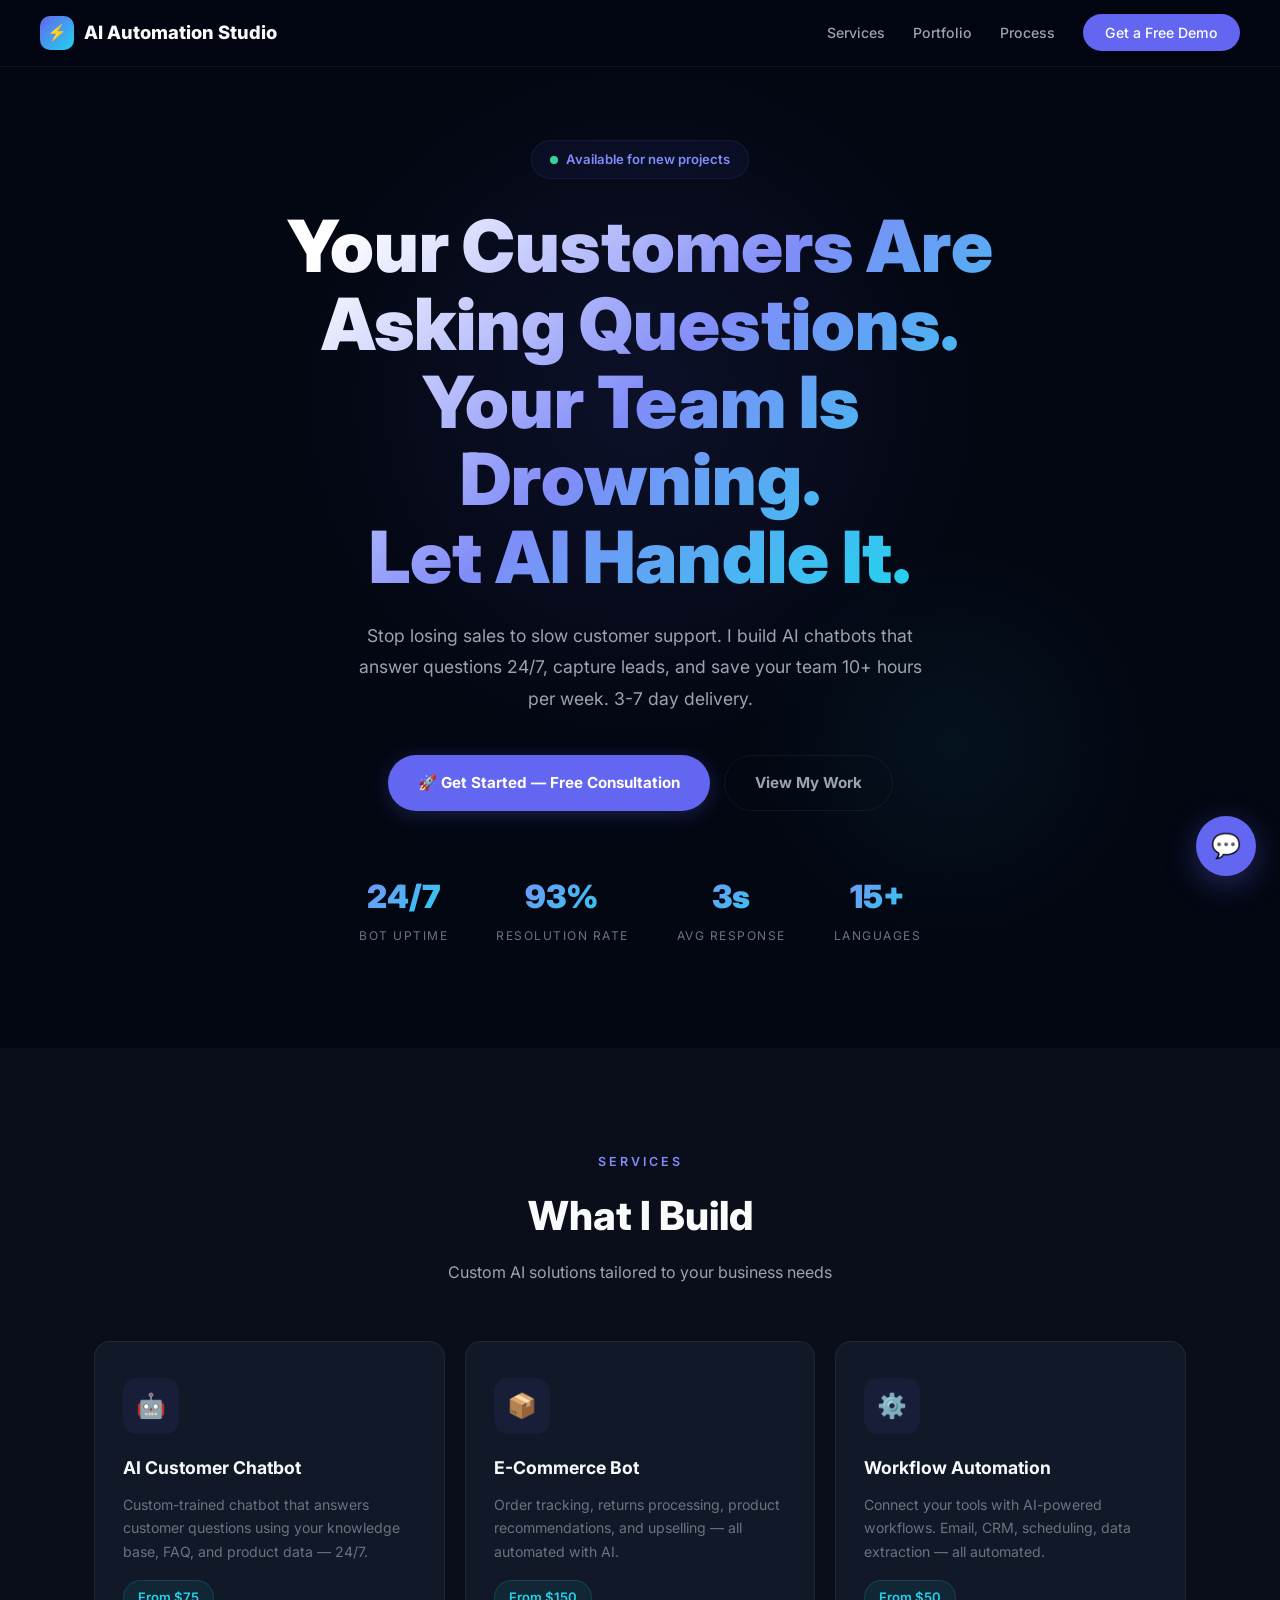
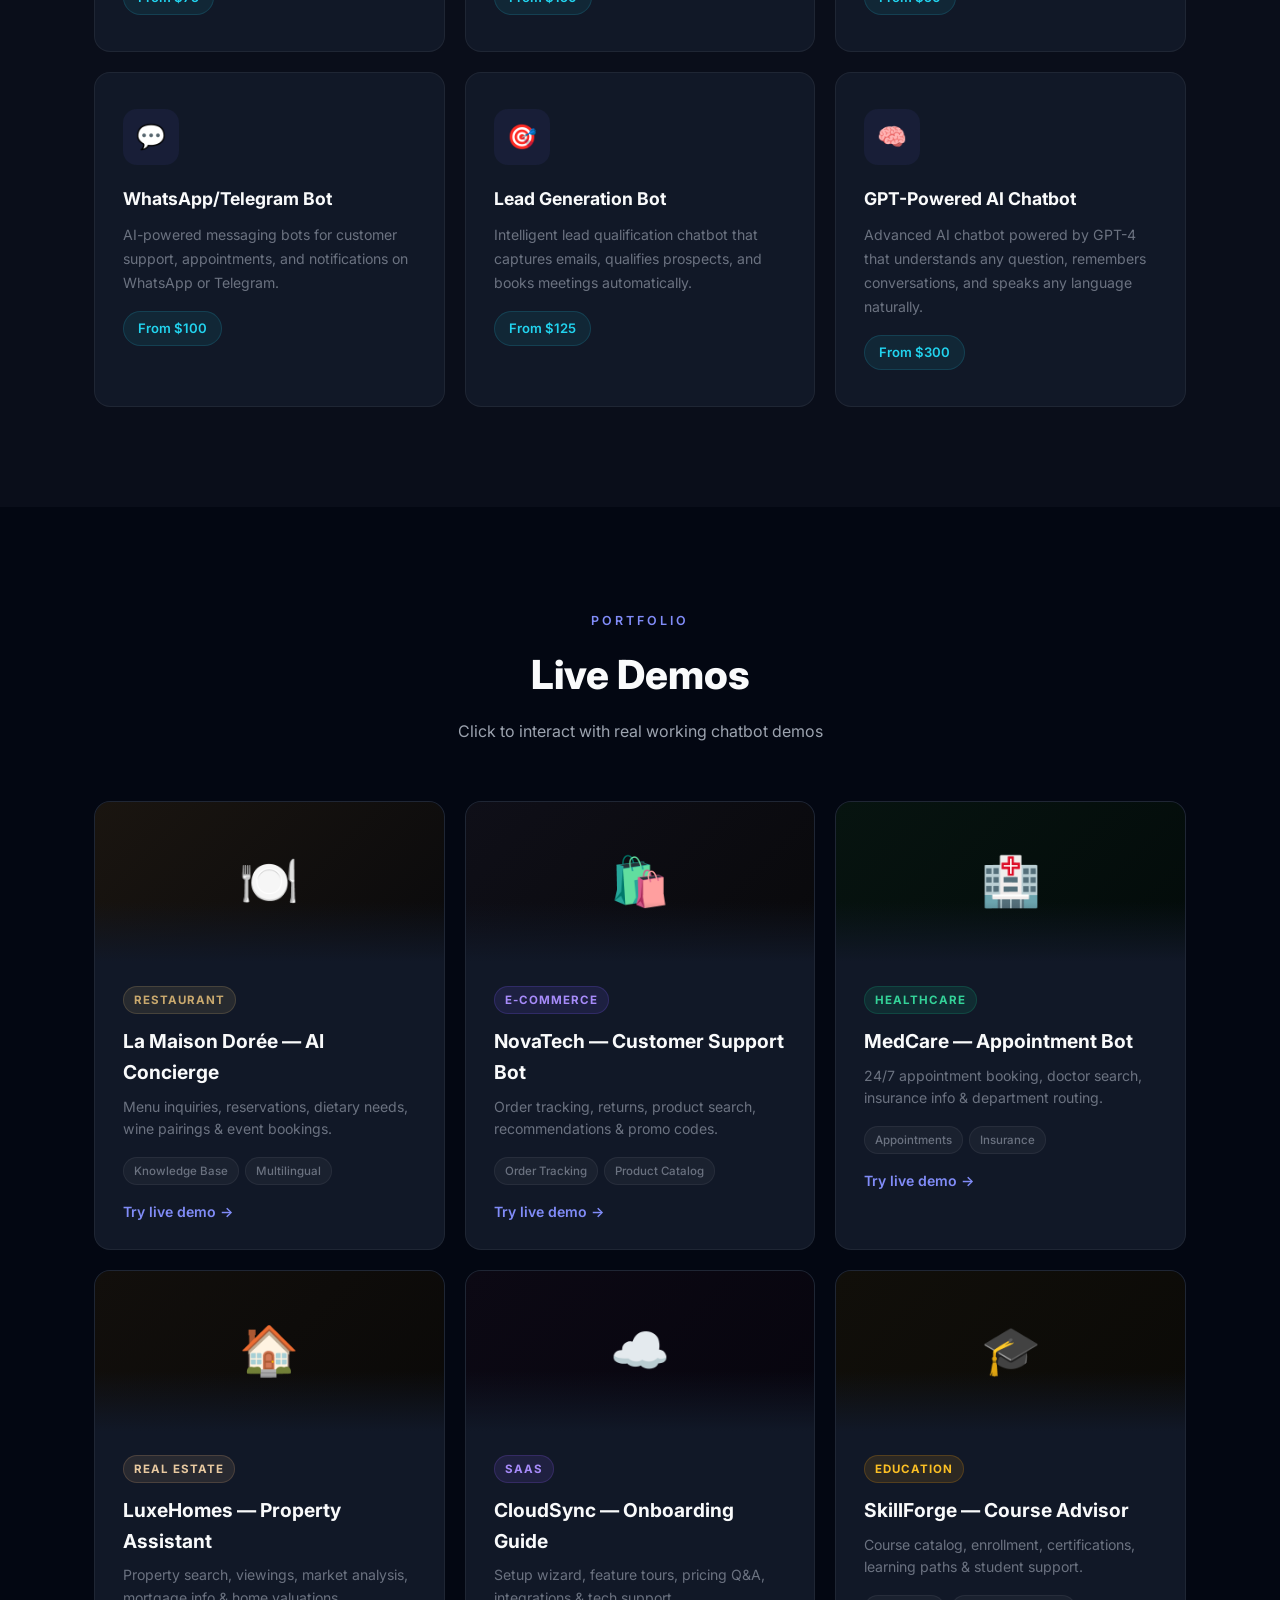
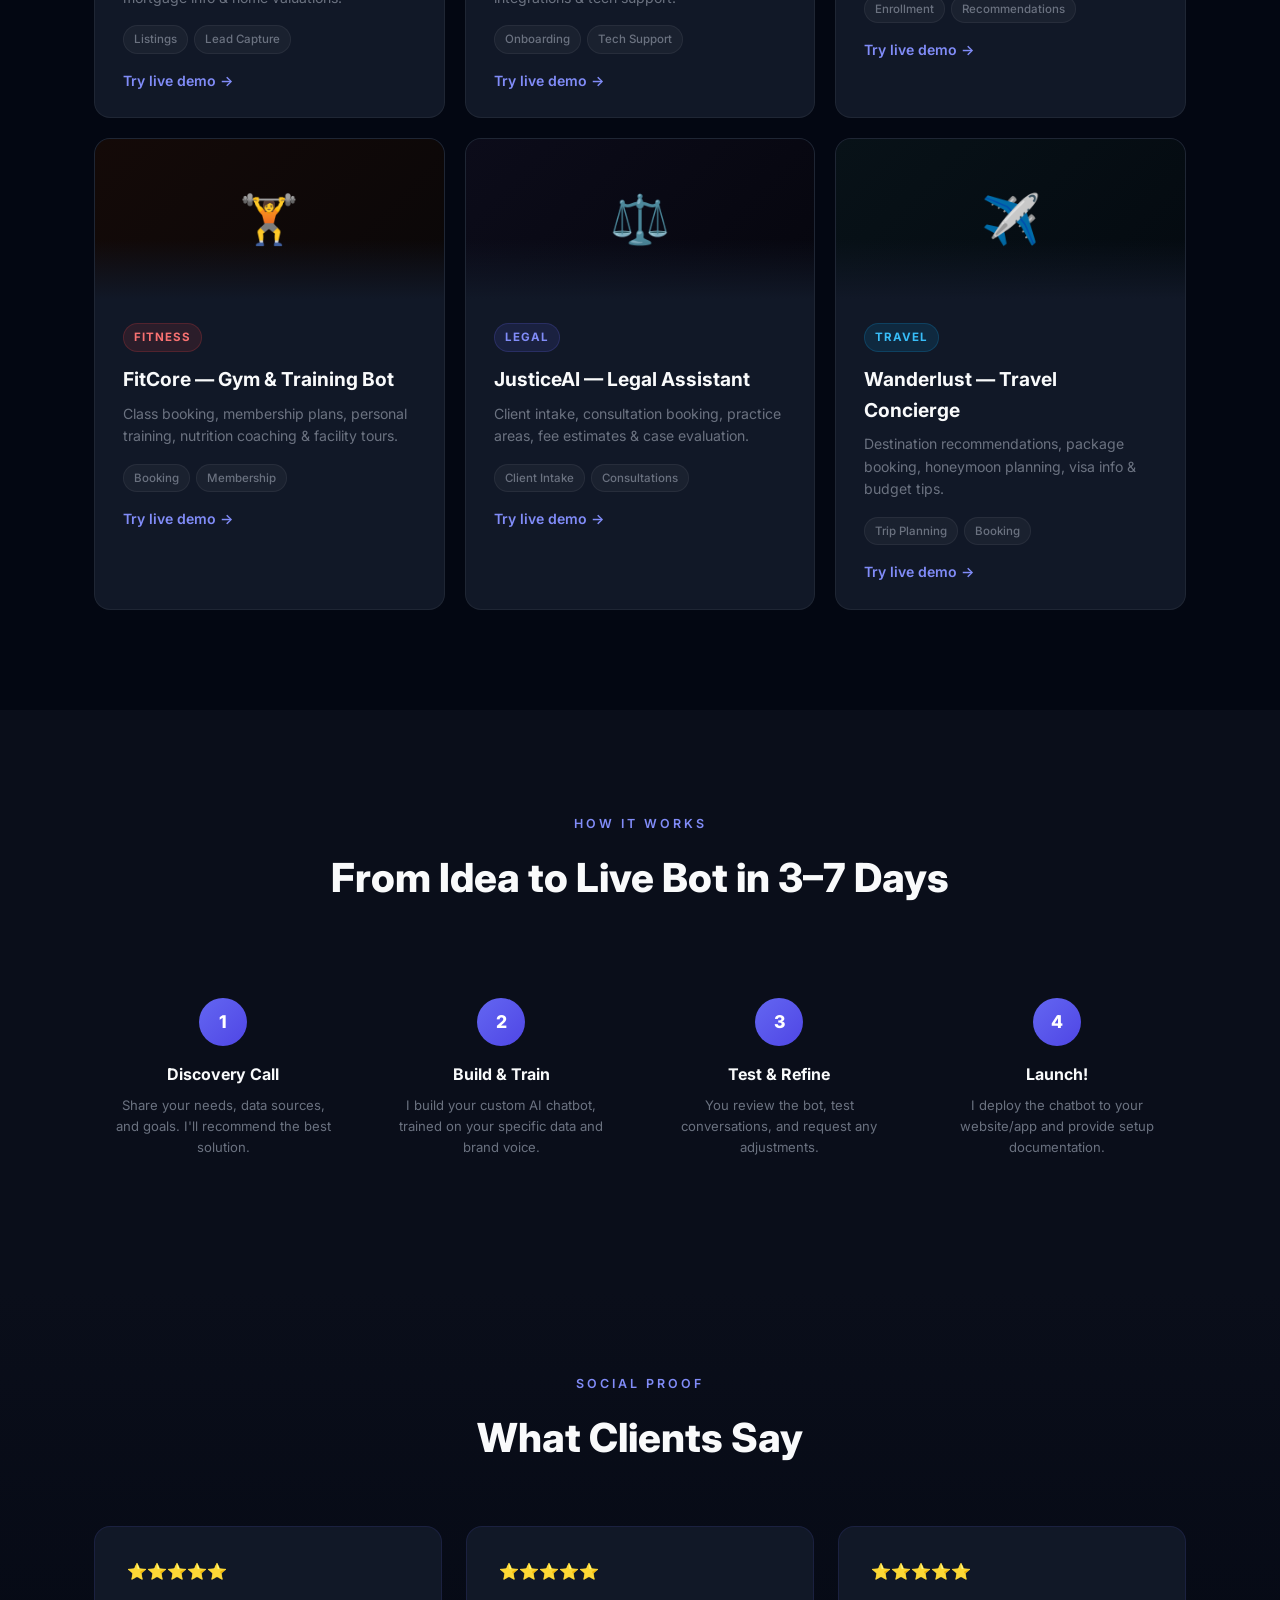
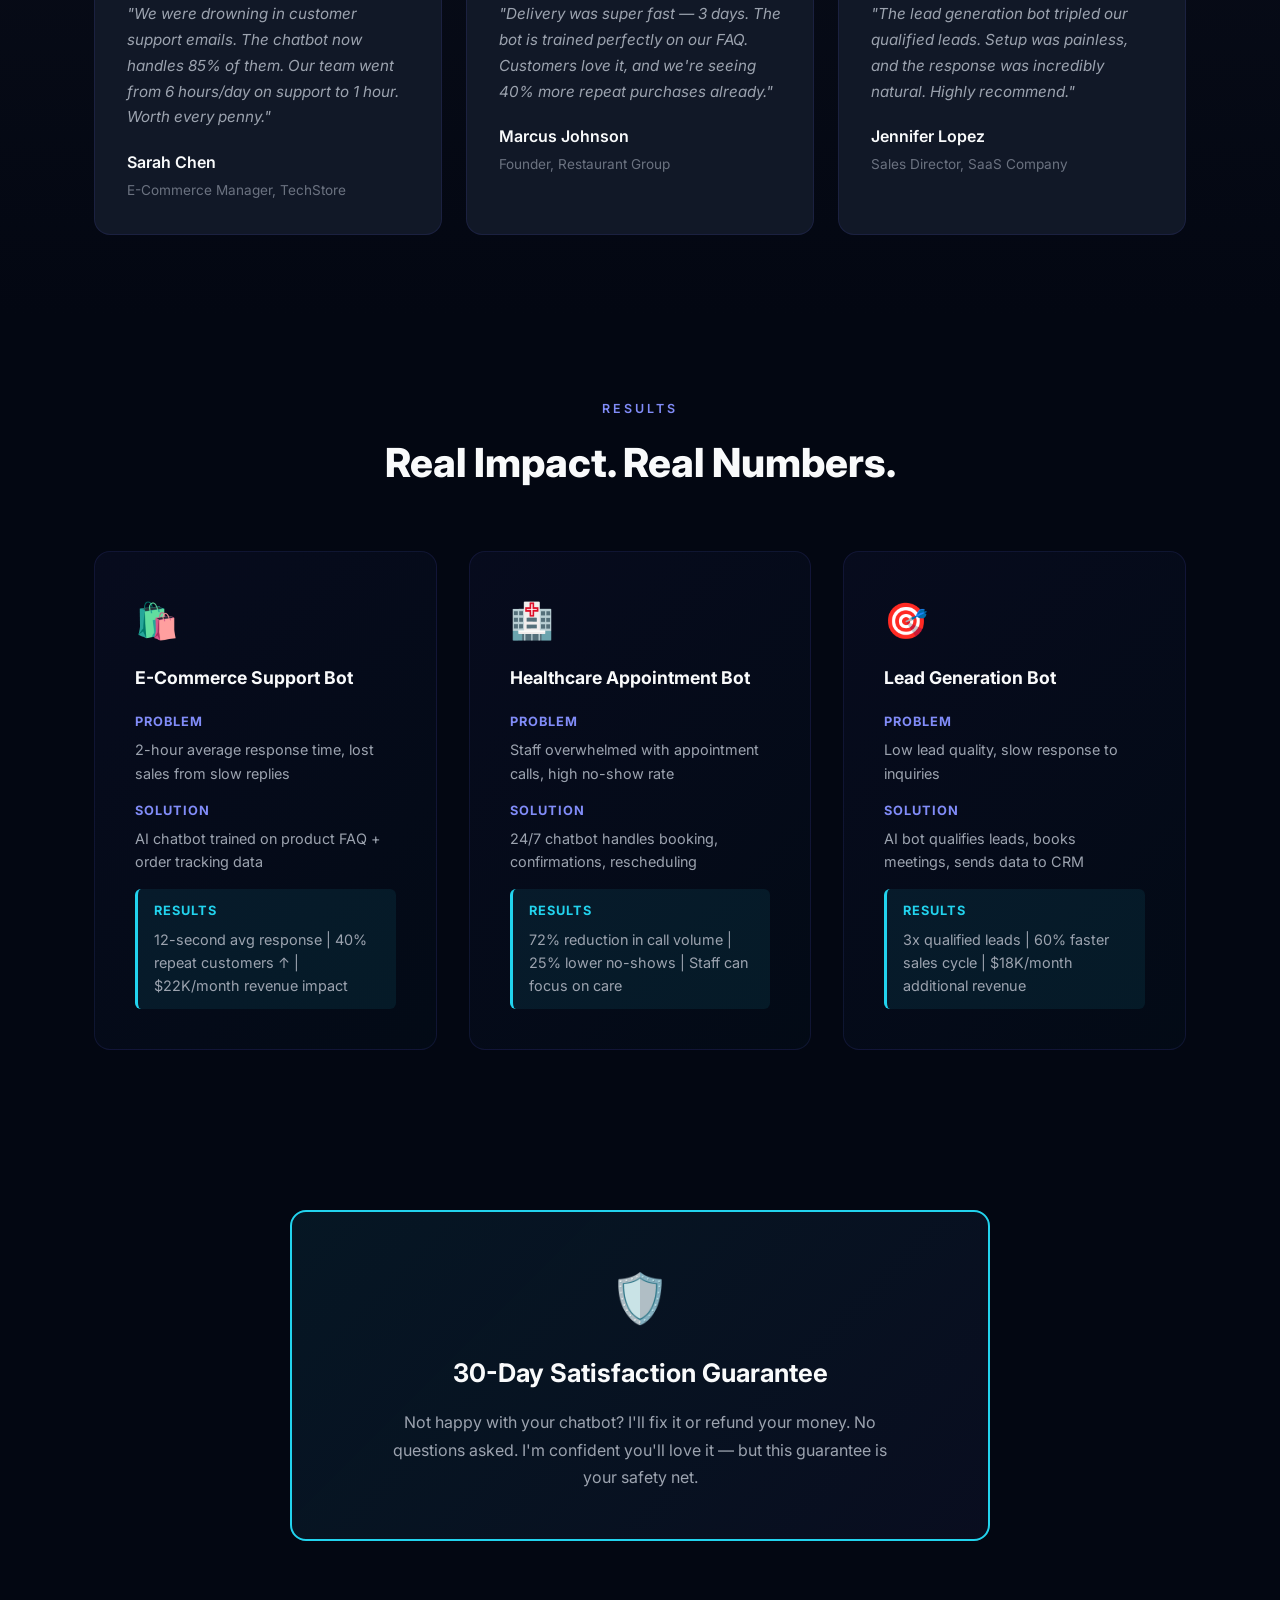
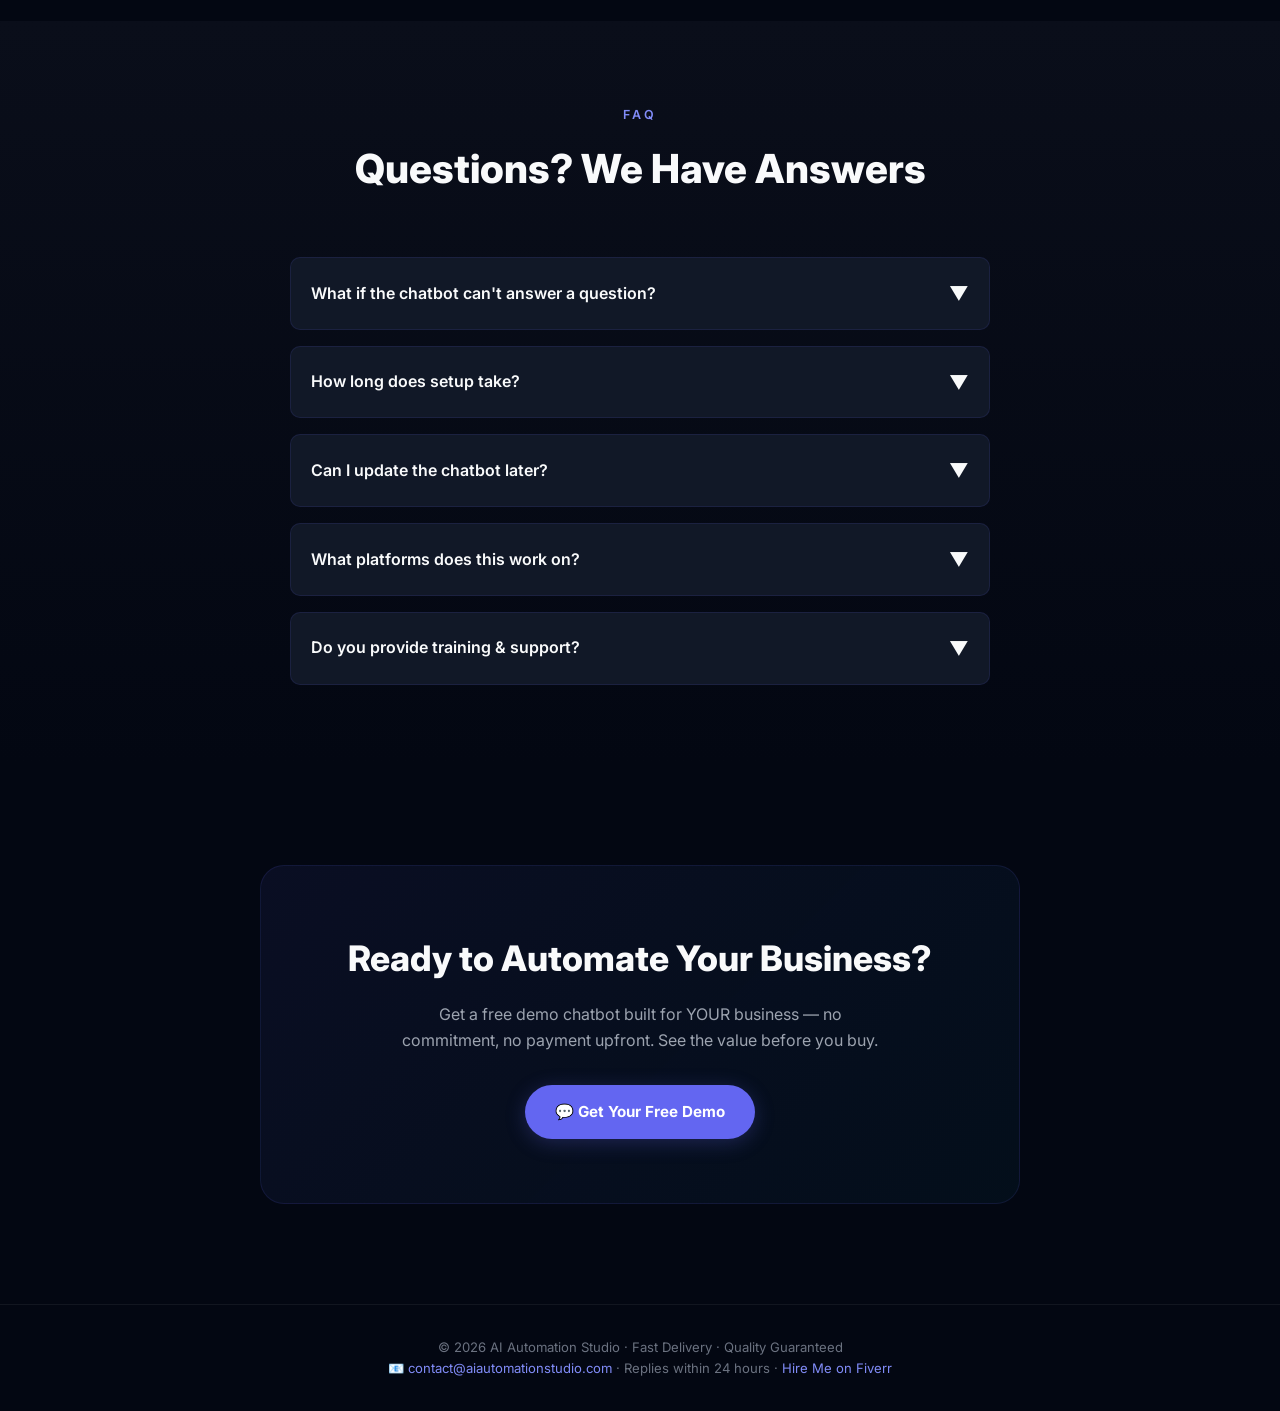
<file: index.html>
<!DOCTYPE html>
<html lang="en">

<head>
    <meta charset="UTF-8">
    <meta name="viewport" content="width=device-width, initial-scale=1.0">
    <title>AI Automation Studio — Custom AI Chatbots & Workflow Automation</title>
    <meta name="description"
        content="We build intelligent AI chatbots and automation systems that grow your business. 24/7 customer support, lead capture, and workflow automation.">
    <link rel="preconnect" href="https://fonts.googleapis.com">
    <link rel="preconnect" href="https://fonts.gstatic.com" crossorigin>
    <link href="https://fonts.googleapis.com/css2?family=Inter:wght@300;400;500;600;700;800;900&display=swap"
        rel="stylesheet">
    <style>
        /* === Design System === */
        :root {
            --primary: #6366F1;
            --primary-light: #818CF8;
            --primary-dark: #4F46E5;
            --primary-glow: rgba(99, 102, 241, 0.25);
            --accent: #22D3EE;
            --accent2: #F472B6;
            --green: #34D399;
            --orange: #FB923C;
            --bg: #030712;
            --bg-2: #0A0E1A;
            --bg-card: #111827;
            --bg-card-hover: #1F2937;
            --text: #F9FAFB;
            --text-2: #9CA3AF;
            --text-3: #6B7280;
            --border: rgba(99, 102, 241, 0.12);
            --border-2: rgba(255, 255, 255, 0.06);
            --font: 'Inter', -apple-system, sans-serif;
            --radius: 16px;
            --radius-sm: 10px;
            --tr: 0.3s cubic-bezier(0.4, 0, 0.2, 1);
        }

        *,
        *::before,
        *::after {
            margin: 0;
            padding: 0;
            box-sizing: border-box;
        }

        html {
            scroll-behavior: smooth;
        }

        body {
            font-family: var(--font);
            background: var(--bg);
            color: var(--text);
            line-height: 1.6;
            overflow-x: hidden;
            -webkit-font-smoothing: antialiased;
        }

        .container {
            max-width: 1140px;
            margin: 0 auto;
            padding: 0 24px;
        }

        a {
            text-decoration: none;
            color: inherit;
        }

        /* === Navigation === */
        .nav {
            position: fixed;
            top: 0;
            left: 0;
            right: 0;
            z-index: 100;
            padding: 16px 40px;
            display: flex;
            justify-content: space-between;
            align-items: center;
            background: rgba(3, 7, 18, 0.85);
            backdrop-filter: blur(20px);
            border-bottom: 1px solid var(--border-2);
        }

        .nav-brand {
            display: flex;
            align-items: center;
            gap: 10px;
            font-weight: 800;
            font-size: 1.15rem;
        }

        .nav-brand .icon {
            width: 34px;
            height: 34px;
            background: linear-gradient(135deg, var(--primary), var(--accent));
            border-radius: 10px;
            display: flex;
            align-items: center;
            justify-content: center;
            font-size: 1rem;
        }

        .nav-links {
            display: flex;
            gap: 28px;
            list-style: none;
            align-items: center;
        }

        .nav-links a {
            font-size: 0.88rem;
            font-weight: 500;
            color: var(--text-2);
            transition: color var(--tr);
        }

        .nav-links a:hover {
            color: var(--text);
        }

        .nav-cta {
            background: var(--primary);
            color: white !important;
            padding: 10px 22px;
            border-radius: 100px;
            font-weight: 600;
        }

        .nav-cta:hover {
            background: var(--primary-light);
        }

        /* === Hero === */
        .hero {
            position: relative;
            min-height: 100vh;
            display: flex;
            align-items: center;
            justify-content: center;
            text-align: center;
            padding: 140px 24px 100px;
            overflow: hidden;
        }

        .hero-glow {
            position: absolute;
            top: 5%;
            left: 50%;
            transform: translateX(-50%);
            width: 700px;
            height: 700px;
            background: radial-gradient(ellipse, rgba(99, 102, 241, 0.1) 0%, transparent 70%);
            pointer-events: none;
        }

        .hero-glow-2 {
            position: absolute;
            bottom: 10%;
            right: 10%;
            width: 400px;
            height: 400px;
            background: radial-gradient(ellipse, rgba(34, 211, 238, 0.06) 0%, transparent 70%);
            pointer-events: none;
        }

        .hero-content {
            position: relative;
            z-index: 2;
            max-width: 780px;
        }

        .hero-pill {
            display: inline-flex;
            align-items: center;
            gap: 8px;
            font-size: 0.82rem;
            font-weight: 600;
            color: var(--primary-light);
            padding: 8px 18px;
            border-radius: 100px;
            border: 1px solid var(--border);
            background: rgba(99, 102, 241, 0.06);
            margin-bottom: 28px;
            animation: fadeUp 0.8s ease forwards;
        }

        .hero-pill .dot {
            width: 8px;
            height: 8px;
            background: var(--green);
            border-radius: 50%;
            animation: pulse 2s ease infinite;
        }

        .hero h1 {
            font-size: clamp(2.6rem, 6vw, 4.5rem);
            font-weight: 900;
            line-height: 1.08;
            margin-bottom: 24px;
            background: linear-gradient(135deg, #fff 10%, var(--primary-light) 50%, var(--accent) 90%);
            -webkit-background-clip: text;
            -webkit-text-fill-color: transparent;
            background-clip: text;
            animation: fadeUp 0.8s 0.15s ease forwards;
            opacity: 0;
        }

        .hero-sub {
            font-size: 1.1rem;
            color: var(--text-2);
            max-width: 580px;
            margin: 0 auto 40px;
            line-height: 1.8;
            animation: fadeUp 0.8s 0.3s ease forwards;
            opacity: 0;
        }

        .hero-btns {
            display: flex;
            gap: 14px;
            justify-content: center;
            animation: fadeUp 0.8s 0.45s ease forwards;
            opacity: 0;
        }

        .btn {
            display: inline-flex;
            align-items: center;
            gap: 8px;
            padding: 15px 30px;
            border-radius: 100px;
            font-family: var(--font);
            font-size: 0.95rem;
            font-weight: 700;
            cursor: pointer;
            border: none;
            transition: all var(--tr);
        }

        .btn-primary {
            background: var(--primary);
            color: white;
            box-shadow: 0 4px 20px var(--primary-glow);
        }

        .btn-primary:hover {
            background: var(--primary-light);
            transform: translateY(-2px);
        }

        .btn-outline {
            background: transparent;
            color: var(--text-2);
            border: 1px solid var(--border-2);
        }

        .btn-outline:hover {
            background: rgba(255, 255, 255, 0.04);
            color: var(--text);
        }

        .hero-trust {
            margin-top: 60px;
            display: flex;
            justify-content: center;
            gap: 48px;
            animation: fadeUp 0.8s 0.6s ease forwards;
            opacity: 0;
        }

        .trust-item {
            text-align: center;
        }

        .trust-num {
            display: block;
            font-size: 2rem;
            font-weight: 900;
            background: linear-gradient(135deg, var(--primary-light), var(--accent));
            -webkit-background-clip: text;
            -webkit-text-fill-color: transparent;
        }

        .trust-label {
            font-size: 0.75rem;
            color: var(--text-3);
            text-transform: uppercase;
            letter-spacing: 1.5px;
        }

        /* === Services === */
        .services {
            padding: 100px 0;
            background: var(--bg-2);
        }

        .section-head {
            text-align: center;
            margin-bottom: 56px;
        }

        .section-tag {
            display: inline-block;
            font-size: 0.78rem;
            font-weight: 600;
            color: var(--primary-light);
            text-transform: uppercase;
            letter-spacing: 3px;
            margin-bottom: 12px;
        }

        .section-head h2 {
            font-size: clamp(1.8rem, 3.5vw, 2.5rem);
            font-weight: 800;
            margin-bottom: 12px;
        }

        .section-head p {
            color: var(--text-2);
            max-width: 500px;
            margin: 0 auto;
        }

        .services-grid {
            display: grid;
            grid-template-columns: repeat(3, 1fr);
            gap: 20px;
        }

        .service-card {
            background: var(--bg-card);
            border: 1px solid var(--border-2);
            border-radius: var(--radius);
            padding: 36px 28px;
            transition: all var(--tr);
        }

        .service-card:hover {
            border-color: var(--border);
            transform: translateY(-4px);
            box-shadow: 0 16px 48px rgba(0, 0, 0, 0.4);
        }

        .service-icon {
            width: 56px;
            height: 56px;
            background: rgba(99, 102, 241, 0.08);
            border-radius: 14px;
            display: flex;
            align-items: center;
            justify-content: center;
            font-size: 1.5rem;
            margin-bottom: 20px;
        }

        .service-card h3 {
            font-size: 1.1rem;
            font-weight: 700;
            margin-bottom: 10px;
        }

        .service-card p {
            font-size: 0.88rem;
            color: var(--text-3);
            line-height: 1.7;
        }

        .service-price {
            display: inline-block;
            margin-top: 16px;
            font-size: 0.82rem;
            font-weight: 600;
            color: var(--accent);
            padding: 6px 14px;
            border-radius: 100px;
            background: rgba(34, 211, 238, 0.08);
            border: 1px solid rgba(34, 211, 238, 0.15);
        }

        /* === Portfolio / Demos === */
        .portfolio {
            padding: 100px 0;
        }

        .portfolio-grid {
            display: grid;
            grid-template-columns: repeat(3, 1fr);
            gap: 20px;
        }

        .portfolio-card {
            position: relative;
            background: var(--bg-card);
            border: 1px solid var(--border-2);
            border-radius: var(--radius);
            overflow: hidden;
            transition: all var(--tr);
            cursor: pointer;
        }

        .portfolio-card:hover {
            border-color: var(--border);
            transform: translateY(-4px);
            box-shadow: 0 20px 60px rgba(0, 0, 0, 0.5);
        }

        .portfolio-preview {
            height: 160px;
            display: flex;
            align-items: center;
            justify-content: center;
            font-size: 3rem;
            position: relative;
            overflow: hidden;
        }

        .portfolio-preview.restaurant {
            background: linear-gradient(135deg, #1a1510, #0A0A0C);
        }

        .portfolio-preview.ecommerce {
            background: linear-gradient(135deg, #0F0F18, #09090B);
        }

        .portfolio-preview.healthcare {
            background: linear-gradient(135deg, #071410, #030B0A);
        }

        .portfolio-preview.realestate {
            background: linear-gradient(135deg, #120F0C, #0A0908);
        }

        .portfolio-preview.saas {
            background: linear-gradient(135deg, #0C0914, #07050E);
        }

        .portfolio-preview.education {
            background: linear-gradient(135deg, #110F0A, #0B0A07);
        }

        .portfolio-preview.fitness {
            background: linear-gradient(135deg, #140A08, #0A0708);
        }

        .portfolio-preview.legal {
            background: linear-gradient(135deg, #0C0C1A, #06060E);
        }

        .portfolio-preview.travel {
            background: linear-gradient(135deg, #081218, #040A10);
        }

        .portfolio-preview.automation {
            background: linear-gradient(135deg, #0A1020, #050818);
        }

        .portfolio-preview::after {
            content: '';
            position: absolute;
            bottom: 0;
            left: 0;
            right: 0;
            height: 60px;
            background: linear-gradient(transparent, var(--bg-card));
        }

        .portfolio-info {
            padding: 24px 28px;
        }

        .portfolio-badge {
            display: inline-block;
            font-size: 0.72rem;
            font-weight: 700;
            text-transform: uppercase;
            letter-spacing: 1px;
            padding: 4px 10px;
            border-radius: 100px;
            margin-bottom: 12px;
        }

        .portfolio-badge.gold {
            background: rgba(201, 169, 110, 0.12);
            color: #C9A96E;
            border: 1px solid rgba(201, 169, 110, 0.2);
        }

        .portfolio-badge.purple {
            background: rgba(124, 92, 252, 0.12);
            color: #A78BFA;
            border: 1px solid rgba(124, 92, 252, 0.2);
        }

        .portfolio-badge.green {
            background: rgba(16, 185, 129, 0.12);
            color: #34D399;
            border: 1px solid rgba(16, 185, 129, 0.2);
        }

        .portfolio-badge.amber {
            background: rgba(212, 165, 116, 0.12);
            color: #E8C9A0;
            border: 1px solid rgba(212, 165, 116, 0.2);
        }

        .portfolio-badge.violet {
            background: rgba(139, 92, 246, 0.12);
            color: #A78BFA;
            border: 1px solid rgba(139, 92, 246, 0.2);
        }

        .portfolio-badge.orange {
            background: rgba(245, 158, 11, 0.12);
            color: #FBBF24;
            border: 1px solid rgba(245, 158, 11, 0.2);
        }

        .portfolio-badge.blue {
            background: rgba(59, 130, 246, 0.12);
            color: #60A5FA;
            border: 1px solid rgba(59, 130, 246, 0.2);
        }

        .portfolio-badge.red {
            background: rgba(239, 68, 68, 0.12);
            color: #F87171;
            border: 1px solid rgba(239, 68, 68, 0.2);
        }

        .portfolio-badge.indigo {
            background: rgba(99, 102, 241, 0.12);
            color: #818CF8;
            border: 1px solid rgba(99, 102, 241, 0.2);
        }

        .portfolio-badge.cyan {
            background: rgba(14, 165, 233, 0.12);
            color: #38BDF8;
            border: 1px solid rgba(14, 165, 233, 0.2);
        }

        .portfolio-info h3 {
            font-size: 1.2rem;
            font-weight: 700;
            margin-bottom: 8px;
        }

        .portfolio-info p {
            font-size: 0.88rem;
            color: var(--text-3);
            line-height: 1.6;
            margin-bottom: 16px;
        }

        .portfolio-tags {
            display: flex;
            gap: 6px;
            flex-wrap: wrap;
        }

        .portfolio-tag {
            font-size: 0.72rem;
            font-weight: 500;
            padding: 4px 10px;
            border-radius: 100px;
            background: rgba(255, 255, 255, 0.04);
            color: var(--text-3);
            border: 1px solid var(--border-2);
        }

        .portfolio-link {
            display: inline-flex;
            align-items: center;
            gap: 6px;
            margin-top: 16px;
            font-size: 0.88rem;
            font-weight: 600;
            color: var(--primary-light);
            transition: all var(--tr);
        }

        .portfolio-link:hover {
            color: var(--accent);
            gap: 10px;
        }

        /* === Process === */
        .process {
            padding: 100px 0;
            background: var(--bg-2);
        }

        .process-grid {
            display: grid;
            grid-template-columns: repeat(4, 1fr);
            gap: 20px;
        }

        .process-step {
            text-align: center;
            padding: 32px 20px;
            position: relative;
        }

        .process-num {
            width: 48px;
            height: 48px;
            background: linear-gradient(135deg, var(--primary), var(--primary-dark));
            border-radius: 50%;
            display: flex;
            align-items: center;
            justify-content: center;
            font-size: 1.1rem;
            font-weight: 800;
            color: white;
            margin: 0 auto 16px;
        }

        .process-step h4 {
            font-size: 1rem;
            font-weight: 700;
            margin-bottom: 8px;
        }

        .process-step p {
            font-size: 0.82rem;
            color: var(--text-3);
            line-height: 1.6;
        }

        /* === CTA === */
        .cta {
            padding: 100px 0;
            text-align: center;
        }

        .cta-box {
            background: linear-gradient(135deg, rgba(99, 102, 241, 0.08), rgba(34, 211, 238, 0.04));
            border: 1px solid var(--border);
            border-radius: 24px;
            padding: 64px 40px;
            max-width: 760px;
            margin: 0 auto;
        }

        .cta-box h2 {
            font-size: clamp(1.6rem, 3vw, 2.2rem);
            font-weight: 800;
            margin-bottom: 16px;
        }

        .cta-box p {
            color: var(--text-2);
            font-size: 1rem;
            max-width: 500px;
            margin: 0 auto 32px;
        }

        /* === Footer === */
        .footer {
            padding: 32px 0;
            border-top: 1px solid var(--border-2);
            text-align: center;
        }

        .footer p {
            color: var(--text-3);
            font-size: 0.82rem;
        }

        .footer a {
            color: var(--primary-light);
        }

        /* === Testimonials === */
        .testimonials {
            padding: 80px 0;
            background: linear-gradient(180deg, var(--bg-2) 0%, var(--bg) 100%);
        }

        .testimonials-grid {
            display: grid;
            grid-template-columns: repeat(auto-fit, minmax(320px, 1fr));
            gap: 24px;
            margin-top: 48px;
        }

        .testimonial-card {
            background: var(--bg-card);
            border: 1px solid var(--border);
            border-radius: var(--radius);
            padding: 32px;
            transition: all var(--tr);
        }

        .testimonial-card:hover {
            border-color: var(--primary-light);
            background: var(--bg-card-hover);
        }

        .testimonial-stars {
            color: #FBBF24;
            font-size: 1rem;
            margin-bottom: 16px;
        }

        .testimonial-quote {
            color: var(--text-2);
            font-size: 0.95rem;
            line-height: 1.7;
            margin-bottom: 20px;
            font-style: italic;
        }

        .testimonial-author {
            font-weight: 600;
            color: var(--text);
            margin-bottom: 4px;
        }

        .testimonial-company {
            color: var(--text-3);
            font-size: 0.85rem;
        }

        /* === Case Studies === */
        .case-studies {
            padding: 80px 0;
        }

        .case-studies-grid {
            display: grid;
            grid-template-columns: repeat(auto-fit, minmax(340px, 1fr));
            gap: 32px;
            margin-top: 48px;
        }

        .case-study-card {
            background: linear-gradient(135deg, rgba(99, 102, 241, 0.05), rgba(34, 211, 238, 0.02));
            border: 1px solid var(--border);
            border-radius: var(--radius);
            padding: 40px;
            transition: all var(--tr);
        }

        .case-study-card:hover {
            border-color: var(--primary-light);
            transform: translateY(-4px);
        }

        .case-study-icon {
            font-size: 2.2rem;
            margin-bottom: 16px;
        }

        .case-study-title {
            font-size: 1.1rem;
            font-weight: 700;
            margin-bottom: 20px;
            color: var(--text);
        }

        .case-study-section {
            margin-bottom: 16px;
        }

        .case-study-label {
            color: var(--primary-light);
            font-size: 0.8rem;
            font-weight: 700;
            text-transform: uppercase;
            letter-spacing: 1px;
            margin-bottom: 6px;
        }

        .case-study-text {
            color: var(--text-2);
            font-size: 0.9rem;
            line-height: 1.6;
        }

        .case-study-result {
            background: rgba(34, 211, 238, 0.08);
            border-left: 3px solid var(--accent);
            padding: 12px 16px;
            border-radius: 6px;
            margin-top: 16px;
        }

        .case-study-result .case-study-label {
            color: var(--accent);
            margin-bottom: 6px;
        }

        /* === FAQ === */
        .faq {
            padding: 80px 0;
            background: linear-gradient(180deg, var(--bg-2) 0%, var(--bg) 100%);
        }

        .faq-items {
            max-width: 700px;
            margin: 48px auto 0;
            display: flex;
            flex-direction: column;
            gap: 16px;
        }

        .faq-item {
            background: var(--bg-card);
            border: 1px solid var(--border);
            border-radius: var(--radius-sm);
            overflow: hidden;
            cursor: pointer;
            transition: all var(--tr);
        }

        .faq-item:hover {
            border-color: var(--primary-light);
        }

        .faq-question {
            padding: 20px;
            display: flex;
            justify-content: space-between;
            align-items: center;
            font-weight: 600;
            color: var(--text);
            gap: 16px;
        }

        .faq-toggle {
            font-size: 1.2rem;
            transition: transform var(--tr);
            flex-shrink: 0;
        }

        .faq-item.open .faq-toggle {
            transform: rotate(180deg);
        }

        .faq-answer {
            max-height: 0;
            overflow: hidden;
            transition: max-height var(--tr);
        }

        .faq-item.open .faq-answer {
            max-height: 500px;
        }

        .faq-answer-text {
            padding: 0 20px 20px 20px;
            color: var(--text-2);
            line-height: 1.7;
            border-top: 1px solid var(--border-2);
        }

        /* === Guarantee === */
        .guarantee {
            padding: 80px 0;
        }

        .guarantee-box {
            background: linear-gradient(135deg, rgba(34, 211, 238, 0.08), rgba(99, 102, 241, 0.06));
            border: 2px solid var(--accent);
            border-radius: var(--radius);
            padding: 48px 40px;
            text-align: center;
            max-width: 700px;
            margin: 0 auto;
        }

        .guarantee-icon {
            font-size: 3rem;
            margin-bottom: 16px;
        }

        .guarantee-box h3 {
            font-size: 1.6rem;
            margin-bottom: 16px;
            color: var(--text);
        }

        .guarantee-box p {
            color: var(--text-2);
            font-size: 1rem;
            line-height: 1.7;
            max-width: 500px;
            margin: 0 auto;
        }

        .footer a {
            color: var(--primary-light);
        }
        @keyframes fadeUp {
            from {
                opacity: 0;
                transform: translateY(16px);
            }

            to {
                opacity: 1;
                transform: translateY(0);
            }
        }

        @keyframes pulse {

            0%,
            100% {
                opacity: 1;
            }

            50% {
                opacity: 0.4;
            }
        }

        /* === Responsive === */
        @media (max-width: 768px) {
            .nav-links {
                display: none;
            }

            .services-grid {
                grid-template-columns: 1fr;
            }

            .portfolio-grid {
                grid-template-columns: 1fr 1fr;
            }

            .process-grid {
                grid-template-columns: repeat(2, 1fr);
            }

            .hero-trust {
                flex-wrap: wrap;
                gap: 28px;
            }

            .hero-btns {
                flex-direction: column;
                align-items: center;
            }

            .testimonials-grid {
                grid-template-columns: 1fr;
            }

            .case-studies-grid {
                grid-template-columns: 1fr;
            }

            .guarantee-box {
                padding: 32px 24px;
            }
        }
    </style>
</head>

<body>
    <!-- Navigation -->
    <nav class="nav">
        <a href="#" class="nav-brand">
            <div class="icon">⚡</div>
            <span>AI Automation Studio</span>
        </a>
        <ul class="nav-links">
            <li><a href="#services">Services</a></li>
            <li><a href="#portfolio">Portfolio</a></li>
            <li><a href="#process">Process</a></li>
            <li><a href="#contact" class="nav-cta">Get a Free Demo</a></li>
        </ul>
    </nav>

    <!-- Hero -->
    <section class="hero">
        <div class="hero-glow"></div>
        <div class="hero-glow-2"></div>
        <div class="hero-content">
            <div class="hero-pill">
                <div class="dot"></div>
                Available for new projects
            </div>
            <h1>Your Customers Are<br>Asking Questions.<br>Your Team Is Drowning.<br>Let AI Handle It.</h1>
            <p class="hero-sub">Stop losing sales to slow customer support. I build AI chatbots that answer questions 24/7, capture leads, and save your team 10+ hours per week. 3-7 day delivery.</p>
            <div class="hero-btns">
                <a href="#contact" class="btn btn-primary">🚀 Get Started — Free Consultation</a>
                <a href="#portfolio" class="btn btn-outline">View My Work</a>
            </div>
            <div class="hero-trust">
                <div class="trust-item">
                    <span class="trust-num">24/7</span>
                    <span class="trust-label">Bot Uptime</span>
                </div>
                <div class="trust-item">
                    <span class="trust-num">93%</span>
                    <span class="trust-label">Resolution Rate</span>
                </div>
                <div class="trust-item">
                    <span class="trust-num">3s</span>
                    <span class="trust-label">Avg Response</span>
                </div>
                <div class="trust-item">
                    <span class="trust-num">15+</span>
                    <span class="trust-label">Languages</span>
                </div>
            </div>
        </div>
    </section>

    <!-- Services -->
    <section class="services" id="services">
        <div class="container">
            <div class="section-head">
                <span class="section-tag">Services</span>
                <h2>What I Build</h2>
                <p>Custom AI solutions tailored to your business needs</p>
            </div>
            <div class="services-grid">
                <div class="service-card">
                    <div class="service-icon">🤖</div>
                    <h3>AI Customer Chatbot</h3>
                    <p>Custom-trained chatbot that answers customer questions using your knowledge base, FAQ, and
                        product data — 24/7.</p>
                    <span class="service-price">From $75</span>
                </div>
                <div class="service-card">
                    <div class="service-icon">📦</div>
                    <h3>E-Commerce Bot</h3>
                    <p>Order tracking, returns processing, product recommendations, and upselling — all automated with
                        AI.</p>
                    <span class="service-price">From $150</span>
                </div>
                <div class="service-card">
                    <div class="service-icon">⚙️</div>
                    <h3>Workflow Automation</h3>
                    <p>Connect your tools with AI-powered workflows. Email, CRM, scheduling, data extraction — all
                        automated.</p>
                    <span class="service-price">From $50</span>
                </div>
                <div class="service-card">
                    <div class="service-icon">💬</div>
                    <h3>WhatsApp/Telegram Bot</h3>
                    <p>AI-powered messaging bots for customer support, appointments, and notifications on WhatsApp or
                        Telegram.</p>
                    <span class="service-price">From $100</span>
                </div>
                <div class="service-card">
                    <div class="service-icon">🎯</div>
                    <h3>Lead Generation Bot</h3>
                    <p>Intelligent lead qualification chatbot that captures emails, qualifies prospects, and books
                        meetings automatically.</p>
                    <span class="service-price">From $125</span>
                </div>
                <div class="service-card">
                    <div class="service-icon">🧠</div>
                    <h3>GPT-Powered AI Chatbot</h3>
                    <p>Advanced AI chatbot powered by GPT-4 that understands any question, remembers conversations,
                        and speaks any language naturally.</p>
                    <span class="service-price">From $300</span>
                </div>
            </div>
        </div>
    </section>

    <!-- Portfolio -->
    <section class="portfolio" id="portfolio">
        <div class="container">
            <div class="section-head">
                <span class="section-tag">Portfolio</span>
                <h2>Live Demos</h2>
                <p>Click to interact with real working chatbot demos</p>
            </div>
            <div class="portfolio-grid">
                <a href="demos/restaurant-bot/index.html" class="portfolio-card">
                    <div class="portfolio-preview restaurant">🍽️</div>
                    <div class="portfolio-info">
                        <span class="portfolio-badge gold">Restaurant</span>
                        <h3>La Maison Dorée — AI Concierge</h3>
                        <p>Menu inquiries, reservations, dietary needs, wine pairings & event bookings.</p>
                        <div class="portfolio-tags">
                            <span class="portfolio-tag">Knowledge Base</span>
                            <span class="portfolio-tag">Multilingual</span>
                        </div>
                        <div class="portfolio-link">Try live demo →</div>
                    </div>
                </a>
                <a href="demos/ecommerce-bot/index.html" class="portfolio-card">
                    <div class="portfolio-preview ecommerce">🛍️</div>
                    <div class="portfolio-info">
                        <span class="portfolio-badge purple">E-Commerce</span>
                        <h3>NovaTech — Customer Support Bot</h3>
                        <p>Order tracking, returns, product search, recommendations & promo codes.</p>
                        <div class="portfolio-tags">
                            <span class="portfolio-tag">Order Tracking</span>
                            <span class="portfolio-tag">Product Catalog</span>
                        </div>
                        <div class="portfolio-link">Try live demo →</div>
                    </div>
                </a>
                <a href="demos/healthcare-bot/index.html" class="portfolio-card">
                    <div class="portfolio-preview healthcare">🏥</div>
                    <div class="portfolio-info">
                        <span class="portfolio-badge green">Healthcare</span>
                        <h3>MedCare — Appointment Bot</h3>
                        <p>24/7 appointment booking, doctor search, insurance info & department routing.</p>
                        <div class="portfolio-tags">
                            <span class="portfolio-tag">Appointments</span>
                            <span class="portfolio-tag">Insurance</span>
                        </div>
                        <div class="portfolio-link">Try live demo →</div>
                    </div>
                </a>
                <a href="demos/realestate-bot/index.html" class="portfolio-card">
                    <div class="portfolio-preview realestate">🏠</div>
                    <div class="portfolio-info">
                        <span class="portfolio-badge amber">Real Estate</span>
                        <h3>LuxeHomes — Property Assistant</h3>
                        <p>Property search, viewings, market analysis, mortgage info & home valuations.</p>
                        <div class="portfolio-tags">
                            <span class="portfolio-tag">Listings</span>
                            <span class="portfolio-tag">Lead Capture</span>
                        </div>
                        <div class="portfolio-link">Try live demo →</div>
                    </div>
                </a>
                <a href="demos/saas-bot/index.html" class="portfolio-card">
                    <div class="portfolio-preview saas">☁️</div>
                    <div class="portfolio-info">
                        <span class="portfolio-badge violet">SaaS</span>
                        <h3>CloudSync — Onboarding Guide</h3>
                        <p>Setup wizard, feature tours, pricing Q&A, integrations & tech support.</p>
                        <div class="portfolio-tags">
                            <span class="portfolio-tag">Onboarding</span>
                            <span class="portfolio-tag">Tech Support</span>
                        </div>
                        <div class="portfolio-link">Try live demo →</div>
                    </div>
                </a>
                <a href="demos/education-bot/index.html" class="portfolio-card">
                    <div class="portfolio-preview education">🎓</div>
                    <div class="portfolio-info">
                        <span class="portfolio-badge orange">Education</span>
                        <h3>SkillForge — Course Advisor</h3>
                        <p>Course catalog, enrollment, certifications, learning paths & student support.</p>
                        <div class="portfolio-tags">
                            <span class="portfolio-tag">Enrollment</span>
                            <span class="portfolio-tag">Recommendations</span>
                        </div>
                        <div class="portfolio-link">Try live demo →</div>
                    </div>
                </a>
                <a href="demos/fitness-bot/index.html" class="portfolio-card">
                    <div class="portfolio-preview fitness">🏋️</div>
                    <div class="portfolio-info">
                        <span class="portfolio-badge red">Fitness</span>
                        <h3>FitCore — Gym & Training Bot</h3>
                        <p>Class booking, membership plans, personal training, nutrition coaching & facility tours.</p>
                        <div class="portfolio-tags">
                            <span class="portfolio-tag">Booking</span>
                            <span class="portfolio-tag">Membership</span>
                        </div>
                        <div class="portfolio-link">Try live demo →</div>
                    </div>
                </a>
                <a href="demos/legal-bot/index.html" class="portfolio-card">
                    <div class="portfolio-preview legal">⚖️</div>
                    <div class="portfolio-info">
                        <span class="portfolio-badge indigo">Legal</span>
                        <h3>JusticeAI — Legal Assistant</h3>
                        <p>Client intake, consultation booking, practice areas, fee estimates & case evaluation.</p>
                        <div class="portfolio-tags">
                            <span class="portfolio-tag">Client Intake</span>
                            <span class="portfolio-tag">Consultations</span>
                        </div>
                        <div class="portfolio-link">Try live demo →</div>
                    </div>
                </a>
                <a href="demos/travel-bot/index.html" class="portfolio-card">
                    <div class="portfolio-preview travel">✈️</div>
                    <div class="portfolio-info">
                        <span class="portfolio-badge cyan">Travel</span>
                        <h3>Wanderlust — Travel Concierge</h3>
                        <p>Destination recommendations, package booking, honeymoon planning, visa info & budget tips.</p>
                        <div class="portfolio-tags">
                            <span class="portfolio-tag">Trip Planning</span>
                            <span class="portfolio-tag">Booking</span>
                        </div>
                        <div class="portfolio-link">Try live demo →</div>
                    </div>
                </a>
            </div>
        </div>
    </section>

    <!-- Process -->
    <section class="process" id="process">
        <div class="container">
            <div class="section-head">
                <span class="section-tag">How It Works</span>
                <h2>From Idea to Live Bot in 3–7 Days</h2>
            </div>
            <div class="process-grid">
                <div class="process-step">
                    <div class="process-num">1</div>
                    <h4>Discovery Call</h4>
                    <p>Share your needs, data sources, and goals. I'll recommend the best solution.</p>
                </div>
                <div class="process-step">
                    <div class="process-num">2</div>
                    <h4>Build & Train</h4>
                    <p>I build your custom AI chatbot, trained on your specific data and brand voice.</p>
                </div>
                <div class="process-step">
                    <div class="process-num">3</div>
                    <h4>Test & Refine</h4>
                    <p>You review the bot, test conversations, and request any adjustments.</p>
                </div>
                <div class="process-step">
                    <div class="process-num">4</div>
                    <h4>Launch!</h4>
                    <p>I deploy the chatbot to your website/app and provide setup documentation.</p>
                </div>
            </div>
        </div>
    </section>

    <!-- Testimonials -->
    <section class="testimonials">
        <div class="container">
            <div class="section-head">
                <span class="section-tag">Social Proof</span>
                <h2>What Clients Say</h2>
            </div>
            <div class="testimonials-grid">
                <div class="testimonial-card">
                    <div class="testimonial-stars">⭐⭐⭐⭐⭐</div>
                    <div class="testimonial-quote">"We were drowning in customer support emails. The chatbot now handles 85% of them. Our team went from 6 hours/day on support to 1 hour. Worth every penny."</div>
                    <div class="testimonial-author">Sarah Chen</div>
                    <div class="testimonial-company">E-Commerce Manager, TechStore</div>
                </div>
                <div class="testimonial-card">
                    <div class="testimonial-stars">⭐⭐⭐⭐⭐</div>
                    <div class="testimonial-quote">"Delivery was super fast — 3 days. The bot is trained perfectly on our FAQ. Customers love it, and we're seeing 40% more repeat purchases already."</div>
                    <div class="testimonial-author">Marcus Johnson</div>
                    <div class="testimonial-company">Founder, Restaurant Group</div>
                </div>
                <div class="testimonial-card">
                    <div class="testimonial-stars">⭐⭐⭐⭐⭐</div>
                    <div class="testimonial-quote">"The lead generation bot tripled our qualified leads. Setup was painless, and the response was incredibly natural. Highly recommend."</div>
                    <div class="testimonial-author">Jennifer Lopez</div>
                    <div class="testimonial-company">Sales Director, SaaS Company</div>
                </div>
            </div>
        </div>
    </section>

    <!-- Case Studies -->
    <section class="case-studies" id="results">
        <div class="container">
            <div class="section-head">
                <span class="section-tag">Results</span>
                <h2>Real Impact. Real Numbers.</h2>
            </div>
            <div class="case-studies-grid">
                <div class="case-study-card">
                    <div class="case-study-icon">🛍️</div>
                    <div class="case-study-title">E-Commerce Support Bot</div>
                    <div class="case-study-section">
                        <div class="case-study-label">Problem</div>
                        <div class="case-study-text">2-hour average response time, lost sales from slow replies</div>
                    </div>
                    <div class="case-study-section">
                        <div class="case-study-label">Solution</div>
                        <div class="case-study-text">AI chatbot trained on product FAQ + order tracking data</div>
                    </div>
                    <div class="case-study-result">
                        <div class="case-study-label">Results</div>
                        <div class="case-study-text">12-second avg response | 40% repeat customers ↑ | $22K/month revenue impact</div>
                    </div>
                </div>
                <div class="case-study-card">
                    <div class="case-study-icon">🏥</div>
                    <div class="case-study-title">Healthcare Appointment Bot</div>
                    <div class="case-study-section">
                        <div class="case-study-label">Problem</div>
                        <div class="case-study-text">Staff overwhelmed with appointment calls, high no-show rate</div>
                    </div>
                    <div class="case-study-section">
                        <div class="case-study-label">Solution</div>
                        <div class="case-study-text">24/7 chatbot handles booking, confirmations, rescheduling</div>
                    </div>
                    <div class="case-study-result">
                        <div class="case-study-label">Results</div>
                        <div class="case-study-text">72% reduction in call volume | 25% lower no-shows | Staff can focus on care</div>
                    </div>
                </div>
                <div class="case-study-card">
                    <div class="case-study-icon">🎯</div>
                    <div class="case-study-title">Lead Generation Bot</div>
                    <div class="case-study-section">
                        <div class="case-study-label">Problem</div>
                        <div class="case-study-text">Low lead quality, slow response to inquiries</div>
                    </div>
                    <div class="case-study-section">
                        <div class="case-study-label">Solution</div>
                        <div class="case-study-text">AI bot qualifies leads, books meetings, sends data to CRM</div>
                    </div>
                    <div class="case-study-result">
                        <div class="case-study-label">Results</div>
                        <div class="case-study-text">3x qualified leads | 60% faster sales cycle | $18K/month additional revenue</div>
                    </div>
                </div>
            </div>
        </div>
    </section>

    <!-- Guarantee -->
    <section class="guarantee">
        <div class="container">
            <div class="guarantee-box">
                <div class="guarantee-icon">🛡️</div>
                <h3>30-Day Satisfaction Guarantee</h3>
                <p>Not happy with your chatbot? I'll fix it or refund your money. No questions asked. I'm confident you'll love it — but this guarantee is your safety net.</p>
            </div>
        </div>
    </section>

    <!-- FAQ -->
    <section class="faq" id="faq">
        <div class="container">
            <div class="section-head">
                <span class="section-tag">FAQ</span>
                <h2>Questions? We Have Answers</h2>
            </div>
            <div class="faq-items">
                <div class="faq-item">
                    <div class="faq-question">
                        <span>What if the chatbot can't answer a question?</span>
                        <span class="faq-toggle">▼</span>
                    </div>
                    <div class="faq-answer">
                        <div class="faq-answer-text">The chatbot gracefully hands off to a human agent. It will say something like "I think you should speak to our team directly" and display your contact info. You never lose a customer.</div>
                    </div>
                </div>
                <div class="faq-item">
                    <div class="faq-question">
                        <span>How long does setup take?</span>
                        <span class="faq-toggle">▼</span>
                    </div>
                    <div class="faq-answer">
                        <div class="faq-answer-text">Standard chatbots: 3-5 days. AI-powered chatbots: 5-7 days. I can do rush delivery (1-2 days) for +50% if you need it faster.</div>
                    </div>
                </div>
                <div class="faq-item">
                    <div class="faq-question">
                        <span>Can I update the chatbot later?</span>
                        <span class="faq-toggle">▼</span>
                    </div>
                    <div class="faq-answer">
                        <div class="faq-answer-text">Yes! You'll get a simple config file where you can edit questions, answers, and settings anytime — no coding skills required. Or I can maintain it for you as part of a monthly plan.</div>
                    </div>
                </div>
                <div class="faq-item">
                    <div class="faq-question">
                        <span>What platforms does this work on?</span>
                        <span class="faq-toggle">▼</span>
                    </div>
                    <div class="faq-answer">
                        <div class="faq-answer-text">Any website. WordPress, Shopify, Wix, Squarespace, Webflow, or custom HTML. If it has a website, we can add a chatbot to it. WhatsApp and Telegram bots are also available.</div>
                    </div>
                </div>
                <div class="faq-item">
                    <div class="faq-question">
                        <span>Do you provide training & support?</span>
                        <span class="faq-toggle">▼</span>
                    </div>
                    <div class="faq-answer">
                        <div class="faq-answer-text">Yes. Every order includes 7 days of post-delivery support, setup documentation, and installation help. I also offer monthly maintenance packages for ongoing updates and optimization.</div>
                    </div>
                </div>
            </div>
        </div>
    </section>

    <!-- CTA -->
    <section class="cta" id="contact">
        <div class="container">
            <div class="cta-box">
                <h2>Ready to Automate Your Business?</h2>
                <p>Get a free demo chatbot built for YOUR business — no commitment, no payment upfront. See the value
                    before you buy.</p>
                <a href="https://www.fiverr.com" class="btn btn-primary" target="_blank">💬 Get Your Free Demo</a>
            </div>
        </div>
    </section>

    <!-- Footer -->
    <footer class="footer">
        <div class="container">
            <p>© 2026 AI Automation Studio · Fast Delivery · Quality Guaranteed<br>
            📧 <a href="mailto:contact@aiautomationstudio.com">contact@aiautomationstudio.com</a> · Replies within 24 hours · <a href="https://www.fiverr.com" target="_blank">Hire Me on Fiverr</a></p>
        </div>
    </footer>

    <!-- Live Chatbot Widget (proves our product!) -->
    <script>
        // FAQ Toggle Functionality
        document.querySelectorAll('.faq-item').forEach(item => {
            item.querySelector('.faq-question').addEventListener('click', () => {
                item.classList.toggle('open');
            });
        });
    </script>

    <script>
        (function () {
            const BOT = {
                name: "AI Studio Bot",
                emoji: "⚡",
                welcome: "Hey! 👋 I'm the AI Automation Studio assistant. Ask me anything about our services, pricing, or how we can help your business!",
                kb: [
                    { p: ["hello", "hi", "hey", "bonjour", "salut"], r: "Hi there! 👋 Welcome! I'm here to help you learn about our AI chatbot & automation services. What would you like to know?" },
                    { p: ["service", "what do you", "offer", "build", "create", "make"], r: "🛠️ **Our Services:**\n\n• **AI Customer Chatbot** — $75+\n• **E-Commerce Bot** — $150+\n• **Workflow Automation** — $50+\n• **WhatsApp/Telegram Bot** — $100+\n• **Lead Generation Bot** — $125+\n• **AI Data Pipeline** — $200+\n\nAll bots are custom-built, trained on YOUR data, and delivered in 3-7 days!" },
                    { p: ["price", "cost", "how much", "budget", "rate", "cheap"], r: "💰 **Pricing:**\n\n• **Basic chatbot** — from $75\n• **E-commerce bot** — from $150\n• **Workflow automation** — from $50\n• **Full AI suite** — custom quote\n\n🎟️ First-time clients get **10% off**!\n\nWant a personalized quote? Hire us on Fiverr!" },
                    { p: ["chatbot", "chat bot", "customer support"], r: "🤖 **AI Chatbot Development:**\n\nWe build chatbots trained on YOUR business data:\n• Answer customer FAQs 24/7\n• Handle orders, returns, bookings\n• Capture leads automatically\n• Support 15+ languages\n• Embed on any website\n\nDelivery: **3-5 days** | Starting at **$75**" },
                    { p: ["automation", "workflow", "n8n", "zapier", "automate"], r: "⚙️ **AI Workflow Automation:**\n\nWe automate your repetitive tasks:\n• Email auto-responders\n• Lead capture → CRM pipelines\n• Social media scheduling\n• Data extraction & reports\n• API integrations\n\nTools: n8n, Zapier, Make.com\nDelivery: **2-5 days** | Starting at **$50**" },
                    { p: ["demo", "example", "portfolio", "see", "show"], r: "🎯 **Check out our live demos:**\n\n🍽️ **Restaurant AI Chatbot** — Fine dining concierge\n🛍️ **E-Commerce Bot** — Full customer support\n\nScroll up to the Portfolio section and click to try them!" },
                    { p: ["contact", "email", "hire", "fiverr", "order"], r: "📞 **Let's work together!**\n\nHire us on Fiverr for fast, guaranteed delivery.\n\nClick the **'Get a Free Demo'** button above to get started — we'll build a free sample chatbot for YOUR business first! 🚀" },
                    { p: ["how long", "delivery", "timeline", "fast", "when"], r: "⏱️ **Delivery Times:**\n\n• Basic chatbot: **3-5 days**\n• E-commerce bot: **5-7 days**\n• Automation workflow: **2-5 days**\n• Rush delivery available for +30%" },
                    { p: ["thank", "thanks", "perfect", "great", "awesome"], r: "You're welcome! 😊 Ready to get started? Click 'Get a Free Demo' above! 🚀" }
                ],
                fallback: "Great question! I can help with:\n\n• 🛠️ **Services** we offer\n• 💰 **Pricing** info\n• 🤖 **Chatbot** details\n• ⚙️ **Automation** workflows\n• 🎯 **Live demos**\n\nJust ask! 😊"
            };
            const S = document.createElement('style');
            S.textContent = `#pw-toggle{position:fixed;bottom:24px;right:24px;width:60px;height:60px;background:var(--primary,#6366F1);border:none;border-radius:50%;cursor:pointer;font-size:1.5rem;display:flex;align-items:center;justify-content:center;box-shadow:0 8px 32px rgba(99,102,241,0.35);z-index:9999;animation:pwb 2s ease infinite;color:white}@keyframes pwb{0%,100%{transform:translateY(0)}50%{transform:translateY(-6px)}}#pw-toggle:hover{transform:scale(1.1)}#pw-win{position:fixed;bottom:96px;right:24px;width:370px;height:500px;background:#0F172A;border-radius:18px;box-shadow:0 20px 80px rgba(0,0,0,0.5);display:none;flex-direction:column;overflow:hidden;z-index:9999;border:1px solid rgba(99,102,241,0.15);font-family:Inter,-apple-system,sans-serif}#pw-win.open{display:flex;animation:pws .3s ease}@keyframes pws{from{opacity:0;transform:translateY(16px)}to{opacity:1;transform:translateY(0)}}.pw-hdr{background:linear-gradient(135deg,#6366F1,#818CF8);padding:16px 18px;display:flex;align-items:center;gap:10px}.pw-hdr-av{width:36px;height:36px;background:rgba(255,255,255,0.2);border-radius:50%;display:flex;align-items:center;justify-content:center;font-size:1.1rem}.pw-hdr h4{color:white;font-size:.9rem;font-weight:700;margin:0}.pw-hdr span{color:rgba(255,255,255,0.8);font-size:.7rem}.pw-x{position:absolute;top:12px;right:14px;background:none;border:none;color:rgba(255,255,255,0.7);font-size:1.4rem;cursor:pointer}.pw-msgs{flex:1;overflow-y:auto;padding:14px;display:flex;flex-direction:column;gap:10px}.pw-m{display:flex;gap:8px;max-width:88%;animation:pwf .3s ease}.pw-m.b{align-self:flex-start}.pw-m.u{align-self:flex-end;flex-direction:row-reverse}@keyframes pwf{from{opacity:0;transform:translateY(6px)}to{opacity:1;transform:translateY(0)}}.pw-av{width:28px;height:28px;border-radius:50%;display:flex;align-items:center;justify-content:center;font-size:.8rem;flex-shrink:0}.pw-m.b .pw-av{background:rgba(99,102,241,0.15)}.pw-m.u .pw-av{background:rgba(129,140,248,0.15)}.pw-bb{padding:9px 13px;border-radius:14px;font-size:.82rem;line-height:1.6;color:#F8FAFC}.pw-m.b .pw-bb{background:#1E293B;border-bottom-left-radius:4px}.pw-m.u .pw-bb{background:#6366F1;border-bottom-right-radius:4px}.pw-bb strong{font-weight:700}.pw-in{padding:10px 14px;border-top:1px solid rgba(99,102,241,0.12);display:flex;gap:8px}.pw-in input{flex:1;padding:9px 14px;border-radius:100px;border:1px solid rgba(99,102,241,0.18);background:#1E293B;color:#F8FAFC;font-size:.82rem;font-family:inherit;outline:none}.pw-in input:focus{border-color:#6366F1}.pw-in button{width:36px;height:36px;border-radius:50%;background:#6366F1;border:none;color:white;cursor:pointer;font-size:.9rem}.pw-typ{display:flex;gap:4px;padding:4px 0}.pw-typ span{width:5px;height:5px;background:#94A3B8;border-radius:50%;animation:pwd 1.4s ease infinite}.pw-typ span:nth-child(2){animation-delay:.2s}.pw-typ span:nth-child(3){animation-delay:.4s}@keyframes pwd{0%,80%,100%{transform:scale(.6);opacity:.4}40%{transform:scale(1);opacity:1}}@media(max-width:480px){#pw-win{width:calc(100vw - 16px);right:8px;bottom:80px;height:65vh}}`;
            document.head.appendChild(S);
            const T = document.createElement('button'); T.id = 'pw-toggle'; T.innerHTML = '💬'; document.body.appendChild(T);
            const W = document.createElement('div'); W.id = 'pw-win';
            W.innerHTML = `<div class="pw-hdr" style="position:relative"><div class="pw-hdr-av">${BOT.emoji}</div><div><h4>${BOT.name}</h4><span>● Online</span></div><button class="pw-x">×</button></div><div class="pw-msgs" id="pw-msgs"></div><div class="pw-in"><input id="pw-inp" placeholder="Ask about our services..."><button id="pw-snd">➤</button></div>`;
            document.body.appendChild(W);
            function addMsg(t, s) { const d = document.createElement('div'); d.className = `pw-m ${s === 'bot' ? 'b' : 'u'}`; d.innerHTML = `<div class="pw-av">${s === 'bot' ? BOT.emoji : '👤'}</div><div class="pw-bb">${t.replace(/\*\*(.*?)\*\*/g, '<strong>$1</strong>').replace(/\n\n/g, '</p><p>').replace(/\n• /g, '<br>• ').replace(/\n/g, '<br>').replace(/^/, '<p>').replace(/$/, '</p>')}</div>`; document.getElementById('pw-msgs').appendChild(d); document.getElementById('pw-msgs').scrollTop = 9999 }
            function getResp(m) { const l = m.toLowerCase(); for (const e of BOT.kb) { for (const p of e.p) { if (l.includes(p)) return e.r } } return BOT.fallback }
            addMsg(BOT.welcome, 'bot');
            let open = false;
            T.onclick = () => { open = true; W.classList.add('open'); T.style.display = 'none'; document.getElementById('pw-inp').focus() };
            W.querySelector('.pw-x').onclick = () => { open = false; W.classList.remove('open'); T.style.display = 'flex' };
            function send() { const i = document.getElementById('pw-inp'); const t = i.value.trim(); if (!t) return; addMsg(t, 'user'); i.value = ''; const ty = document.createElement('div'); ty.className = 'pw-m b'; ty.id = 'pw-ty'; ty.innerHTML = `<div class="pw-av">${BOT.emoji}</div><div class="pw-bb"><div class="pw-typ"><span></span><span></span><span></span></div></div>`; document.getElementById('pw-msgs').appendChild(ty); document.getElementById('pw-msgs').scrollTop = 9999; setTimeout(() => { const el = document.getElementById('pw-ty'); if (el) el.remove(); addMsg(getResp(t), 'bot') }, 400 + Math.random() * 600) }
            document.getElementById('pw-snd').onclick = send;
            document.getElementById('pw-inp').onkeypress = (e) => { if (e.key === 'Enter') send() };
        })();
    </script>
</body>

</html>
</file>
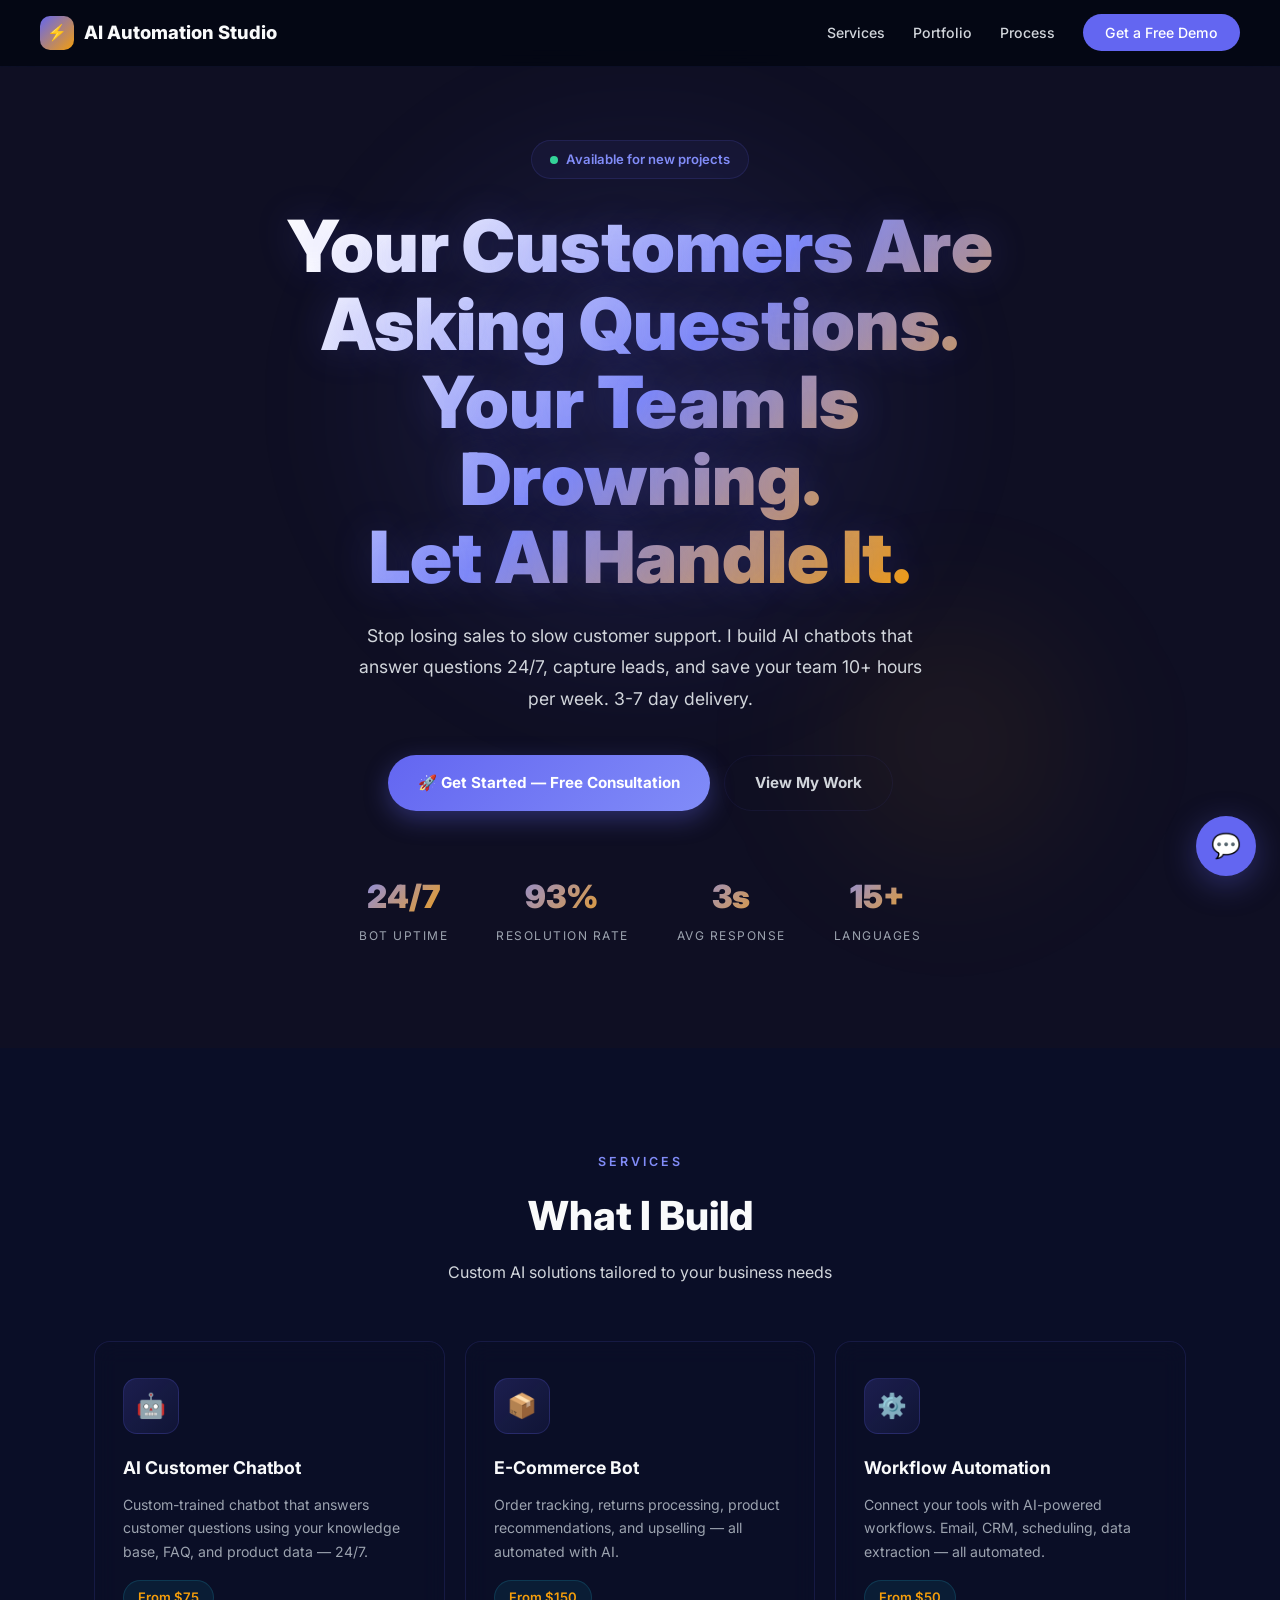
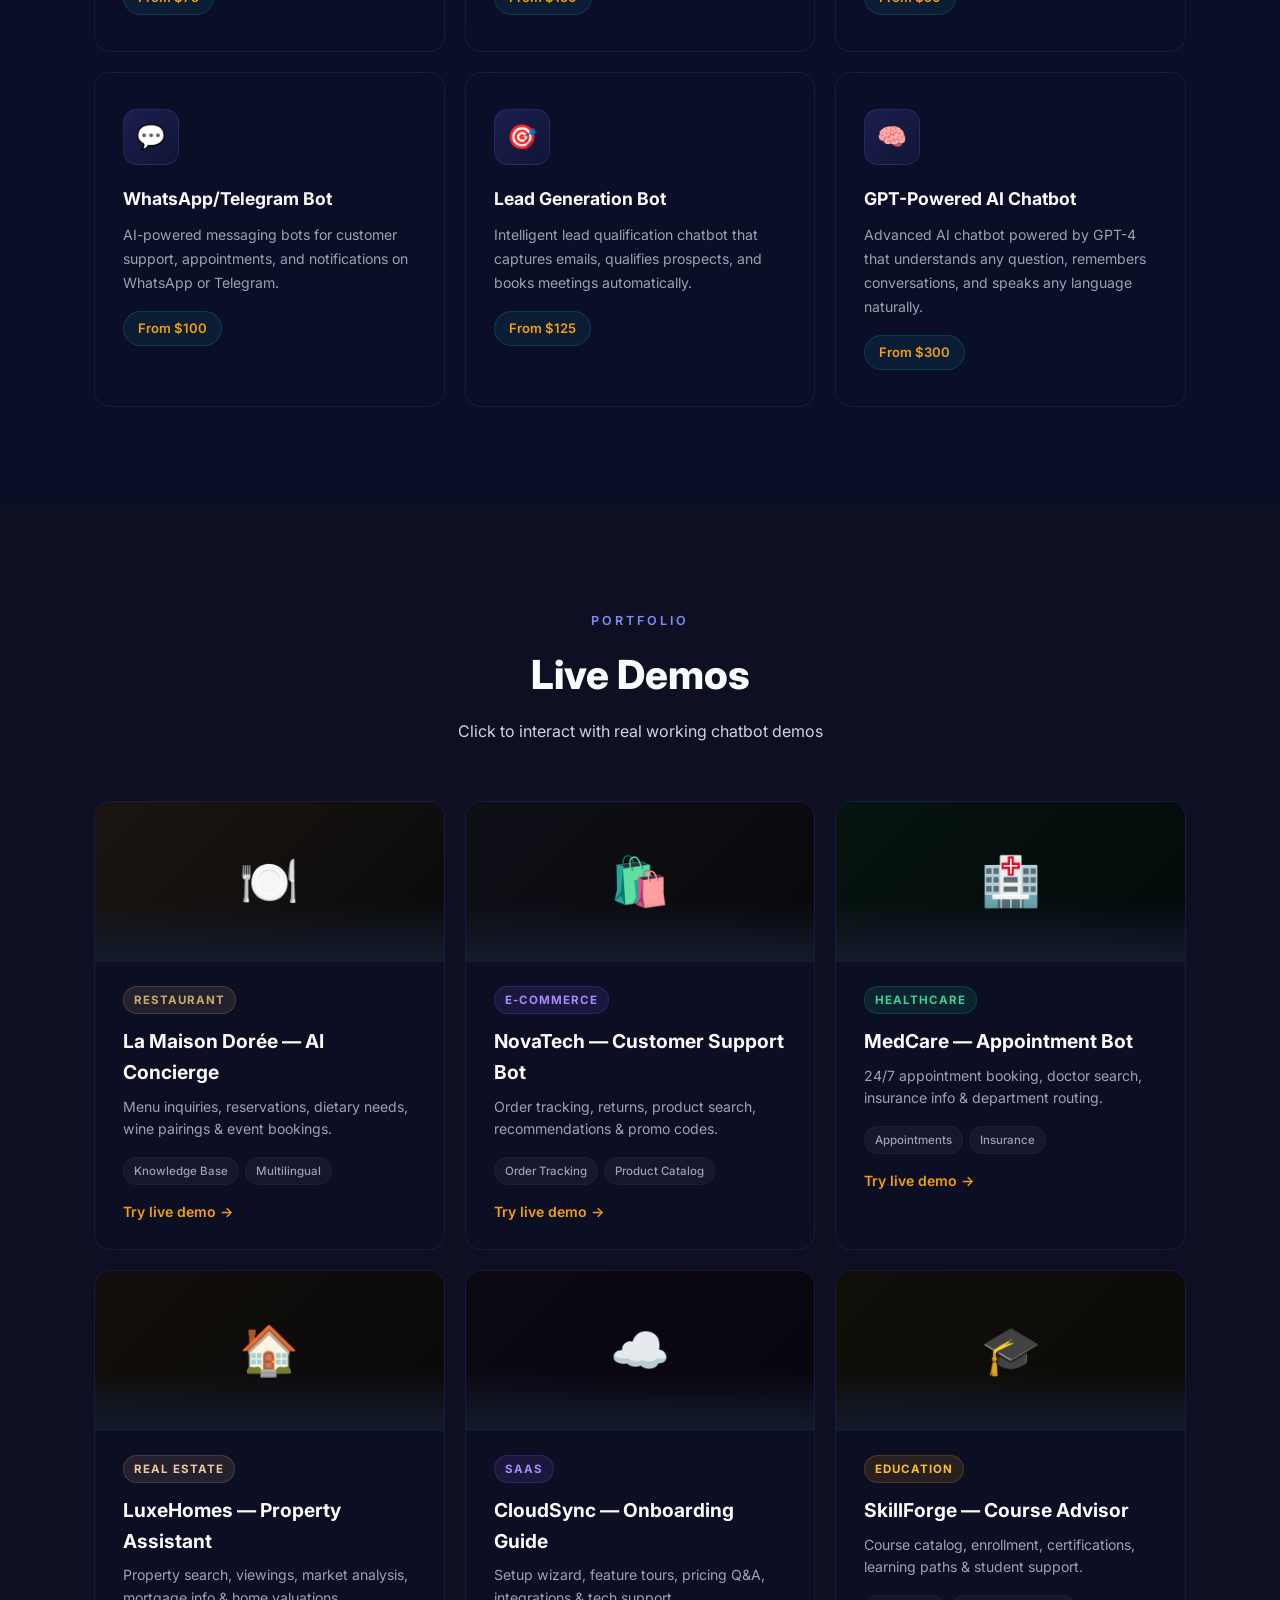
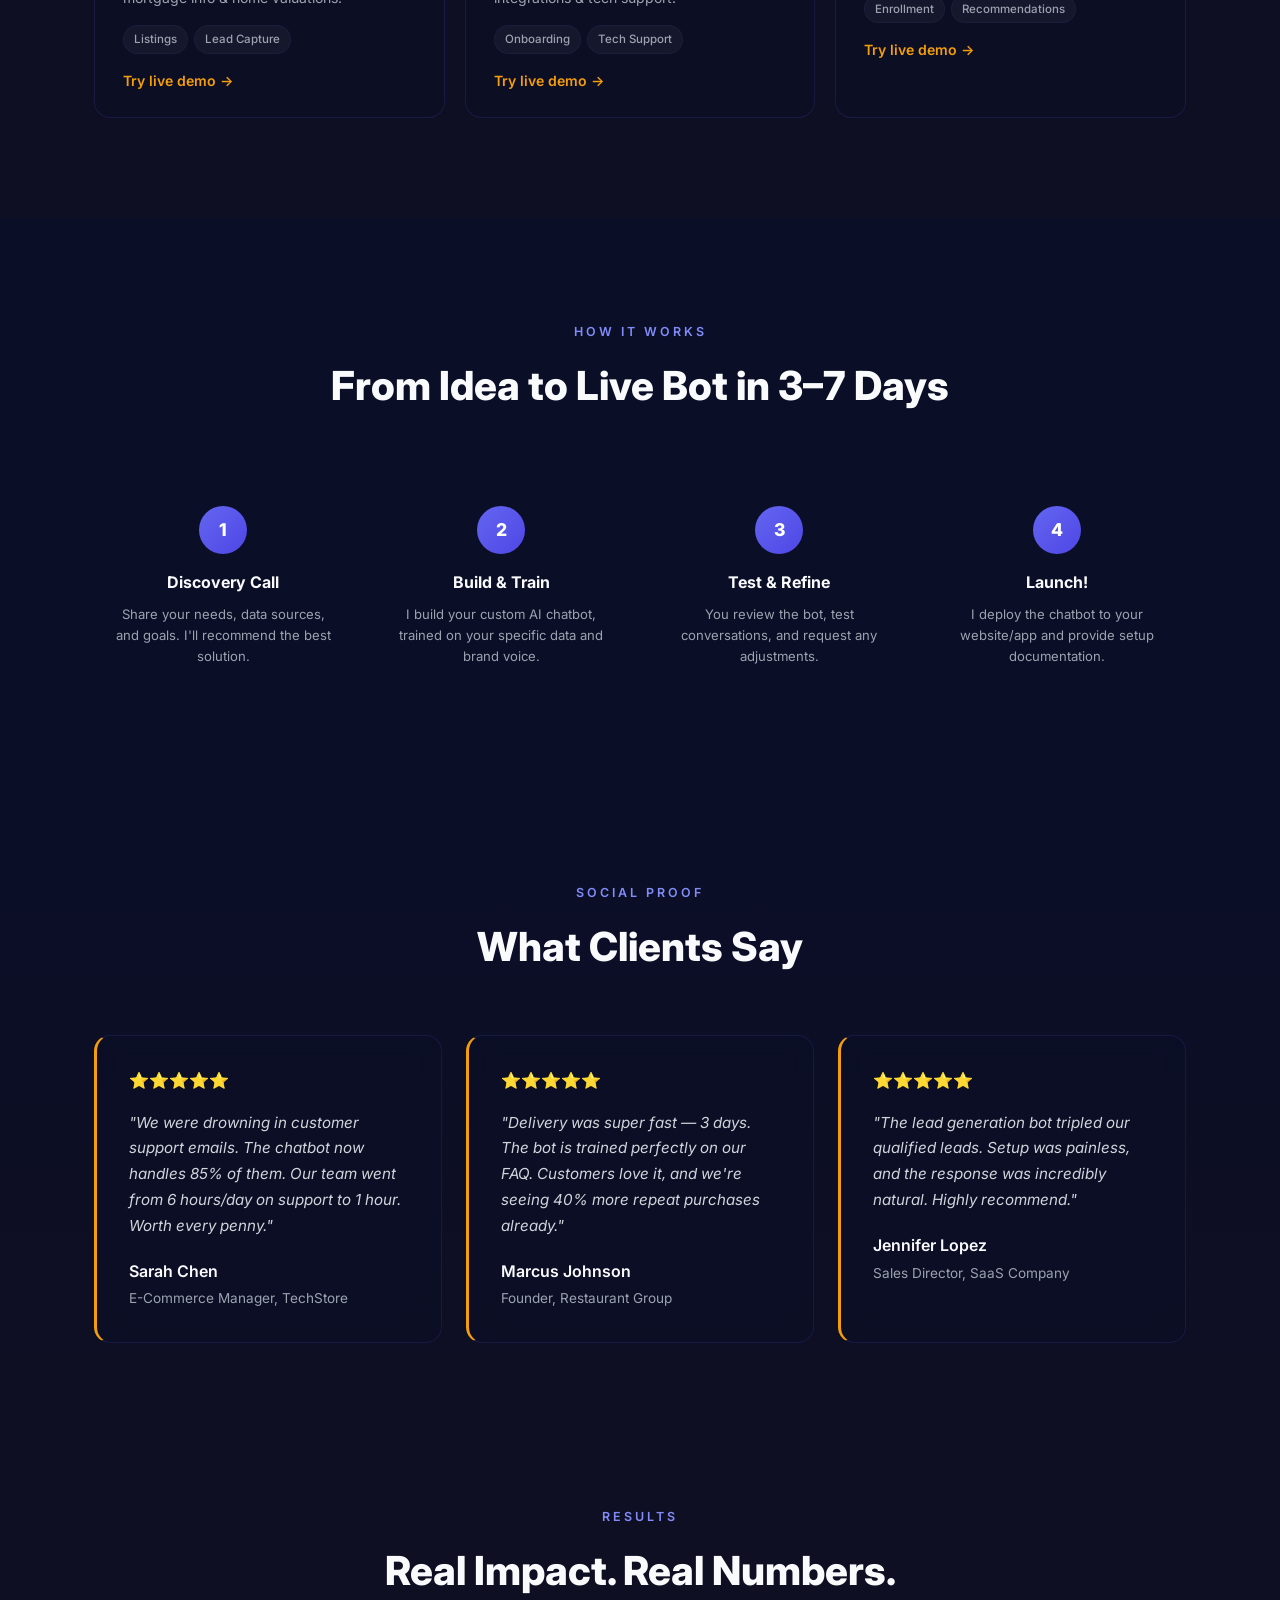
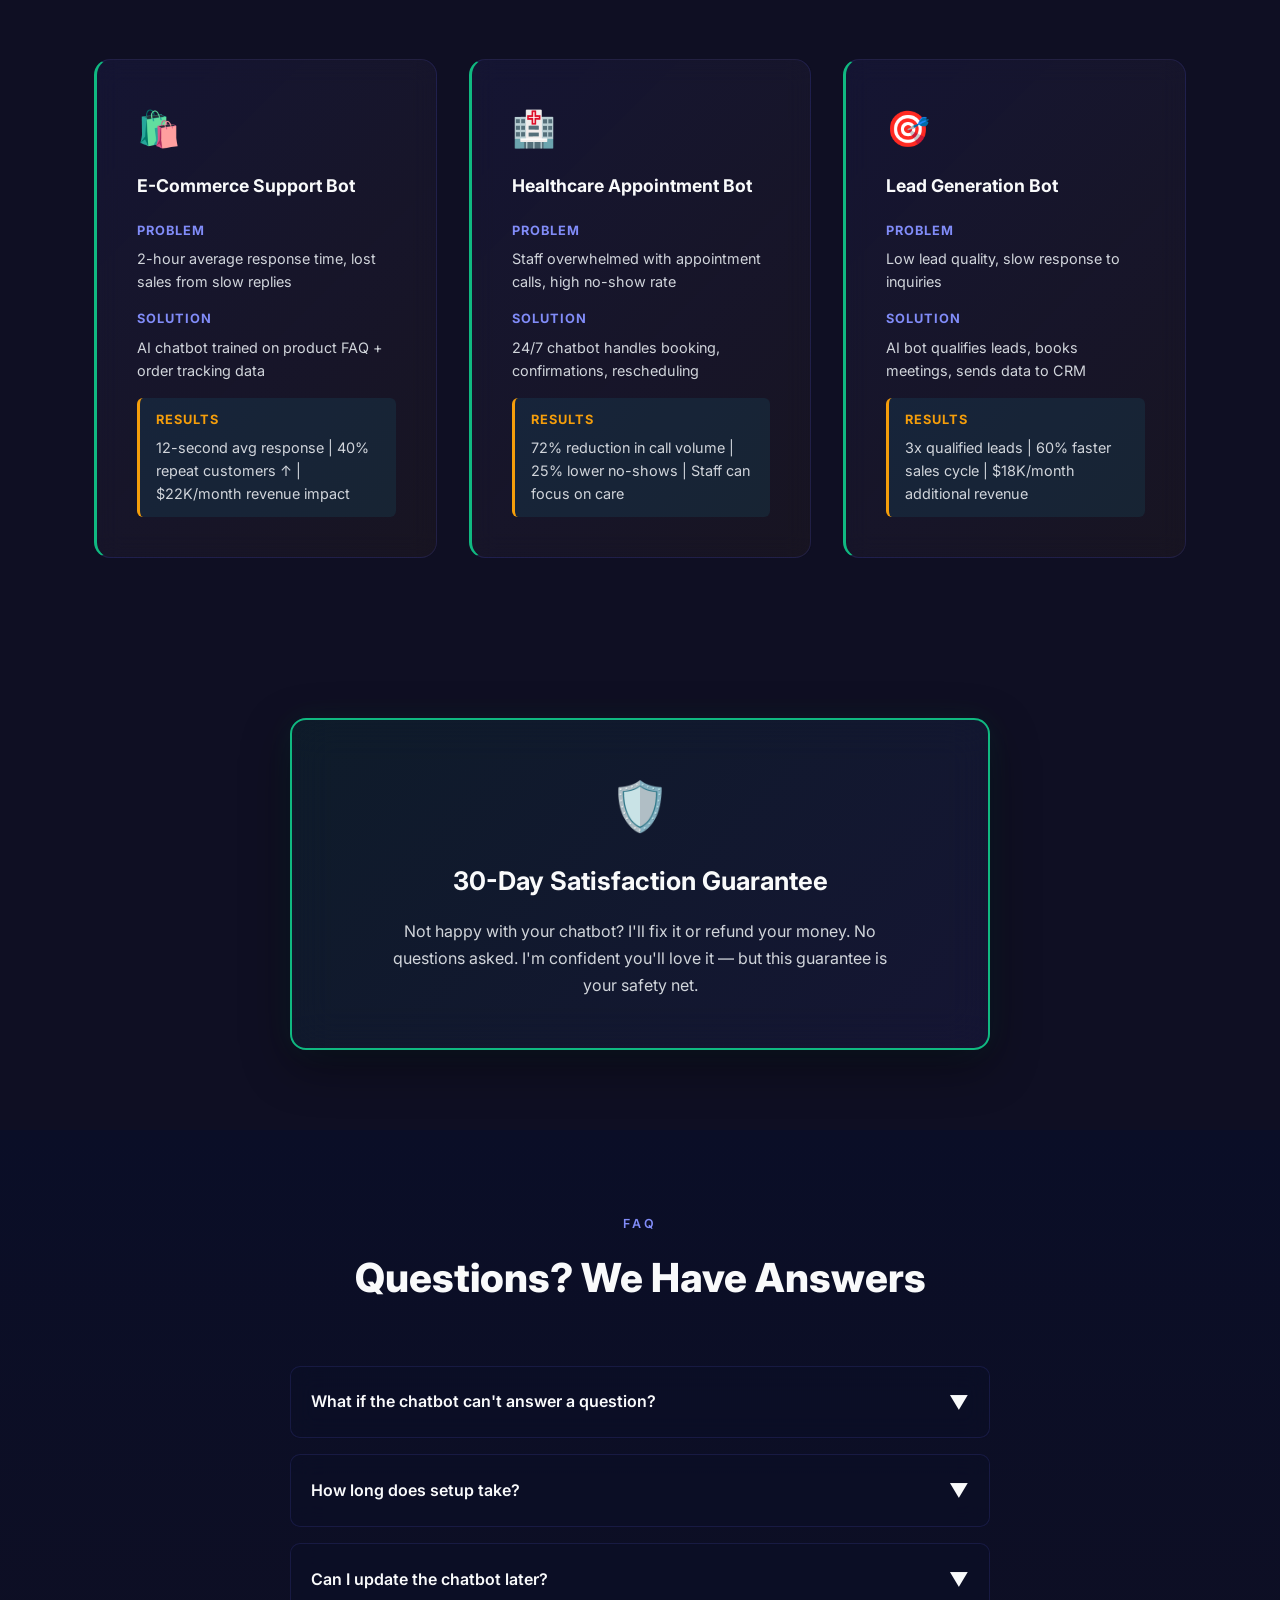
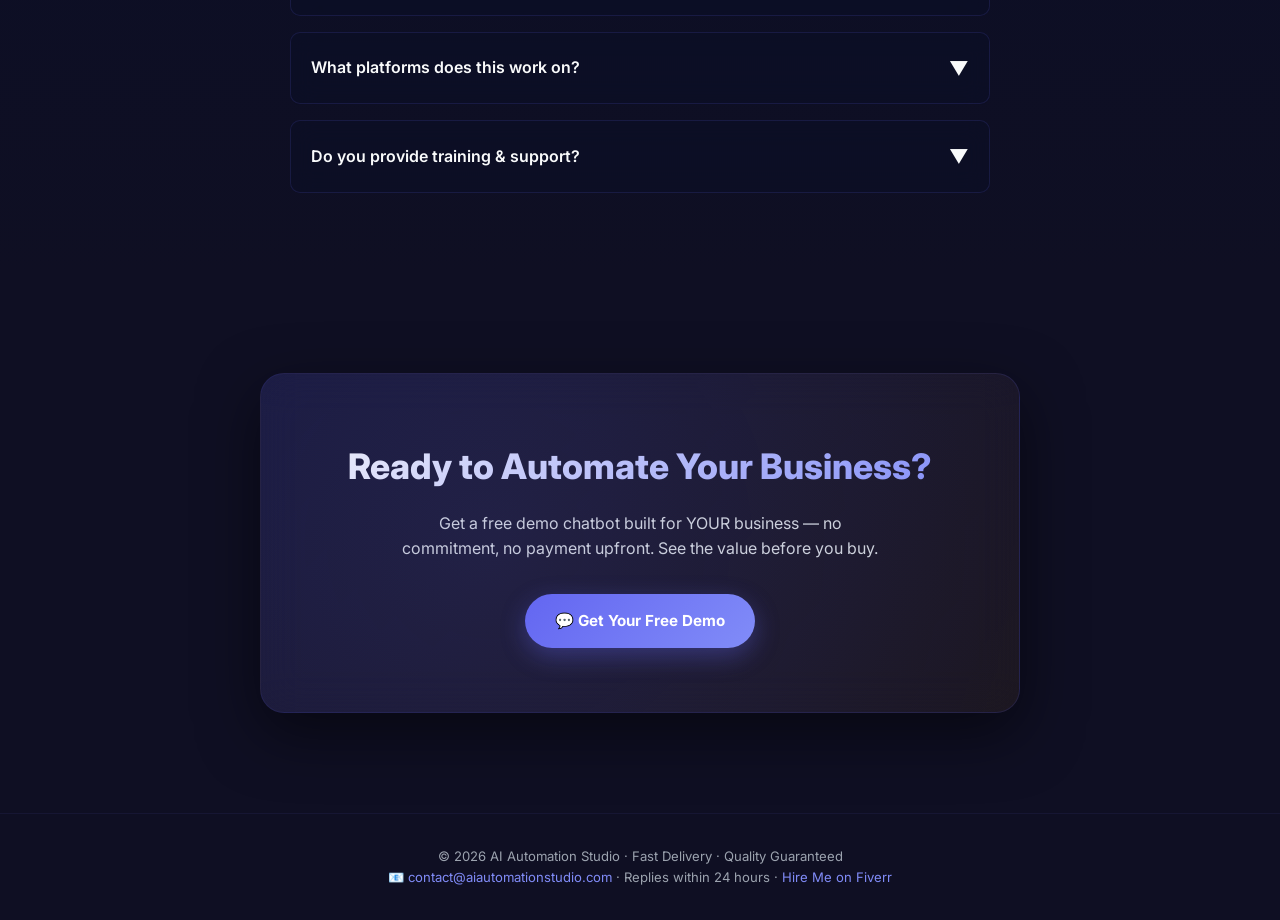
<file: portfolio-site/index.html>
<!DOCTYPE html>
<html lang="en">

<head>
    <meta charset="UTF-8">
    <meta name="viewport" content="width=device-width, initial-scale=1.0">
    <title>AI Automation Studio — Custom AI Chatbots & Workflow Automation</title>
    <meta name="description"
        content="We build intelligent AI chatbots and automation systems that grow your business. 24/7 customer support, lead capture, and workflow automation.">
    <link rel="preconnect" href="https://fonts.googleapis.com">
    <link rel="preconnect" href="https://fonts.gstatic.com" crossorigin>
    <link href="https://fonts.googleapis.com/css2?family=Inter:wght@300;400;500;600;700;800;900&display=swap"
        rel="stylesheet">
    <style>
        /* === MODERN & TRENDY DESIGN SYSTEM === */
        :root {
            /* Primary Colors */
            --primary: #6366F1;
            --primary-light: #818CF8;
            --primary-dark: #4F46E5;
            --primary-glow: rgba(99, 102, 241, 0.35);

            /* Accent Colors */
            --accent: #F59E0B;
            --accent-light: #FBBF24;
            --secondary: #10B981;
            --tertiary: #8B5CF6;
            --accent2: #F472B6;
            --green: #34D399;

            /* Backgrounds - Upgraded Dark Palette */
            --bg: #0F0F23;
            --bg-2: #0A0E27;
            --bg-card: #141B2D;
            --bg-card-hover: #1A2332;
            --text: #F9FAFB;
            --text-2: #D1D5DB;
            --text-3: #9CA3AF;

            /* Borders & Glass */
            --border: rgba(99, 102, 241, 0.15);
            --border-2: rgba(99, 102, 241, 0.08);
            --glass-bg: rgba(10, 14, 39, 0.5);

            /* Shadows - Depth Layers */
            --shadow-sm: 0 2px 8px rgba(0, 0, 0, 0.3);
            --shadow-md: 0 8px 24px rgba(0, 0, 0, 0.4);
            --shadow-lg: 0 16px 48px rgba(0, 0, 0, 0.5);
            --shadow-glow: 0 0 24px rgba(99, 102, 241, 0.3);
            --shadow-glow-accent: 0 0 32px rgba(245, 158, 11, 0.25);

            /* Typography */
            --font: 'Inter', -apple-system, sans-serif;
            --radius: 16px;
            --radius-sm: 10px;
            --tr: 0.3s cubic-bezier(0.4, 0, 0.2, 1);
            --tr-fast: 0.2s cubic-bezier(0.4, 0, 0.2, 1);
            --tr-slow: 0.5s cubic-bezier(0.4, 0, 0.2, 1);
        }

        *,
        *::before,
        *::after {
            margin: 0;
            padding: 0;
            box-sizing: border-box;
        }

        html {
            scroll-behavior: smooth;
        }

        body {
            font-family: var(--font);
            background: var(--bg);
            color: var(--text);
            line-height: 1.6;
            overflow-x: hidden;
            -webkit-font-smoothing: antialiased;
        }

        .container {
            max-width: 1140px;
            margin: 0 auto;
            padding: 0 24px;
        }

        a {
            text-decoration: none;
            color: inherit;
        }

        /* === Navigation === */
        .nav {
            position: fixed;
            top: 0;
            left: 0;
            right: 0;
            z-index: 100;
            padding: 16px 40px;
            display: flex;
            justify-content: space-between;
            align-items: center;
            background: rgba(3, 7, 18, 0.85);
            backdrop-filter: blur(20px);
            border-bottom: 1px solid var(--border-2);
        }

        .nav-brand {
            display: flex;
            align-items: center;
            gap: 10px;
            font-weight: 800;
            font-size: 1.15rem;
        }

        .nav-brand .icon {
            width: 34px;
            height: 34px;
            background: linear-gradient(135deg, var(--primary), var(--accent));
            border-radius: 10px;
            display: flex;
            align-items: center;
            justify-content: center;
            font-size: 1rem;
        }

        .nav-links {
            display: flex;
            gap: 28px;
            list-style: none;
            align-items: center;
        }

        .nav-links a {
            font-size: 0.88rem;
            font-weight: 500;
            color: var(--text-2);
            transition: color var(--tr);
        }

        .nav-links a:hover {
            color: var(--text);
        }

        .nav-cta {
            background: var(--primary);
            color: white !important;
            padding: 10px 22px;
            border-radius: 100px;
            font-weight: 600;
        }

        .nav-cta:hover {
            background: var(--primary-light);
        }

        /* === Hero === */
        .hero {
            position: relative;
            min-height: 100vh;
            display: flex;
            align-items: center;
            justify-content: center;
            text-align: center;
            padding: 140px 24px 100px;
            overflow: hidden;
        }

        .hero-glow {
            position: absolute;
            top: 5%;
            left: 50%;
            transform: translateX(-50%);
            width: 700px;
            height: 700px;
            background: radial-gradient(ellipse, rgba(99, 102, 241, 0.15) 0%, transparent 70%);
            pointer-events: none;
            animation: orb1 8s ease-in-out infinite;
            filter: blur(40px);
        }

        .hero-glow-2 {
            position: absolute;
            bottom: 10%;
            right: 10%;
            width: 400px;
            height: 400px;
            background: radial-gradient(ellipse, rgba(245, 158, 11, 0.08) 0%, transparent 70%);
            pointer-events: none;
            animation: orb2 12s ease-in-out infinite;
            filter: blur(50px);
        }

        .hero-content {
            position: relative;
            z-index: 2;
            max-width: 780px;
        }

        .hero-pill {
            display: inline-flex;
            align-items: center;
            gap: 8px;
            font-size: 0.82rem;
            font-weight: 600;
            color: var(--primary-light);
            padding: 8px 18px;
            border-radius: 100px;
            border: 1px solid var(--border);
            background: rgba(99, 102, 241, 0.06);
            margin-bottom: 28px;
            animation: fadeUp 0.8s ease forwards;
        }

        .hero-pill .dot {
            width: 8px;
            height: 8px;
            background: var(--green);
            border-radius: 50%;
            animation: pulse 2s ease infinite;
        }

        .hero h1 {
            font-size: clamp(2.6rem, 6vw, 4.5rem);
            font-weight: 900;
            line-height: 1.08;
            margin-bottom: 24px;
            background: linear-gradient(135deg, #fff 10%, var(--primary-light) 50%, var(--accent) 90%);
            -webkit-background-clip: text;
            -webkit-text-fill-color: transparent;
            background-clip: text;
            animation: fadeUp 0.8s 0.15s ease forwards;
            opacity: 0;
            text-shadow: 0 0 40px rgba(99, 102, 241, 0.2);
        }

        .hero-sub {
            font-size: 1.1rem;
            color: var(--text-2);
            max-width: 580px;
            margin: 0 auto 40px;
            line-height: 1.8;
            animation: fadeUp 0.8s 0.3s ease forwards;
            opacity: 0;
        }

        .hero-btns {
            display: flex;
            gap: 14px;
            justify-content: center;
            animation: fadeUp 0.8s 0.45s ease forwards;
            opacity: 0;
        }

        .btn {
            display: inline-flex;
            align-items: center;
            gap: 8px;
            padding: 15px 30px;
            border-radius: 100px;
            font-family: var(--font);
            font-size: 0.95rem;
            font-weight: 700;
            cursor: pointer;
            border: none;
            transition: all var(--tr);
        }

        .btn-primary {
            background: linear-gradient(135deg, var(--primary), var(--primary-light));
            color: white;
            box-shadow: 0 8px 24px var(--primary-glow);
            position: relative;
            overflow: hidden;
        }

        .btn-primary::before {
            content: '';
            position: absolute;
            top: 0;
            left: -100%;
            width: 100%;
            height: 100%;
            background: linear-gradient(90deg, transparent, rgba(255, 255, 255, 0.2), transparent);
            transition: left 0.5s;
        }

        .btn-primary:hover {
            background: linear-gradient(135deg, var(--primary-light), var(--primary));
            transform: translateY(-4px);
            box-shadow: 0 12px 32px var(--primary-glow), 0 0 40px rgba(99, 102, 241, 0.25);
        }

        .btn-primary:hover::before {
            left: 100%;
        }

        .btn-outline {
            background: transparent;
            color: var(--text-2);
            border: 1px solid var(--border-2);
        }

        .btn-outline:hover {
            background: rgba(255, 255, 255, 0.04);
            color: var(--text);
        }

        .hero-trust {
            margin-top: 60px;
            display: flex;
            justify-content: center;
            gap: 48px;
            animation: fadeUp 0.8s 0.6s ease forwards;
            opacity: 0;
        }

        .trust-item {
            text-align: center;
            animation: floating 2.5s ease-in-out infinite;
        }

        .trust-item:nth-child(2) {
            animation-delay: 0.3s;
        }

        .trust-item:nth-child(3) {
            animation-delay: 0.6s;
        }

        .trust-item:nth-child(4) {
            animation-delay: 0.9s;
        }

        .trust-num {
            display: block;
            font-size: 2rem;
            font-weight: 900;
            background: linear-gradient(135deg, var(--primary-light), var(--accent));
            -webkit-background-clip: text;
            -webkit-text-fill-color: transparent;
        }

        .trust-label {
            font-size: 0.75rem;
            color: var(--text-3);
            text-transform: uppercase;
            letter-spacing: 1.5px;
        }

        /* === Services === */
        .services {
            padding: 100px 0;
            background: var(--bg-2);
        }

        .section-head {
            text-align: center;
            margin-bottom: 56px;
        }

        .section-tag {
            display: inline-block;
            font-size: 0.78rem;
            font-weight: 600;
            color: var(--primary-light);
            text-transform: uppercase;
            letter-spacing: 3px;
            margin-bottom: 12px;
        }

        .section-head h2 {
            font-size: clamp(1.8rem, 3.5vw, 2.5rem);
            font-weight: 800;
            margin-bottom: 12px;
        }

        .section-head p {
            color: var(--text-2);
            max-width: 500px;
            margin: 0 auto;
        }

        .services-grid {
            display: grid;
            grid-template-columns: repeat(3, 1fr);
            gap: 20px;
        }

        .service-card {
            background: var(--glass-bg);
            backdrop-filter: blur(12px);
            border: 1px solid var(--border);
            border-radius: var(--radius);
            padding: 36px 28px;
            transition: all var(--tr);
            position: relative;
            overflow: hidden;
            perspective: 1000px;
        }

        .service-card::before {
            content: '';
            position: absolute;
            inset: 0;
            background: linear-gradient(135deg, rgba(99, 102, 241, 0.1), rgba(245, 158, 11, 0.05));
            opacity: 0;
            transition: opacity var(--tr);
            pointer-events: none;
        }

        .service-card:hover {
            border-color: var(--primary-light);
            transform: translateY(-12px) scale(1.02) perspective(1000px) rotateX(5deg) rotateY(-5deg);
            box-shadow: 0 20px 50px rgba(0, 0, 0, 0.5), 0 0 40px rgba(99, 102, 241, 0.2);
            background: var(--glass-bg);
            backdrop-filter: blur(20px);
        }

        .service-card:hover::before {
            opacity: 1;
        }

        .service-icon {
            width: 56px;
            height: 56px;
            background: linear-gradient(135deg, rgba(99, 102, 241, 0.2), rgba(99, 102, 241, 0.08));
            border-radius: 14px;
            display: flex;
            align-items: center;
            justify-content: center;
            font-size: 1.5rem;
            margin-bottom: 20px;
            transition: all var(--tr);
            border: 1px solid rgba(99, 102, 241, 0.2);
        }

        .service-card:hover .service-icon {
            background: linear-gradient(135deg, rgba(99, 102, 241, 0.3), rgba(245, 158, 11, 0.15));
            box-shadow: 0 0 24px rgba(99, 102, 241, 0.3);
            transform: scale(1.15) rotateZ(-5deg);
            border-color: rgba(99, 102, 241, 0.4);
        }

        .service-card h3 {
            font-size: 1.1rem;
            font-weight: 700;
            margin-bottom: 10px;
        }

        .service-card p {
            font-size: 0.88rem;
            color: var(--text-3);
            line-height: 1.7;
        }

        .service-price {
            display: inline-block;
            margin-top: 16px;
            font-size: 0.82rem;
            font-weight: 600;
            color: var(--accent);
            padding: 6px 14px;
            border-radius: 100px;
            background: rgba(34, 211, 238, 0.08);
            border: 1px solid rgba(34, 211, 238, 0.15);
        }

        /* === Portfolio / Demos === */
        .portfolio {
            padding: 100px 0;
        }

        .portfolio-grid {
            display: grid;
            grid-template-columns: repeat(3, 1fr);
            gap: 20px;
        }

        .portfolio-card {
            position: relative;
            background: var(--glass-bg);
            backdrop-filter: blur(12px);
            border: 1px solid var(--border);
            border-radius: var(--radius);
            overflow: hidden;
            transition: all var(--tr);
            cursor: pointer;
        }

        .portfolio-card:hover {
            border-color: var(--primary-light);
            transform: translateY(-12px) scale(1.02);
            box-shadow: 0 24px 64px rgba(0, 0, 0, 0.6), 0 0 40px rgba(99, 102, 241, 0.2);
            background: rgba(10, 14, 39, 0.8);
            backdrop-filter: blur(20px);
        }

        .portfolio-preview {
            height: 160px;
            display: flex;
            align-items: center;
            justify-content: center;
            font-size: 3rem;
            position: relative;
            overflow: hidden;
        }

        .portfolio-preview.restaurant {
            background: linear-gradient(135deg, #1a1510, #0A0A0C);
        }

        .portfolio-preview.ecommerce {
            background: linear-gradient(135deg, #0F0F18, #09090B);
        }

        .portfolio-preview.healthcare {
            background: linear-gradient(135deg, #071410, #030B0A);
        }

        .portfolio-preview.realestate {
            background: linear-gradient(135deg, #120F0C, #0A0908);
        }

        .portfolio-preview.saas {
            background: linear-gradient(135deg, #0C0914, #07050E);
        }

        .portfolio-preview.education {
            background: linear-gradient(135deg, #110F0A, #0B0A07);
        }

        .portfolio-preview.automation {
            background: linear-gradient(135deg, #0A1020, #050818);
        }

        .portfolio-preview::after {
            content: '';
            position: absolute;
            bottom: 0;
            left: 0;
            right: 0;
            height: 60px;
            background: linear-gradient(transparent, var(--bg-card));
        }

        .portfolio-info {
            padding: 24px 28px;
        }

        .portfolio-badge {
            display: inline-block;
            font-size: 0.72rem;
            font-weight: 700;
            text-transform: uppercase;
            letter-spacing: 1px;
            padding: 4px 10px;
            border-radius: 100px;
            margin-bottom: 12px;
        }

        .portfolio-badge.gold {
            background: rgba(201, 169, 110, 0.12);
            color: #C9A96E;
            border: 1px solid rgba(201, 169, 110, 0.2);
        }

        .portfolio-badge.purple {
            background: rgba(124, 92, 252, 0.12);
            color: #A78BFA;
            border: 1px solid rgba(124, 92, 252, 0.2);
        }

        .portfolio-badge.green {
            background: rgba(16, 185, 129, 0.12);
            color: #34D399;
            border: 1px solid rgba(16, 185, 129, 0.2);
        }

        .portfolio-badge.amber {
            background: rgba(212, 165, 116, 0.12);
            color: #E8C9A0;
            border: 1px solid rgba(212, 165, 116, 0.2);
        }

        .portfolio-badge.violet {
            background: rgba(139, 92, 246, 0.12);
            color: #A78BFA;
            border: 1px solid rgba(139, 92, 246, 0.2);
        }

        .portfolio-badge.orange {
            background: rgba(245, 158, 11, 0.12);
            color: #FBBF24;
            border: 1px solid rgba(245, 158, 11, 0.2);
        }

        .portfolio-badge.blue {
            background: rgba(59, 130, 246, 0.12);
            color: #60A5FA;
            border: 1px solid rgba(59, 130, 246, 0.2);
        }

        .portfolio-info h3 {
            font-size: 1.2rem;
            font-weight: 700;
            margin-bottom: 8px;
        }

        .portfolio-info p {
            font-size: 0.88rem;
            color: var(--text-3);
            line-height: 1.6;
            margin-bottom: 16px;
        }

        .portfolio-tags {
            display: flex;
            gap: 6px;
            flex-wrap: wrap;
        }

        .portfolio-tag {
            font-size: 0.72rem;
            font-weight: 500;
            padding: 4px 10px;
            border-radius: 100px;
            background: rgba(255, 255, 255, 0.04);
            color: var(--text-3);
            border: 1px solid var(--border-2);
        }

        .portfolio-link {
            display: inline-flex;
            align-items: center;
            gap: 6px;
            margin-top: 16px;
            font-size: 0.88rem;
            font-weight: 600;
            color: var(--accent);
            transition: all var(--tr);
        }

        .portfolio-link:hover {
            color: var(--accent-light);
            gap: 12px;
            text-shadow: 0 0 12px rgba(245, 158, 11, 0.3);
        }

        /* === Process === */
        .process {
            padding: 100px 0;
            background: var(--bg-2);
        }

        .process-grid {
            display: grid;
            grid-template-columns: repeat(4, 1fr);
            gap: 20px;
        }

        .process-step {
            text-align: center;
            padding: 32px 20px;
            position: relative;
        }

        .process-num {
            width: 48px;
            height: 48px;
            background: linear-gradient(135deg, var(--primary), var(--primary-dark));
            border-radius: 50%;
            display: flex;
            align-items: center;
            justify-content: center;
            font-size: 1.1rem;
            font-weight: 800;
            color: white;
            margin: 0 auto 16px;
        }

        .process-step h4 {
            font-size: 1rem;
            font-weight: 700;
            margin-bottom: 8px;
        }

        .process-step p {
            font-size: 0.82rem;
            color: var(--text-3);
            line-height: 1.6;
        }

        /* === CTA === */
        .cta {
            padding: 100px 0;
            text-align: center;
        }

        .cta-box {
            background: linear-gradient(135deg, rgba(99, 102, 241, 0.12), rgba(245, 158, 11, 0.06));
            backdrop-filter: blur(20px);
            border: 1px solid var(--border);
            border-radius: 24px;
            padding: 64px 40px;
            max-width: 760px;
            margin: 0 auto;
            position: relative;
            overflow: hidden;
            box-shadow: 0 20px 60px rgba(0, 0, 0, 0.5);
        }

        .cta-box::before {
            content: '';
            position: absolute;
            inset: 0;
            background: radial-gradient(circle at 30% 50%, rgba(99, 102, 241, 0.1), transparent);
            pointer-events: none;
        }

        .cta-box h2 {
            font-size: clamp(1.6rem, 3vw, 2.2rem);
            font-weight: 800;
            margin-bottom: 16px;
            background: linear-gradient(135deg, var(--text), var(--primary-light));
            -webkit-background-clip: text;
            -webkit-text-fill-color: transparent;
            background-clip: text;
        }

        .cta-box p {
            color: var(--text-2);
            font-size: 1rem;
            max-width: 500px;
            margin: 0 auto 32px;
        }

        /* === Footer === */
        .footer {
            padding: 32px 0;
            border-top: 1px solid var(--border-2);
            text-align: center;
        }

        .footer p {
            color: var(--text-3);
            font-size: 0.82rem;
        }

        .footer a {
            color: var(--primary-light);
        }

        /* === Testimonials === */
        .testimonials {
            padding: 80px 0;
            background: linear-gradient(180deg, var(--bg-2) 0%, var(--bg) 100%);
        }

        .testimonials-grid {
            display: grid;
            grid-template-columns: repeat(auto-fit, minmax(320px, 1fr));
            gap: 24px;
            margin-top: 48px;
        }

        .testimonial-card {
            background: var(--glass-bg);
            backdrop-filter: blur(12px);
            border: 1px solid var(--border);
            border-left: 3px solid var(--accent);
            border-radius: var(--radius);
            padding: 32px;
            transition: all var(--tr);
            position: relative;
            overflow: hidden;
        }

        .testimonial-card:hover {
            border-color: var(--primary-light);
            background: rgba(10, 14, 39, 0.7);
            backdrop-filter: blur(16px);
            transform: translateY(-8px) scale(1.01);
            box-shadow: 0 16px 48px rgba(0, 0, 0, 0.4), 0 0 32px rgba(99, 102, 241, 0.15);
        }

        .testimonial-stars {
            color: #FBBF24;
            font-size: 1rem;
            margin-bottom: 16px;
            transition: transform var(--tr);
        }

        .testimonial-card:hover .testimonial-stars {
            transform: scale(1.1);
        }

        .testimonial-quote {
            color: var(--text-2);
            font-size: 0.95rem;
            line-height: 1.7;
            margin-bottom: 20px;
            font-style: italic;
        }

        .testimonial-author {
            font-weight: 600;
            color: var(--text);
            margin-bottom: 4px;
        }

        .testimonial-company {
            color: var(--text-3);
            font-size: 0.85rem;
        }

        /* === Case Studies === */
        .case-studies {
            padding: 80px 0;
        }

        .case-studies-grid {
            display: grid;
            grid-template-columns: repeat(auto-fit, minmax(340px, 1fr));
            gap: 32px;
            margin-top: 48px;
        }

        .case-study-card {
            background: linear-gradient(135deg, rgba(99, 102, 241, 0.08), rgba(245, 158, 11, 0.04));
            backdrop-filter: blur(12px);
            border: 1px solid var(--border);
            border-left: 3px solid var(--secondary);
            border-radius: var(--radius);
            padding: 40px;
            transition: all var(--tr);
            position: relative;
            overflow: hidden;
        }

        .case-study-card:hover {
            border-color: var(--primary-light);
            border-left-color: var(--accent);
            transform: translateY(-12px) scale(1.02);
            box-shadow: 0 20px 60px rgba(0, 0, 0, 0.5), 0 0 30px rgba(99, 102, 241, 0.2);
            background: linear-gradient(135deg, rgba(99, 102, 241, 0.12), rgba(245, 158, 11, 0.06));
            backdrop-filter: blur(20px);
        }

        .case-study-icon {
            font-size: 2.2rem;
            margin-bottom: 16px;
        }

        .case-study-title {
            font-size: 1.1rem;
            font-weight: 700;
            margin-bottom: 20px;
            color: var(--text);
        }

        .case-study-section {
            margin-bottom: 16px;
        }

        .case-study-label {
            color: var(--primary-light);
            font-size: 0.8rem;
            font-weight: 700;
            text-transform: uppercase;
            letter-spacing: 1px;
            margin-bottom: 6px;
        }

        .case-study-text {
            color: var(--text-2);
            font-size: 0.9rem;
            line-height: 1.6;
        }

        .case-study-result {
            background: rgba(34, 211, 238, 0.08);
            border-left: 3px solid var(--accent);
            padding: 12px 16px;
            border-radius: 6px;
            margin-top: 16px;
        }

        .case-study-result .case-study-label {
            color: var(--accent);
            margin-bottom: 6px;
        }

        /* === FAQ === */
        .faq {
            padding: 80px 0;
            background: linear-gradient(180deg, var(--bg-2) 0%, var(--bg) 100%);
        }

        .faq-items {
            max-width: 700px;
            margin: 48px auto 0;
            display: flex;
            flex-direction: column;
            gap: 16px;
        }

        .faq-item {
            background: var(--glass-bg);
            backdrop-filter: blur(12px);
            border: 1px solid var(--border);
            border-radius: var(--radius-sm);
            overflow: hidden;
            cursor: pointer;
            transition: all var(--tr);
        }

        .faq-item:hover {
            border-color: var(--primary-light);
            box-shadow: 0 8px 24px rgba(0, 0, 0, 0.3), 0 0 20px rgba(99, 102, 241, 0.15);
            background: rgba(10, 14, 39, 0.8);
            backdrop-filter: blur(16px);
        }

        .faq-item.open {
            border-color: var(--primary);
            box-shadow: 0 0 24px rgba(99, 102, 241, 0.2);
        }

        .faq-question {
            padding: 20px;
            display: flex;
            justify-content: space-between;
            align-items: center;
            font-weight: 600;
            color: var(--text);
            gap: 16px;
        }

        .faq-toggle {
            font-size: 1.2rem;
            transition: transform var(--tr);
            flex-shrink: 0;
        }

        .faq-item.open .faq-toggle {
            transform: rotate(180deg);
        }

        .faq-answer {
            max-height: 0;
            overflow: hidden;
            transition: max-height var(--tr);
        }

        .faq-item.open .faq-answer {
            max-height: 500px;
        }

        .faq-answer-text {
            padding: 0 20px 20px 20px;
            color: var(--text-2);
            line-height: 1.7;
            border-top: 1px solid var(--border-2);
        }

        /* === Guarantee === */
        .guarantee {
            padding: 80px 0;
        }

        .guarantee-box {
            background: linear-gradient(135deg, rgba(16, 185, 129, 0.08), rgba(99, 102, 241, 0.08));
            backdrop-filter: blur(20px);
            border: 2px solid var(--secondary);
            border-radius: var(--radius);
            padding: 48px 40px;
            text-align: center;
            max-width: 700px;
            margin: 0 auto;
            box-shadow: 0 16px 48px rgba(0, 0, 0, 0.4), 0 0 30px rgba(16, 185, 129, 0.1);
            transition: all var(--tr-slow);
            position: relative;
        }

        .guarantee-box:hover {
            box-shadow: 0 20px 60px rgba(0, 0, 0, 0.5), 0 0 40px rgba(16, 185, 129, 0.2);
            border-color: var(--accent);
            transform: scale(1.02);
        }

        .guarantee-icon {
            font-size: 3rem;
            margin-bottom: 16px;
            animation: floating 3s ease-in-out infinite;
        }

        .guarantee-box h3 {
            font-size: 1.6rem;
            margin-bottom: 16px;
            color: var(--text);
        }

        .guarantee-box p {
            color: var(--text-2);
            font-size: 1rem;
            line-height: 1.7;
            max-width: 500px;
            margin: 0 auto;
        }

        .footer a {
            color: var(--primary-light);
        }
        @keyframes fadeUp {
            from {
                opacity: 0;
                transform: translateY(16px);
            }

            to {
                opacity: 1;
                transform: translateY(0);
            }
        }

        @keyframes pulse {
            0%,
            100% {
                opacity: 1;
            }
            50% {
                opacity: 0.4;
            }
        }

        /* === MODERN ANIMATIONS === */
        @keyframes floating {
            0%, 100% {
                transform: translateY(0);
            }
            50% {
                transform: translateY(-12px);
            }
        }

        @keyframes glowPulse {
            0%, 100% {
                box-shadow: 0 0 20px rgba(99, 102, 241, 0.2);
            }
            50% {
                box-shadow: 0 0 40px rgba(99, 102, 241, 0.4);
            }
        }

        @keyframes shimmer {
            0% {
                background-position: -1000px 0;
            }
            100% {
                background-position: 1000px 0;
            }
        }

        @keyframes gradientFlow {
            0% {
                background-position: 0% 50%;
            }
            50% {
                background-position: 100% 50%;
            }
            100% {
                background-position: 0% 50%;
            }
        }

        @keyframes hoverGlow {
            0% {
                box-shadow: 0 0 0 rgba(99, 102, 241, 0), 0 0 0 rgba(245, 158, 11, 0);
            }
            50% {
                box-shadow: 0 0 30px rgba(99, 102, 241, 0.3), 0 0 15px rgba(245, 158, 11, 0.2);
            }
            100% {
                box-shadow: 0 0 0 rgba(99, 102, 241, 0), 0 0 0 rgba(245, 158, 11, 0);
            }
        }

        @keyframes orb1 {
            0%, 100% { top: 5%; left: 50%; transform: translateX(-50%) scale(1); }
            50% { top: 10%; left: 55%; transform: translateX(-50%) scale(1.1); }
        }

        @keyframes orb2 {
            0%, 100% { bottom: 10%; right: 15%; transform: scale(1); }
            33% { bottom: 15%; right: 20%; transform: scale(1.08); }
            66% { bottom: 5%; right: 10%; transform: scale(0.95); }
        }

        /* === Responsive === */
        @media (max-width: 768px) {
            .nav-links {
                display: none;
            }

            .services-grid {
                grid-template-columns: 1fr;
            }

            .portfolio-grid {
                grid-template-columns: 1fr 1fr;
            }

            .process-grid {
                grid-template-columns: repeat(2, 1fr);
            }

            .hero-trust {
                flex-wrap: wrap;
                gap: 28px;
            }

            .hero-btns {
                flex-direction: column;
                align-items: center;
            }

            .testimonials-grid {
                grid-template-columns: 1fr;
            }

            .case-studies-grid {
                grid-template-columns: 1fr;
            }

            .guarantee-box {
                padding: 32px 24px;
            }
        }
    </style>
</head>

<body>
    <!-- Navigation -->
    <nav class="nav">
        <a href="#" class="nav-brand">
            <div class="icon">⚡</div>
            <span>AI Automation Studio</span>
        </a>
        <ul class="nav-links">
            <li><a href="#services">Services</a></li>
            <li><a href="#portfolio">Portfolio</a></li>
            <li><a href="#process">Process</a></li>
            <li><a href="#contact" class="nav-cta">Get a Free Demo</a></li>
        </ul>
    </nav>

    <!-- Hero -->
    <section class="hero">
        <div class="hero-glow"></div>
        <div class="hero-glow-2"></div>
        <div class="hero-content">
            <div class="hero-pill">
                <div class="dot"></div>
                Available for new projects
            </div>
            <h1>Your Customers Are<br>Asking Questions.<br>Your Team Is Drowning.<br>Let AI Handle It.</h1>
            <p class="hero-sub">Stop losing sales to slow customer support. I build AI chatbots that answer questions 24/7, capture leads, and save your team 10+ hours per week. 3-7 day delivery.</p>
            <div class="hero-btns">
                <a href="#contact" class="btn btn-primary">🚀 Get Started — Free Consultation</a>
                <a href="#portfolio" class="btn btn-outline">View My Work</a>
            </div>
            <div class="hero-trust">
                <div class="trust-item">
                    <span class="trust-num">24/7</span>
                    <span class="trust-label">Bot Uptime</span>
                </div>
                <div class="trust-item">
                    <span class="trust-num">93%</span>
                    <span class="trust-label">Resolution Rate</span>
                </div>
                <div class="trust-item">
                    <span class="trust-num">3s</span>
                    <span class="trust-label">Avg Response</span>
                </div>
                <div class="trust-item">
                    <span class="trust-num">15+</span>
                    <span class="trust-label">Languages</span>
                </div>
            </div>
        </div>
    </section>

    <!-- Services -->
    <section class="services" id="services">
        <div class="container">
            <div class="section-head">
                <span class="section-tag">Services</span>
                <h2>What I Build</h2>
                <p>Custom AI solutions tailored to your business needs</p>
            </div>
            <div class="services-grid">
                <div class="service-card">
                    <div class="service-icon">🤖</div>
                    <h3>AI Customer Chatbot</h3>
                    <p>Custom-trained chatbot that answers customer questions using your knowledge base, FAQ, and
                        product data — 24/7.</p>
                    <span class="service-price">From $75</span>
                </div>
                <div class="service-card">
                    <div class="service-icon">📦</div>
                    <h3>E-Commerce Bot</h3>
                    <p>Order tracking, returns processing, product recommendations, and upselling — all automated with
                        AI.</p>
                    <span class="service-price">From $150</span>
                </div>
                <div class="service-card">
                    <div class="service-icon">⚙️</div>
                    <h3>Workflow Automation</h3>
                    <p>Connect your tools with AI-powered workflows. Email, CRM, scheduling, data extraction — all
                        automated.</p>
                    <span class="service-price">From $50</span>
                </div>
                <div class="service-card">
                    <div class="service-icon">💬</div>
                    <h3>WhatsApp/Telegram Bot</h3>
                    <p>AI-powered messaging bots for customer support, appointments, and notifications on WhatsApp or
                        Telegram.</p>
                    <span class="service-price">From $100</span>
                </div>
                <div class="service-card">
                    <div class="service-icon">🎯</div>
                    <h3>Lead Generation Bot</h3>
                    <p>Intelligent lead qualification chatbot that captures emails, qualifies prospects, and books
                        meetings automatically.</p>
                    <span class="service-price">From $125</span>
                </div>
                <div class="service-card">
                    <div class="service-icon">🧠</div>
                    <h3>GPT-Powered AI Chatbot</h3>
                    <p>Advanced AI chatbot powered by GPT-4 that understands any question, remembers conversations,
                        and speaks any language naturally.</p>
                    <span class="service-price">From $300</span>
                </div>
            </div>
        </div>
    </section>

    <!-- Portfolio -->
    <section class="portfolio" id="portfolio">
        <div class="container">
            <div class="section-head">
                <span class="section-tag">Portfolio</span>
                <h2>Live Demos</h2>
                <p>Click to interact with real working chatbot demos</p>
            </div>
            <div class="portfolio-grid">
                <a href="demos/restaurant-bot/index.html" class="portfolio-card">
                    <div class="portfolio-preview restaurant">🍽️</div>
                    <div class="portfolio-info">
                        <span class="portfolio-badge gold">Restaurant</span>
                        <h3>La Maison Dorée — AI Concierge</h3>
                        <p>Menu inquiries, reservations, dietary needs, wine pairings & event bookings.</p>
                        <div class="portfolio-tags">
                            <span class="portfolio-tag">Knowledge Base</span>
                            <span class="portfolio-tag">Multilingual</span>
                        </div>
                        <div class="portfolio-link">Try live demo →</div>
                    </div>
                </a>
                <a href="demos/ecommerce-bot/index.html" class="portfolio-card">
                    <div class="portfolio-preview ecommerce">🛍️</div>
                    <div class="portfolio-info">
                        <span class="portfolio-badge purple">E-Commerce</span>
                        <h3>NovaTech — Customer Support Bot</h3>
                        <p>Order tracking, returns, product search, recommendations & promo codes.</p>
                        <div class="portfolio-tags">
                            <span class="portfolio-tag">Order Tracking</span>
                            <span class="portfolio-tag">Product Catalog</span>
                        </div>
                        <div class="portfolio-link">Try live demo →</div>
                    </div>
                </a>
                <a href="demos/healthcare-bot/index.html" class="portfolio-card">
                    <div class="portfolio-preview healthcare">🏥</div>
                    <div class="portfolio-info">
                        <span class="portfolio-badge green">Healthcare</span>
                        <h3>MedCare — Appointment Bot</h3>
                        <p>24/7 appointment booking, doctor search, insurance info & department routing.</p>
                        <div class="portfolio-tags">
                            <span class="portfolio-tag">Appointments</span>
                            <span class="portfolio-tag">Insurance</span>
                        </div>
                        <div class="portfolio-link">Try live demo →</div>
                    </div>
                </a>
                <a href="demos/realestate-bot/index.html" class="portfolio-card">
                    <div class="portfolio-preview realestate">🏠</div>
                    <div class="portfolio-info">
                        <span class="portfolio-badge amber">Real Estate</span>
                        <h3>LuxeHomes — Property Assistant</h3>
                        <p>Property search, viewings, market analysis, mortgage info & home valuations.</p>
                        <div class="portfolio-tags">
                            <span class="portfolio-tag">Listings</span>
                            <span class="portfolio-tag">Lead Capture</span>
                        </div>
                        <div class="portfolio-link">Try live demo →</div>
                    </div>
                </a>
                <a href="demos/saas-bot/index.html" class="portfolio-card">
                    <div class="portfolio-preview saas">☁️</div>
                    <div class="portfolio-info">
                        <span class="portfolio-badge violet">SaaS</span>
                        <h3>CloudSync — Onboarding Guide</h3>
                        <p>Setup wizard, feature tours, pricing Q&A, integrations & tech support.</p>
                        <div class="portfolio-tags">
                            <span class="portfolio-tag">Onboarding</span>
                            <span class="portfolio-tag">Tech Support</span>
                        </div>
                        <div class="portfolio-link">Try live demo →</div>
                    </div>
                </a>
                <a href="demos/education-bot/index.html" class="portfolio-card">
                    <div class="portfolio-preview education">🎓</div>
                    <div class="portfolio-info">
                        <span class="portfolio-badge orange">Education</span>
                        <h3>SkillForge — Course Advisor</h3>
                        <p>Course catalog, enrollment, certifications, learning paths & student support.</p>
                        <div class="portfolio-tags">
                            <span class="portfolio-tag">Enrollment</span>
                            <span class="portfolio-tag">Recommendations</span>
                        </div>
                        <div class="portfolio-link">Try live demo →</div>
                    </div>
                </a>
            </div>
        </div>
    </section>

    <!-- Process -->
    <section class="process" id="process">
        <div class="container">
            <div class="section-head">
                <span class="section-tag">How It Works</span>
                <h2>From Idea to Live Bot in 3–7 Days</h2>
            </div>
            <div class="process-grid">
                <div class="process-step">
                    <div class="process-num">1</div>
                    <h4>Discovery Call</h4>
                    <p>Share your needs, data sources, and goals. I'll recommend the best solution.</p>
                </div>
                <div class="process-step">
                    <div class="process-num">2</div>
                    <h4>Build & Train</h4>
                    <p>I build your custom AI chatbot, trained on your specific data and brand voice.</p>
                </div>
                <div class="process-step">
                    <div class="process-num">3</div>
                    <h4>Test & Refine</h4>
                    <p>You review the bot, test conversations, and request any adjustments.</p>
                </div>
                <div class="process-step">
                    <div class="process-num">4</div>
                    <h4>Launch!</h4>
                    <p>I deploy the chatbot to your website/app and provide setup documentation.</p>
                </div>
            </div>
        </div>
    </section>

    <!-- Testimonials -->
    <section class="testimonials">
        <div class="container">
            <div class="section-head">
                <span class="section-tag">Social Proof</span>
                <h2>What Clients Say</h2>
            </div>
            <div class="testimonials-grid">
                <div class="testimonial-card">
                    <div class="testimonial-stars">⭐⭐⭐⭐⭐</div>
                    <div class="testimonial-quote">"We were drowning in customer support emails. The chatbot now handles 85% of them. Our team went from 6 hours/day on support to 1 hour. Worth every penny."</div>
                    <div class="testimonial-author">Sarah Chen</div>
                    <div class="testimonial-company">E-Commerce Manager, TechStore</div>
                </div>
                <div class="testimonial-card">
                    <div class="testimonial-stars">⭐⭐⭐⭐⭐</div>
                    <div class="testimonial-quote">"Delivery was super fast — 3 days. The bot is trained perfectly on our FAQ. Customers love it, and we're seeing 40% more repeat purchases already."</div>
                    <div class="testimonial-author">Marcus Johnson</div>
                    <div class="testimonial-company">Founder, Restaurant Group</div>
                </div>
                <div class="testimonial-card">
                    <div class="testimonial-stars">⭐⭐⭐⭐⭐</div>
                    <div class="testimonial-quote">"The lead generation bot tripled our qualified leads. Setup was painless, and the response was incredibly natural. Highly recommend."</div>
                    <div class="testimonial-author">Jennifer Lopez</div>
                    <div class="testimonial-company">Sales Director, SaaS Company</div>
                </div>
            </div>
        </div>
    </section>

    <!-- Case Studies -->
    <section class="case-studies" id="results">
        <div class="container">
            <div class="section-head">
                <span class="section-tag">Results</span>
                <h2>Real Impact. Real Numbers.</h2>
            </div>
            <div class="case-studies-grid">
                <div class="case-study-card">
                    <div class="case-study-icon">🛍️</div>
                    <div class="case-study-title">E-Commerce Support Bot</div>
                    <div class="case-study-section">
                        <div class="case-study-label">Problem</div>
                        <div class="case-study-text">2-hour average response time, lost sales from slow replies</div>
                    </div>
                    <div class="case-study-section">
                        <div class="case-study-label">Solution</div>
                        <div class="case-study-text">AI chatbot trained on product FAQ + order tracking data</div>
                    </div>
                    <div class="case-study-result">
                        <div class="case-study-label">Results</div>
                        <div class="case-study-text">12-second avg response | 40% repeat customers ↑ | $22K/month revenue impact</div>
                    </div>
                </div>
                <div class="case-study-card">
                    <div class="case-study-icon">🏥</div>
                    <div class="case-study-title">Healthcare Appointment Bot</div>
                    <div class="case-study-section">
                        <div class="case-study-label">Problem</div>
                        <div class="case-study-text">Staff overwhelmed with appointment calls, high no-show rate</div>
                    </div>
                    <div class="case-study-section">
                        <div class="case-study-label">Solution</div>
                        <div class="case-study-text">24/7 chatbot handles booking, confirmations, rescheduling</div>
                    </div>
                    <div class="case-study-result">
                        <div class="case-study-label">Results</div>
                        <div class="case-study-text">72% reduction in call volume | 25% lower no-shows | Staff can focus on care</div>
                    </div>
                </div>
                <div class="case-study-card">
                    <div class="case-study-icon">🎯</div>
                    <div class="case-study-title">Lead Generation Bot</div>
                    <div class="case-study-section">
                        <div class="case-study-label">Problem</div>
                        <div class="case-study-text">Low lead quality, slow response to inquiries</div>
                    </div>
                    <div class="case-study-section">
                        <div class="case-study-label">Solution</div>
                        <div class="case-study-text">AI bot qualifies leads, books meetings, sends data to CRM</div>
                    </div>
                    <div class="case-study-result">
                        <div class="case-study-label">Results</div>
                        <div class="case-study-text">3x qualified leads | 60% faster sales cycle | $18K/month additional revenue</div>
                    </div>
                </div>
            </div>
        </div>
    </section>

    <!-- Guarantee -->
    <section class="guarantee">
        <div class="container">
            <div class="guarantee-box">
                <div class="guarantee-icon">🛡️</div>
                <h3>30-Day Satisfaction Guarantee</h3>
                <p>Not happy with your chatbot? I'll fix it or refund your money. No questions asked. I'm confident you'll love it — but this guarantee is your safety net.</p>
            </div>
        </div>
    </section>

    <!-- FAQ -->
    <section class="faq" id="faq">
        <div class="container">
            <div class="section-head">
                <span class="section-tag">FAQ</span>
                <h2>Questions? We Have Answers</h2>
            </div>
            <div class="faq-items">
                <div class="faq-item">
                    <div class="faq-question">
                        <span>What if the chatbot can't answer a question?</span>
                        <span class="faq-toggle">▼</span>
                    </div>
                    <div class="faq-answer">
                        <div class="faq-answer-text">The chatbot gracefully hands off to a human agent. It will say something like "I think you should speak to our team directly" and display your contact info. You never lose a customer.</div>
                    </div>
                </div>
                <div class="faq-item">
                    <div class="faq-question">
                        <span>How long does setup take?</span>
                        <span class="faq-toggle">▼</span>
                    </div>
                    <div class="faq-answer">
                        <div class="faq-answer-text">Standard chatbots: 3-5 days. AI-powered chatbots: 5-7 days. I can do rush delivery (1-2 days) for +50% if you need it faster.</div>
                    </div>
                </div>
                <div class="faq-item">
                    <div class="faq-question">
                        <span>Can I update the chatbot later?</span>
                        <span class="faq-toggle">▼</span>
                    </div>
                    <div class="faq-answer">
                        <div class="faq-answer-text">Yes! You'll get a simple config file where you can edit questions, answers, and settings anytime — no coding skills required. Or I can maintain it for you as part of a monthly plan.</div>
                    </div>
                </div>
                <div class="faq-item">
                    <div class="faq-question">
                        <span>What platforms does this work on?</span>
                        <span class="faq-toggle">▼</span>
                    </div>
                    <div class="faq-answer">
                        <div class="faq-answer-text">Any website. WordPress, Shopify, Wix, Squarespace, Webflow, or custom HTML. If it has a website, we can add a chatbot to it. WhatsApp and Telegram bots are also available.</div>
                    </div>
                </div>
                <div class="faq-item">
                    <div class="faq-question">
                        <span>Do you provide training & support?</span>
                        <span class="faq-toggle">▼</span>
                    </div>
                    <div class="faq-answer">
                        <div class="faq-answer-text">Yes. Every order includes 7 days of post-delivery support, setup documentation, and installation help. I also offer monthly maintenance packages for ongoing updates and optimization.</div>
                    </div>
                </div>
            </div>
        </div>
    </section>

    <!-- CTA -->
    <section class="cta" id="contact">
        <div class="container">
            <div class="cta-box">
                <h2>Ready to Automate Your Business?</h2>
                <p>Get a free demo chatbot built for YOUR business — no commitment, no payment upfront. See the value
                    before you buy.</p>
                <a href="https://www.fiverr.com" class="btn btn-primary" target="_blank">💬 Get Your Free Demo</a>
            </div>
        </div>
    </section>

    <!-- Footer -->
    <footer class="footer">
        <div class="container">
            <p>© 2026 AI Automation Studio · Fast Delivery · Quality Guaranteed<br>
            📧 <a href="mailto:contact@aiautomationstudio.com">contact@aiautomationstudio.com</a> · Replies within 24 hours · <a href="https://www.fiverr.com" target="_blank">Hire Me on Fiverr</a></p>
        </div>
    </footer>

    <!-- Live Chatbot Widget (proves our product!) -->
    <script>
        // FAQ Toggle Functionality
        document.querySelectorAll('.faq-item').forEach(item => {
            item.querySelector('.faq-question').addEventListener('click', () => {
                item.classList.toggle('open');
            });
        });
    </script>

    <script>
        (function () {
            const BOT = {
                name: "AI Studio Bot",
                emoji: "⚡",
                welcome: "Hey! 👋 I'm the AI Automation Studio assistant. Ask me anything about our services, pricing, or how we can help your business!",
                kb: [
                    { p: ["hello", "hi", "hey", "bonjour", "salut"], r: "Hi there! 👋 Welcome! I'm here to help you learn about our AI chatbot & automation services. What would you like to know?" },
                    { p: ["service", "what do you", "offer", "build", "create", "make"], r: "🛠️ **Our Services:**\n\n• **AI Customer Chatbot** — $75+\n• **E-Commerce Bot** — $150+\n• **Workflow Automation** — $50+\n• **WhatsApp/Telegram Bot** — $100+\n• **Lead Generation Bot** — $125+\n• **AI Data Pipeline** — $200+\n\nAll bots are custom-built, trained on YOUR data, and delivered in 3-7 days!" },
                    { p: ["price", "cost", "how much", "budget", "rate", "cheap"], r: "💰 **Pricing:**\n\n• **Basic chatbot** — from $75\n• **E-commerce bot** — from $150\n• **Workflow automation** — from $50\n• **Full AI suite** — custom quote\n\n🎟️ First-time clients get **10% off**!\n\nWant a personalized quote? Hire us on Fiverr!" },
                    { p: ["chatbot", "chat bot", "customer support"], r: "🤖 **AI Chatbot Development:**\n\nWe build chatbots trained on YOUR business data:\n• Answer customer FAQs 24/7\n• Handle orders, returns, bookings\n• Capture leads automatically\n• Support 15+ languages\n• Embed on any website\n\nDelivery: **3-5 days** | Starting at **$75**" },
                    { p: ["automation", "workflow", "n8n", "zapier", "automate"], r: "⚙️ **AI Workflow Automation:**\n\nWe automate your repetitive tasks:\n• Email auto-responders\n• Lead capture → CRM pipelines\n• Social media scheduling\n• Data extraction & reports\n• API integrations\n\nTools: n8n, Zapier, Make.com\nDelivery: **2-5 days** | Starting at **$50**" },
                    { p: ["demo", "example", "portfolio", "see", "show"], r: "🎯 **Check out our live demos:**\n\n🍽️ **Restaurant AI Chatbot** — Fine dining concierge\n🛍️ **E-Commerce Bot** — Full customer support\n\nScroll up to the Portfolio section and click to try them!" },
                    { p: ["contact", "email", "hire", "fiverr", "order"], r: "📞 **Let's work together!**\n\nHire us on Fiverr for fast, guaranteed delivery.\n\nClick the **'Get a Free Demo'** button above to get started — we'll build a free sample chatbot for YOUR business first! 🚀" },
                    { p: ["how long", "delivery", "timeline", "fast", "when"], r: "⏱️ **Delivery Times:**\n\n• Basic chatbot: **3-5 days**\n• E-commerce bot: **5-7 days**\n• Automation workflow: **2-5 days**\n• Rush delivery available for +30%" },
                    { p: ["thank", "thanks", "perfect", "great", "awesome"], r: "You're welcome! 😊 Ready to get started? Click 'Get a Free Demo' above! 🚀" }
                ],
                fallback: "Great question! I can help with:\n\n• 🛠️ **Services** we offer\n• 💰 **Pricing** info\n• 🤖 **Chatbot** details\n• ⚙️ **Automation** workflows\n• 🎯 **Live demos**\n\nJust ask! 😊"
            };
            const S = document.createElement('style');
            S.textContent = `#pw-toggle{position:fixed;bottom:24px;right:24px;width:60px;height:60px;background:var(--primary,#6366F1);border:none;border-radius:50%;cursor:pointer;font-size:1.5rem;display:flex;align-items:center;justify-content:center;box-shadow:0 8px 32px rgba(99,102,241,0.35);z-index:9999;animation:pwb 2s ease infinite;color:white}@keyframes pwb{0%,100%{transform:translateY(0)}50%{transform:translateY(-6px)}}#pw-toggle:hover{transform:scale(1.1)}#pw-win{position:fixed;bottom:96px;right:24px;width:370px;height:500px;background:#0F172A;border-radius:18px;box-shadow:0 20px 80px rgba(0,0,0,0.5);display:none;flex-direction:column;overflow:hidden;z-index:9999;border:1px solid rgba(99,102,241,0.15);font-family:Inter,-apple-system,sans-serif}#pw-win.open{display:flex;animation:pws .3s ease}@keyframes pws{from{opacity:0;transform:translateY(16px)}to{opacity:1;transform:translateY(0)}}.pw-hdr{background:linear-gradient(135deg,#6366F1,#818CF8);padding:16px 18px;display:flex;align-items:center;gap:10px}.pw-hdr-av{width:36px;height:36px;background:rgba(255,255,255,0.2);border-radius:50%;display:flex;align-items:center;justify-content:center;font-size:1.1rem}.pw-hdr h4{color:white;font-size:.9rem;font-weight:700;margin:0}.pw-hdr span{color:rgba(255,255,255,0.8);font-size:.7rem}.pw-x{position:absolute;top:12px;right:14px;background:none;border:none;color:rgba(255,255,255,0.7);font-size:1.4rem;cursor:pointer}.pw-msgs{flex:1;overflow-y:auto;padding:14px;display:flex;flex-direction:column;gap:10px}.pw-m{display:flex;gap:8px;max-width:88%;animation:pwf .3s ease}.pw-m.b{align-self:flex-start}.pw-m.u{align-self:flex-end;flex-direction:row-reverse}@keyframes pwf{from{opacity:0;transform:translateY(6px)}to{opacity:1;transform:translateY(0)}}.pw-av{width:28px;height:28px;border-radius:50%;display:flex;align-items:center;justify-content:center;font-size:.8rem;flex-shrink:0}.pw-m.b .pw-av{background:rgba(99,102,241,0.15)}.pw-m.u .pw-av{background:rgba(129,140,248,0.15)}.pw-bb{padding:9px 13px;border-radius:14px;font-size:.82rem;line-height:1.6;color:#F8FAFC}.pw-m.b .pw-bb{background:#1E293B;border-bottom-left-radius:4px}.pw-m.u .pw-bb{background:#6366F1;border-bottom-right-radius:4px}.pw-bb strong{font-weight:700}.pw-in{padding:10px 14px;border-top:1px solid rgba(99,102,241,0.12);display:flex;gap:8px}.pw-in input{flex:1;padding:9px 14px;border-radius:100px;border:1px solid rgba(99,102,241,0.18);background:#1E293B;color:#F8FAFC;font-size:.82rem;font-family:inherit;outline:none}.pw-in input:focus{border-color:#6366F1}.pw-in button{width:36px;height:36px;border-radius:50%;background:#6366F1;border:none;color:white;cursor:pointer;font-size:.9rem}.pw-typ{display:flex;gap:4px;padding:4px 0}.pw-typ span{width:5px;height:5px;background:#94A3B8;border-radius:50%;animation:pwd 1.4s ease infinite}.pw-typ span:nth-child(2){animation-delay:.2s}.pw-typ span:nth-child(3){animation-delay:.4s}@keyframes pwd{0%,80%,100%{transform:scale(.6);opacity:.4}40%{transform:scale(1);opacity:1}}@media(max-width:480px){#pw-win{width:calc(100vw - 16px);right:8px;bottom:80px;height:65vh}}`;
            document.head.appendChild(S);
            const T = document.createElement('button'); T.id = 'pw-toggle'; T.innerHTML = '💬'; document.body.appendChild(T);
            const W = document.createElement('div'); W.id = 'pw-win';
            W.innerHTML = `<div class="pw-hdr" style="position:relative"><div class="pw-hdr-av">${BOT.emoji}</div><div><h4>${BOT.name}</h4><span>● Online</span></div><button class="pw-x">×</button></div><div class="pw-msgs" id="pw-msgs"></div><div class="pw-in"><input id="pw-inp" placeholder="Ask about our services..."><button id="pw-snd">➤</button></div>`;
            document.body.appendChild(W);
            function addMsg(t, s) { const d = document.createElement('div'); d.className = `pw-m ${s === 'bot' ? 'b' : 'u'}`; d.innerHTML = `<div class="pw-av">${s === 'bot' ? BOT.emoji : '👤'}</div><div class="pw-bb">${t.replace(/\*\*(.*?)\*\*/g, '<strong>$1</strong>').replace(/\n\n/g, '</p><p>').replace(/\n• /g, '<br>• ').replace(/\n/g, '<br>').replace(/^/, '<p>').replace(/$/, '</p>')}</div>`; document.getElementById('pw-msgs').appendChild(d); document.getElementById('pw-msgs').scrollTop = 9999 }
            function getResp(m) { const l = m.toLowerCase(); for (const e of BOT.kb) { for (const p of e.p) { if (l.includes(p)) return e.r } } return BOT.fallback }
            addMsg(BOT.welcome, 'bot');
            let open = false;
            T.onclick = () => { open = true; W.classList.add('open'); T.style.display = 'none'; document.getElementById('pw-inp').focus() };
            W.querySelector('.pw-x').onclick = () => { open = false; W.classList.remove('open'); T.style.display = 'flex' };
            function send() { const i = document.getElementById('pw-inp'); const t = i.value.trim(); if (!t) return; addMsg(t, 'user'); i.value = ''; const ty = document.createElement('div'); ty.className = 'pw-m b'; ty.id = 'pw-ty'; ty.innerHTML = `<div class="pw-av">${BOT.emoji}</div><div class="pw-bb"><div class="pw-typ"><span></span><span></span><span></span></div></div>`; document.getElementById('pw-msgs').appendChild(ty); document.getElementById('pw-msgs').scrollTop = 9999; setTimeout(() => { const el = document.getElementById('pw-ty'); if (el) el.remove(); addMsg(getResp(t), 'bot') }, 400 + Math.random() * 600) }
            document.getElementById('pw-snd').onclick = send;
            document.getElementById('pw-inp').onkeypress = (e) => { if (e.key === 'Enter') send() };
        })();
    </script>
</body>

</html>
</file>
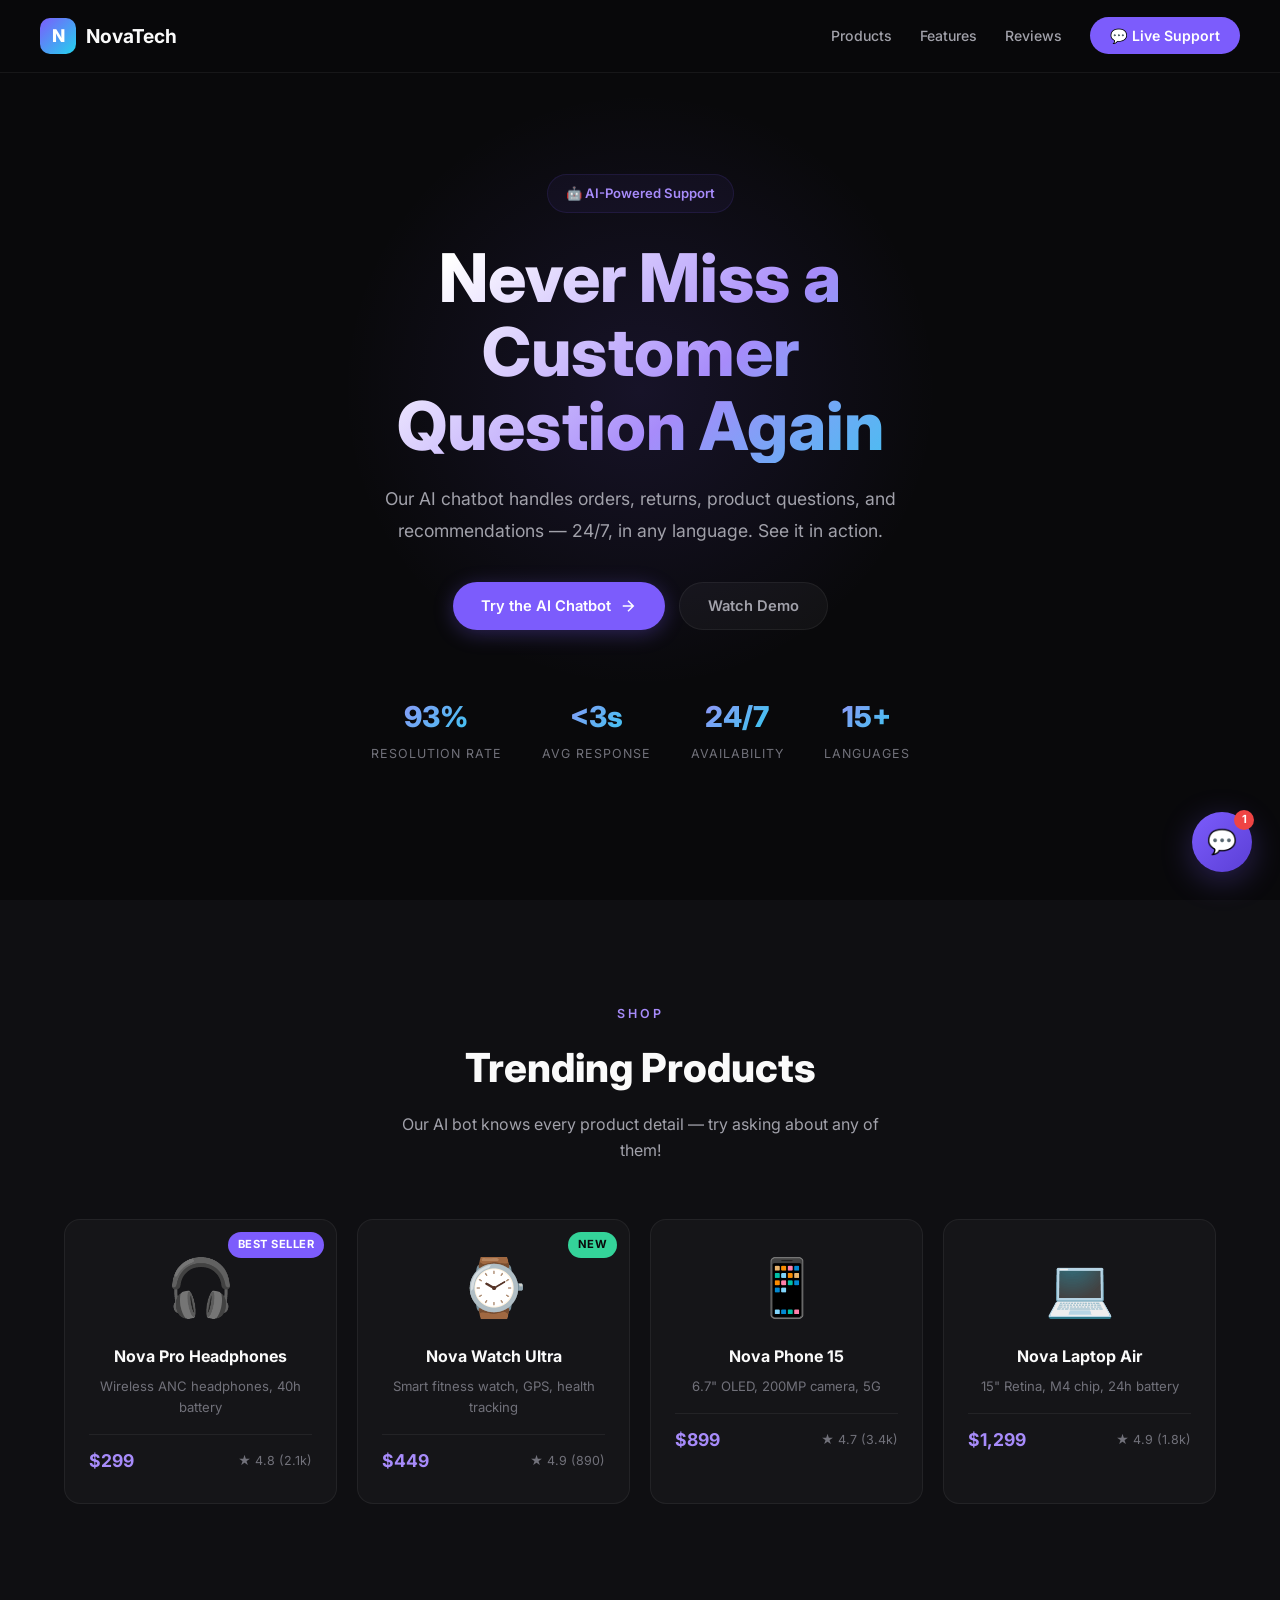
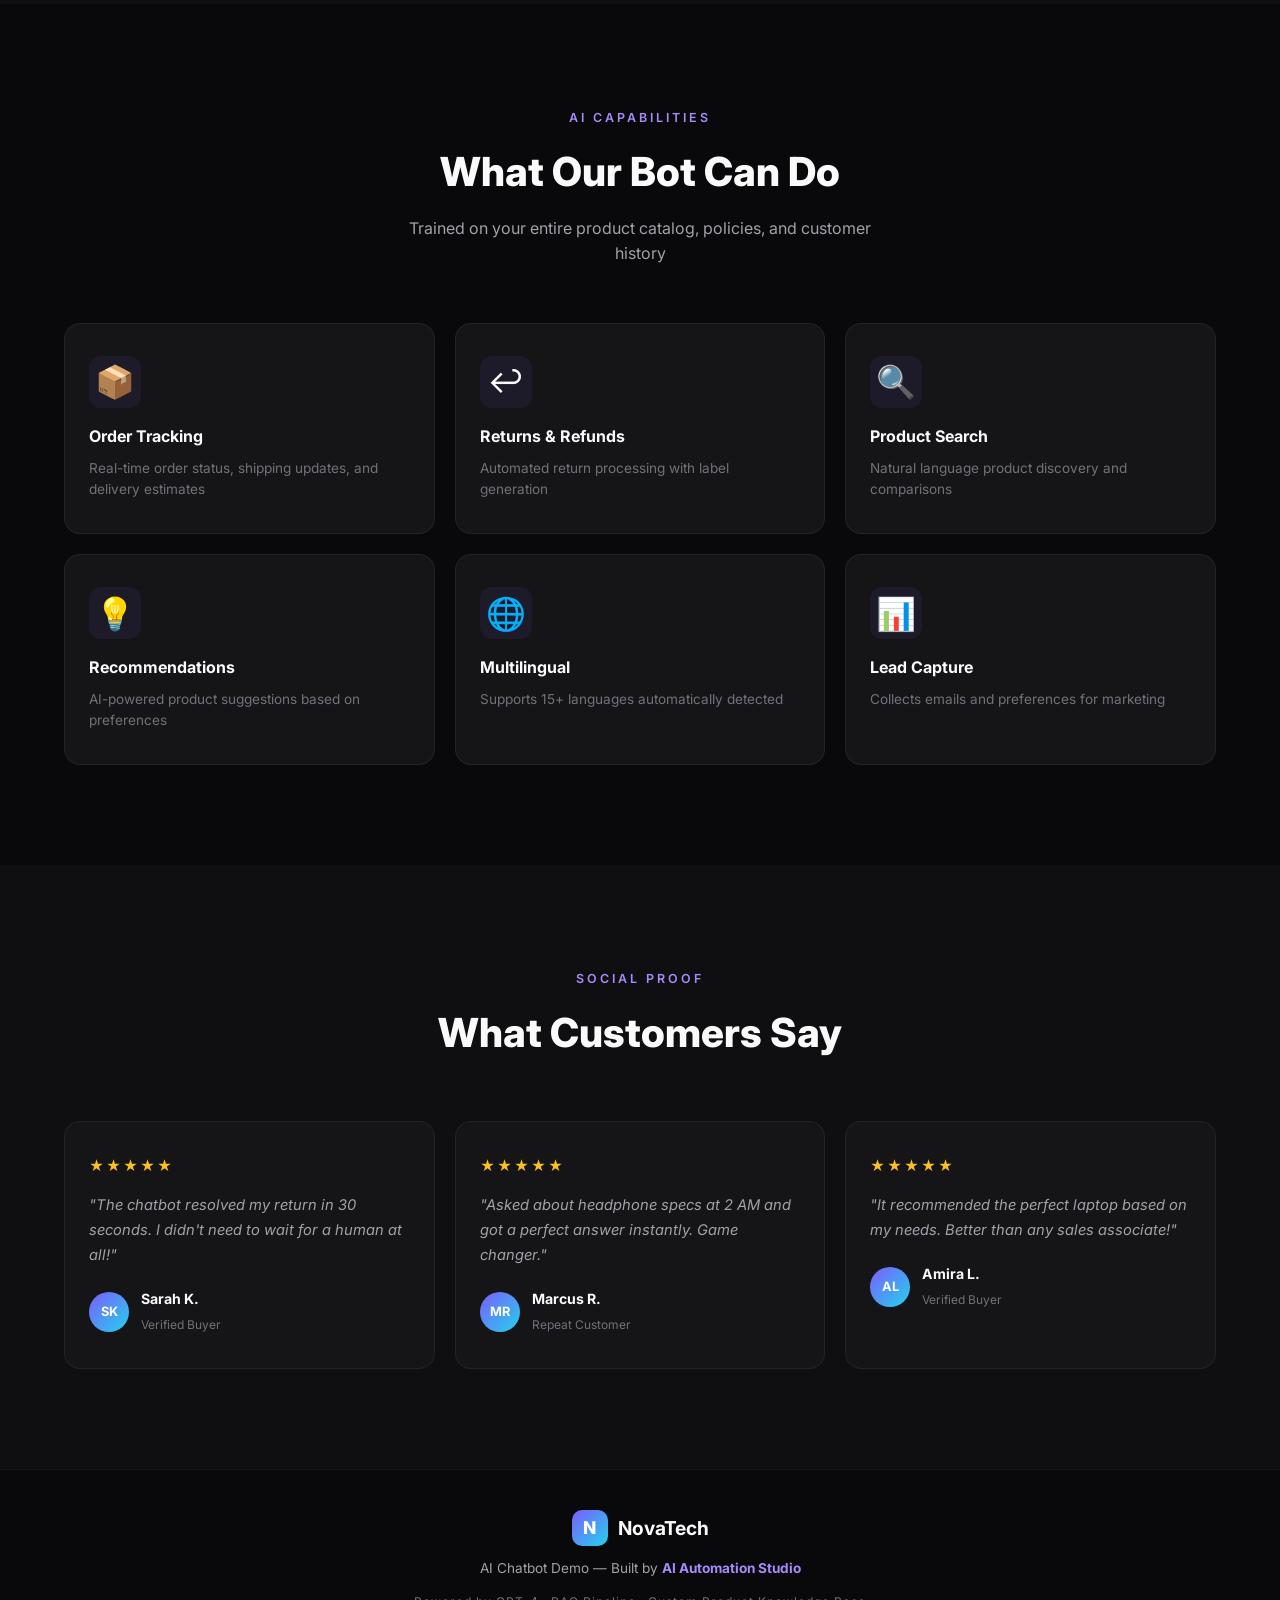
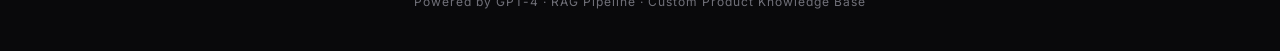
<file: demos/ecommerce-bot/index.html>
<!DOCTYPE html>
<html lang="en">

<head>
    <meta charset="UTF-8">
    <meta name="viewport" content="width=device-width, initial-scale=1.0">
    <title>NovaTech — AI Customer Support Demo</title>
    <meta name="description"
        content="AI-powered customer support chatbot for e-commerce — handles orders, returns, product questions, and recommendations 24/7.">
    <link rel="preconnect" href="https://fonts.googleapis.com">
    <link rel="preconnect" href="https://fonts.gstatic.com" crossorigin>
    <link href="https://fonts.googleapis.com/css2?family=Inter:wght@300;400;500;600;700;800&display=swap"
        rel="stylesheet">
    <link rel="stylesheet" href="style.css">
</head>

<body>
    <!-- Hero -->
    <header class="hero">
        <nav class="navbar">
            <div class="logo">
                <div class="logo-mark">N</div>
                <span class="logo-text">NovaTech</span>
            </div>
            <ul class="nav-links">
                <li><a href="#products">Products</a></li>
                <li><a href="#features">Features</a></li>
                <li><a href="#testimonials">Reviews</a></li>
                <li><a href="#" class="nav-cta" id="navSupportBtn">💬 Live Support</a></li>
            </ul>
        </nav>
        <div class="hero-content">
            <div class="hero-badge">🤖 AI-Powered Support</div>
            <h1>Never Miss a Customer<br>Question Again</h1>
            <p class="hero-desc">Our AI chatbot handles orders, returns, product questions, and recommendations — 24/7,
                in any language. See it in action.</p>
            <div class="hero-actions">
                <button class="btn btn-primary" id="heroChatBtn">
                    <span>Try the AI Chatbot</span>
                    <svg width="18" height="18" viewBox="0 0 24 24" fill="none" stroke="currentColor" stroke-width="2">
                        <path d="M5 12h14M12 5l7 7-7 7" />
                    </svg>
                </button>
                <button class="btn btn-ghost">Watch Demo</button>
            </div>
            <div class="hero-metrics">
                <div class="metric">
                    <span class="metric-value">93%</span>
                    <span class="metric-label">Resolution Rate</span>
                </div>
                <div class="metric">
                    <span class="metric-value">&lt;3s</span>
                    <span class="metric-label">Avg Response</span>
                </div>
                <div class="metric">
                    <span class="metric-value">24/7</span>
                    <span class="metric-label">Availability</span>
                </div>
                <div class="metric">
                    <span class="metric-value">15+</span>
                    <span class="metric-label">Languages</span>
                </div>
            </div>
        </div>
        <div class="hero-glow"></div>
    </header>

    <!-- Products Section -->
    <section class="products-section" id="products">
        <div class="container">
            <div class="section-header">
                <span class="section-tag">Shop</span>
                <h2>Trending Products</h2>
                <p>Our AI bot knows every product detail — try asking about any of them!</p>
            </div>
            <div class="products-grid">
                <div class="product-card">
                    <div class="product-badge">Best Seller</div>
                    <div class="product-img">🎧</div>
                    <h3>Nova Pro Headphones</h3>
                    <p class="product-desc">Wireless ANC headphones, 40h battery</p>
                    <div class="product-footer">
                        <span class="product-price">$299</span>
                        <span class="product-rating">★ 4.8 (2.1k)</span>
                    </div>
                </div>
                <div class="product-card">
                    <div class="product-badge new">New</div>
                    <div class="product-img">⌚</div>
                    <h3>Nova Watch Ultra</h3>
                    <p class="product-desc">Smart fitness watch, GPS, health tracking</p>
                    <div class="product-footer">
                        <span class="product-price">$449</span>
                        <span class="product-rating">★ 4.9 (890)</span>
                    </div>
                </div>
                <div class="product-card">
                    <div class="product-img">📱</div>
                    <h3>Nova Phone 15</h3>
                    <p class="product-desc">6.7" OLED, 200MP camera, 5G</p>
                    <div class="product-footer">
                        <span class="product-price">$899</span>
                        <span class="product-rating">★ 4.7 (3.4k)</span>
                    </div>
                </div>
                <div class="product-card">
                    <div class="product-img">💻</div>
                    <h3>Nova Laptop Air</h3>
                    <p class="product-desc">15" Retina, M4 chip, 24h battery</p>
                    <div class="product-footer">
                        <span class="product-price">$1,299</span>
                        <span class="product-rating">★ 4.9 (1.8k)</span>
                    </div>
                </div>
            </div>
        </div>
    </section>

    <!-- Features Section -->
    <section class="features-section" id="features">
        <div class="container">
            <div class="section-header">
                <span class="section-tag">AI Capabilities</span>
                <h2>What Our Bot Can Do</h2>
                <p>Trained on your entire product catalog, policies, and customer history</p>
            </div>
            <div class="features-grid">
                <div class="feature-card">
                    <div class="feature-icon">📦</div>
                    <h3>Order Tracking</h3>
                    <p>Real-time order status, shipping updates, and delivery estimates</p>
                </div>
                <div class="feature-card">
                    <div class="feature-icon">↩️</div>
                    <h3>Returns & Refunds</h3>
                    <p>Automated return processing with label generation</p>
                </div>
                <div class="feature-card">
                    <div class="feature-icon">🔍</div>
                    <h3>Product Search</h3>
                    <p>Natural language product discovery and comparisons</p>
                </div>
                <div class="feature-card">
                    <div class="feature-icon">💡</div>
                    <h3>Recommendations</h3>
                    <p>AI-powered product suggestions based on preferences</p>
                </div>
                <div class="feature-card">
                    <div class="feature-icon">🌐</div>
                    <h3>Multilingual</h3>
                    <p>Supports 15+ languages automatically detected</p>
                </div>
                <div class="feature-card">
                    <div class="feature-icon">📊</div>
                    <h3>Lead Capture</h3>
                    <p>Collects emails and preferences for marketing</p>
                </div>
            </div>
        </div>
    </section>

    <!-- Testimonials -->
    <section class="testimonials-section" id="testimonials">
        <div class="container">
            <div class="section-header">
                <span class="section-tag">Social Proof</span>
                <h2>What Customers Say</h2>
            </div>
            <div class="testimonials-grid">
                <div class="testimonial-card">
                    <div class="testimonial-stars">★★★★★</div>
                    <p>"The chatbot resolved my return in 30 seconds. I didn't need to wait for a human at all!"</p>
                    <div class="testimonial-author">
                        <div class="author-avatar">SK</div>
                        <div>
                            <strong>Sarah K.</strong>
                            <span>Verified Buyer</span>
                        </div>
                    </div>
                </div>
                <div class="testimonial-card">
                    <div class="testimonial-stars">★★★★★</div>
                    <p>"Asked about headphone specs at 2 AM and got a perfect answer instantly. Game changer."</p>
                    <div class="testimonial-author">
                        <div class="author-avatar">MR</div>
                        <div>
                            <strong>Marcus R.</strong>
                            <span>Repeat Customer</span>
                        </div>
                    </div>
                </div>
                <div class="testimonial-card">
                    <div class="testimonial-stars">★★★★★</div>
                    <p>"It recommended the perfect laptop based on my needs. Better than any sales associate!"</p>
                    <div class="testimonial-author">
                        <div class="author-avatar">AL</div>
                        <div>
                            <strong>Amira L.</strong>
                            <span>Verified Buyer</span>
                        </div>
                    </div>
                </div>
            </div>
        </div>
    </section>

    <!-- Footer -->
    <footer class="footer">
        <div class="container">
            <div class="footer-content">
                <div class="logo">
                    <div class="logo-mark">N</div>
                    <span class="logo-text">NovaTech</span>
                </div>
                <p class="footer-note">AI Chatbot Demo — Built by <strong>AI Automation Studio</strong></p>
                <p class="footer-tech">Powered by GPT-4 · RAG Pipeline · Custom Product Knowledge Base</p>
            </div>
        </div>
    </footer>

    <!-- Chatbot Widget -->
    <div class="chatbot-toggle" id="chatbotToggle">
        <div class="chatbot-toggle-icon">💬</div>
        <div class="chatbot-notification">1</div>
    </div>

    <div class="chatbot-window" id="chatbotWindow">
        <div class="chatbot-header">
            <div class="chatbot-header-info">
                <div class="chatbot-avatar">🤖</div>
                <div>
                    <h4>NovaTech Support</h4>
                    <span class="chatbot-status">● Online — AI-powered</span>
                </div>
            </div>
            <button class="chatbot-close" id="chatbotClose">✕</button>
        </div>
        <div class="chatbot-messages" id="chatbotMessages">
            <div class="message bot-message">
                <div class="message-avatar">🤖</div>
                <div class="message-content">
                    <p>Hey! 👋 Welcome to <strong>NovaTech Support</strong></p>
                    <p>I'm your AI assistant and I can help with:</p>
                    <ul>
                        <li>📦 Order tracking & shipping</li>
                        <li>↩️ Returns & refunds</li>
                        <li>🔍 Product info & comparisons</li>
                        <li>💡 Personalized recommendations</li>
                    </ul>
                    <p>How can I help you today?</p>
                </div>
            </div>
        </div>
        <div class="chatbot-suggestions" id="chatbotSuggestions">
            <button class="suggestion-chip" data-msg="Where is my order?">📦 Track Order</button>
            <button class="suggestion-chip" data-msg="I want to return an item">↩️ Return Item</button>
            <button class="suggestion-chip" data-msg="Tell me about the Nova Pro Headphones">🎧 Product Info</button>
            <button class="suggestion-chip" data-msg="I need a recommendation for a gift under $500">💡
                Recommend</button>
        </div>
        <div class="chatbot-input-area">
            <input type="text" class="chatbot-input" id="chatbotInput" placeholder="Ask me anything..."
                autocomplete="off">
            <button class="chatbot-send" id="chatbotSend">
                <svg width="20" height="20" viewBox="0 0 24 24" fill="none" stroke="currentColor" stroke-width="2">
                    <path d="M22 2L11 13"></path>
                    <path d="M22 2L15 22L11 13L2 9L22 2Z"></path>
                </svg>
            </button>
        </div>
    </div>

    <script src="chatbot.js"></script>
</body>

</html>
</file>
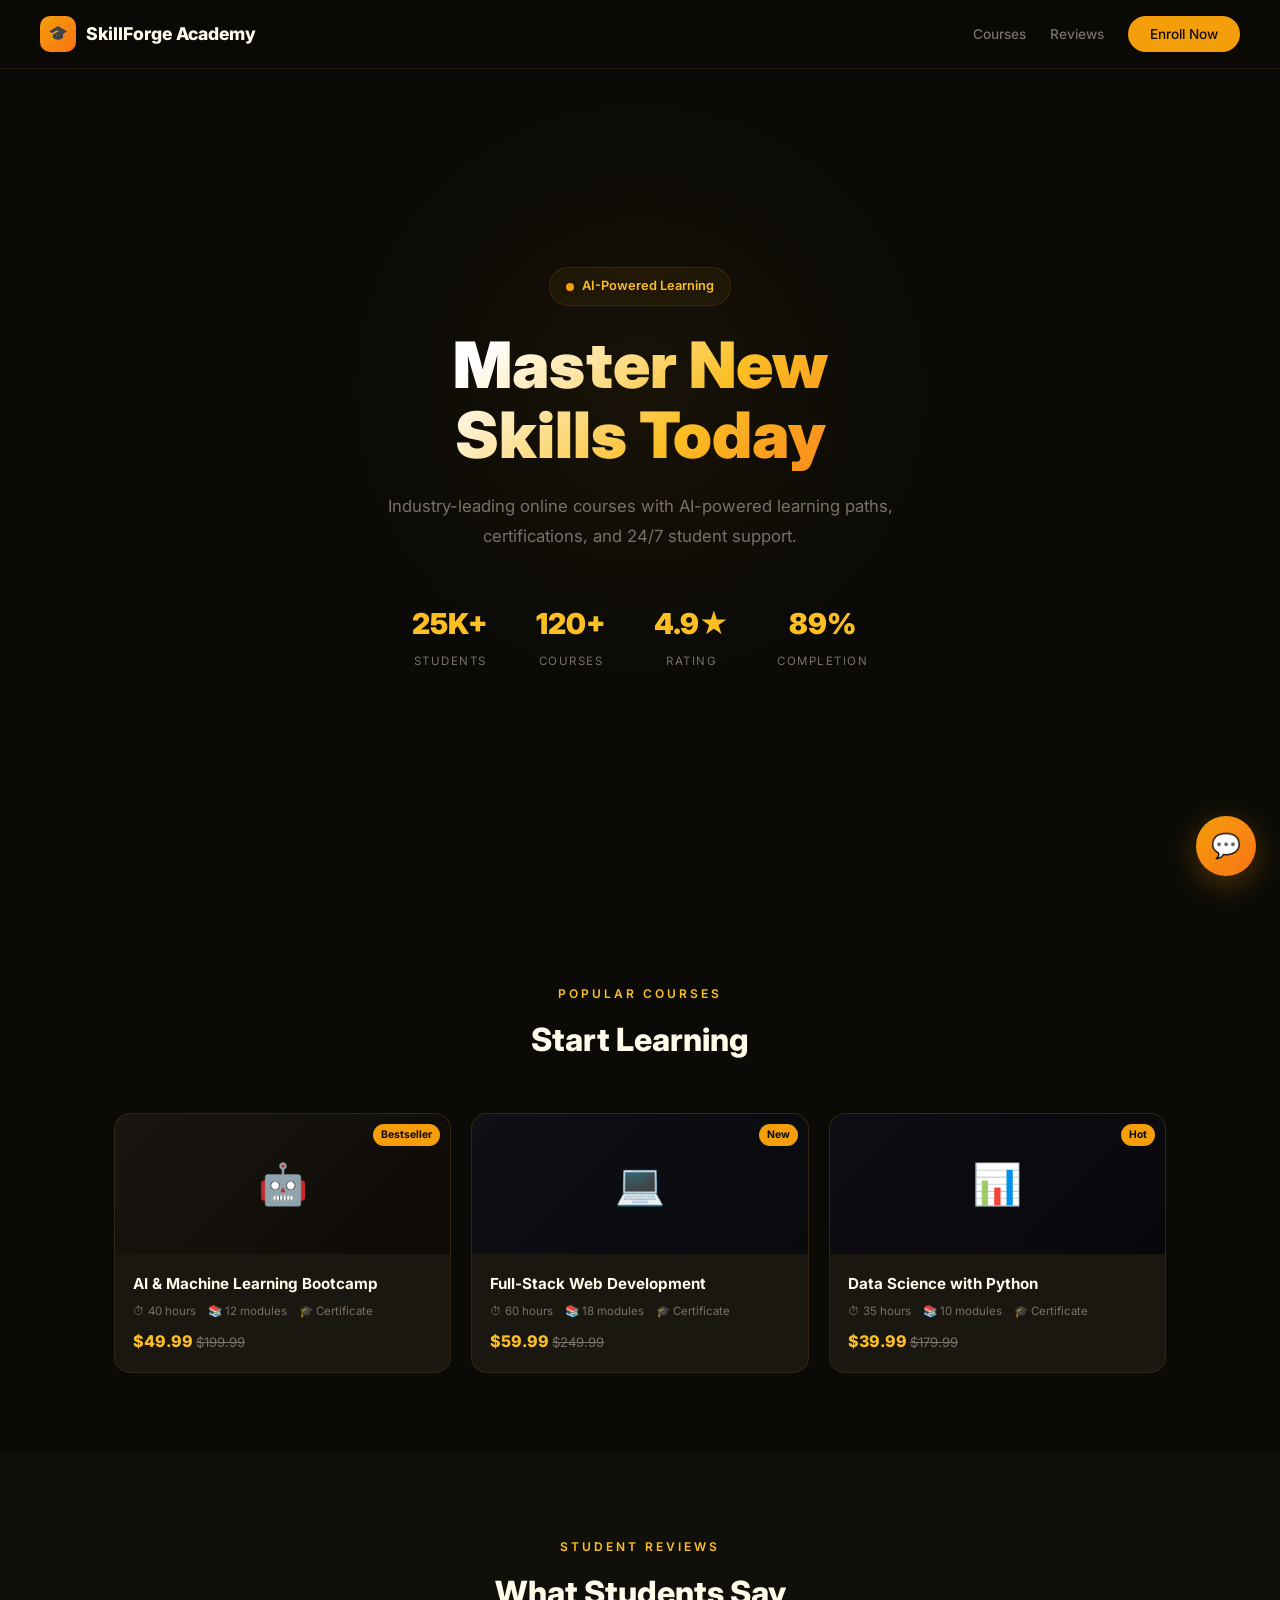
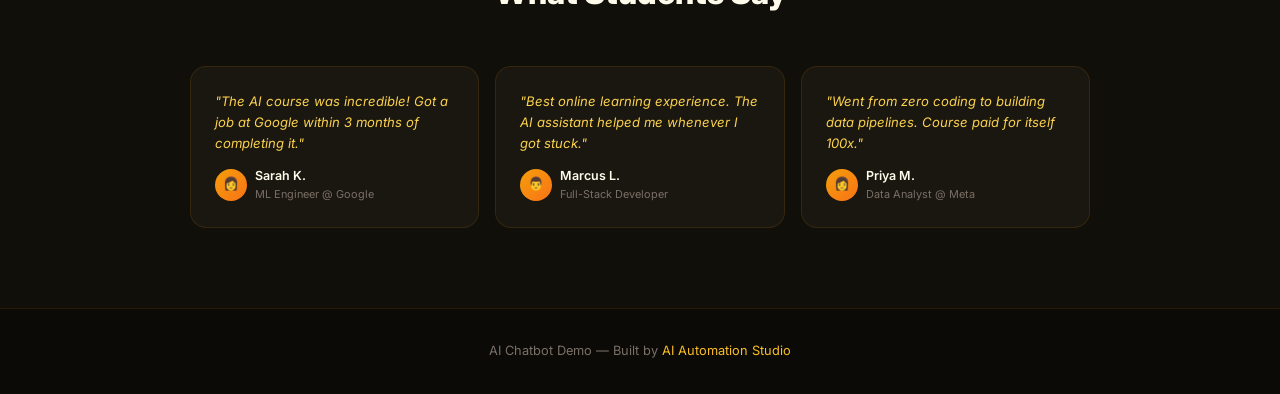
<file: demos/education-bot/index.html>
<!DOCTYPE html>
<html lang="en">

<head>
    <meta charset="UTF-8">
    <meta name="viewport" content="width=device-width, initial-scale=1.0">
    <title>SkillForge Academy — AI Course Assistant Demo</title>
    <link href="https://fonts.googleapis.com/css2?family=Inter:wght@300;400;500;600;700;800;900&display=swap"
        rel="stylesheet">
    <style>
        :root {
            --primary: #F59E0B;
            --primary-light: #FBBF24;
            --primary-dark: #D97706;
            --accent: #F97316;
            --accent2: #EF4444;
            --bg: #0B0A07;
            --bg2: #110F0A;
            --card: #1A1610;
            --text: #FFFBEB;
            --text2: #FCD34D;
            --text3: #7A7066;
            --border: rgba(245, 158, 11, 0.12);
            --font: 'Inter', sans-serif
        }

        *,
        *::before,
        *::after {
            margin: 0;
            padding: 0;
            box-sizing: border-box
        }

        body {
            font-family: var(--font);
            background: var(--bg);
            color: var(--text);
            line-height: 1.6;
            overflow-x: hidden
        }

        a {
            text-decoration: none;
            color: inherit
        }

        .nav {
            position: fixed;
            top: 0;
            left: 0;
            right: 0;
            z-index: 100;
            padding: 16px 40px;
            display: flex;
            justify-content: space-between;
            align-items: center;
            background: rgba(11, 10, 7, 0.92);
            backdrop-filter: blur(20px);
            border-bottom: 1px solid var(--border)
        }

        .nav-brand {
            display: flex;
            align-items: center;
            gap: 10px;
            font-weight: 800;
            font-size: 1.1rem
        }

        .nav-brand .icon {
            width: 36px;
            height: 36px;
            background: linear-gradient(135deg, var(--primary), var(--accent));
            border-radius: 10px;
            display: flex;
            align-items: center;
            justify-content: center;
            font-size: 1rem
        }

        .nav-links {
            display: flex;
            gap: 24px;
            list-style: none;
            align-items: center
        }

        .nav-links a {
            font-size: .85rem;
            font-weight: 500;
            color: var(--text3);
            transition: .3s
        }

        .nav-links a:hover {
            color: var(--text)
        }

        .nav-cta {
            background: var(--primary) !important;
            color: #0B0A07 !important;
            padding: 10px 22px;
            border-radius: 100px;
            font-weight: 700
        }

        .hero {
            min-height: 100vh;
            display: flex;
            align-items: center;
            justify-content: center;
            text-align: center;
            padding: 140px 24px 100px;
            position: relative
        }

        .hero-glow {
            position: absolute;
            top: 10%;
            left: 50%;
            transform: translateX(-50%);
            width: 600px;
            height: 600px;
            background: radial-gradient(ellipse, rgba(245, 158, 11, 0.06) 0%, transparent 70%);
            pointer-events: none
        }

        .hero h1 {
            font-size: clamp(2.4rem, 5vw, 4rem);
            font-weight: 900;
            line-height: 1.1;
            margin-bottom: 20px;
            background: linear-gradient(135deg, #fff 20%, var(--primary-light) 60%, var(--accent) 100%);
            -webkit-background-clip: text;
            -webkit-text-fill-color: transparent;
            background-clip: text
        }

        .hero-sub {
            font-size: 1.05rem;
            color: var(--text3);
            max-width: 540px;
            margin: 0 auto 36px;
            line-height: 1.8
        }

        .hero-stats {
            display: flex;
            justify-content: center;
            gap: 48px;
            margin-top: 50px
        }

        .stat {
            text-align: center
        }

        .stat-num {
            display: block;
            font-size: 1.8rem;
            font-weight: 900;
            color: var(--primary-light)
        }

        .stat-label {
            font-size: .72rem;
            color: var(--text3);
            text-transform: uppercase;
            letter-spacing: 1.5px
        }

        .courses {
            padding: 80px 24px;
            max-width: 1100px;
            margin: 0 auto
        }

        .section-head {
            text-align: center;
            margin-bottom: 48px
        }

        .section-tag {
            font-size: .75rem;
            font-weight: 600;
            color: var(--primary-light);
            text-transform: uppercase;
            letter-spacing: 3px
        }

        .section-head h2 {
            font-size: 2rem;
            font-weight: 800;
            margin-top: 8px
        }

        .grid {
            display: grid;
            grid-template-columns: repeat(3, 1fr);
            gap: 20px
        }

        .course-card {
            background: var(--card);
            border: 1px solid var(--border);
            border-radius: 16px;
            overflow: hidden;
            transition: .3s;
            cursor: pointer
        }

        .course-card:hover {
            transform: translateY(-4px);
            box-shadow: 0 16px 48px rgba(0, 0, 0, 0.4)
        }

        .course-img {
            height: 140px;
            display: flex;
            align-items: center;
            justify-content: center;
            font-size: 2.5rem;
            position: relative
        }

        .course-img.ai {
            background: linear-gradient(135deg, #1a1510, #0d0a07)
        }

        .course-img.web {
            background: linear-gradient(135deg, #0e1015, #080a0e)
        }

        .course-img.data {
            background: linear-gradient(135deg, #100e14, #08070b)
        }

        .course-badge {
            position: absolute;
            top: 10px;
            right: 10px;
            font-size: .65rem;
            font-weight: 700;
            padding: 3px 8px;
            border-radius: 100px;
            background: var(--primary);
            color: #0B0A07
        }

        .course-info {
            padding: 18px
        }

        .course-info h3 {
            font-size: .95rem;
            font-weight: 700;
            margin-bottom: 6px
        }

        .course-meta {
            display: flex;
            gap: 12px;
            font-size: .72rem;
            color: var(--text3);
            margin-bottom: 8px
        }

        .course-price {
            font-size: 1rem;
            font-weight: 800;
            color: var(--primary-light)
        }

        .course-price s {
            color: var(--text3);
            font-weight: 400;
            font-size: .82rem
        }

        .testimonials {
            padding: 80px 24px;
            background: var(--bg2);
            text-align: center
        }

        .test-grid {
            display: grid;
            grid-template-columns: repeat(3, 1fr);
            gap: 16px;
            max-width: 900px;
            margin: 0 auto
        }

        .testimonial {
            background: var(--card);
            border: 1px solid var(--border);
            border-radius: 16px;
            padding: 24px;
            text-align: left
        }

        .testimonial p {
            font-size: .82rem;
            color: var(--text2);
            line-height: 1.6;
            margin-bottom: 12px;
            font-style: italic
        }

        .test-author {
            display: flex;
            align-items: center;
            gap: 8px
        }

        .test-av {
            width: 32px;
            height: 32px;
            background: linear-gradient(135deg, var(--primary), var(--accent));
            border-radius: 50%;
            display: flex;
            align-items: center;
            justify-content: center;
            font-size: .8rem
        }

        .test-name {
            font-size: .78rem;
            font-weight: 600
        }

        .test-role {
            font-size: .68rem;
            color: var(--text3)
        }

        .footer {
            padding: 32px;
            text-align: center;
            border-top: 1px solid var(--border)
        }

        .footer p {
            color: var(--text3);
            font-size: .8rem
        }

        .footer a {
            color: var(--primary-light)
        }

        /* Chatbot */
        #chatbotToggle {
            position: fixed;
            bottom: 24px;
            right: 24px;
            width: 60px;
            height: 60px;
            background: linear-gradient(135deg, var(--primary), var(--accent));
            border: none;
            border-radius: 50%;
            cursor: pointer;
            font-size: 1.5rem;
            display: flex;
            align-items: center;
            justify-content: center;
            box-shadow: 0 8px 32px rgba(245, 158, 11, 0.3);
            z-index: 9999;
            color: #0B0A07;
            animation: bounce 2s ease infinite
        }

        @keyframes bounce {

            0%,
            100% {
                transform: translateY(0)
            }

            50% {
                transform: translateY(-6px)
            }
        }

        #chatbotWindow {
            position: fixed;
            bottom: 96px;
            right: 24px;
            width: 380px;
            height: 520px;
            background: var(--bg);
            border-radius: 20px;
            box-shadow: 0 20px 80px rgba(0, 0, 0, 0.6);
            display: none;
            flex-direction: column;
            overflow: hidden;
            z-index: 9999;
            border: 1px solid var(--border)
        }

        #chatbotWindow.open {
            display: flex;
            animation: slideUp .3s ease
        }

        @keyframes slideUp {
            from {
                opacity: 0;
                transform: translateY(16px)
            }

            to {
                opacity: 1;
                transform: translateY(0)
            }
        }

        .chat-header {
            background: linear-gradient(135deg, var(--primary-dark), var(--accent));
            padding: 16px 18px;
            display: flex;
            align-items: center;
            gap: 10px;
            position: relative
        }

        .chat-header-av {
            width: 38px;
            height: 38px;
            background: rgba(255, 255, 255, 0.2);
            border-radius: 50%;
            display: flex;
            align-items: center;
            justify-content: center;
            font-size: 1.1rem
        }

        .chat-header h4 {
            color: #0B0A07;
            font-size: .92rem;
            font-weight: 700
        }

        .chat-header span {
            color: rgba(11, 10, 7, 0.7);
            font-size: .72rem
        }

        .chat-close {
            position: absolute;
            right: 14px;
            top: 12px;
            background: none;
            border: none;
            color: rgba(11, 10, 7, 0.6);
            font-size: 1.4rem;
            cursor: pointer
        }

        .chat-msgs {
            flex: 1;
            overflow-y: auto;
            padding: 14px;
            display: flex;
            flex-direction: column;
            gap: 10px
        }

        .msg {
            display: flex;
            gap: 8px;
            max-width: 88%;
            animation: fadeIn .3s ease
        }

        .msg.bot {
            align-self: flex-start
        }

        .msg.user {
            align-self: flex-end;
            flex-direction: row-reverse
        }

        @keyframes fadeIn {
            from {
                opacity: 0;
                transform: translateY(6px)
            }

            to {
                opacity: 1;
                transform: translateY(0)
            }
        }

        .msg-av {
            width: 28px;
            height: 28px;
            border-radius: 50%;
            display: flex;
            align-items: center;
            justify-content: center;
            font-size: .8rem;
            flex-shrink: 0
        }

        .msg.bot .msg-av {
            background: rgba(245, 158, 11, 0.15)
        }

        .msg.user .msg-av {
            background: rgba(249, 115, 22, 0.15)
        }

        .msg-bubble {
            padding: 10px 14px;
            border-radius: 14px;
            font-size: .82rem;
            line-height: 1.6;
            color: var(--text)
        }

        .msg.bot .msg-bubble {
            background: var(--card);
            border-bottom-left-radius: 4px
        }

        .msg.user .msg-bubble {
            background: var(--primary-dark);
            color: white;
            border-bottom-right-radius: 4px
        }

        .msg-bubble strong {
            font-weight: 700
        }

        .suggestions {
            padding: 8px 14px;
            display: flex;
            gap: 6px;
            flex-wrap: wrap
        }

        .chip {
            padding: 6px 12px;
            border-radius: 100px;
            border: 1px solid var(--border);
            background: rgba(245, 158, 11, 0.06);
            color: var(--primary-light);
            font-size: .72rem;
            font-weight: 600;
            cursor: pointer;
            font-family: inherit;
            transition: .2s
        }

        .chip:hover {
            background: rgba(245, 158, 11, 0.15)
        }

        .chat-input {
            padding: 10px 14px;
            border-top: 1px solid var(--border);
            display: flex;
            gap: 8px
        }

        .chat-input input {
            flex: 1;
            padding: 10px 14px;
            border-radius: 100px;
            border: 1px solid var(--border);
            background: var(--card);
            color: var(--text);
            font-size: .82rem;
            font-family: inherit;
            outline: none
        }

        .chat-input input:focus {
            border-color: var(--primary)
        }

        .chat-input button {
            width: 36px;
            height: 36px;
            border-radius: 50%;
            background: linear-gradient(135deg, var(--primary), var(--accent));
            border: none;
            color: #0B0A07;
            cursor: pointer;
            font-size: .9rem
        }

        .typing span {
            width: 5px;
            height: 5px;
            background: var(--text3);
            border-radius: 50%;
            animation: dot 1.4s ease infinite;
            display: inline-block
        }

        .typing span:nth-child(2) {
            animation-delay: .2s
        }

        .typing span:nth-child(3) {
            animation-delay: .4s
        }

        @keyframes dot {

            0%,
            80%,
            100% {
                transform: scale(.6);
                opacity: .4
            }

            40% {
                transform: scale(1);
                opacity: 1
            }
        }

        @media(max-width:768px) {

            .grid,
            .test-grid {
                grid-template-columns: 1fr
            }

            .nav-links {
                display: none
            }

            #chatbotWindow {
                width: calc(100vw - 16px);
                right: 8px;
                height: 65vh
            }
        }

        @media(max-width:480px) {
            .hero-stats {
                flex-wrap: wrap;
                gap: 24px
            }
        }
    </style>
</head>

<body>
    <nav class="nav">
        <a href="#" class="nav-brand">
            <div class="icon">🎓</div><span>SkillForge Academy</span>
        </a>
        <ul class="nav-links">
            <li><a href="#courses">Courses</a></li>
            <li><a href="#reviews">Reviews</a></li>
            <li><a href="#" class="nav-cta">Enroll Now</a></li>
        </ul>
    </nav>

    <section class="hero">
        <div class="hero-glow"></div>
        <div style="position:relative;z-index:2;max-width:700px">
            <div
                style="display:inline-flex;align-items:center;gap:8px;font-size:.8rem;font-weight:600;color:var(--primary-light);padding:8px 16px;border-radius:100px;border:1px solid var(--border);background:rgba(245,158,11,0.06);margin-bottom:24px">
                <span style="width:8px;height:8px;background:var(--primary);border-radius:50%"></span>
                AI-Powered Learning
            </div>
            <h1>Master New<br>Skills Today</h1>
            <p class="hero-sub">Industry-leading online courses with AI-powered learning paths, certifications, and 24/7
                student support.</p>
            <div class="hero-stats">
                <div class="stat"><span class="stat-num">25K+</span><span class="stat-label">Students</span></div>
                <div class="stat"><span class="stat-num">120+</span><span class="stat-label">Courses</span></div>
                <div class="stat"><span class="stat-num">4.9★</span><span class="stat-label">Rating</span></div>
                <div class="stat"><span class="stat-num">89%</span><span class="stat-label">Completion</span></div>
            </div>
        </div>
    </section>

    <section class="courses" id="courses">
        <div class="section-head">
            <span class="section-tag">Popular Courses</span>
            <h2>Start Learning</h2>
        </div>
        <div class="grid">
            <div class="course-card">
                <div class="course-img ai"><span class="course-badge">Bestseller</span>🤖</div>
                <div class="course-info">
                    <h3>AI & Machine Learning Bootcamp</h3>
                    <div class="course-meta"><span>⏱ 40 hours</span><span>📚 12 modules</span><span>🎓
                            Certificate</span></div>
                    <div class="course-price">$49.99 <s>$199.99</s></div>
                </div>
            </div>
            <div class="course-card">
                <div class="course-img web"><span class="course-badge">New</span>💻</div>
                <div class="course-info">
                    <h3>Full-Stack Web Development</h3>
                    <div class="course-meta"><span>⏱ 60 hours</span><span>📚 18 modules</span><span>🎓
                            Certificate</span></div>
                    <div class="course-price">$59.99 <s>$249.99</s></div>
                </div>
            </div>
            <div class="course-card">
                <div class="course-img data"><span class="course-badge">Hot</span>📊</div>
                <div class="course-info">
                    <h3>Data Science with Python</h3>
                    <div class="course-meta"><span>⏱ 35 hours</span><span>📚 10 modules</span><span>🎓
                            Certificate</span></div>
                    <div class="course-price">$39.99 <s>$179.99</s></div>
                </div>
            </div>
        </div>
    </section>

    <section class="testimonials" id="reviews">
        <div class="section-head">
            <span class="section-tag">Student Reviews</span>
            <h2>What Students Say</h2>
        </div>
        <div class="test-grid">
            <div class="testimonial">
                <p>"The AI course was incredible! Got a job at Google within 3 months of completing it."</p>
                <div class="test-author">
                    <div class="test-av">👩</div>
                    <div>
                        <div class="test-name">Sarah K.</div>
                        <div class="test-role">ML Engineer @ Google</div>
                    </div>
                </div>
            </div>
            <div class="testimonial">
                <p>"Best online learning experience. The AI assistant helped me whenever I got stuck."</p>
                <div class="test-author">
                    <div class="test-av">👨</div>
                    <div>
                        <div class="test-name">Marcus L.</div>
                        <div class="test-role">Full-Stack Developer</div>
                    </div>
                </div>
            </div>
            <div class="testimonial">
                <p>"Went from zero coding to building data pipelines. Course paid for itself 100x."</p>
                <div class="test-author">
                    <div class="test-av">👩</div>
                    <div>
                        <div class="test-name">Priya M.</div>
                        <div class="test-role">Data Analyst @ Meta</div>
                    </div>
                </div>
            </div>
        </div>
    </section>

    <footer class="footer">
        <p>AI Chatbot Demo — Built by <a href="https://bouazzi1.github.io/ai-portfolio/">AI Automation Studio</a></p>
    </footer>

    <button id="chatbotToggle">💬</button>
    <div id="chatbotWindow">
        <div class="chat-header">
            <div class="chat-header-av">🎓</div>
            <div>
                <h4>SkillForge AI Advisor</h4><span>● Online — Find your course</span>
            </div>
            <button class="chat-close" id="chatClose">×</button>
        </div>
        <div class="chat-msgs" id="chatMsgs"></div>
        <div class="suggestions" id="chatSuggestions">
            <button class="chip" data-msg="What courses do you offer?">📚 Browse Courses</button>
            <button class="chip" data-msg="How do I enroll?">🎓 Enroll</button>
            <button class="chip" data-msg="Do you offer certificates?">📜 Certificates</button>
            <button class="chip" data-msg="What's the refund policy?">💰 Refund Policy</button>
        </div>
        <div class="chat-input">
            <input type="text" id="chatInput" placeholder="Ask about courses, enrollment...">
            <button id="chatSend">➤</button>
        </div>
    </div>

    <script>
        const KB = [
            { p: ["hello", "hi", "hey"], r: "Welcome to **SkillForge Academy**! 🎓\n\nI'm your AI learning advisor. I can help you:\n\n• 📚 Find the perfect course\n• 🎓 Learn about enrollment\n• 📜 Understand certifications\n• 💳 Answer billing questions\n• 🤔 Recommend a learning path\n\nWhat are you interested in learning?" },
            { p: ["course", "offer", "class", "learn", "program", "available", "catalogue", "browse"], r: "📚 **Our Popular Courses:**\n\n🤖 **AI & Machine Learning Bootcamp** — $49.99\n• 40 hours, 12 modules, certificate\n• Python, TensorFlow, NLP, Computer Vision\n\n💻 **Full-Stack Web Development** — $59.99\n• 60 hours, 18 modules, certificate\n• React, Node.js, MongoDB, deployment\n\n📊 **Data Science with Python** — $39.99\n• 35 hours, 10 modules, certificate\n• Pandas, ML, visualization, SQL\n\n☁️ **Cloud & DevOps** — $44.99\n📱 **Mobile App (React Native)** — $54.99\n🔒 **Cybersecurity Essentials** — $34.99\n\nAll courses include lifetime access! Which interests you?" },
            { p: ["enroll", "sign up", "register", "join", "start", "how do i", "buy", "purchase"], r: "🎓 **How to Enroll:**\n\n1️⃣ Choose your course\n2️⃣ Click **'Enroll Now'**\n3️⃣ Create an account (email + password)\n4️⃣ Complete payment\n5️⃣ Start learning immediately!\n\n💳 **Payment:** Credit/debit, PayPal, Apple Pay\n🏷️ **Current offer:** Use code **LEARN2026** for 15% off!\n\n💡 All courses come with:\n• Lifetime access\n• Certificate of completion\n• 30-day money-back guarantee" },
            { p: ["certificate", "certif", "credential", "diploma", "completion", "linkedin"], r: "📜 **Certifications:**\n\n• Every course includes a **Certificate of Completion**\n• Add directly to your **LinkedIn** profile\n• Verified through unique credential ID\n• Shareable link & PDF download\n• Recognized by **500+ employers**\n\n🏆 **Pro certificates** include project portfolio review by industry experts!\n\nComplete all modules + final project to earn yours." },
            { p: ["price", "cost", "how much", "discount", "coupon", "free", "money", "payment", "pay"], r: "💰 **Pricing:**\n\n• Individual courses: **$34.99 - $59.99**\n• **All-Access Pass:** $19.99/month (120+ courses)\n• **Annual Plan:** $149.99/year (save 37%!)\n\n🏷️ **Active Discounts:**\n• Code **LEARN2026** → 15% off any course\n• Student discount → 40% off with .edu email\n• Bundle 3+ courses → 25% off\n\n🛡️ 30-day money-back guarantee on everything!" },
            { p: ["refund", "money back", "cancel", "return", "guarantee"], r: "🛡️ **Refund Policy:**\n\n• **30-day money-back guarantee** on all courses\n• No questions asked\n• Full refund processed in 5-7 days\n• Cancel subscriptions anytime\n\n**How to request:**\n1. Go to Settings → Purchases\n2. Click 'Request Refund'\n3. Done!\n\nOr email refunds@skillforge.com and we'll handle it." },
            { p: ["recommend", "which", "best", "suggest", "beginner", "start with", "path", "beginner", "no experience"], r: "🤔 **Let me recommend a learning path!**\n\nTell me your goal:\n\n🚀 **Career change to tech?**\n→ Start: Web Dev → then AI/ML\n\n📊 **Data & Analytics?**\n→ Start: Data Science with Python\n\n🤖 **AI & Automation?**\n→ Start: AI & ML Bootcamp\n\n📱 **Build apps?**\n→ Start: Full-Stack Web → Mobile\n\n💼 **Already working in tech?**\n→ Cloud & DevOps or Cybersecurity\n\nAll courses are beginner-friendly! Zero experience needed. 😊" },
            { p: ["support", "help", "stuck", "question", "contact", "instructor", "teacher"], r: "🔧 **Student Support:**\n\n• **AI Assistant** (me!) — Available 24/7\n• **Community Forum** — Peer help & networking\n• **Instructor Q&A** — Direct questions to teachers\n• **Live Office Hours** — Weekly (Pro plans)\n• **Email:** support@skillforge.com\n• **Discord:** discord.gg/skillforge\n\nResponse time: under 4 hours for all queries! 📨" },
            { p: ["thank", "thanks", "great", "perfect", "awesome"], r: "You're welcome! 🎉 Education is the best investment you can make.\n\n🏷️ Remember: Use **LEARN2026** for 15% off!\n📚 Start learning: skillforge.com\n\nGood luck on your learning journey! 🚀" }
        ];
        const FALLBACK = "Great question! I can help with:\n\n• 📚 **Courses** — Browse our catalog\n• 🎓 **Enrollment** — How to sign up\n• 📜 **Certificates** — What you earn\n• 💰 **Pricing** — Plans & discounts\n• 🤔 **Recommendations** — Find your path\n\nWhat would you like to know? 🎓";
        const msgs = document.getElementById('chatMsgs'), inp = document.getElementById('chatInput'), tog = document.getElementById('chatbotToggle'), win = document.getElementById('chatbotWindow');
        function addMsg(t, s) { const d = document.createElement('div'); d.className = `msg ${s}`; d.innerHTML = `<div class="msg-av">${s === 'bot' ? '🎓' : '👤'}</div><div class="msg-bubble">${t.replace(/\*\*(.*?)\*\*/g, '<strong>$1</strong>').replace(/\n\n/g, '</p><p>').replace(/\n• /g, '<br>• ').replace(/\n/g, '<br>').replace(/^/, '<p>').replace(/$/, '</p>')}</div>`; msgs.appendChild(d); msgs.scrollTop = 9999 }
        function getResp(m) { const l = m.toLowerCase(); for (const e of KB) { for (const p of e.p) if (l.includes(p)) return e.r } return FALLBACK }
        addMsg("Welcome to **SkillForge Academy**! 🎓✨\n\nI'm your AI learning advisor. Whether you want to start a new career, earn a certification, or pick up a new skill — I'll help you find the perfect course!\n\nWhat are you interested in learning?", 'bot');
        let open = false;
        tog.onclick = () => { open = true; win.classList.add('open'); tog.style.display = 'none'; inp.focus() };
        document.getElementById('chatClose').onclick = () => { open = false; win.classList.remove('open'); tog.style.display = 'flex' };
        function send() { const t = inp.value.trim(); if (!t) return; addMsg(t, 'user'); inp.value = ''; document.getElementById('chatSuggestions').style.display = 'none'; const ty = document.createElement('div'); ty.className = 'msg bot'; ty.id = 'typ'; ty.innerHTML = '<div class="msg-av">🎓</div><div class="msg-bubble"><div class="typing"><span></span><span></span><span></span></div></div>'; msgs.appendChild(ty); msgs.scrollTop = 9999; setTimeout(() => { document.getElementById('typ')?.remove(); addMsg(getResp(t), 'bot') }, 400 + Math.random() * 600) }
        document.getElementById('chatSend').onclick = send;
        inp.onkeypress = e => { if (e.key === 'Enter') send() };
        document.querySelectorAll('.chip').forEach(c => c.onclick = () => { inp.value = c.dataset.msg; send() });
    </script>
</body>

</html>
</file>
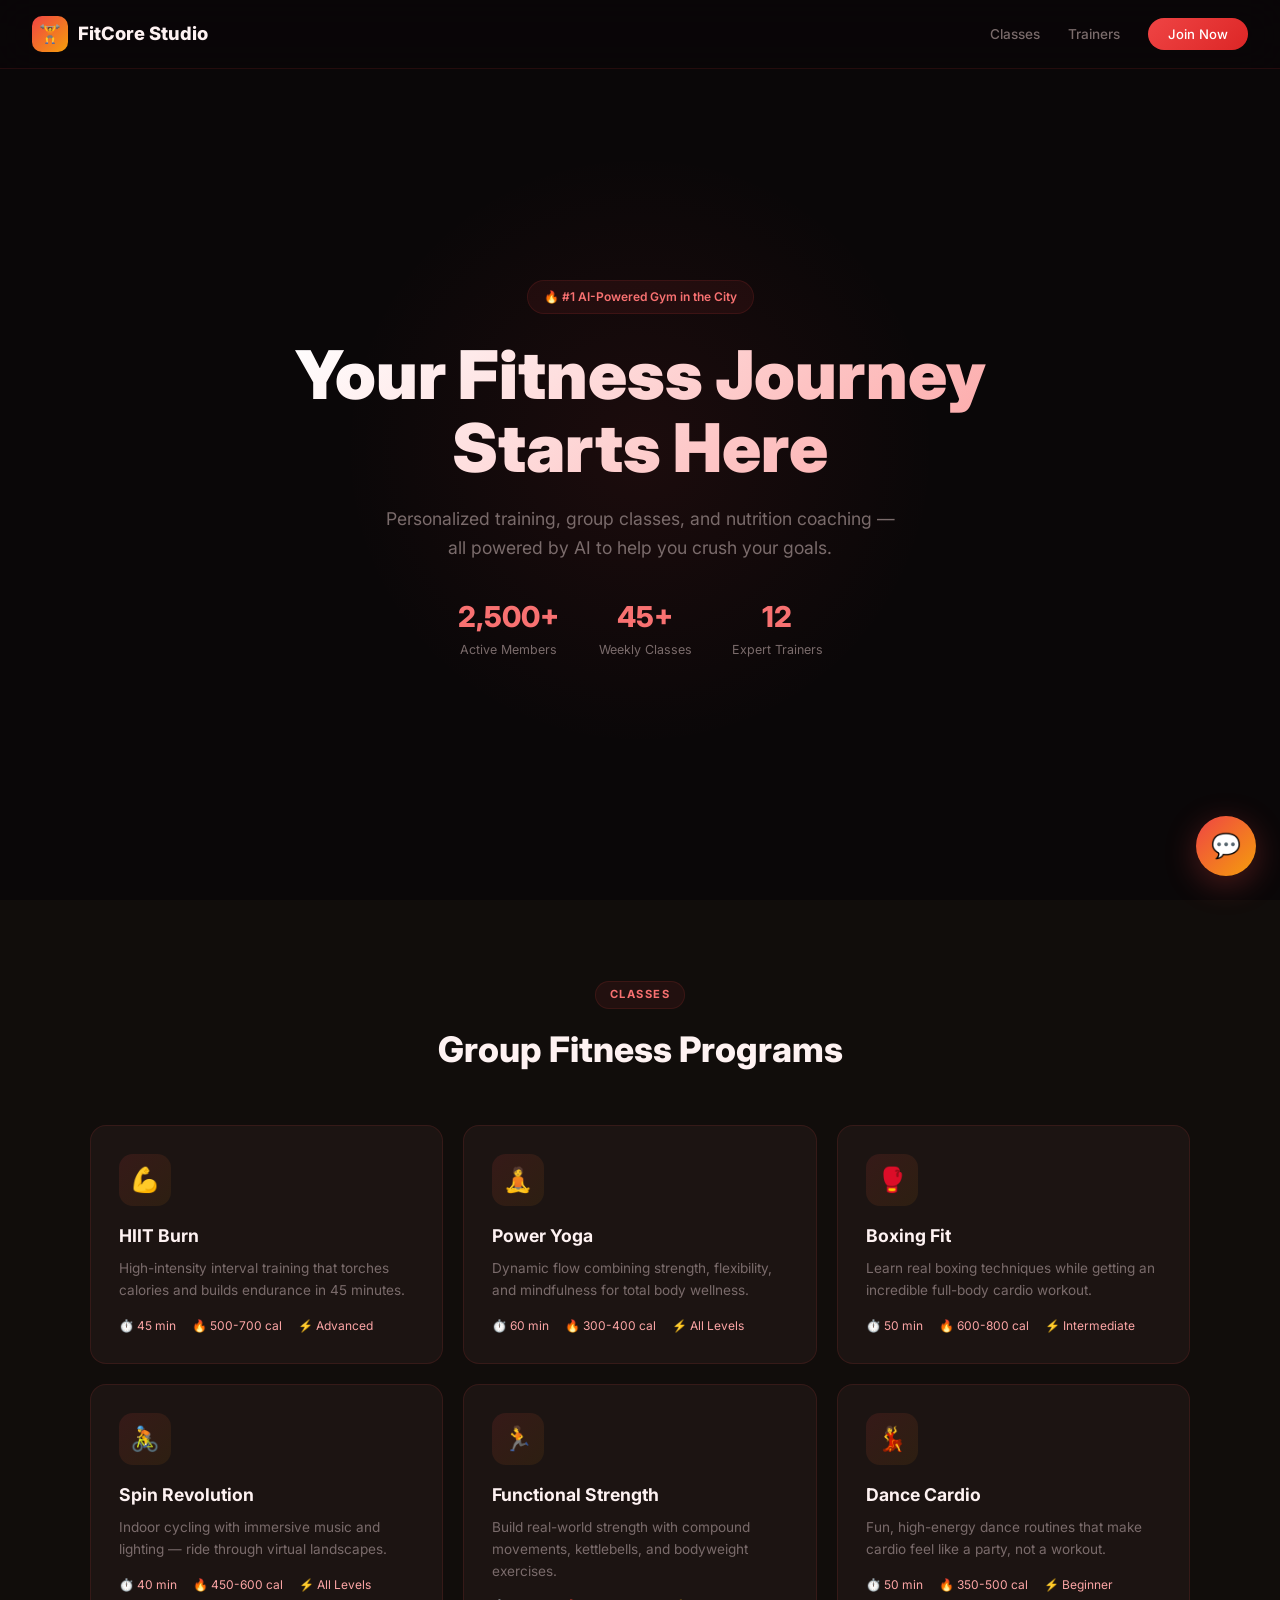
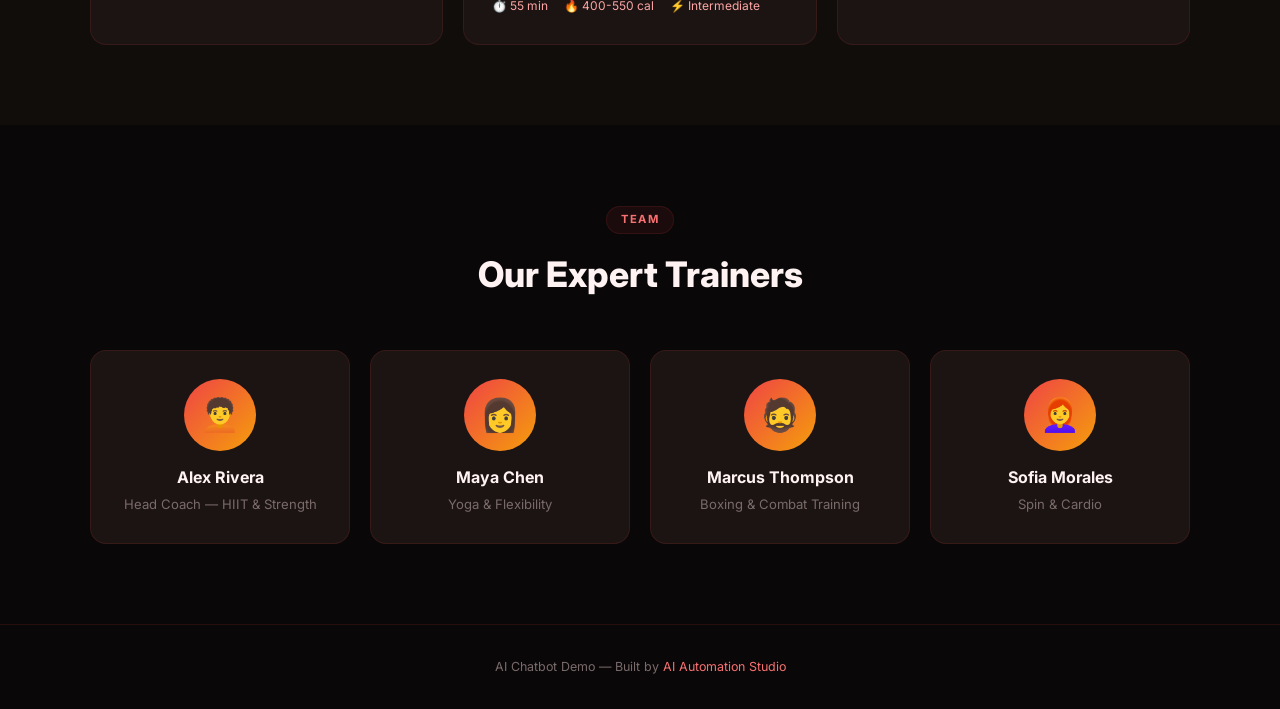
<file: demos/fitness-bot/index.html>
<!DOCTYPE html>
<html lang="en">

<head>
    <meta charset="UTF-8">
    <meta name="viewport" content="width=device-width, initial-scale=1.0">
    <title>FitCore Studio — AI Fitness Assistant Demo</title>
    <link rel="preconnect" href="https://fonts.googleapis.com">
    <link rel="preconnect" href="https://fonts.gstatic.com" crossorigin>
    <link href="https://fonts.googleapis.com/css2?family=Inter:wght@300;400;500;600;700;800;900&display=swap"
        rel="stylesheet">
    <style>
        :root {
            --primary: #EF4444;
            --primary-light: #F87171;
            --primary-dark: #DC2626;
            --accent: #F59E0B;
            --bg: #0A0708;
            --bg2: #110D0B;
            --card: #1C1412;
            --text: #FEF2F2;
            --text2: #FCA5A5;
            --text3: #7A6B6B;
            --border: rgba(239, 68, 68, 0.12);
            --font: 'Inter', sans-serif
        }

        *,
        *::before,
        *::after {
            margin: 0;
            padding: 0;
            box-sizing: border-box
        }

        body {
            font-family: var(--font);
            background: var(--bg);
            color: var(--text);
            line-height: 1.6;
            overflow-x: hidden
        }

        a {
            text-decoration: none;
            color: inherit
        }

        .nav {
            position: fixed;
            top: 0;
            left: 0;
            right: 0;
            padding: 16px 32px;
            display: flex;
            justify-content: space-between;
            align-items: center;
            z-index: 100;
            background: rgba(10, 7, 8, .85);
            backdrop-filter: blur(20px);
            border-bottom: 1px solid var(--border)
        }

        .nav-brand {
            display: flex;
            align-items: center;
            gap: 10px;
            font-weight: 800;
            font-size: 1.15rem
        }

        .nav-brand .icon {
            width: 36px;
            height: 36px;
            background: linear-gradient(135deg, var(--primary), var(--accent));
            border-radius: 10px;
            display: flex;
            align-items: center;
            justify-content: center;
            font-size: 1.1rem
        }

        .nav-links {
            display: flex;
            list-style: none;
            gap: 28px;
            align-items: center
        }

        .nav-links a {
            font-size: .85rem;
            color: var(--text3);
            font-weight: 500;
            transition: .2s
        }

        .nav-links a:hover {
            color: var(--text)
        }

        .nav-cta {
            padding: 8px 20px;
            background: linear-gradient(135deg, var(--primary), var(--primary-dark));
            border-radius: 100px;
            color: white !important;
            font-weight: 600;
            font-size: .82rem !important
        }

        .hero {
            min-height: 100vh;
            display: flex;
            align-items: center;
            justify-content: center;
            text-align: center;
            padding: 120px 24px 80px;
            position: relative
        }

        .hero-glow {
            position: absolute;
            width: 600px;
            height: 600px;
            background: radial-gradient(circle, rgba(239, 68, 68, .08), transparent 70%);
            top: 50%;
            left: 50%;
            transform: translate(-50%, -50%)
        }

        .hero-badge {
            display: inline-flex;
            align-items: center;
            gap: 6px;
            padding: 6px 16px;
            background: rgba(239, 68, 68, .08);
            border: 1px solid var(--border);
            border-radius: 100px;
            font-size: .75rem;
            font-weight: 600;
            color: var(--primary-light);
            margin-bottom: 24px
        }

        .hero h1 {
            font-size: clamp(2.5rem, 5.5vw, 4.2rem);
            font-weight: 900;
            line-height: 1.1;
            margin-bottom: 20px;
            background: linear-gradient(135deg, #fff, var(--text2));
            -webkit-background-clip: text;
            -webkit-text-fill-color: transparent
        }

        .hero p {
            font-size: 1.1rem;
            color: var(--text3);
            max-width: 520px;
            margin: 0 auto 32px
        }

        .hero-stats {
            display: flex;
            gap: 40px;
            justify-content: center;
            flex-wrap: wrap
        }

        .hero-stat h3 {
            font-size: 1.8rem;
            font-weight: 800;
            color: var(--primary-light)
        }

        .hero-stat p {
            font-size: .78rem;
            color: var(--text3);
            margin: 0
        }

        .section-head {
            text-align: center;
            margin-bottom: 48px
        }

        .section-tag {
            display: inline-block;
            padding: 4px 14px;
            background: rgba(239, 68, 68, .08);
            border: 1px solid var(--border);
            border-radius: 100px;
            font-size: .7rem;
            font-weight: 700;
            color: var(--primary-light);
            text-transform: uppercase;
            letter-spacing: 1.5px;
            margin-bottom: 12px
        }

        .section-head h2 {
            font-size: 2.2rem;
            font-weight: 800
        }

        .classes {
            padding: 80px 24px;
            background: var(--bg2)
        }

        .container {
            max-width: 1100px;
            margin: 0 auto
        }

        .grid {
            display: grid;
            grid-template-columns: repeat(auto-fit, minmax(300px, 1fr));
            gap: 20px
        }

        .class-card {
            background: var(--card);
            border: 1px solid var(--border);
            border-radius: 16px;
            padding: 28px;
            transition: .3s
        }

        .class-card:hover {
            transform: translateY(-4px);
            border-color: rgba(239, 68, 68, .3);
            box-shadow: 0 12px 40px rgba(239, 68, 68, .08)
        }

        .class-icon {
            width: 52px;
            height: 52px;
            background: linear-gradient(135deg, rgba(239, 68, 68, .12), rgba(245, 158, 11, .08));
            border-radius: 14px;
            display: flex;
            align-items: center;
            justify-content: center;
            font-size: 1.5rem;
            margin-bottom: 16px
        }

        .class-card h3 {
            font-size: 1.1rem;
            font-weight: 700;
            margin-bottom: 8px
        }

        .class-card p {
            font-size: .85rem;
            color: var(--text3);
            line-height: 1.6
        }

        .class-meta {
            display: flex;
            gap: 16px;
            margin-top: 14px;
            font-size: .75rem;
            color: var(--text2)
        }

        .trainers {
            padding: 80px 24px
        }

        .trainer-grid {
            display: grid;
            grid-template-columns: repeat(auto-fit, minmax(220px, 1fr));
            gap: 20px
        }

        .trainer {
            text-align: center;
            padding: 28px;
            background: var(--card);
            border-radius: 16px;
            border: 1px solid var(--border);
            transition: .3s
        }

        .trainer:hover {
            transform: translateY(-4px);
            border-color: rgba(239, 68, 68, .25)
        }

        .trainer-avatar {
            width: 72px;
            height: 72px;
            background: linear-gradient(135deg, var(--primary), var(--accent));
            border-radius: 50%;
            display: flex;
            align-items: center;
            justify-content: center;
            font-size: 2rem;
            margin: 0 auto 14px
        }

        .trainer h4 {
            font-weight: 700;
            margin-bottom: 4px
        }

        .trainer p {
            font-size: .82rem;
            color: var(--text3)
        }

        .footer {
            text-align: center;
            padding: 32px;
            font-size: .78rem;
            color: var(--text3);
            border-top: 1px solid var(--border)
        }

        .footer a {
            color: var(--primary-light)
        }

        /* Chatbot */
        #chatbotToggle {
            position: fixed;
            bottom: 24px;
            right: 24px;
            width: 60px;
            height: 60px;
            background: linear-gradient(135deg, var(--primary), var(--accent));
            border: none;
            border-radius: 50%;
            cursor: pointer;
            font-size: 1.5rem;
            display: flex;
            align-items: center;
            justify-content: center;
            box-shadow: 0 8px 32px rgba(239, 68, 68, .3);
            z-index: 9999;
            color: white;
            animation: bounce 2s ease infinite
        }

        @keyframes bounce {
            0%, 100% { transform: translateY(0) }
            50% { transform: translateY(-6px) }
        }

        #chatbotWindow {
            position: fixed;
            bottom: 96px;
            right: 24px;
            width: 380px;
            height: 520px;
            background: var(--bg);
            border-radius: 20px;
            box-shadow: 0 20px 80px rgba(0, 0, 0, .6);
            display: none;
            flex-direction: column;
            overflow: hidden;
            z-index: 9999;
            border: 1px solid var(--border)
        }

        #chatbotWindow.open {
            display: flex;
            animation: slideUp .3s ease
        }

        @keyframes slideUp {
            from { opacity: 0; transform: translateY(16px) }
            to { opacity: 1; transform: translateY(0) }
        }

        .chat-header {
            background: linear-gradient(135deg, var(--primary), var(--accent));
            padding: 16px 18px;
            display: flex;
            align-items: center;
            gap: 10px;
            position: relative
        }

        .chat-header-av {
            width: 38px;
            height: 38px;
            background: rgba(255, 255, 255, .2);
            border-radius: 50%;
            display: flex;
            align-items: center;
            justify-content: center;
            font-size: 1.1rem
        }

        .chat-header h4 {
            color: white;
            font-size: .92rem;
            font-weight: 700
        }

        .chat-header span {
            color: rgba(255, 255, 255, .8);
            font-size: .72rem
        }

        .chat-close {
            position: absolute;
            right: 14px;
            top: 12px;
            background: none;
            border: none;
            color: rgba(255, 255, 255, .7);
            font-size: 1.4rem;
            cursor: pointer
        }

        .chat-msgs {
            flex: 1;
            overflow-y: auto;
            padding: 14px;
            display: flex;
            flex-direction: column;
            gap: 10px
        }

        .msg {
            display: flex;
            gap: 8px;
            max-width: 88%;
            animation: fadeIn .3s ease
        }

        .msg.bot { align-self: flex-start }
        .msg.user { align-self: flex-end; flex-direction: row-reverse }

        @keyframes fadeIn {
            from { opacity: 0; transform: translateY(6px) }
            to { opacity: 1; transform: translateY(0) }
        }

        .msg-av {
            width: 28px;
            height: 28px;
            border-radius: 50%;
            display: flex;
            align-items: center;
            justify-content: center;
            font-size: .8rem;
            flex-shrink: 0
        }

        .msg.bot .msg-av { background: rgba(239, 68, 68, .15) }
        .msg.user .msg-av { background: rgba(245, 158, 11, .15) }

        .msg-bubble {
            padding: 10px 14px;
            border-radius: 14px;
            font-size: .82rem;
            line-height: 1.6;
            color: var(--text)
        }

        .msg.bot .msg-bubble {
            background: var(--card);
            border-bottom-left-radius: 4px
        }

        .msg.user .msg-bubble {
            background: var(--primary);
            border-bottom-right-radius: 4px
        }

        .typing {
            display: flex;
            gap: 4px;
            padding: 4px 0
        }

        .typing span {
            width: 5px;
            height: 5px;
            background: var(--text3);
            border-radius: 50%;
            animation: dot 1.4s ease infinite;
            display: inline-block
        }

        .typing span:nth-child(2) { animation-delay: .2s }
        .typing span:nth-child(3) { animation-delay: .4s }

        @keyframes dot {
            0%, 80%, 100% { transform: scale(.6); opacity: .4 }
            40% { transform: scale(1); opacity: 1 }
        }

        .suggestions {
            padding: 8px 14px;
            display: flex;
            gap: 6px;
            flex-wrap: wrap
        }

        .chip {
            padding: 6px 12px;
            border-radius: 100px;
            border: 1px solid var(--border);
            background: rgba(239, 68, 68, .06);
            color: var(--primary-light);
            font-size: .72rem;
            font-weight: 600;
            cursor: pointer;
            font-family: inherit;
            transition: .2s
        }

        .chip:hover { background: rgba(239, 68, 68, .15) }

        .chat-input {
            padding: 10px 14px;
            border-top: 1px solid var(--border);
            display: flex;
            gap: 8px
        }

        .chat-input input {
            flex: 1;
            padding: 10px 14px;
            border-radius: 100px;
            border: 1px solid var(--border);
            background: var(--card);
            color: var(--text);
            font-size: .82rem;
            font-family: inherit;
            outline: none
        }

        .chat-input input:focus { border-color: var(--primary) }

        .chat-input button {
            width: 36px;
            height: 36px;
            border-radius: 50%;
            background: linear-gradient(135deg, var(--primary), var(--accent));
            border: none;
            color: white;
            cursor: pointer;
            font-size: .9rem
        }

        @media(max-width:768px) {
            .nav-links { display: none }
            .hero h1 { font-size: 2rem }
            #chatbotWindow { width: calc(100% - 16px); right: 8px; bottom: 80px; height: 480px }
        }
    </style>
</head>

<body>
    <nav class="nav">
        <a href="#" class="nav-brand">
            <div class="icon">🏋️</div><span>FitCore Studio</span>
        </a>
        <ul class="nav-links">
            <li><a href="#classes">Classes</a></li>
            <li><a href="#trainers">Trainers</a></li>
            <li><a href="#" class="nav-cta">Join Now</a></li>
        </ul>
    </nav>

    <section class="hero">
        <div class="hero-glow"></div>
        <div style="position:relative;z-index:2;max-width:700px">
            <div class="hero-badge">🔥 #1 AI-Powered Gym in the City</div>
            <h1>Your Fitness Journey Starts Here</h1>
            <p>Personalized training, group classes, and nutrition coaching — all powered by AI to help you crush your goals.</p>
            <div class="hero-stats">
                <div class="hero-stat">
                    <h3>2,500+</h3>
                    <p>Active Members</p>
                </div>
                <div class="hero-stat">
                    <h3>45+</h3>
                    <p>Weekly Classes</p>
                </div>
                <div class="hero-stat">
                    <h3>12</h3>
                    <p>Expert Trainers</p>
                </div>
            </div>
        </div>
    </section>

    <section class="classes" id="classes">
        <div class="container">
            <div class="section-head">
                <span class="section-tag">Classes</span>
                <h2>Group Fitness Programs</h2>
            </div>
            <div class="grid">
                <div class="class-card">
                    <div class="class-icon">💪</div>
                    <h3>HIIT Burn</h3>
                    <p>High-intensity interval training that torches calories and builds endurance in 45 minutes.</p>
                    <div class="class-meta">
                        <span>⏱️ 45 min</span>
                        <span>🔥 500-700 cal</span>
                        <span>⚡ Advanced</span>
                    </div>
                </div>
                <div class="class-card">
                    <div class="class-icon">🧘</div>
                    <h3>Power Yoga</h3>
                    <p>Dynamic flow combining strength, flexibility, and mindfulness for total body wellness.</p>
                    <div class="class-meta">
                        <span>⏱️ 60 min</span>
                        <span>🔥 300-400 cal</span>
                        <span>⚡ All Levels</span>
                    </div>
                </div>
                <div class="class-card">
                    <div class="class-icon">🥊</div>
                    <h3>Boxing Fit</h3>
                    <p>Learn real boxing techniques while getting an incredible full-body cardio workout.</p>
                    <div class="class-meta">
                        <span>⏱️ 50 min</span>
                        <span>🔥 600-800 cal</span>
                        <span>⚡ Intermediate</span>
                    </div>
                </div>
                <div class="class-card">
                    <div class="class-icon">🚴</div>
                    <h3>Spin Revolution</h3>
                    <p>Indoor cycling with immersive music and lighting — ride through virtual landscapes.</p>
                    <div class="class-meta">
                        <span>⏱️ 40 min</span>
                        <span>🔥 450-600 cal</span>
                        <span>⚡ All Levels</span>
                    </div>
                </div>
                <div class="class-card">
                    <div class="class-icon">🏃</div>
                    <h3>Functional Strength</h3>
                    <p>Build real-world strength with compound movements, kettlebells, and bodyweight exercises.</p>
                    <div class="class-meta">
                        <span>⏱️ 55 min</span>
                        <span>🔥 400-550 cal</span>
                        <span>⚡ Intermediate</span>
                    </div>
                </div>
                <div class="class-card">
                    <div class="class-icon">💃</div>
                    <h3>Dance Cardio</h3>
                    <p>Fun, high-energy dance routines that make cardio feel like a party, not a workout.</p>
                    <div class="class-meta">
                        <span>⏱️ 50 min</span>
                        <span>🔥 350-500 cal</span>
                        <span>⚡ Beginner</span>
                    </div>
                </div>
            </div>
        </div>
    </section>

    <section class="trainers" id="trainers">
        <div class="container">
            <div class="section-head">
                <span class="section-tag">Team</span>
                <h2>Our Expert Trainers</h2>
            </div>
            <div class="trainer-grid">
                <div class="trainer">
                    <div class="trainer-avatar">🧑‍🦱</div>
                    <h4>Alex Rivera</h4>
                    <p>Head Coach — HIIT & Strength</p>
                </div>
                <div class="trainer">
                    <div class="trainer-avatar">👩</div>
                    <h4>Maya Chen</h4>
                    <p>Yoga & Flexibility</p>
                </div>
                <div class="trainer">
                    <div class="trainer-avatar">🧔</div>
                    <h4>Marcus Thompson</h4>
                    <p>Boxing & Combat Training</p>
                </div>
                <div class="trainer">
                    <div class="trainer-avatar">👩‍🦰</div>
                    <h4>Sofia Morales</h4>
                    <p>Spin & Cardio</p>
                </div>
            </div>
        </div>
    </section>

    <footer class="footer">
        <p>AI Chatbot Demo — Built by <a href="https://bouazzi1.github.io/ai-portfolio/">AI Automation Studio</a></p>
    </footer>

    <button id="chatbotToggle">💬</button>
    <div id="chatbotWindow">
        <div class="chat-header">
            <div class="chat-header-av">🏋️</div>
            <div>
                <h4>FitCore AI Assistant</h4><span>● Online — Ready to train</span>
            </div>
            <button class="chat-close" id="chatClose">×</button>
        </div>
        <div class="chat-msgs" id="chatMsgs"></div>
        <div class="suggestions" id="chatSuggestions">
            <button class="chip" data-msg="What classes do you offer?">🏋️ Classes</button>
            <button class="chip" data-msg="Tell me about membership plans">💳 Membership</button>
            <button class="chip" data-msg="I want personal training">🎯 Personal Training</button>
            <button class="chip" data-msg="What are your hours?">🕐 Hours</button>
        </div>
        <div class="chat-input">
            <input type="text" id="chatInput" placeholder="Ask about classes, membership, training...">
            <button id="chatSend">➤</button>
        </div>
    </div>

    <script>
        const KB = [
            { p: ["hello", "hi", "hey", "sup"], r: "Hey there! 💪 Welcome to **FitCore Studio**. I'm your AI fitness assistant. I can help you with:\n\n• 🏋️ Class schedules & booking\n• 💳 Membership plans\n• 🎯 Personal training\n• 🥗 Nutrition coaching\n• 🕐 Hours & location\n\nWhat can I help you with today?" },
            { p: ["class", "schedule", "group", "session", "program"], r: "🏋️ **Our Group Classes:**\n\n• 💪 **HIIT Burn** — Mon/Wed/Fri 6AM, 12PM, 6PM (45 min)\n• 🧘 **Power Yoga** — Tue/Thu/Sat 7AM, 5PM (60 min)\n• 🥊 **Boxing Fit** — Mon/Wed/Fri 7AM, 7PM (50 min)\n• 🚴 **Spin Revolution** — Tue/Thu 6AM, 12PM, 6PM (40 min)\n• 🏃 **Functional Strength** — Mon/Wed/Sat 8AM, 5PM (55 min)\n• 💃 **Dance Cardio** — Tue/Thu/Sat 9AM, 6PM (50 min)\n\n📱 Book online or through our app. Drop-ins welcome!\n\nWant me to recommend a class for your goals?" },
            { p: ["membership", "plan", "price", "cost", "join", "sign up", "register"], r: "💳 **Membership Plans:**\n\n🥉 **Basic — $29/month**\n• Gym access (Mon-Fri 9AM-5PM)\n• 4 group classes/month\n• Locker access\n\n🥈 **Pro — $59/month** ⭐ Most Popular\n• Unlimited 24/7 gym access\n• Unlimited group classes\n• Sauna & recovery zone\n• 1 PT session/month\n\n🥇 **Elite — $99/month**\n• Everything in Pro\n• 4 PT sessions/month\n• Nutrition coaching\n• Guest passes (2/month)\n• Priority class booking\n\n🎁 **First week FREE** for all plans!\n\nWant to start your free trial?" },
            { p: ["personal train", "pt", "one on one", "1 on 1", "private", "trainer"], r: "🎯 **Personal Training:**\n\n**Single Session:** $65/session\n**4-Pack:** $220 ($55/session — Save 15%)\n**8-Pack:** $400 ($50/session — Save 23%)\n**12-Pack:** $540 ($45/session — Save 31%)\n\n**Our Top Trainers:**\n• 🧑‍🦱 **Alex Rivera** — HIIT, Strength, Body Transformation\n• 👩 **Maya Chen** — Yoga, Mobility, Injury Recovery\n• 🧔 **Marcus Thompson** — Boxing, Combat, Athletic Performance\n• 👩‍🦰 **Sofia Morales** — Spin, Cardio, Weight Loss\n\nAll sessions include a personalized workout plan + progress tracking.\n\nWant to book a free consultation?" },
            { p: ["nutrition", "diet", "meal", "eat", "food", "macro"], r: "🥗 **Nutrition Coaching:**\n\nAvailable with our **Elite membership** or as an add-on ($40/month):\n\n• 📋 Custom meal plan based on your goals\n• 📊 Macro tracking & weekly check-ins\n• 🛒 Grocery lists & meal prep guides\n• 📱 MyFitnessPal integration\n• 🔄 Plans adjusted monthly\n\n**Goal-Specific Plans:**\n• 🔥 Fat Loss — Calorie deficit + high protein\n• 💪 Muscle Gain — Surplus + progressive overload\n• ⚡ Performance — Sport-specific fueling\n• 🌱 Plant-Based — Vegan/vegetarian optimized\n\nReady to transform your nutrition?" },
            { p: ["hour", "open", "close", "time", "when", "location", "where", "address"], r: "🕐 **Hours & Location:**\n\n• **Mon–Fri:** 5:00 AM – 11:00 PM\n• **Saturday:** 6:00 AM – 10:00 PM\n• **Sunday:** 7:00 AM – 8:00 PM\n• **Holidays:** 8:00 AM – 4:00 PM\n\n📍 **Location:** 789 Fitness Blvd, Downtown\n📞 **Phone:** (555) 789-1234\n📧 **Email:** hello@fitcorestudio.com\n🅿️ **Free parking** available\n\n💡 Pro & Elite members have **24/7 access**!" },
            { p: ["cancel", "freeze", "pause", "stop", "quit"], r: "📝 **Membership Changes:**\n\n• **Freeze:** Pause for up to 3 months ($10/month hold fee)\n• **Downgrade:** Switch plans anytime, effective next billing\n• **Cancel:** 30-day notice required, no cancellation fees\n\n📱 Manage everything through the FitCore app or visit the front desk.\n\nNeed help with a specific change?" },
            { p: ["trial", "free", "try", "test", "visit"], r: "🎁 **Free Trial Offer:**\n\n• **7-day full access** — no credit card required\n• Try all classes, equipment, and facilities\n• Includes 1 free PT consultation\n• Tour of the gym with a trainer\n\n📋 Just bring a valid ID and wear comfortable workout clothes!\n\nReady to start your free week?" },
            { p: ["equip", "facility", "amenity", "pool", "sauna", "shower"], r: "🏢 **Our Facilities:**\n\n• 🏋️ **Strength Zone** — Free weights, squat racks, cables\n• 🏃 **Cardio Floor** — Treadmills, bikes, rowers, stairclimbers\n• 🥊 **Boxing Ring** — Heavy bags, speed bags, ring\n• 🧘 **Mind-Body Studio** — Yoga, Pilates, meditation\n• 🚴 **Spin Studio** — 30 bikes with performance tracking\n• 🧖 **Recovery Zone** — Sauna, cold plunge, foam rolling\n• 🚿 **Locker Rooms** — Showers, towels, grooming stations\n• ☕ **Juice Bar** — Smoothies, protein shakes, snacks\n\nWant to schedule a tour?" },
            { p: ["beginner", "start", "new", "first time", "never", "intimidat"], r: "🌟 **Welcome, Future Athlete!**\n\nWe love beginners! Here's how we make it easy:\n\n1️⃣ **Free Intro Session** — A trainer shows you around\n2️⃣ **Beginner Classes** — Dance Cardio, Power Yoga, Spin\n3️⃣ **FitStart Program** — 4-week guided intro plan\n4️⃣ **No judgment zone** — Everyone starts somewhere!\n\n📊 Our trainers will assess your fitness level and create a custom starting plan.\n\nReady to take the first step? 💪" },
            { p: ["result", "transform", "before", "after", "success", "lose", "gain"], r: "🏆 **Member Success Stories:**\n\n• 💪 **Jake, 32** — Lost 45 lbs in 6 months with HIIT + nutrition coaching\n• 🧘 **Lisa, 28** — Recovered from back injury with yoga & PT\n• 🥊 **David, 40** — Completed first amateur boxing match after 8 months\n• 🏃 **Maria, 35** — Ran her first marathon with our running club\n\n📊 **Average results in 3 months:**\n• 15-25 lbs fat loss\n• 20% strength increase\n• 85% report better energy & mood\n\nYour transformation is next! 🔥" },
            { p: ["thank", "thanks", "great", "perfect", "awesome"], r: "You're welcome! 🔥 Remember: every rep counts. We're here for you!\n\n💪 See you at the gym!\n📞 Phone: (555) 789-1234\n📧 Email: hello@fitcorestudio.com" }
        ];
        const FALLBACK = "I'd love to help! You can ask me about:\n\n• 🏋️ **Classes** & schedules\n• 💳 **Membership** plans & pricing\n• 🎯 **Personal training**\n• 🥗 **Nutrition** coaching\n• 🕐 **Hours** & location\n• 🎁 **Free trial**\n\nWhat sounds good? 💪";
        const msgs = document.getElementById('chatMsgs'), inp = document.getElementById('chatInput'), tog = document.getElementById('chatbotToggle'), win = document.getElementById('chatbotWindow');
        function addMsg(t, s) { const d = document.createElement('div'); d.className = `msg ${s}`; d.innerHTML = `<div class="msg-av">${s === 'bot' ? '🏋️' : '👤'}</div><div class="msg-bubble">${t.replace(/\*\*(.*?)\*\*/g, '<strong>$1</strong>').replace(/\n\n/g, '</p><p>').replace(/\n• /g, '<br>• ').replace(/\n/g, '<br>').replace(/^/, '<p>').replace(/$/, '</p>')}</div>`; msgs.appendChild(d); msgs.scrollTop = 9999 }
        function getResp(m) { const l = m.toLowerCase(); for (const e of KB) { for (const p of e.p) if (l.includes(p)) return e.r } return FALLBACK }
        addMsg("Hey! 💪 I'm the FitCore AI Assistant. I can help you find classes, explore membership plans, book personal training, and more.\n\nWhat are you looking for today?", 'bot');
        let open = false;
        tog.onclick = () => { open = true; win.classList.add('open'); tog.style.display = 'none'; inp.focus() };
        document.getElementById('chatClose').onclick = () => { open = false; win.classList.remove('open'); tog.style.display = 'flex' };
        function send() { const t = inp.value.trim(); if (!t) return; addMsg(t, 'user'); inp.value = ''; document.getElementById('chatSuggestions').style.display = 'none'; const ty = document.createElement('div'); ty.className = 'msg bot'; ty.id = 'typ'; ty.innerHTML = '<div class="msg-av">🏋️</div><div class="msg-bubble"><div class="typing"><span></span><span></span><span></span></div></div>'; msgs.appendChild(ty); msgs.scrollTop = 9999; setTimeout(() => { document.getElementById('typ')?.remove(); addMsg(getResp(t), 'bot') }, 400 + Math.random() * 600) }
        document.getElementById('chatSend').onclick = send;
        inp.onkeypress = e => { if (e.key === 'Enter') send() };
        document.querySelectorAll('.chip').forEach(c => c.onclick = () => { inp.value = c.dataset.msg; send() });
    </script>
</body>

</html>
</file>
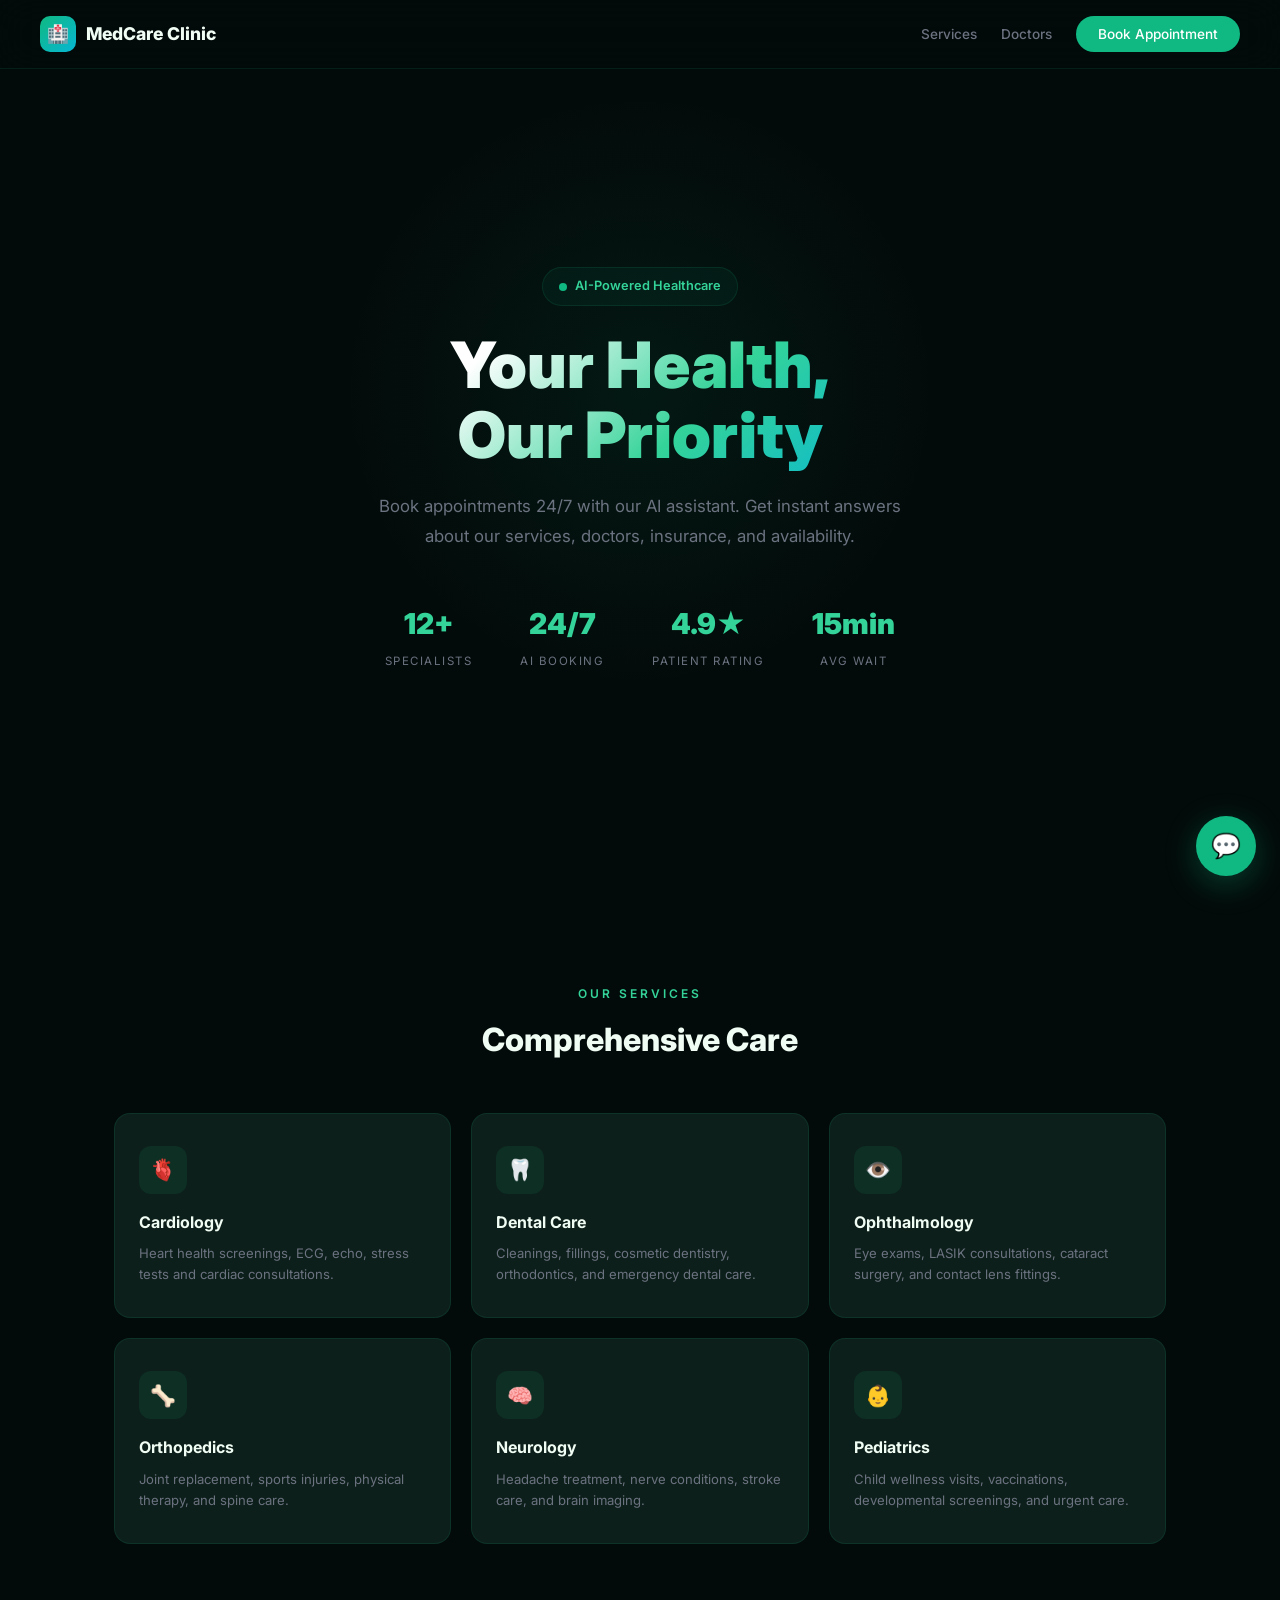
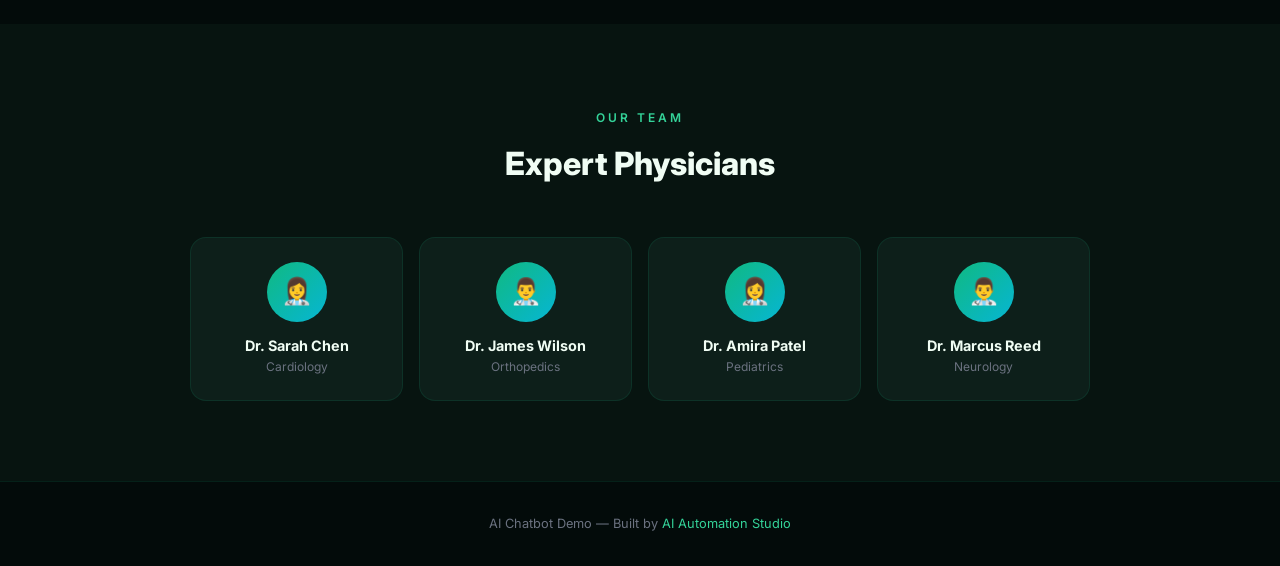
<file: demos/healthcare-bot/index.html>
<!DOCTYPE html>
<html lang="en">

<head>
    <meta charset="UTF-8">
    <meta name="viewport" content="width=device-width, initial-scale=1.0">
    <title>MedCare Clinic — AI Appointment Assistant Demo</title>
    <link rel="preconnect" href="https://fonts.googleapis.com">
    <link rel="preconnect" href="https://fonts.gstatic.com" crossorigin>
    <link href="https://fonts.googleapis.com/css2?family=Inter:wght@300;400;500;600;700;800;900&display=swap"
        rel="stylesheet">
    <style>
        :root {
            --primary: #10B981;
            --primary-light: #34D399;
            --primary-dark: #059669;
            --accent: #06B6D4;
            --bg: #030B0A;
            --bg2: #071410;
            --card: #0D1F1A;
            --text: #F0FDF4;
            --text2: #86EFAC;
            --text3: #6B7280;
            --border: rgba(16, 185, 129, 0.12);
            --font: 'Inter', sans-serif
        }

        *,
        *::before,
        *::after {
            margin: 0;
            padding: 0;
            box-sizing: border-box
        }

        body {
            font-family: var(--font);
            background: var(--bg);
            color: var(--text);
            line-height: 1.6;
            overflow-x: hidden
        }

        a {
            text-decoration: none;
            color: inherit
        }

        .nav {
            position: fixed;
            top: 0;
            left: 0;
            right: 0;
            z-index: 100;
            padding: 16px 40px;
            display: flex;
            justify-content: space-between;
            align-items: center;
            background: rgba(3, 11, 10, 0.9);
            backdrop-filter: blur(20px);
            border-bottom: 1px solid var(--border)
        }

        .nav-brand {
            display: flex;
            align-items: center;
            gap: 10px;
            font-weight: 800;
            font-size: 1.1rem
        }

        .nav-brand .icon {
            width: 36px;
            height: 36px;
            background: linear-gradient(135deg, var(--primary), var(--accent));
            border-radius: 10px;
            display: flex;
            align-items: center;
            justify-content: center;
            font-size: 1.1rem
        }

        .nav-links {
            display: flex;
            gap: 24px;
            list-style: none;
            align-items: center
        }

        .nav-links a {
            font-size: .85rem;
            font-weight: 500;
            color: var(--text3);
            transition: .3s
        }

        .nav-links a:hover {
            color: var(--text)
        }

        .nav-cta {
            background: var(--primary) !important;
            color: white !important;
            padding: 10px 22px;
            border-radius: 100px;
            font-weight: 600
        }

        .hero {
            min-height: 100vh;
            display: flex;
            align-items: center;
            justify-content: center;
            text-align: center;
            padding: 140px 24px 100px;
            position: relative;
            overflow: hidden
        }

        .hero-glow {
            position: absolute;
            top: 10%;
            left: 50%;
            transform: translateX(-50%);
            width: 600px;
            height: 600px;
            background: radial-gradient(ellipse, rgba(16, 185, 129, 0.08) 0%, transparent 70%);
            pointer-events: none
        }

        .hero h1 {
            font-size: clamp(2.4rem, 5vw, 4rem);
            font-weight: 900;
            line-height: 1.1;
            margin-bottom: 20px;
            background: linear-gradient(135deg, #fff 20%, var(--primary-light) 60%, var(--accent) 100%);
            -webkit-background-clip: text;
            -webkit-text-fill-color: transparent;
            background-clip: text
        }

        .hero-sub {
            font-size: 1.05rem;
            color: var(--text3);
            max-width: 540px;
            margin: 0 auto 36px;
            line-height: 1.8
        }

        .hero-stats {
            display: flex;
            justify-content: center;
            gap: 48px;
            margin-top: 50px
        }

        .stat {
            text-align: center
        }

        .stat-num {
            display: block;
            font-size: 1.8rem;
            font-weight: 900;
            color: var(--primary-light)
        }

        .stat-label {
            font-size: .72rem;
            color: var(--text3);
            text-transform: uppercase;
            letter-spacing: 1.5px
        }

        .services {
            padding: 80px 24px;
            max-width: 1100px;
            margin: 0 auto
        }

        .section-head {
            text-align: center;
            margin-bottom: 48px
        }

        .section-tag {
            font-size: .75rem;
            font-weight: 600;
            color: var(--primary-light);
            text-transform: uppercase;
            letter-spacing: 3px
        }

        .section-head h2 {
            font-size: 2rem;
            font-weight: 800;
            margin-top: 8px
        }

        .grid {
            display: grid;
            grid-template-columns: repeat(3, 1fr);
            gap: 20px
        }

        .card {
            background: var(--card);
            border: 1px solid var(--border);
            border-radius: 16px;
            padding: 32px 24px;
            transition: .3s
        }

        .card:hover {
            transform: translateY(-4px);
            box-shadow: 0 16px 48px rgba(0, 0, 0, 0.4)
        }

        .card-icon {
            width: 48px;
            height: 48px;
            background: rgba(16, 185, 129, 0.1);
            border-radius: 12px;
            display: flex;
            align-items: center;
            justify-content: center;
            font-size: 1.3rem;
            margin-bottom: 16px
        }

        .card h3 {
            font-size: 1rem;
            font-weight: 700;
            margin-bottom: 8px
        }

        .card p {
            font-size: .82rem;
            color: var(--text3);
            line-height: 1.6
        }

        .doctors {
            padding: 80px 24px;
            background: var(--bg2);
            text-align: center
        }

        .doctors-grid {
            display: grid;
            grid-template-columns: repeat(4, 1fr);
            gap: 16px;
            max-width: 900px;
            margin: 0 auto
        }

        .doctor {
            background: var(--card);
            border: 1px solid var(--border);
            border-radius: 16px;
            padding: 24px 16px;
            text-align: center
        }

        .doctor-avatar {
            width: 60px;
            height: 60px;
            background: linear-gradient(135deg, var(--primary), var(--accent));
            border-radius: 50%;
            display: flex;
            align-items: center;
            justify-content: center;
            font-size: 1.6rem;
            margin: 0 auto 12px
        }

        .doctor h4 {
            font-size: .9rem;
            font-weight: 700
        }

        .doctor p {
            font-size: .75rem;
            color: var(--text3)
        }

        .footer {
            padding: 32px;
            text-align: center;
            border-top: 1px solid var(--border)
        }

        .footer p {
            color: var(--text3);
            font-size: .8rem
        }

        .footer a {
            color: var(--primary-light)
        }

        /* Chatbot */
        #chatbotToggle {
            position: fixed;
            bottom: 24px;
            right: 24px;
            width: 60px;
            height: 60px;
            background: var(--primary);
            border: none;
            border-radius: 50%;
            cursor: pointer;
            font-size: 1.5rem;
            display: flex;
            align-items: center;
            justify-content: center;
            box-shadow: 0 8px 32px rgba(16, 185, 129, 0.3);
            z-index: 9999;
            color: white;
            animation: bounce 2s ease infinite
        }

        @keyframes bounce {

            0%,
            100% {
                transform: translateY(0)
            }

            50% {
                transform: translateY(-6px)
            }
        }

        #chatbotWindow {
            position: fixed;
            bottom: 96px;
            right: 24px;
            width: 380px;
            height: 520px;
            background: var(--bg);
            border-radius: 20px;
            box-shadow: 0 20px 80px rgba(0, 0, 0, 0.6);
            display: none;
            flex-direction: column;
            overflow: hidden;
            z-index: 9999;
            border: 1px solid var(--border)
        }

        #chatbotWindow.open {
            display: flex;
            animation: slideUp .3s ease
        }

        @keyframes slideUp {
            from {
                opacity: 0;
                transform: translateY(16px)
            }

            to {
                opacity: 1;
                transform: translateY(0)
            }
        }

        .chat-header {
            background: linear-gradient(135deg, var(--primary), var(--accent));
            padding: 16px 18px;
            display: flex;
            align-items: center;
            gap: 10px;
            position: relative
        }

        .chat-header-av {
            width: 38px;
            height: 38px;
            background: rgba(255, 255, 255, 0.2);
            border-radius: 50%;
            display: flex;
            align-items: center;
            justify-content: center;
            font-size: 1.1rem
        }

        .chat-header h4 {
            color: white;
            font-size: .92rem;
            font-weight: 700
        }

        .chat-header span {
            color: rgba(255, 255, 255, 0.8);
            font-size: .72rem
        }

        .chat-close {
            position: absolute;
            right: 14px;
            top: 12px;
            background: none;
            border: none;
            color: rgba(255, 255, 255, 0.7);
            font-size: 1.4rem;
            cursor: pointer
        }

        .chat-msgs {
            flex: 1;
            overflow-y: auto;
            padding: 14px;
            display: flex;
            flex-direction: column;
            gap: 10px
        }

        .msg {
            display: flex;
            gap: 8px;
            max-width: 88%;
            animation: fadeIn .3s ease
        }

        .msg.bot {
            align-self: flex-start
        }

        .msg.user {
            align-self: flex-end;
            flex-direction: row-reverse
        }

        @keyframes fadeIn {
            from {
                opacity: 0;
                transform: translateY(6px)
            }

            to {
                opacity: 1;
                transform: translateY(0)
            }
        }

        .msg-av {
            width: 28px;
            height: 28px;
            border-radius: 50%;
            display: flex;
            align-items: center;
            justify-content: center;
            font-size: .8rem;
            flex-shrink: 0
        }

        .msg.bot .msg-av {
            background: rgba(16, 185, 129, 0.15)
        }

        .msg.user .msg-av {
            background: rgba(6, 182, 212, 0.15)
        }

        .msg-bubble {
            padding: 10px 14px;
            border-radius: 14px;
            font-size: .82rem;
            line-height: 1.6;
            color: var(--text)
        }

        .msg.bot .msg-bubble {
            background: var(--card);
            border-bottom-left-radius: 4px
        }

        .msg.user .msg-bubble {
            background: var(--primary);
            border-bottom-right-radius: 4px
        }

        .msg-bubble strong {
            font-weight: 700
        }

        .suggestions {
            padding: 8px 14px;
            display: flex;
            gap: 6px;
            flex-wrap: wrap
        }

        .chip {
            padding: 6px 12px;
            border-radius: 100px;
            border: 1px solid var(--border);
            background: rgba(16, 185, 129, 0.06);
            color: var(--primary-light);
            font-size: .72rem;
            font-weight: 600;
            cursor: pointer;
            font-family: inherit;
            transition: .2s
        }

        .chip:hover {
            background: rgba(16, 185, 129, 0.15)
        }

        .chat-input {
            padding: 10px 14px;
            border-top: 1px solid var(--border);
            display: flex;
            gap: 8px
        }

        .chat-input input {
            flex: 1;
            padding: 10px 14px;
            border-radius: 100px;
            border: 1px solid var(--border);
            background: var(--card);
            color: var(--text);
            font-size: .82rem;
            font-family: inherit;
            outline: none
        }

        .chat-input input:focus {
            border-color: var(--primary)
        }

        .chat-input button {
            width: 36px;
            height: 36px;
            border-radius: 50%;
            background: var(--primary);
            border: none;
            color: white;
            cursor: pointer;
            font-size: .9rem
        }

        .typing {
            display: flex;
            gap: 4px;
            padding: 4px 0
        }

        .typing span {
            width: 5px;
            height: 5px;
            background: var(--text3);
            border-radius: 50%;
            animation: dot 1.4s ease infinite
        }

        .typing span:nth-child(2) {
            animation-delay: .2s
        }

        .typing span:nth-child(3) {
            animation-delay: .4s
        }

        @keyframes dot {

            0%,
            80%,
            100% {
                transform: scale(.6);
                opacity: .4
            }

            40% {
                transform: scale(1);
                opacity: 1
            }
        }

        @media(max-width:768px) {

            .grid,
            .doctors-grid {
                grid-template-columns: 1fr 1fr
            }

            .nav-links {
                display: none
            }

            #chatbotWindow {
                width: calc(100vw - 16px);
                right: 8px;
                height: 65vh
            }
        }

        @media(max-width:480px) {

            .grid,
            .doctors-grid {
                grid-template-columns: 1fr
            }

            .hero-stats {
                flex-wrap: wrap;
                gap: 24px
            }
        }
    </style>
</head>

<body>
    <nav class="nav">
        <a href="#" class="nav-brand">
            <div class="icon">🏥</div><span>MedCare Clinic</span>
        </a>
        <ul class="nav-links">
            <li><a href="#services">Services</a></li>
            <li><a href="#doctors">Doctors</a></li>
            <li><a href="#" class="nav-cta">Book Appointment</a></li>
        </ul>
    </nav>

    <section class="hero">
        <div class="hero-glow"></div>
        <div style="position:relative;z-index:2;max-width:700px">
            <div
                style="display:inline-flex;align-items:center;gap:8px;font-size:.8rem;font-weight:600;color:var(--primary-light);padding:8px 16px;border-radius:100px;border:1px solid var(--border);background:rgba(16,185,129,0.06);margin-bottom:24px">
                <span
                    style="width:8px;height:8px;background:var(--primary);border-radius:50%;animation:pulse 2s ease infinite"></span>
                AI-Powered Healthcare
            </div>
            <h1>Your Health,<br>Our Priority</h1>
            <p class="hero-sub">Book appointments 24/7 with our AI assistant. Get instant answers about our services,
                doctors, insurance, and availability.</p>
            <div class="hero-stats">
                <div class="stat"><span class="stat-num">12+</span><span class="stat-label">Specialists</span></div>
                <div class="stat"><span class="stat-num">24/7</span><span class="stat-label">AI Booking</span></div>
                <div class="stat"><span class="stat-num">4.9★</span><span class="stat-label">Patient Rating</span></div>
                <div class="stat"><span class="stat-num">15min</span><span class="stat-label">Avg Wait</span></div>
            </div>
        </div>
    </section>

    <section class="services" id="services">
        <div class="section-head">
            <span class="section-tag">Our Services</span>
            <h2>Comprehensive Care</h2>
        </div>
        <div class="grid">
            <div class="card">
                <div class="card-icon">🫀</div>
                <h3>Cardiology</h3>
                <p>Heart health screenings, ECG, echo, stress tests and cardiac consultations.</p>
            </div>
            <div class="card">
                <div class="card-icon">🦷</div>
                <h3>Dental Care</h3>
                <p>Cleanings, fillings, cosmetic dentistry, orthodontics, and emergency dental care.</p>
            </div>
            <div class="card">
                <div class="card-icon">👁️</div>
                <h3>Ophthalmology</h3>
                <p>Eye exams, LASIK consultations, cataract surgery, and contact lens fittings.</p>
            </div>
            <div class="card">
                <div class="card-icon">🦴</div>
                <h3>Orthopedics</h3>
                <p>Joint replacement, sports injuries, physical therapy, and spine care.</p>
            </div>
            <div class="card">
                <div class="card-icon">🧠</div>
                <h3>Neurology</h3>
                <p>Headache treatment, nerve conditions, stroke care, and brain imaging.</p>
            </div>
            <div class="card">
                <div class="card-icon">👶</div>
                <h3>Pediatrics</h3>
                <p>Child wellness visits, vaccinations, developmental screenings, and urgent care.</p>
            </div>
        </div>
    </section>

    <section class="doctors" id="doctors">
        <div class="section-head">
            <span class="section-tag">Our Team</span>
            <h2>Expert Physicians</h2>
        </div>
        <div class="doctors-grid">
            <div class="doctor">
                <div class="doctor-avatar">👩‍⚕️</div>
                <h4>Dr. Sarah Chen</h4>
                <p>Cardiology</p>
            </div>
            <div class="doctor">
                <div class="doctor-avatar">👨‍⚕️</div>
                <h4>Dr. James Wilson</h4>
                <p>Orthopedics</p>
            </div>
            <div class="doctor">
                <div class="doctor-avatar">👩‍⚕️</div>
                <h4>Dr. Amira Patel</h4>
                <p>Pediatrics</p>
            </div>
            <div class="doctor">
                <div class="doctor-avatar">👨‍⚕️</div>
                <h4>Dr. Marcus Reed</h4>
                <p>Neurology</p>
            </div>
        </div>
    </section>

    <footer class="footer">
        <p>AI Chatbot Demo — Built by <a href="https://bouazzi1.github.io/ai-portfolio/">AI Automation Studio</a></p>
    </footer>

    <button id="chatbotToggle">💬</button>
    <div id="chatbotWindow">
        <div class="chat-header">
            <div class="chat-header-av">🏥</div>
            <div>
                <h4>MedCare AI Assistant</h4><span>● Online — Book instantly</span>
            </div>
            <button class="chat-close" id="chatClose">×</button>
        </div>
        <div class="chat-msgs" id="chatMsgs"></div>
        <div class="suggestions" id="chatSuggestions">
            <button class="chip" data-msg="I want to book an appointment">📅 Book Appointment</button>
            <button class="chip" data-msg="What services do you offer?">🏥 Services</button>
            <button class="chip" data-msg="What insurance do you accept?">💳 Insurance</button>
            <button class="chip" data-msg="What are your hours?">🕐 Hours</button>
        </div>
        <div class="chat-input">
            <input type="text" id="chatInput" placeholder="Ask about appointments, doctors...">
            <button id="chatSend">➤</button>
        </div>
    </div>

    <script>
        const KB = [
            { p: ["hello", "hi", "hey", "bonjour"], r: "Hello! 👋 Welcome to **MedCare Clinic**. I'm your AI health assistant. I can help you:\n\n• 📅 Book an appointment\n• 🏥 Learn about our services\n• 👨‍⚕️ Find a doctor\n• 💳 Check insurance\n• 🕐 View our hours\n\nHow can I help you today?" },
            { p: ["book", "appointment", "schedule", "visit", "see a doctor", "available"], r: "📅 **Book an Appointment:**\n\nI'd be happy to help! Here's what I need:\n\n1️⃣ **Department:** Cardiology, Dental, Ophthalmology, Orthopedics, Neurology, Pediatrics\n2️⃣ **Preferred date & time**\n3️⃣ **Is this your first visit?**\n\n**Next available slots:**\n• Dr. Chen (Cardiology) — Tomorrow 10:00 AM\n• Dr. Wilson (Orthopedics) — Tomorrow 2:30 PM\n• Dr. Patel (Pediatrics) — Today 4:00 PM\n\nWhich doctor/department would you like? 🗓️" },
            { p: ["service", "offer", "department", "specialt", "treat"], r: "🏥 **Our Departments:**\n\n• 🫀 **Cardiology** — Heart health, ECG, stress tests\n• 🦷 **Dental** — Cleanings, fillings, cosmetic\n• 👁️ **Ophthalmology** — Eye exams, LASIK\n• 🦴 **Orthopedics** — Joints, sports injuries\n• 🧠 **Neurology** — Headaches, nerve conditions\n• 👶 **Pediatrics** — Child wellness, vaccines\n\nWould you like to book with any of these departments?" },
            { p: ["doctor", "physician", "specialist", "dr.", "who"], r: "👨‍⚕️ **Our Physicians:**\n\n• **Dr. Sarah Chen** — Cardiology (15 yrs exp)\n• **Dr. James Wilson** — Orthopedics (12 yrs exp)\n• **Dr. Amira Patel** — Pediatrics (10 yrs exp)\n• **Dr. Marcus Reed** — Neurology (18 yrs exp)\n• **Dr. Emily Brooks** — Dental (8 yrs exp)\n• **Dr. Omar Hassan** — Ophthalmology (14 yrs exp)\n\nAll doctors accept walk-ins & appointments. Want to book? 📋" },
            { p: ["insurance", "accept", "cover", "pay", "cost", "price"], r: "💳 **Insurance & Payment:**\n\n**We accept:**\n• Blue Cross Blue Shield\n• Aetna\n• UnitedHealthcare\n• Cigna\n• Medicare / Medicaid\n• Self-pay (15% discount)\n\n**Payment options:** Credit/debit, FSA/HSA, payment plans available\n\n📞 Call us at (555) 234-5678 to verify your coverage!" },
            { p: ["hour", "open", "close", "time", "when", "schedule"], r: "🕐 **Clinic Hours:**\n\n• **Mon–Fri:** 8:00 AM – 7:00 PM\n• **Saturday:** 9:00 AM – 3:00 PM\n• **Sunday:** Emergency only\n• **Holidays:** Reduced hours\n\n📍 **Location:** 456 Health Ave, Medical District\n📞 **Phone:** (555) 234-5678\n\n💡 Our AI booking is available **24/7**!" },
            { p: ["emergency", "urgent", "pain", "bleeding", "chest"], r: "🚨 **Medical Emergency?**\n\nIf this is a life-threatening emergency, please call **911** immediately.\n\nFor urgent (non-emergency) care:\n📞 **Urgent Line:** (555) 234-5679\n🏥 **Walk-in hours:** Mon-Sat 8AM-7PM\n\nWe have a fast-track urgent care process with average wait times under 15 minutes." },
            { p: ["cancel", "reschedule", "change", "modify"], r: "📝 **Reschedule or Cancel:**\n\nNo problem! To reschedule or cancel:\n\n1. Tell me your **appointment date** and **doctor name**\n2. I'll find your booking\n3. We'll pick a new time\n\n⚠️ Please cancel at least **24 hours** in advance to avoid fees.\n\nWhat appointment would you like to change?" },
            { p: ["thank", "thanks", "great", "perfect"], r: "You're welcome! 😊 Your health is our priority. Don't hesitate to reach out anytime!\n\n📅 Need to book? Just ask!\n📞 Phone: (555) 234-5678\n🌐 Website: medcare-clinic.com" }
        ];
        const FALLBACK = "I'd be happy to help! You can ask me about:\n\n• 📅 **Booking** an appointment\n• 🏥 **Services** & departments\n• 👨‍⚕️ **Doctors** & specialists\n• 💳 **Insurance** info\n• 🕐 **Hours** & location\n\nWhat would you like to know? 😊";
        const msgs = document.getElementById('chatMsgs'), inp = document.getElementById('chatInput'), tog = document.getElementById('chatbotToggle'), win = document.getElementById('chatbotWindow');
        function addMsg(t, s) { const d = document.createElement('div'); d.className = `msg ${s}`; d.innerHTML = `<div class="msg-av">${s === 'bot' ? '🏥' : '👤'}</div><div class="msg-bubble">${t.replace(/\*\*(.*?)\*\*/g, '<strong>$1</strong>').replace(/\n\n/g, '</p><p>').replace(/\n• /g, '<br>• ').replace(/\n/g, '<br>').replace(/^/, '<p>').replace(/$/, '</p>')}</div>`; msgs.appendChild(d); msgs.scrollTop = 9999 }
        function getResp(m) { const l = m.toLowerCase(); for (const e of KB) { for (const p of e.p) if (l.includes(p)) return e.r } return FALLBACK }
        addMsg("Hello! 👋 I'm the MedCare AI Assistant. I can help you book appointments, find doctors, and answer questions about our services.\n\nHow can I help you today?", 'bot');
        let open = false;
        tog.onclick = () => { open = true; win.classList.add('open'); tog.style.display = 'none'; inp.focus() };
        document.getElementById('chatClose').onclick = () => { open = false; win.classList.remove('open'); tog.style.display = 'flex' };
        function send() { const t = inp.value.trim(); if (!t) return; addMsg(t, 'user'); inp.value = ''; document.getElementById('chatSuggestions').style.display = 'none'; const ty = document.createElement('div'); ty.className = 'msg bot'; ty.id = 'typ'; ty.innerHTML = '<div class="msg-av">🏥</div><div class="msg-bubble"><div class="typing"><span></span><span></span><span></span></div></div>'; msgs.appendChild(ty); msgs.scrollTop = 9999; setTimeout(() => { document.getElementById('typ')?.remove(); addMsg(getResp(t), 'bot') }, 400 + Math.random() * 600) }
        document.getElementById('chatSend').onclick = send;
        inp.onkeypress = e => { if (e.key === 'Enter') send() };
        document.querySelectorAll('.chip').forEach(c => c.onclick = () => { inp.value = c.dataset.msg; send() });
    </script>
</body>

</html>
</file>
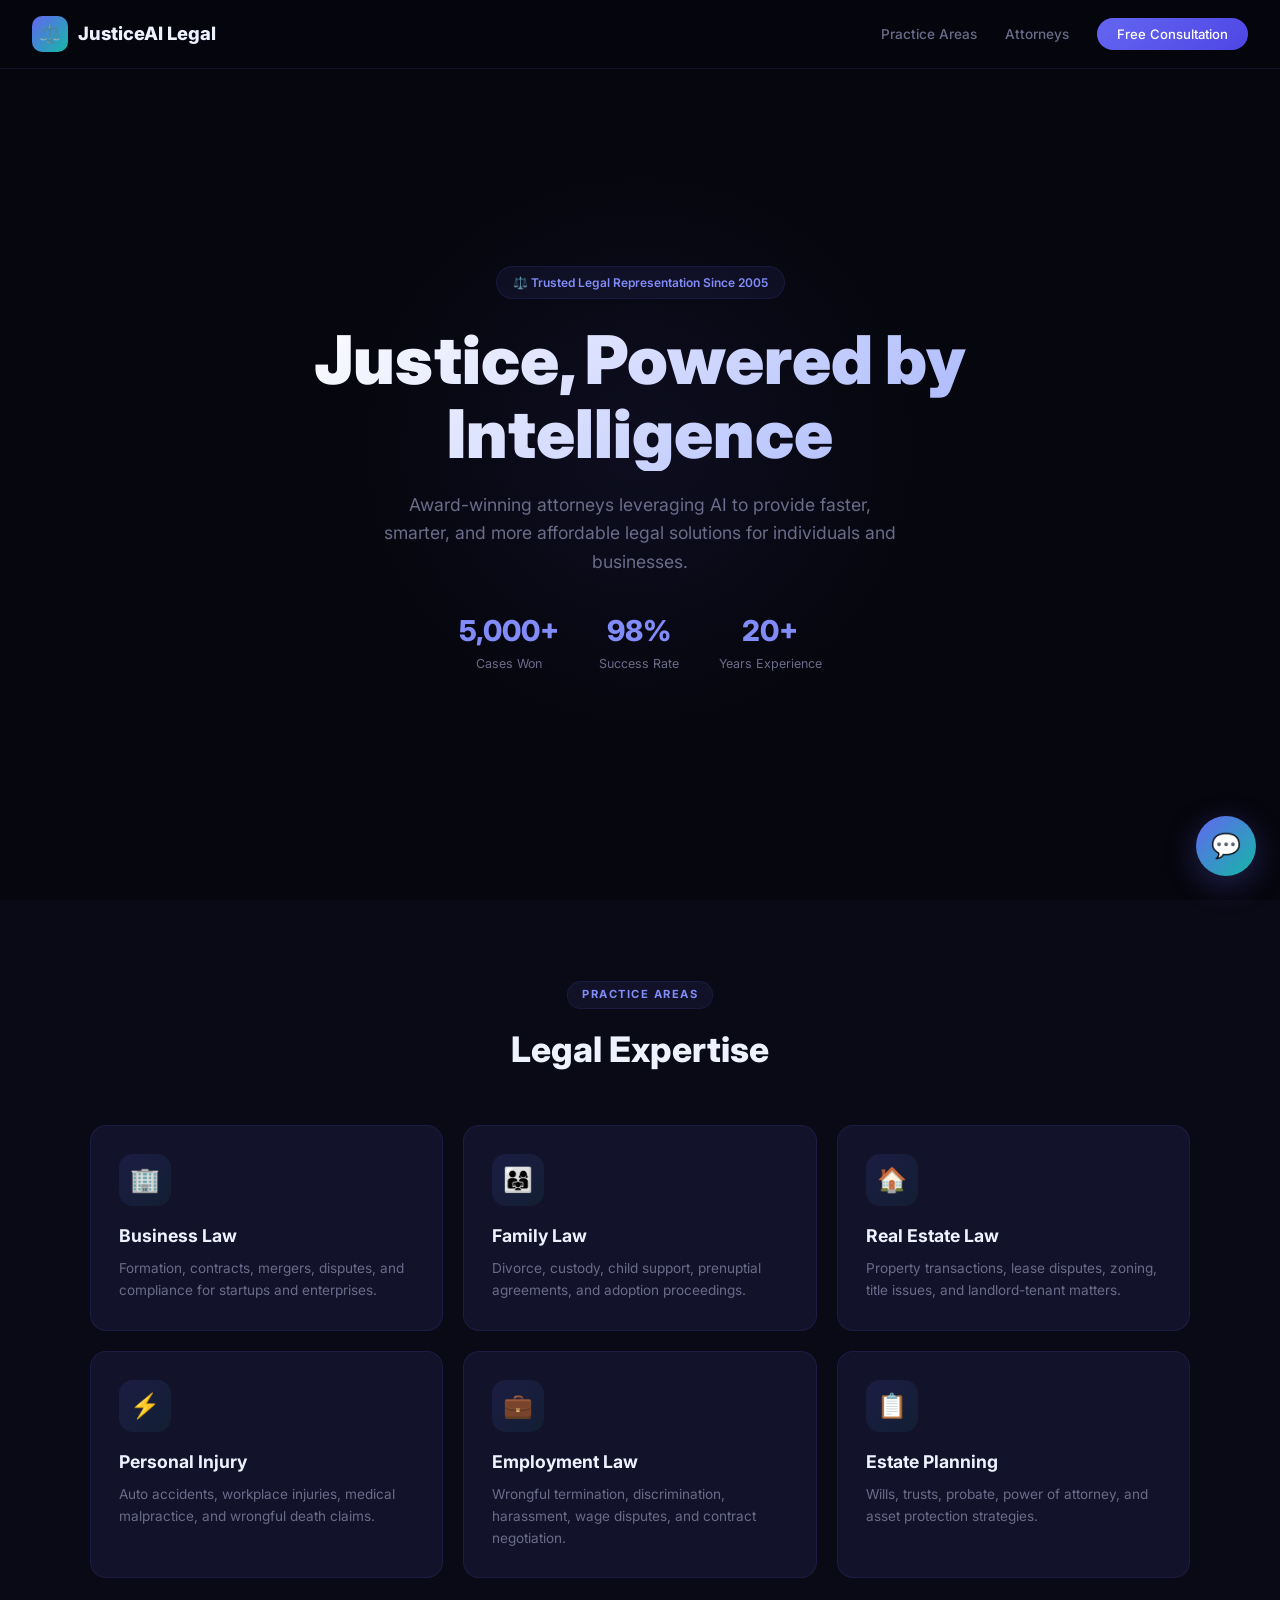
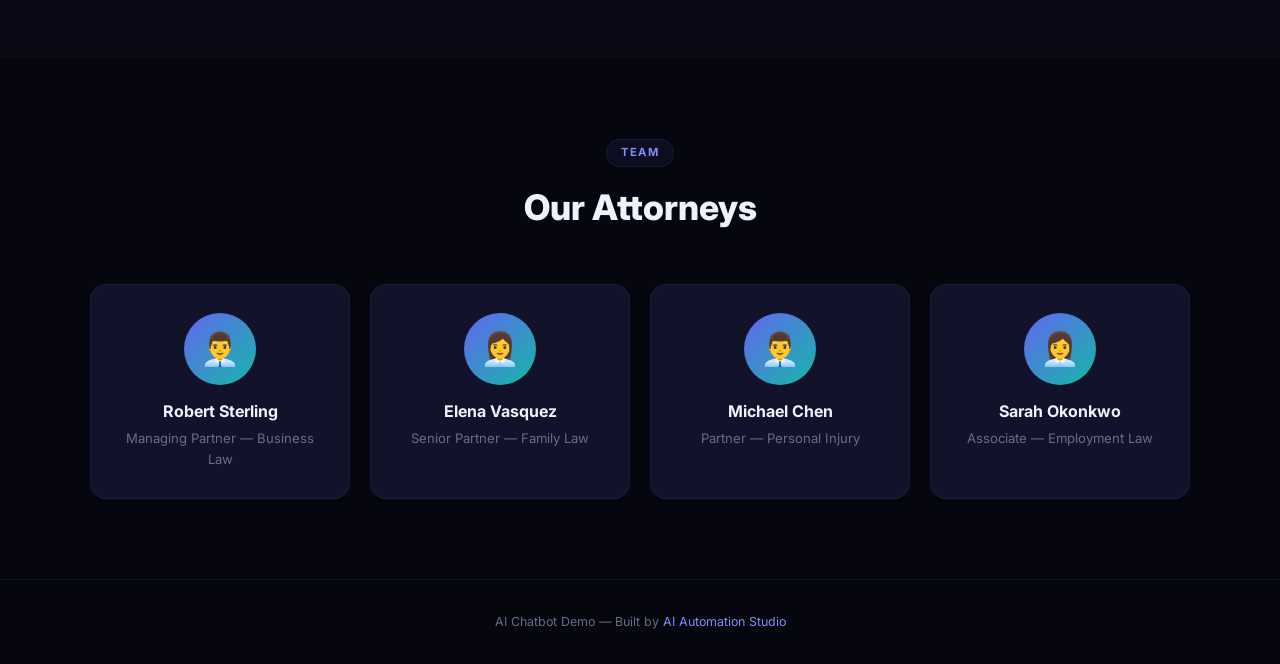
<file: demos/legal-bot/index.html>
<!DOCTYPE html>
<html lang="en">

<head>
    <meta charset="UTF-8">
    <meta name="viewport" content="width=device-width, initial-scale=1.0">
    <title>JusticeAI Legal — AI Legal Assistant Demo</title>
    <link rel="preconnect" href="https://fonts.googleapis.com">
    <link rel="preconnect" href="https://fonts.gstatic.com" crossorigin>
    <link href="https://fonts.googleapis.com/css2?family=Inter:wght@300;400;500;600;700;800;900&display=swap"
        rel="stylesheet">
    <style>
        :root {
            --primary: #6366F1;
            --primary-light: #818CF8;
            --primary-dark: #4F46E5;
            --accent: #14B8A6;
            --bg: #06060E;
            --bg2: #0A0A16;
            --card: #12122A;
            --text: #EEF2FF;
            --text2: #A5B4FC;
            --text3: #6B6B8A;
            --border: rgba(99, 102, 241, 0.12);
            --font: 'Inter', sans-serif
        }

        *,
        *::before,
        *::after {
            margin: 0;
            padding: 0;
            box-sizing: border-box
        }

        body {
            font-family: var(--font);
            background: var(--bg);
            color: var(--text);
            line-height: 1.6;
            overflow-x: hidden
        }

        a {
            text-decoration: none;
            color: inherit
        }

        .nav {
            position: fixed;
            top: 0;
            left: 0;
            right: 0;
            padding: 16px 32px;
            display: flex;
            justify-content: space-between;
            align-items: center;
            z-index: 100;
            background: rgba(6, 6, 14, .85);
            backdrop-filter: blur(20px);
            border-bottom: 1px solid var(--border)
        }

        .nav-brand {
            display: flex;
            align-items: center;
            gap: 10px;
            font-weight: 800;
            font-size: 1.15rem
        }

        .nav-brand .icon {
            width: 36px;
            height: 36px;
            background: linear-gradient(135deg, var(--primary), var(--accent));
            border-radius: 10px;
            display: flex;
            align-items: center;
            justify-content: center;
            font-size: 1.1rem
        }

        .nav-links {
            display: flex;
            list-style: none;
            gap: 28px;
            align-items: center
        }

        .nav-links a {
            font-size: .85rem;
            color: var(--text3);
            font-weight: 500;
            transition: .2s
        }

        .nav-links a:hover {
            color: var(--text)
        }

        .nav-cta {
            padding: 8px 20px;
            background: linear-gradient(135deg, var(--primary), var(--primary-dark));
            border-radius: 100px;
            color: white !important;
            font-weight: 600;
            font-size: .82rem !important
        }

        .hero {
            min-height: 100vh;
            display: flex;
            align-items: center;
            justify-content: center;
            text-align: center;
            padding: 120px 24px 80px;
            position: relative
        }

        .hero-glow {
            position: absolute;
            width: 600px;
            height: 600px;
            background: radial-gradient(circle, rgba(99, 102, 241, .08), transparent 70%);
            top: 50%;
            left: 50%;
            transform: translate(-50%, -50%)
        }

        .hero-badge {
            display: inline-flex;
            align-items: center;
            gap: 6px;
            padding: 6px 16px;
            background: rgba(99, 102, 241, .08);
            border: 1px solid var(--border);
            border-radius: 100px;
            font-size: .75rem;
            font-weight: 600;
            color: var(--primary-light);
            margin-bottom: 24px
        }

        .hero h1 {
            font-size: clamp(2.5rem, 5.5vw, 4.2rem);
            font-weight: 900;
            line-height: 1.1;
            margin-bottom: 20px;
            background: linear-gradient(135deg, #fff, var(--text2));
            -webkit-background-clip: text;
            -webkit-text-fill-color: transparent
        }

        .hero p {
            font-size: 1.1rem;
            color: var(--text3);
            max-width: 520px;
            margin: 0 auto 32px
        }

        .hero-stats {
            display: flex;
            gap: 40px;
            justify-content: center;
            flex-wrap: wrap
        }

        .hero-stat h3 {
            font-size: 1.8rem;
            font-weight: 800;
            color: var(--primary-light)
        }

        .hero-stat p {
            font-size: .78rem;
            color: var(--text3);
            margin: 0
        }

        .section-head {
            text-align: center;
            margin-bottom: 48px
        }

        .section-tag {
            display: inline-block;
            padding: 4px 14px;
            background: rgba(99, 102, 241, .08);
            border: 1px solid var(--border);
            border-radius: 100px;
            font-size: .7rem;
            font-weight: 700;
            color: var(--primary-light);
            text-transform: uppercase;
            letter-spacing: 1.5px;
            margin-bottom: 12px
        }

        .section-head h2 {
            font-size: 2.2rem;
            font-weight: 800
        }

        .practices {
            padding: 80px 24px;
            background: var(--bg2)
        }

        .container {
            max-width: 1100px;
            margin: 0 auto
        }

        .grid {
            display: grid;
            grid-template-columns: repeat(auto-fit, minmax(300px, 1fr));
            gap: 20px
        }

        .practice-card {
            background: var(--card);
            border: 1px solid var(--border);
            border-radius: 16px;
            padding: 28px;
            transition: .3s
        }

        .practice-card:hover {
            transform: translateY(-4px);
            border-color: rgba(99, 102, 241, .3);
            box-shadow: 0 12px 40px rgba(99, 102, 241, .08)
        }

        .practice-icon {
            width: 52px;
            height: 52px;
            background: linear-gradient(135deg, rgba(99, 102, 241, .12), rgba(20, 184, 166, .08));
            border-radius: 14px;
            display: flex;
            align-items: center;
            justify-content: center;
            font-size: 1.5rem;
            margin-bottom: 16px
        }

        .practice-card h3 {
            font-size: 1.1rem;
            font-weight: 700;
            margin-bottom: 8px
        }

        .practice-card p {
            font-size: .85rem;
            color: var(--text3);
            line-height: 1.6
        }

        .attorneys {
            padding: 80px 24px
        }

        .attorney-grid {
            display: grid;
            grid-template-columns: repeat(auto-fit, minmax(220px, 1fr));
            gap: 20px
        }

        .attorney {
            text-align: center;
            padding: 28px;
            background: var(--card);
            border-radius: 16px;
            border: 1px solid var(--border);
            transition: .3s
        }

        .attorney:hover {
            transform: translateY(-4px);
            border-color: rgba(99, 102, 241, .25)
        }

        .attorney-avatar {
            width: 72px;
            height: 72px;
            background: linear-gradient(135deg, var(--primary), var(--accent));
            border-radius: 50%;
            display: flex;
            align-items: center;
            justify-content: center;
            font-size: 2rem;
            margin: 0 auto 14px
        }

        .attorney h4 {
            font-weight: 700;
            margin-bottom: 4px
        }

        .attorney p {
            font-size: .82rem;
            color: var(--text3)
        }

        .footer {
            text-align: center;
            padding: 32px;
            font-size: .78rem;
            color: var(--text3);
            border-top: 1px solid var(--border)
        }

        .footer a {
            color: var(--primary-light)
        }

        /* Chatbot */
        #chatbotToggle {
            position: fixed;
            bottom: 24px;
            right: 24px;
            width: 60px;
            height: 60px;
            background: linear-gradient(135deg, var(--primary), var(--accent));
            border: none;
            border-radius: 50%;
            cursor: pointer;
            font-size: 1.5rem;
            display: flex;
            align-items: center;
            justify-content: center;
            box-shadow: 0 8px 32px rgba(99, 102, 241, .3);
            z-index: 9999;
            color: white;
            animation: bounce 2s ease infinite
        }

        @keyframes bounce {
            0%, 100% { transform: translateY(0) }
            50% { transform: translateY(-6px) }
        }

        #chatbotWindow {
            position: fixed;
            bottom: 96px;
            right: 24px;
            width: 380px;
            height: 520px;
            background: var(--bg);
            border-radius: 20px;
            box-shadow: 0 20px 80px rgba(0, 0, 0, .6);
            display: none;
            flex-direction: column;
            overflow: hidden;
            z-index: 9999;
            border: 1px solid var(--border)
        }

        #chatbotWindow.open {
            display: flex;
            animation: slideUp .3s ease
        }

        @keyframes slideUp {
            from { opacity: 0; transform: translateY(16px) }
            to { opacity: 1; transform: translateY(0) }
        }

        .chat-header {
            background: linear-gradient(135deg, var(--primary), var(--accent));
            padding: 16px 18px;
            display: flex;
            align-items: center;
            gap: 10px;
            position: relative
        }

        .chat-header-av {
            width: 38px;
            height: 38px;
            background: rgba(255, 255, 255, .2);
            border-radius: 50%;
            display: flex;
            align-items: center;
            justify-content: center;
            font-size: 1.1rem
        }

        .chat-header h4 {
            color: white;
            font-size: .92rem;
            font-weight: 700
        }

        .chat-header span {
            color: rgba(255, 255, 255, .8);
            font-size: .72rem
        }

        .chat-close {
            position: absolute;
            right: 14px;
            top: 12px;
            background: none;
            border: none;
            color: rgba(255, 255, 255, .7);
            font-size: 1.4rem;
            cursor: pointer
        }

        .chat-msgs {
            flex: 1;
            overflow-y: auto;
            padding: 14px;
            display: flex;
            flex-direction: column;
            gap: 10px
        }

        .msg {
            display: flex;
            gap: 8px;
            max-width: 88%;
            animation: fadeIn .3s ease
        }

        .msg.bot { align-self: flex-start }
        .msg.user { align-self: flex-end; flex-direction: row-reverse }

        @keyframes fadeIn {
            from { opacity: 0; transform: translateY(6px) }
            to { opacity: 1; transform: translateY(0) }
        }

        .msg-av {
            width: 28px;
            height: 28px;
            border-radius: 50%;
            display: flex;
            align-items: center;
            justify-content: center;
            font-size: .8rem;
            flex-shrink: 0
        }

        .msg.bot .msg-av { background: rgba(99, 102, 241, .15) }
        .msg.user .msg-av { background: rgba(20, 184, 166, .15) }

        .msg-bubble {
            padding: 10px 14px;
            border-radius: 14px;
            font-size: .82rem;
            line-height: 1.6;
            color: var(--text)
        }

        .msg.bot .msg-bubble {
            background: var(--card);
            border-bottom-left-radius: 4px
        }

        .msg.user .msg-bubble {
            background: var(--primary);
            border-bottom-right-radius: 4px
        }

        .typing {
            display: flex;
            gap: 4px;
            padding: 4px 0
        }

        .typing span {
            width: 5px;
            height: 5px;
            background: var(--text3);
            border-radius: 50%;
            animation: dot 1.4s ease infinite;
            display: inline-block
        }

        .typing span:nth-child(2) { animation-delay: .2s }
        .typing span:nth-child(3) { animation-delay: .4s }

        @keyframes dot {
            0%, 80%, 100% { transform: scale(.6); opacity: .4 }
            40% { transform: scale(1); opacity: 1 }
        }

        .suggestions {
            padding: 8px 14px;
            display: flex;
            gap: 6px;
            flex-wrap: wrap
        }

        .chip {
            padding: 6px 12px;
            border-radius: 100px;
            border: 1px solid var(--border);
            background: rgba(99, 102, 241, .06);
            color: var(--primary-light);
            font-size: .72rem;
            font-weight: 600;
            cursor: pointer;
            font-family: inherit;
            transition: .2s
        }

        .chip:hover { background: rgba(99, 102, 241, .15) }

        .chat-input {
            padding: 10px 14px;
            border-top: 1px solid var(--border);
            display: flex;
            gap: 8px
        }

        .chat-input input {
            flex: 1;
            padding: 10px 14px;
            border-radius: 100px;
            border: 1px solid var(--border);
            background: var(--card);
            color: var(--text);
            font-size: .82rem;
            font-family: inherit;
            outline: none
        }

        .chat-input input:focus { border-color: var(--primary) }

        .chat-input button {
            width: 36px;
            height: 36px;
            border-radius: 50%;
            background: linear-gradient(135deg, var(--primary), var(--accent));
            border: none;
            color: white;
            cursor: pointer;
            font-size: .9rem
        }

        @media(max-width:768px) {
            .nav-links { display: none }
            .hero h1 { font-size: 2rem }
            #chatbotWindow { width: calc(100% - 16px); right: 8px; bottom: 80px; height: 480px }
        }
    </style>
</head>

<body>
    <nav class="nav">
        <a href="#" class="nav-brand">
            <div class="icon">⚖️</div><span>JusticeAI Legal</span>
        </a>
        <ul class="nav-links">
            <li><a href="#practices">Practice Areas</a></li>
            <li><a href="#attorneys">Attorneys</a></li>
            <li><a href="#" class="nav-cta">Free Consultation</a></li>
        </ul>
    </nav>

    <section class="hero">
        <div class="hero-glow"></div>
        <div style="position:relative;z-index:2;max-width:700px">
            <div class="hero-badge">⚖️ Trusted Legal Representation Since 2005</div>
            <h1>Justice, Powered by Intelligence</h1>
            <p>Award-winning attorneys leveraging AI to provide faster, smarter, and more affordable legal solutions for individuals and businesses.</p>
            <div class="hero-stats">
                <div class="hero-stat">
                    <h3>5,000+</h3>
                    <p>Cases Won</p>
                </div>
                <div class="hero-stat">
                    <h3>98%</h3>
                    <p>Success Rate</p>
                </div>
                <div class="hero-stat">
                    <h3>20+</h3>
                    <p>Years Experience</p>
                </div>
            </div>
        </div>
    </section>

    <section class="practices" id="practices">
        <div class="container">
            <div class="section-head">
                <span class="section-tag">Practice Areas</span>
                <h2>Legal Expertise</h2>
            </div>
            <div class="grid">
                <div class="practice-card">
                    <div class="practice-icon">🏢</div>
                    <h3>Business Law</h3>
                    <p>Formation, contracts, mergers, disputes, and compliance for startups and enterprises.</p>
                </div>
                <div class="practice-card">
                    <div class="practice-icon">👨‍👩‍👧</div>
                    <h3>Family Law</h3>
                    <p>Divorce, custody, child support, prenuptial agreements, and adoption proceedings.</p>
                </div>
                <div class="practice-card">
                    <div class="practice-icon">🏠</div>
                    <h3>Real Estate Law</h3>
                    <p>Property transactions, lease disputes, zoning, title issues, and landlord-tenant matters.</p>
                </div>
                <div class="practice-card">
                    <div class="practice-icon">⚡</div>
                    <h3>Personal Injury</h3>
                    <p>Auto accidents, workplace injuries, medical malpractice, and wrongful death claims.</p>
                </div>
                <div class="practice-card">
                    <div class="practice-icon">💼</div>
                    <h3>Employment Law</h3>
                    <p>Wrongful termination, discrimination, harassment, wage disputes, and contract negotiation.</p>
                </div>
                <div class="practice-card">
                    <div class="practice-icon">📋</div>
                    <h3>Estate Planning</h3>
                    <p>Wills, trusts, probate, power of attorney, and asset protection strategies.</p>
                </div>
            </div>
        </div>
    </section>

    <section class="attorneys" id="attorneys">
        <div class="container">
            <div class="section-head">
                <span class="section-tag">Team</span>
                <h2>Our Attorneys</h2>
            </div>
            <div class="attorney-grid">
                <div class="attorney">
                    <div class="attorney-avatar">👨‍💼</div>
                    <h4>Robert Sterling</h4>
                    <p>Managing Partner — Business Law</p>
                </div>
                <div class="attorney">
                    <div class="attorney-avatar">👩‍💼</div>
                    <h4>Elena Vasquez</h4>
                    <p>Senior Partner — Family Law</p>
                </div>
                <div class="attorney">
                    <div class="attorney-avatar">👨‍💼</div>
                    <h4>Michael Chen</h4>
                    <p>Partner — Personal Injury</p>
                </div>
                <div class="attorney">
                    <div class="attorney-avatar">👩‍💼</div>
                    <h4>Sarah Okonkwo</h4>
                    <p>Associate — Employment Law</p>
                </div>
            </div>
        </div>
    </section>

    <footer class="footer">
        <p>AI Chatbot Demo — Built by <a href="https://bouazzi1.github.io/ai-portfolio/">AI Automation Studio</a></p>
    </footer>

    <button id="chatbotToggle">💬</button>
    <div id="chatbotWindow">
        <div class="chat-header">
            <div class="chat-header-av">⚖️</div>
            <div>
                <h4>JusticeAI Legal Assistant</h4><span>● Online — Confidential & secure</span>
            </div>
            <button class="chat-close" id="chatClose">×</button>
        </div>
        <div class="chat-msgs" id="chatMsgs"></div>
        <div class="suggestions" id="chatSuggestions">
            <button class="chip" data-msg="I need a consultation">📞 Free Consultation</button>
            <button class="chip" data-msg="What practice areas do you cover?">⚖️ Practice Areas</button>
            <button class="chip" data-msg="How much do you charge?">💰 Fees & Pricing</button>
            <button class="chip" data-msg="I have a business legal question">🏢 Business Law</button>
        </div>
        <div class="chat-input">
            <input type="text" id="chatInput" placeholder="Describe your legal situation...">
            <button id="chatSend">➤</button>
        </div>
    </div>

    <script>
        const KB = [
            { p: ["hello", "hi", "hey", "good morning", "good afternoon"], r: "Welcome to **JusticeAI Legal**. ⚖️ I'm your confidential AI legal assistant. I can help you with:\n\n• 📞 Schedule a **free consultation**\n• ⚖️ Learn about our **practice areas**\n• 👨‍💼 Meet our **attorneys**\n• 💰 Understand our **fees**\n• 📋 Get answers to **legal questions**\n\nAll conversations are confidential. How can I assist you?" },
            { p: ["consult", "appointment", "meet", "speak", "talk", "call", "schedule"], r: "📞 **Free Initial Consultation:**\n\nWe offer a **complimentary 30-minute consultation** for new clients:\n\n1️⃣ **In-Person** — Visit our downtown office\n2️⃣ **Video Call** — Zoom or Google Meet\n3️⃣ **Phone** — Call (555) 456-7890\n\n**Available slots:**\n• Mon–Fri: 9:00 AM – 6:00 PM\n• Saturday: 10:00 AM – 2:00 PM\n\n📋 What to prepare:\n• Summary of your situation\n• Relevant documents\n• Questions you want answered\n\nWhich practice area is your matter related to?" },
            { p: ["practice", "area", "speciali", "type", "what do you", "cover", "handle"], r: "⚖️ **Our Practice Areas:**\n\n• 🏢 **Business Law** — Contracts, formation, disputes, M&A\n• 👨‍👩‍👧 **Family Law** — Divorce, custody, support, adoption\n• 🏠 **Real Estate** — Transactions, disputes, landlord-tenant\n• ⚡ **Personal Injury** — Accidents, malpractice, wrongful death\n• 💼 **Employment** — Termination, discrimination, wages\n• 📋 **Estate Planning** — Wills, trusts, probate\n\nEach area is led by a specialist attorney with 10+ years of experience.\n\nWhich area relates to your situation?" },
            { p: ["fee", "cost", "price", "charge", "afford", "pay", "expensive", "how much"], r: "💰 **Our Fee Structure:**\n\n• 📞 **Initial consultation:** FREE (30 minutes)\n• ⏱️ **Hourly rate:** $150 – $350/hour (varies by complexity)\n• 📋 **Flat fee:** Available for standard matters\n  — Business formation: $500 – $1,500\n  — Simple will: $300 – $600\n  — Uncontested divorce: $800 – $2,000\n• ⚡ **Contingency:** Personal injury cases (no win, no fee)\n• 💳 **Payment plans:** Available for qualifying clients\n\nWe believe quality legal help should be accessible. Want a custom quote for your matter?" },
            { p: ["business", "company", "startup", "llc", "corporation", "contract", "partnership", "incorporation"], r: "🏢 **Business Law Services:**\n\n• **Entity Formation** — LLC, Corp, Partnership ($500-$1,500)\n• **Contracts** — Drafting, review, negotiation\n• **Business Disputes** — Litigation, mediation, arbitration\n• **Mergers & Acquisitions** — Due diligence, deal structuring\n• **Compliance** — Regulatory, licensing, permits\n• **IP Protection** — Trademarks, copyrights, NDAs\n\n**Lead Attorney:** Robert Sterling (20+ yrs experience)\n\n📊 We've helped 800+ businesses from startup to exit.\n\nWant to schedule a business consultation?" },
            { p: ["family", "divorce", "custody", "child support", "prenup", "adoption", "separation", "alimony"], r: "👨‍👩‍👧 **Family Law Services:**\n\n• **Divorce** — Contested & uncontested, mediation\n• **Child Custody** — Joint, sole, modification\n• **Child Support** — Calculation, enforcement, modification\n• **Prenuptial Agreements** — Drafting & review\n• **Adoption** — Domestic, stepparent, international\n• **Domestic Violence** — Restraining orders, protection\n\n**Lead Attorney:** Elena Vasquez (15+ yrs experience)\n\n💙 We handle every case with empathy and discretion.\n\nAll family law consultations are strictly confidential." },
            { p: ["injury", "accident", "hurt", "crash", "slip", "fall", "malpractice", "wrongful death"], r: "⚡ **Personal Injury — No Win, No Fee:**\n\nWe handle:\n• 🚗 **Auto Accidents** — Car, truck, motorcycle\n• 🏢 **Workplace Injuries** — Construction, industrial\n• 🏥 **Medical Malpractice** — Misdiagnosis, surgical errors\n• 🚶 **Slip & Fall** — Property owner negligence\n• ⚰️ **Wrongful Death** — Negligence, liability\n\n**Lead Attorney:** Michael Chen (12+ yrs, $50M+ recovered)\n\n📊 **Average settlement:** $75,000 – $500,000+\n💰 **Fee:** Contingency only — you pay nothing unless we win\n\nTime limits apply! Contact us soon to protect your rights." },
            { p: ["employ", "fired", "termination", "discriminat", "harass", "wage", "worker", "job", "boss"], r: "💼 **Employment Law Services:**\n\n• **Wrongful Termination** — Illegal firing, retaliation\n• **Discrimination** — Age, race, gender, disability\n• **Harassment** — Sexual harassment, hostile workplace\n• **Wage & Hour** — Unpaid overtime, minimum wage\n• **Contract Disputes** — Non-compete, severance\n• **Whistleblower Protection** — Retaliation defense\n\n**Lead Attorney:** Sarah Okonkwo (10+ yrs experience)\n\n⚠️ Statutes of limitation apply — don't delay!\n\nWould you like to discuss your workplace situation?" },
            { p: ["estate", "will", "trust", "probate", "inherit", "power of attorney", "asset"], r: "📋 **Estate Planning Services:**\n\n• **Simple Will** — $300 – $600\n• **Living Trust** — $1,000 – $3,000\n• **Power of Attorney** — $150 – $300\n• **Healthcare Directive** — $100 – $200\n• **Probate Administration** — Hourly or flat fee\n• **Asset Protection** — Trusts, LLCs, insurance planning\n\n📦 **Complete Estate Package:** $1,500 – $4,000\n• Will + Trust + POA + Healthcare Directive + beneficiary review\n\n🔒 Protect your family's future. Book your consultation today." },
            { p: ["real estate", "property", "landlord", "tenant", "lease", "evict", "title", "closing"], r: "🏠 **Real Estate Law Services:**\n\n• **Transactions** — Purchase, sale, closing assistance\n• **Lease Review** — Commercial & residential\n• **Disputes** — Landlord-tenant, boundary, easement\n• **Evictions** — Landlord representation & tenant defense\n• **Title Issues** — Searches, insurance, clearing defects\n• **Zoning** — Permits, variances, compliance\n\n📊 We've handled $200M+ in real estate transactions.\n\nBuying, selling, or dealing with a property issue?" },
            { p: ["how long", "timeline", "duration", "time", "take"], r: "⏱️ **Typical Timelines:**\n\n• **Business Formation:** 1-2 weeks\n• **Contract Review:** 2-5 business days\n• **Uncontested Divorce:** 2-4 months\n• **Contested Divorce:** 6-18 months\n• **Personal Injury Settlement:** 3-12 months\n• **Personal Injury Trial:** 1-3 years\n• **Estate Planning:** 2-4 weeks\n• **Real Estate Closing:** 30-60 days\n\n⚠️ Every case is unique. Timelines may vary.\n\nWant a more specific estimate for your situation?" },
            { p: ["document", "paperwork", "file", "bring", "need", "prepare"], r: "📋 **What to Bring to Your Consultation:**\n\n**General:**\n• Photo ID\n• Summary of your situation (written)\n• Timeline of events\n\n**For specific cases:**\n• 🏢 Business — Contracts, agreements, correspondence\n• 👨‍👩‍👧 Family — Marriage certificate, financial records\n• ⚡ Injury — Medical records, accident report, photos\n• 💼 Employment — Pay stubs, offer letter, emails\n• 📋 Estate — Asset list, existing will/trust\n\nDon't worry if you don't have everything — we'll guide you!" },
            { p: ["thank", "thanks", "great", "perfect", "helpful"], r: "You're welcome! ⚖️ We're here to protect your rights and guide you through every step.\n\n📞 **Call:** (555) 456-7890\n📧 **Email:** intake@justiceai-legal.com\n🌐 **Website:** justiceai-legal.com\n\nRemember: your initial consultation is **free and confidential**." }
        ];
        const FALLBACK = "I can help with a variety of legal matters. Our practice areas include:\n\n• 🏢 **Business Law**\n• 👨‍👩‍👧 **Family Law**\n• 🏠 **Real Estate**\n• ⚡ **Personal Injury**\n• 💼 **Employment Law**\n• 📋 **Estate Planning**\n\nCould you describe your situation, or would you like a **free consultation**? ⚖️";
        const msgs = document.getElementById('chatMsgs'), inp = document.getElementById('chatInput'), tog = document.getElementById('chatbotToggle'), win = document.getElementById('chatbotWindow');
        function addMsg(t, s) { const d = document.createElement('div'); d.className = `msg ${s}`; d.innerHTML = `<div class="msg-av">${s === 'bot' ? '⚖️' : '👤'}</div><div class="msg-bubble">${t.replace(/\*\*(.*?)\*\*/g, '<strong>$1</strong>').replace(/\n\n/g, '</p><p>').replace(/\n• /g, '<br>• ').replace(/\n/g, '<br>').replace(/^/, '<p>').replace(/$/, '</p>')}</div>`; msgs.appendChild(d); msgs.scrollTop = 9999 }
        function getResp(m) { const l = m.toLowerCase(); for (const e of KB) { for (const p of e.p) if (l.includes(p)) return e.r } return FALLBACK }
        addMsg("Welcome to **JusticeAI Legal**. ⚖️ I'm your confidential AI assistant. I can help you explore our practice areas, schedule a free consultation, or answer questions about your legal situation.\n\nHow can I help you today?", 'bot');
        let open = false;
        tog.onclick = () => { open = true; win.classList.add('open'); tog.style.display = 'none'; inp.focus() };
        document.getElementById('chatClose').onclick = () => { open = false; win.classList.remove('open'); tog.style.display = 'flex' };
        function send() { const t = inp.value.trim(); if (!t) return; addMsg(t, 'user'); inp.value = ''; document.getElementById('chatSuggestions').style.display = 'none'; const ty = document.createElement('div'); ty.className = 'msg bot'; ty.id = 'typ'; ty.innerHTML = '<div class="msg-av">⚖️</div><div class="msg-bubble"><div class="typing"><span></span><span></span><span></span></div></div>'; msgs.appendChild(ty); msgs.scrollTop = 9999; setTimeout(() => { document.getElementById('typ')?.remove(); addMsg(getResp(t), 'bot') }, 400 + Math.random() * 600) }
        document.getElementById('chatSend').onclick = send;
        inp.onkeypress = e => { if (e.key === 'Enter') send() };
        document.querySelectorAll('.chip').forEach(c => c.onclick = () => { inp.value = c.dataset.msg; send() });
    </script>
</body>

</html>
</file>
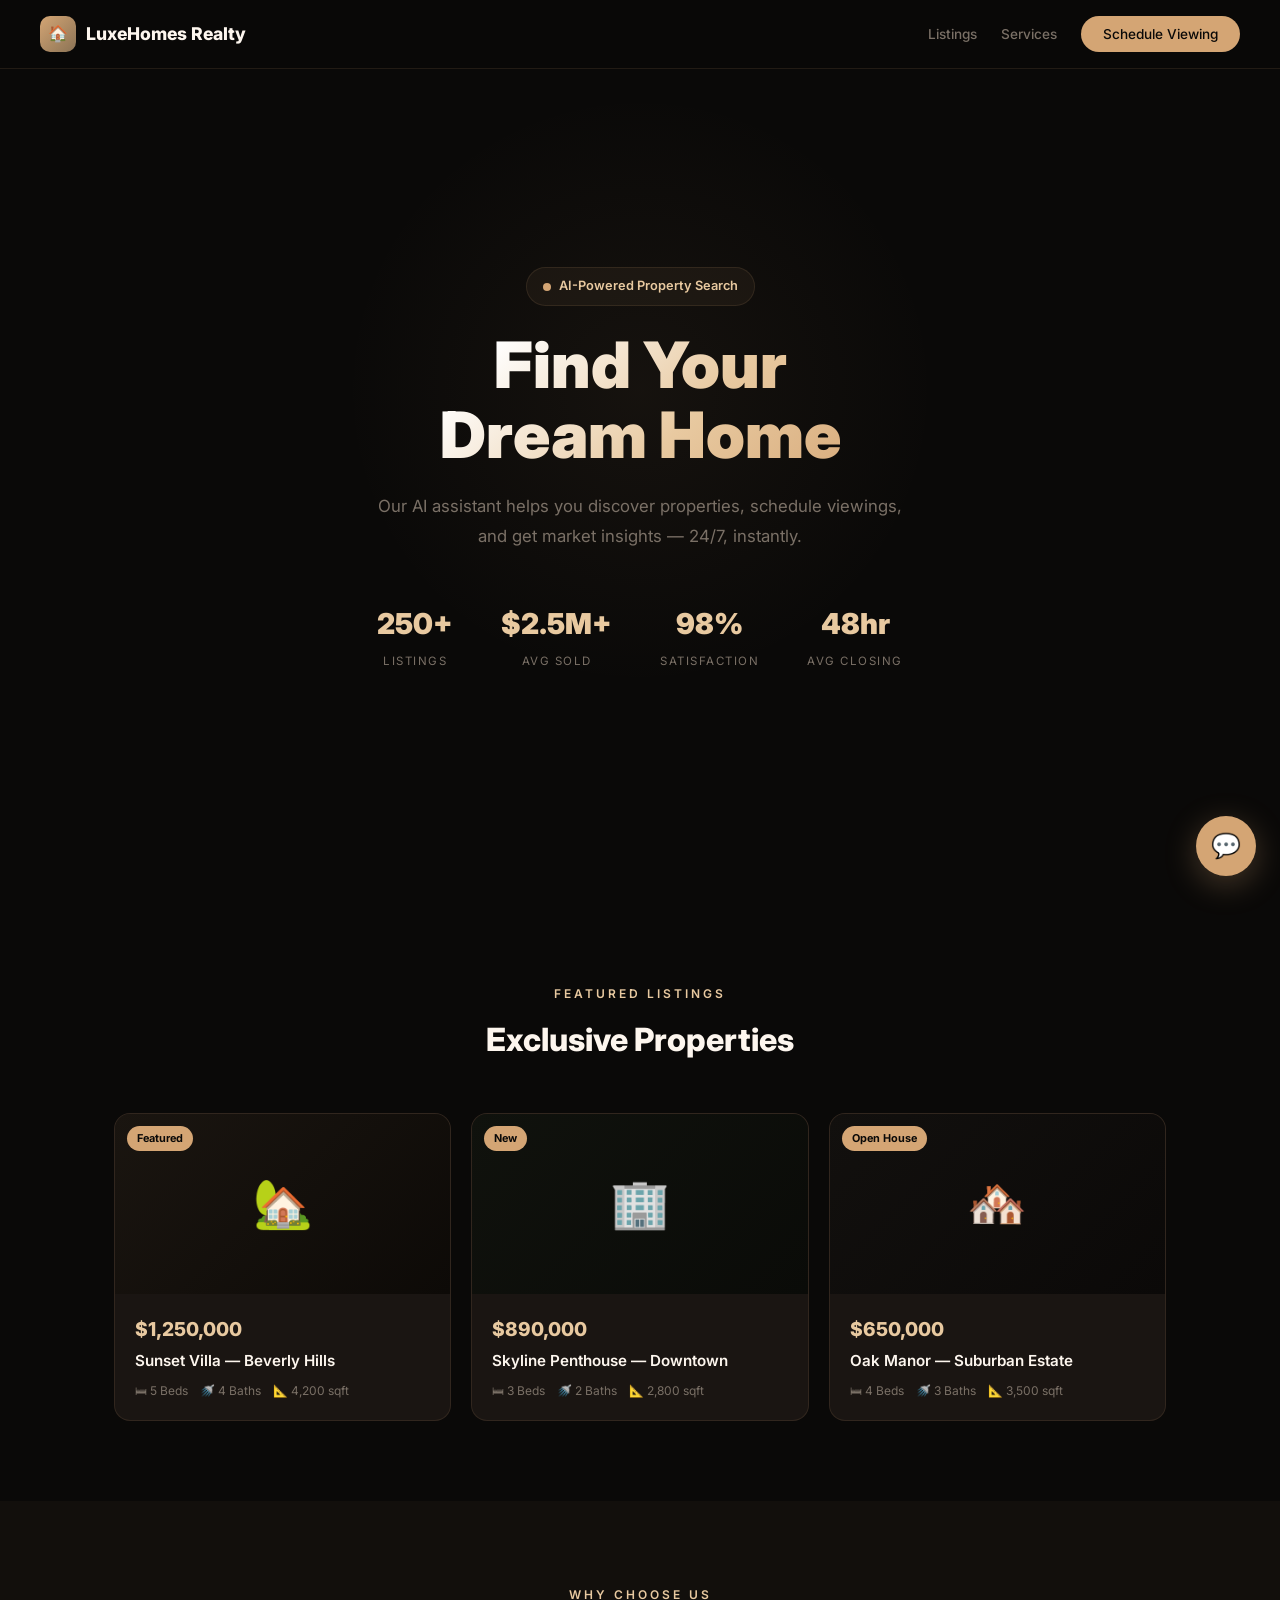
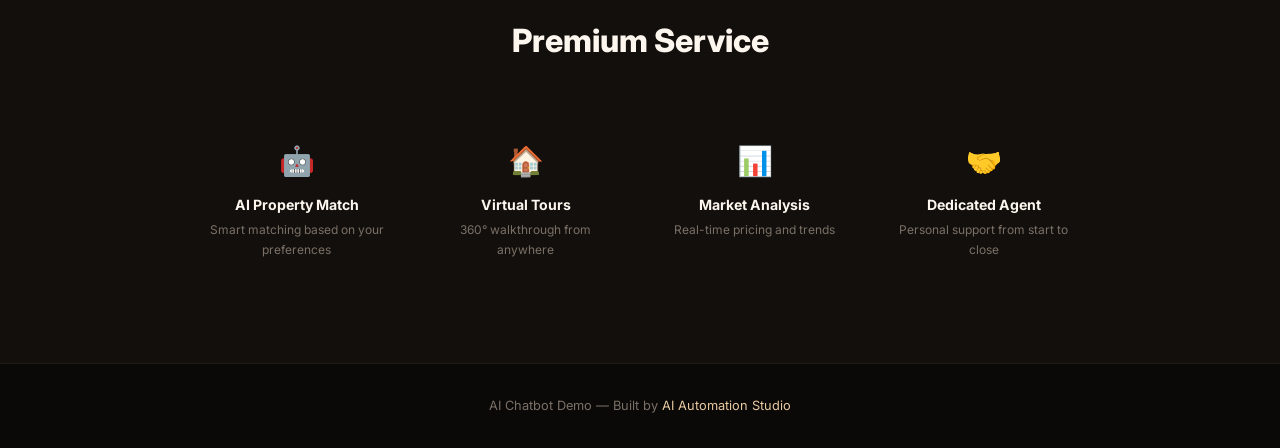
<file: demos/realestate-bot/index.html>
<!DOCTYPE html>
<html lang="en">

<head>
    <meta charset="UTF-8">
    <meta name="viewport" content="width=device-width, initial-scale=1.0">
    <title>LuxeHomes Realty — AI Property Assistant Demo</title>
    <link href="https://fonts.googleapis.com/css2?family=Inter:wght@300;400;500;600;700;800;900&display=swap"
        rel="stylesheet">
    <style>
        :root {
            --primary: #D4A574;
            --primary-light: #E8C9A0;
            --primary-dark: #B8894E;
            --accent: #8B7355;
            --bg: #0A0908;
            --bg2: #120F0C;
            --card: #1A1512;
            --text: #FDF6EE;
            --text2: #C9B99A;
            --text3: #7A7066;
            --border: rgba(212, 165, 116, 0.12);
            --font: 'Inter', sans-serif
        }

        *,
        *::before,
        *::after {
            margin: 0;
            padding: 0;
            box-sizing: border-box
        }

        body {
            font-family: var(--font);
            background: var(--bg);
            color: var(--text);
            line-height: 1.6;
            overflow-x: hidden
        }

        a {
            text-decoration: none;
            color: inherit
        }

        .nav {
            position: fixed;
            top: 0;
            left: 0;
            right: 0;
            z-index: 100;
            padding: 16px 40px;
            display: flex;
            justify-content: space-between;
            align-items: center;
            background: rgba(10, 9, 8, 0.92);
            backdrop-filter: blur(20px);
            border-bottom: 1px solid var(--border)
        }

        .nav-brand {
            display: flex;
            align-items: center;
            gap: 10px;
            font-weight: 800;
            font-size: 1.1rem
        }

        .nav-brand .icon {
            width: 36px;
            height: 36px;
            background: linear-gradient(135deg, var(--primary), var(--accent));
            border-radius: 10px;
            display: flex;
            align-items: center;
            justify-content: center;
            font-size: 1rem
        }

        .nav-links {
            display: flex;
            gap: 24px;
            list-style: none;
            align-items: center
        }

        .nav-links a {
            font-size: .85rem;
            font-weight: 500;
            color: var(--text3);
            transition: .3s
        }

        .nav-links a:hover {
            color: var(--text)
        }

        .nav-cta {
            background: var(--primary) !important;
            color: #0A0908 !important;
            padding: 10px 22px;
            border-radius: 100px;
            font-weight: 700
        }

        .hero {
            min-height: 100vh;
            display: flex;
            align-items: center;
            justify-content: center;
            text-align: center;
            padding: 140px 24px 100px;
            position: relative
        }

        .hero-glow {
            position: absolute;
            top: 10%;
            left: 50%;
            transform: translateX(-50%);
            width: 600px;
            height: 600px;
            background: radial-gradient(ellipse, rgba(212, 165, 116, 0.06) 0%, transparent 70%);
            pointer-events: none
        }

        .hero h1 {
            font-size: clamp(2.4rem, 5vw, 4rem);
            font-weight: 900;
            line-height: 1.1;
            margin-bottom: 20px;
            background: linear-gradient(135deg, #fff 20%, var(--primary-light) 60%, var(--primary) 100%);
            -webkit-background-clip: text;
            -webkit-text-fill-color: transparent;
            background-clip: text
        }

        .hero-sub {
            font-size: 1.05rem;
            color: var(--text3);
            max-width: 540px;
            margin: 0 auto 36px;
            line-height: 1.8
        }

        .hero-stats {
            display: flex;
            justify-content: center;
            gap: 48px;
            margin-top: 50px
        }

        .stat {
            text-align: center
        }

        .stat-num {
            display: block;
            font-size: 1.8rem;
            font-weight: 900;
            color: var(--primary-light)
        }

        .stat-label {
            font-size: .72rem;
            color: var(--text3);
            text-transform: uppercase;
            letter-spacing: 1.5px
        }

        .properties {
            padding: 80px 24px;
            max-width: 1100px;
            margin: 0 auto
        }

        .section-head {
            text-align: center;
            margin-bottom: 48px
        }

        .section-tag {
            font-size: .75rem;
            font-weight: 600;
            color: var(--primary-light);
            text-transform: uppercase;
            letter-spacing: 3px
        }

        .section-head h2 {
            font-size: 2rem;
            font-weight: 800;
            margin-top: 8px
        }

        .grid {
            display: grid;
            grid-template-columns: repeat(3, 1fr);
            gap: 20px
        }

        .prop-card {
            background: var(--card);
            border: 1px solid var(--border);
            border-radius: 16px;
            overflow: hidden;
            transition: .3s;
            cursor: pointer
        }

        .prop-card:hover {
            transform: translateY(-4px);
            box-shadow: 0 16px 48px rgba(0, 0, 0, 0.4)
        }

        .prop-img {
            height: 180px;
            display: flex;
            align-items: center;
            justify-content: center;
            font-size: 3rem;
            position: relative
        }

        .prop-img.luxury {
            background: linear-gradient(135deg, #1a1510, #0d0a07)
        }

        .prop-img.modern {
            background: linear-gradient(135deg, #10120d, #0a0b08)
        }

        .prop-img.classic {
            background: linear-gradient(135deg, #12100e, #0b0908)
        }

        .prop-badge {
            position: absolute;
            top: 12px;
            left: 12px;
            font-size: .68rem;
            font-weight: 700;
            padding: 4px 10px;
            border-radius: 100px;
            background: var(--primary);
            color: #0A0908
        }

        .prop-info {
            padding: 20px
        }

        .prop-price {
            font-size: 1.2rem;
            font-weight: 800;
            color: var(--primary-light);
            margin-bottom: 4px
        }

        .prop-info h3 {
            font-size: .95rem;
            font-weight: 600;
            margin-bottom: 8px
        }

        .prop-details {
            display: flex;
            gap: 12px;
            font-size: .75rem;
            color: var(--text3)
        }

        .prop-details span {
            display: flex;
            align-items: center;
            gap: 4px
        }

        .features {
            padding: 80px 24px;
            background: var(--bg2);
            text-align: center
        }

        .features-grid {
            display: grid;
            grid-template-columns: repeat(4, 1fr);
            gap: 16px;
            max-width: 900px;
            margin: 0 auto
        }

        .feature {
            padding: 24px 16px
        }

        .feature-icon {
            font-size: 1.8rem;
            margin-bottom: 10px
        }

        .feature h4 {
            font-size: .88rem;
            font-weight: 700;
            margin-bottom: 4px
        }

        .feature p {
            font-size: .75rem;
            color: var(--text3)
        }

        .footer {
            padding: 32px;
            text-align: center;
            border-top: 1px solid var(--border)
        }

        .footer p {
            color: var(--text3);
            font-size: .8rem
        }

        .footer a {
            color: var(--primary-light)
        }

        /* Chatbot */
        #chatbotToggle {
            position: fixed;
            bottom: 24px;
            right: 24px;
            width: 60px;
            height: 60px;
            background: var(--primary);
            border: none;
            border-radius: 50%;
            cursor: pointer;
            font-size: 1.5rem;
            display: flex;
            align-items: center;
            justify-content: center;
            box-shadow: 0 8px 32px rgba(212, 165, 116, 0.3);
            z-index: 9999;
            color: #0A0908;
            animation: bounce 2s ease infinite
        }

        @keyframes bounce {

            0%,
            100% {
                transform: translateY(0)
            }

            50% {
                transform: translateY(-6px)
            }
        }

        #chatbotWindow {
            position: fixed;
            bottom: 96px;
            right: 24px;
            width: 380px;
            height: 520px;
            background: var(--bg);
            border-radius: 20px;
            box-shadow: 0 20px 80px rgba(0, 0, 0, 0.6);
            display: none;
            flex-direction: column;
            overflow: hidden;
            z-index: 9999;
            border: 1px solid var(--border)
        }

        #chatbotWindow.open {
            display: flex;
            animation: slideUp .3s ease
        }

        @keyframes slideUp {
            from {
                opacity: 0;
                transform: translateY(16px)
            }

            to {
                opacity: 1;
                transform: translateY(0)
            }
        }

        .chat-header {
            background: linear-gradient(135deg, var(--primary-dark), var(--primary));
            padding: 16px 18px;
            display: flex;
            align-items: center;
            gap: 10px;
            position: relative
        }

        .chat-header-av {
            width: 38px;
            height: 38px;
            background: rgba(255, 255, 255, 0.2);
            border-radius: 50%;
            display: flex;
            align-items: center;
            justify-content: center;
            font-size: 1.1rem
        }

        .chat-header h4 {
            color: #0A0908;
            font-size: .92rem;
            font-weight: 700
        }

        .chat-header span {
            color: rgba(10, 9, 8, 0.7);
            font-size: .72rem
        }

        .chat-close {
            position: absolute;
            right: 14px;
            top: 12px;
            background: none;
            border: none;
            color: rgba(10, 9, 8, 0.6);
            font-size: 1.4rem;
            cursor: pointer
        }

        .chat-msgs {
            flex: 1;
            overflow-y: auto;
            padding: 14px;
            display: flex;
            flex-direction: column;
            gap: 10px
        }

        .msg {
            display: flex;
            gap: 8px;
            max-width: 88%;
            animation: fadeIn .3s ease
        }

        .msg.bot {
            align-self: flex-start
        }

        .msg.user {
            align-self: flex-end;
            flex-direction: row-reverse
        }

        @keyframes fadeIn {
            from {
                opacity: 0;
                transform: translateY(6px)
            }

            to {
                opacity: 1;
                transform: translateY(0)
            }
        }

        .msg-av {
            width: 28px;
            height: 28px;
            border-radius: 50%;
            display: flex;
            align-items: center;
            justify-content: center;
            font-size: .8rem;
            flex-shrink: 0
        }

        .msg.bot .msg-av {
            background: rgba(212, 165, 116, 0.15)
        }

        .msg.user .msg-av {
            background: rgba(139, 115, 85, 0.15)
        }

        .msg-bubble {
            padding: 10px 14px;
            border-radius: 14px;
            font-size: .82rem;
            line-height: 1.6;
            color: var(--text)
        }

        .msg.bot .msg-bubble {
            background: var(--card);
            border-bottom-left-radius: 4px
        }

        .msg.user .msg-bubble {
            background: var(--primary-dark);
            border-bottom-right-radius: 4px
        }

        .msg-bubble strong {
            font-weight: 700
        }

        .suggestions {
            padding: 8px 14px;
            display: flex;
            gap: 6px;
            flex-wrap: wrap
        }

        .chip {
            padding: 6px 12px;
            border-radius: 100px;
            border: 1px solid var(--border);
            background: rgba(212, 165, 116, 0.06);
            color: var(--primary-light);
            font-size: .72rem;
            font-weight: 600;
            cursor: pointer;
            font-family: inherit;
            transition: .2s
        }

        .chip:hover {
            background: rgba(212, 165, 116, 0.15)
        }

        .chat-input {
            padding: 10px 14px;
            border-top: 1px solid var(--border);
            display: flex;
            gap: 8px
        }

        .chat-input input {
            flex: 1;
            padding: 10px 14px;
            border-radius: 100px;
            border: 1px solid var(--border);
            background: var(--card);
            color: var(--text);
            font-size: .82rem;
            font-family: inherit;
            outline: none
        }

        .chat-input input:focus {
            border-color: var(--primary)
        }

        .chat-input button {
            width: 36px;
            height: 36px;
            border-radius: 50%;
            background: var(--primary);
            border: none;
            color: #0A0908;
            cursor: pointer;
            font-size: .9rem
        }

        .typing span {
            width: 5px;
            height: 5px;
            background: var(--text3);
            border-radius: 50%;
            animation: dot 1.4s ease infinite;
            display: inline-block
        }

        .typing span:nth-child(2) {
            animation-delay: .2s
        }

        .typing span:nth-child(3) {
            animation-delay: .4s
        }

        @keyframes dot {

            0%,
            80%,
            100% {
                transform: scale(.6);
                opacity: .4
            }

            40% {
                transform: scale(1);
                opacity: 1
            }
        }

        @media(max-width:768px) {
            .grid {
                grid-template-columns: 1fr 1fr
            }

            .features-grid {
                grid-template-columns: 1fr 1fr
            }

            .nav-links {
                display: none
            }

            #chatbotWindow {
                width: calc(100vw - 16px);
                right: 8px;
                height: 65vh
            }
        }

        @media(max-width:480px) {
            .grid {
                grid-template-columns: 1fr
            }

            .hero-stats {
                flex-wrap: wrap;
                gap: 24px
            }
        }
    </style>
</head>

<body>
    <nav class="nav">
        <a href="#" class="nav-brand">
            <div class="icon">🏠</div><span>LuxeHomes Realty</span>
        </a>
        <ul class="nav-links">
            <li><a href="#listings">Listings</a></li>
            <li><a href="#services">Services</a></li>
            <li><a href="#" class="nav-cta">Schedule Viewing</a></li>
        </ul>
    </nav>

    <section class="hero">
        <div class="hero-glow"></div>
        <div style="position:relative;z-index:2;max-width:700px">
            <div
                style="display:inline-flex;align-items:center;gap:8px;font-size:.8rem;font-weight:600;color:var(--primary-light);padding:8px 16px;border-radius:100px;border:1px solid var(--border);background:rgba(212,165,116,0.06);margin-bottom:24px">
                <span style="width:8px;height:8px;background:var(--primary);border-radius:50%"></span>
                AI-Powered Property Search
            </div>
            <h1>Find Your<br>Dream Home</h1>
            <p class="hero-sub">Our AI assistant helps you discover properties, schedule viewings, and get market
                insights — 24/7, instantly.</p>
            <div class="hero-stats">
                <div class="stat"><span class="stat-num">250+</span><span class="stat-label">Listings</span></div>
                <div class="stat"><span class="stat-num">$2.5M+</span><span class="stat-label">Avg Sold</span></div>
                <div class="stat"><span class="stat-num">98%</span><span class="stat-label">Satisfaction</span></div>
                <div class="stat"><span class="stat-num">48hr</span><span class="stat-label">Avg Closing</span></div>
            </div>
        </div>
    </section>

    <section class="properties" id="listings">
        <div class="section-head">
            <span class="section-tag">Featured Listings</span>
            <h2>Exclusive Properties</h2>
        </div>
        <div class="grid">
            <div class="prop-card">
                <div class="prop-img luxury"><span class="prop-badge">Featured</span>🏡</div>
                <div class="prop-info">
                    <div class="prop-price">$1,250,000</div>
                    <h3>Sunset Villa — Beverly Hills</h3>
                    <div class="prop-details"><span>🛏 5 Beds</span><span>🚿 4 Baths</span><span>📐 4,200 sqft</span>
                    </div>
                </div>
            </div>
            <div class="prop-card">
                <div class="prop-img modern"><span class="prop-badge">New</span>🏢</div>
                <div class="prop-info">
                    <div class="prop-price">$890,000</div>
                    <h3>Skyline Penthouse — Downtown</h3>
                    <div class="prop-details"><span>🛏 3 Beds</span><span>🚿 2 Baths</span><span>📐 2,800 sqft</span>
                    </div>
                </div>
            </div>
            <div class="prop-card">
                <div class="prop-img classic"><span class="prop-badge">Open House</span>🏘️</div>
                <div class="prop-info">
                    <div class="prop-price">$650,000</div>
                    <h3>Oak Manor — Suburban Estate</h3>
                    <div class="prop-details"><span>🛏 4 Beds</span><span>🚿 3 Baths</span><span>📐 3,500 sqft</span>
                    </div>
                </div>
            </div>
        </div>
    </section>

    <section class="features" id="services">
        <div class="section-head">
            <span class="section-tag">Why Choose Us</span>
            <h2>Premium Service</h2>
        </div>
        <div class="features-grid">
            <div class="feature">
                <div class="feature-icon">🤖</div>
                <h4>AI Property Match</h4>
                <p>Smart matching based on your preferences</p>
            </div>
            <div class="feature">
                <div class="feature-icon">🏠</div>
                <h4>Virtual Tours</h4>
                <p>360° walkthrough from anywhere</p>
            </div>
            <div class="feature">
                <div class="feature-icon">📊</div>
                <h4>Market Analysis</h4>
                <p>Real-time pricing and trends</p>
            </div>
            <div class="feature">
                <div class="feature-icon">🤝</div>
                <h4>Dedicated Agent</h4>
                <p>Personal support from start to close</p>
            </div>
        </div>
    </section>

    <footer class="footer">
        <p>AI Chatbot Demo — Built by <a href="https://bouazzi1.github.io/ai-portfolio/">AI Automation Studio</a></p>
    </footer>

    <button id="chatbotToggle">💬</button>
    <div id="chatbotWindow">
        <div class="chat-header">
            <div class="chat-header-av">🏠</div>
            <div>
                <h4>LuxeHomes AI Agent</h4><span>● Online — Search instantly</span>
            </div>
            <button class="chat-close" id="chatClose">×</button>
        </div>
        <div class="chat-msgs" id="chatMsgs"></div>
        <div class="suggestions" id="chatSuggestions">
            <button class="chip" data-msg="Show me available properties">🏠 Browse Listings</button>
            <button class="chip" data-msg="I want to schedule a viewing">📅 Schedule Viewing</button>
            <button class="chip" data-msg="What's the market like right now?">📊 Market Insights</button>
            <button class="chip" data-msg="I want to sell my home">💰 Sell My Home</button>
        </div>
        <div class="chat-input">
            <input type="text" id="chatInput" placeholder="Ask about properties, viewings...">
            <button id="chatSend">➤</button>
        </div>
    </div>

    <script>
        const KB = [
            { p: ["hello", "hi", "hey"], r: "Welcome to **LuxeHomes Realty**! 🏠 I'm your AI property assistant. I can help you:\n\n• 🏡 Browse exclusive listings\n• 📅 Schedule private viewings\n• 📊 Get market insights\n• 💰 Get a home valuation\n• 🏗️ Learn about neighborhoods\n\nAre you looking to buy or sell?" },
            { p: ["property", "properties", "listing", "available", "browse", "show me", "buy", "home", "house", "apartment", "condo"], r: "🏡 **Featured Properties:**\n\n• **Sunset Villa** — $1,250,000\n  5 bed / 4 bath / 4,200 sqft — Beverly Hills\n\n• **Skyline Penthouse** — $890,000\n  3 bed / 2 bath / 2,800 sqft — Downtown\n\n• **Oak Manor** — $650,000\n  4 bed / 3 bath / 3,500 sqft — Suburban\n\n• **Marina Loft** — $475,000\n  2 bed / 2 bath / 1,600 sqft — Waterfront\n\n• **Garden Cottage** — $320,000\n  3 bed / 2 bath / 1,800 sqft — Country\n\nWant details on any property? Or tell me your budget & preferences!" },
            { p: ["viewing", "visit", "tour", "schedule", "see", "walk"], r: "📅 **Schedule a Viewing:**\n\nI'd love to set that up! Which property interests you?\n\n**Available this week:**\n• Sunset Villa — Sat 2:00 PM, Sun 11:00 AM\n• Skyline Penthouse — Fri 5:00 PM, Sat 10:00 AM\n• Oak Manor — Open House Sun 1:00-4:00 PM\n\nJust tell me your name and preferred time, and I'll confirm your viewing! 🗓️" },
            { p: ["market", "price", "trend", "value", "worth", "neighborhood", "area"], r: "📊 **Market Insights (Q1 2026):**\n\n• **Beverly Hills:** +8% YoY — Avg $1.8M\n• **Downtown:** +12% YoY — Avg $750K\n• **Suburban:** +5% YoY — Avg $550K\n• **Waterfront:** +15% YoY — Avg $900K\n\n🔥 **Hot sectors:** Waterfront & Downtown condos\n📈 **Forecast:** 6-8% appreciation expected\n\nWant a detailed analysis for a specific area?" },
            { p: ["sell", "selling", "list", "valuation", "how much is", "my home"], r: "💰 **Sell With Us:**\n\nOur AI-powered valuation gives you an instant estimate!\n\nTo get started, I need:\n1. 📍 Property address\n2. 🛏 Number of bedrooms/bathrooms\n3. 📐 Approximate square footage\n4. 📸 Recent renovations?\n\n**Why LuxeHomes?**\n• Average 12 days to sell\n• 98% of asking price achieved\n• Professional staging & photography included\n• 2.5% commission (below industry avg)" },
            { p: ["mortgage", "finance", "loan", "afford", "payment", "down payment"], r: "💳 **Financing Options:**\n\n• **Conventional:** 3-20% down, 6.5-7% rate\n• **FHA:** 3.5% down, credit from 580\n• **VA:** 0% down for veterans\n• **Jumbo:** For properties over $726,200\n\n**Quick estimate for $650K home:**\n• 20% down → $3,200/mo\n• 10% down → $3,800/mo\n• 3.5% down → $4,100/mo\n\nWant me to connect you with our mortgage partner? 🏦" },
            { p: ["contact", "agent", "call", "email", "phone"], r: "📞 **Contact Our Team:**\n\n• **Office:** (555) 789-0123\n• **Email:** hello@luxehomes.com\n• **WhatsApp:** (555) 789-0124\n• **Office Hours:** Mon-Sat 9AM-7PM\n\n🏢 **Visit:** 789 Luxury Lane, Suite 100\n\nOr I can schedule a call with an agent right now! Just tell me your preferred time." },
            { p: ["thank", "thanks", "great", "perfect"], r: "You're welcome! 😊 Finding your dream home should be exciting, not stressful.\n\n🏠 Ready to schedule a viewing? Just ask!\n📞 Call: (555) 789-0123\n🌐 luxehomes.com" }
        ];
        const FALLBACK = "Great question! I can help with:\n\n• 🏡 **Property listings** & details\n• 📅 **Schedule viewings**\n• 📊 **Market insights** & trends\n• 💰 **Sell your home**\n• 💳 **Financing options**\n\nWhat would you like to explore? 🏠";
        const msgs = document.getElementById('chatMsgs'), inp = document.getElementById('chatInput'), tog = document.getElementById('chatbotToggle'), win = document.getElementById('chatbotWindow');
        function addMsg(t, s) { const d = document.createElement('div'); d.className = `msg ${s}`; d.innerHTML = `<div class="msg-av">${s === 'bot' ? '🏠' : '👤'}</div><div class="msg-bubble">${t.replace(/\*\*(.*?)\*\*/g, '<strong>$1</strong>').replace(/\n\n/g, '</p><p>').replace(/\n• /g, '<br>• ').replace(/\n/g, '<br>').replace(/^/, '<p>').replace(/$/, '</p>')}</div>`; msgs.appendChild(d); msgs.scrollTop = 9999 }
        function getResp(m) { const l = m.toLowerCase(); for (const e of KB) { for (const p of e.p) if (l.includes(p)) return e.r } return FALLBACK }
        addMsg("Welcome to **LuxeHomes Realty**! 🏠✨\n\nI'm your AI property assistant. Whether you're buying, selling, or just browsing — I'm here to help!\n\nWhat are you looking for today?", 'bot');
        let open = false;
        tog.onclick = () => { open = true; win.classList.add('open'); tog.style.display = 'none'; inp.focus() };
        document.getElementById('chatClose').onclick = () => { open = false; win.classList.remove('open'); tog.style.display = 'flex' };
        function send() { const t = inp.value.trim(); if (!t) return; addMsg(t, 'user'); inp.value = ''; document.getElementById('chatSuggestions').style.display = 'none'; const ty = document.createElement('div'); ty.className = 'msg bot'; ty.id = 'typ'; ty.innerHTML = '<div class="msg-av">🏠</div><div class="msg-bubble"><div class="typing"><span></span><span></span><span></span></div></div>'; msgs.appendChild(ty); msgs.scrollTop = 9999; setTimeout(() => { document.getElementById('typ')?.remove(); addMsg(getResp(t), 'bot') }, 400 + Math.random() * 600) }
        document.getElementById('chatSend').onclick = send;
        inp.onkeypress = e => { if (e.key === 'Enter') send() };
        document.querySelectorAll('.chip').forEach(c => c.onclick = () => { inp.value = c.dataset.msg; send() });
    </script>
</body>

</html>
</file>
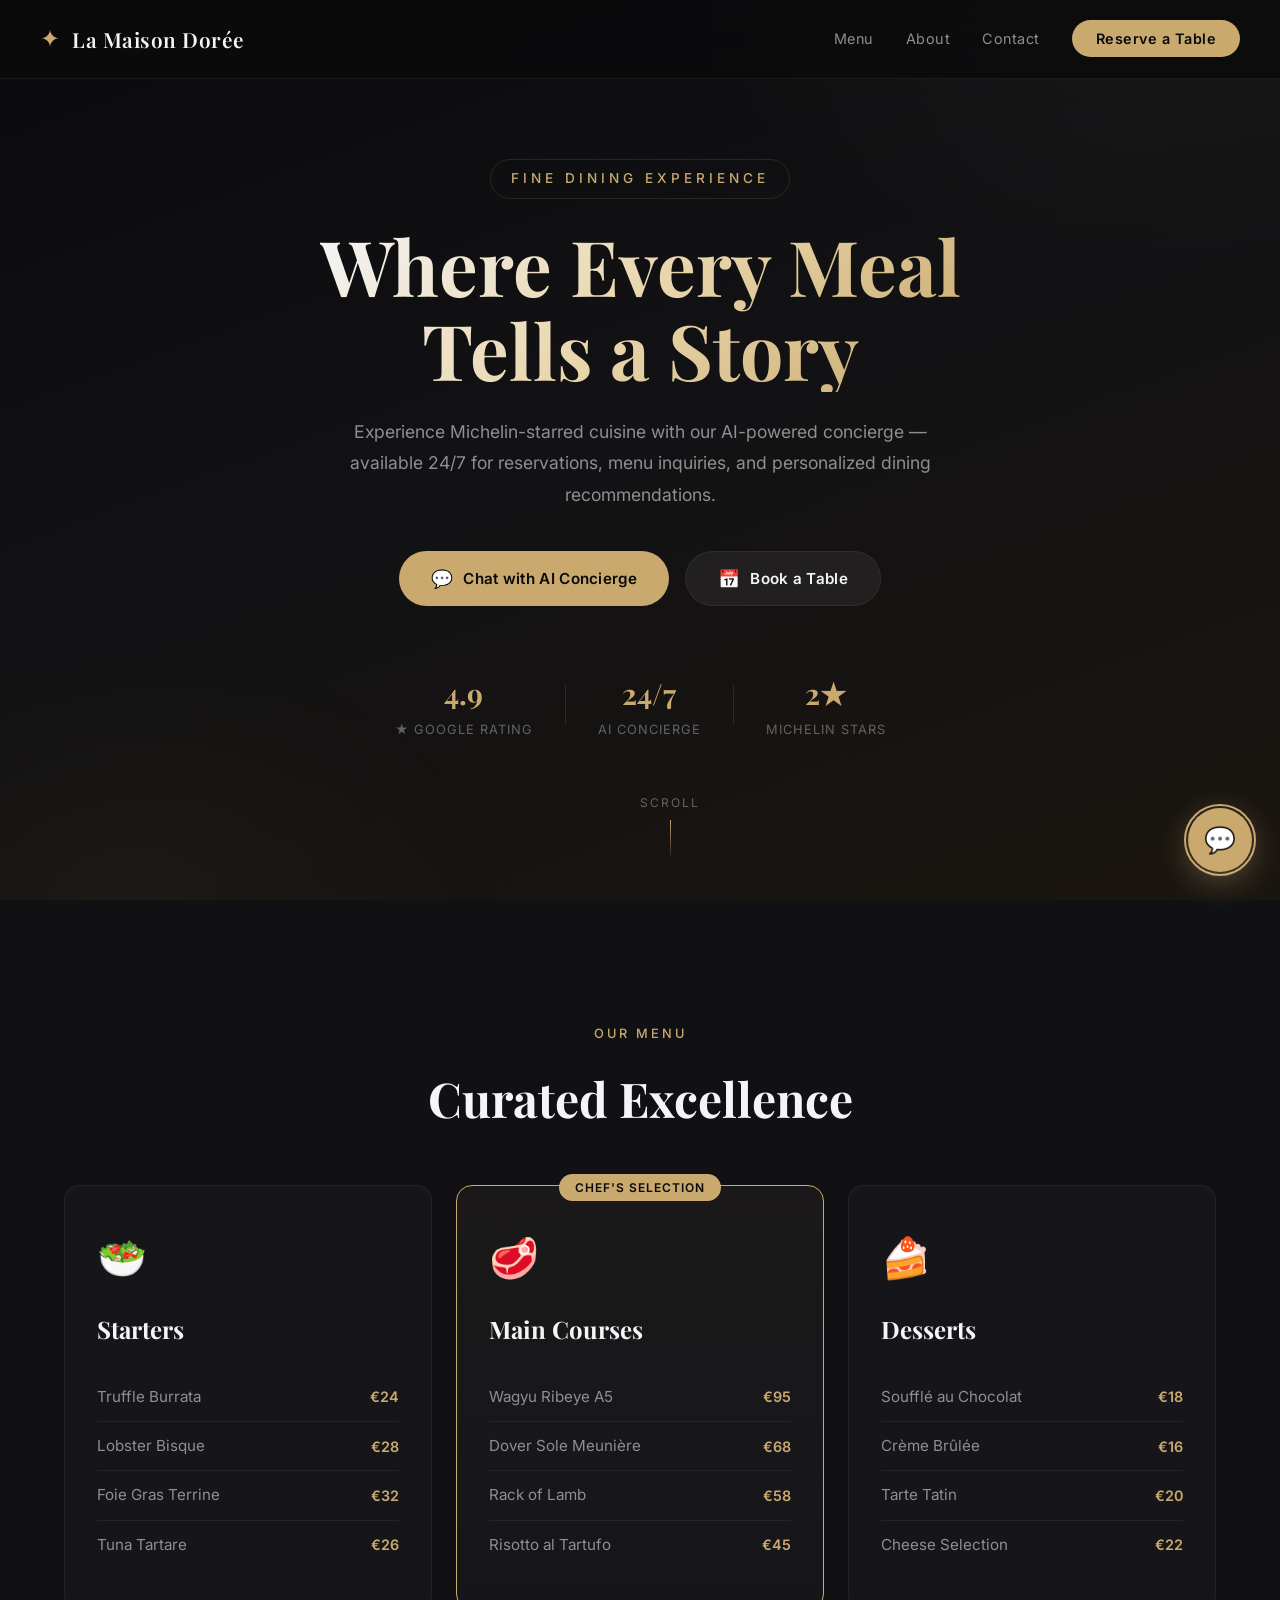
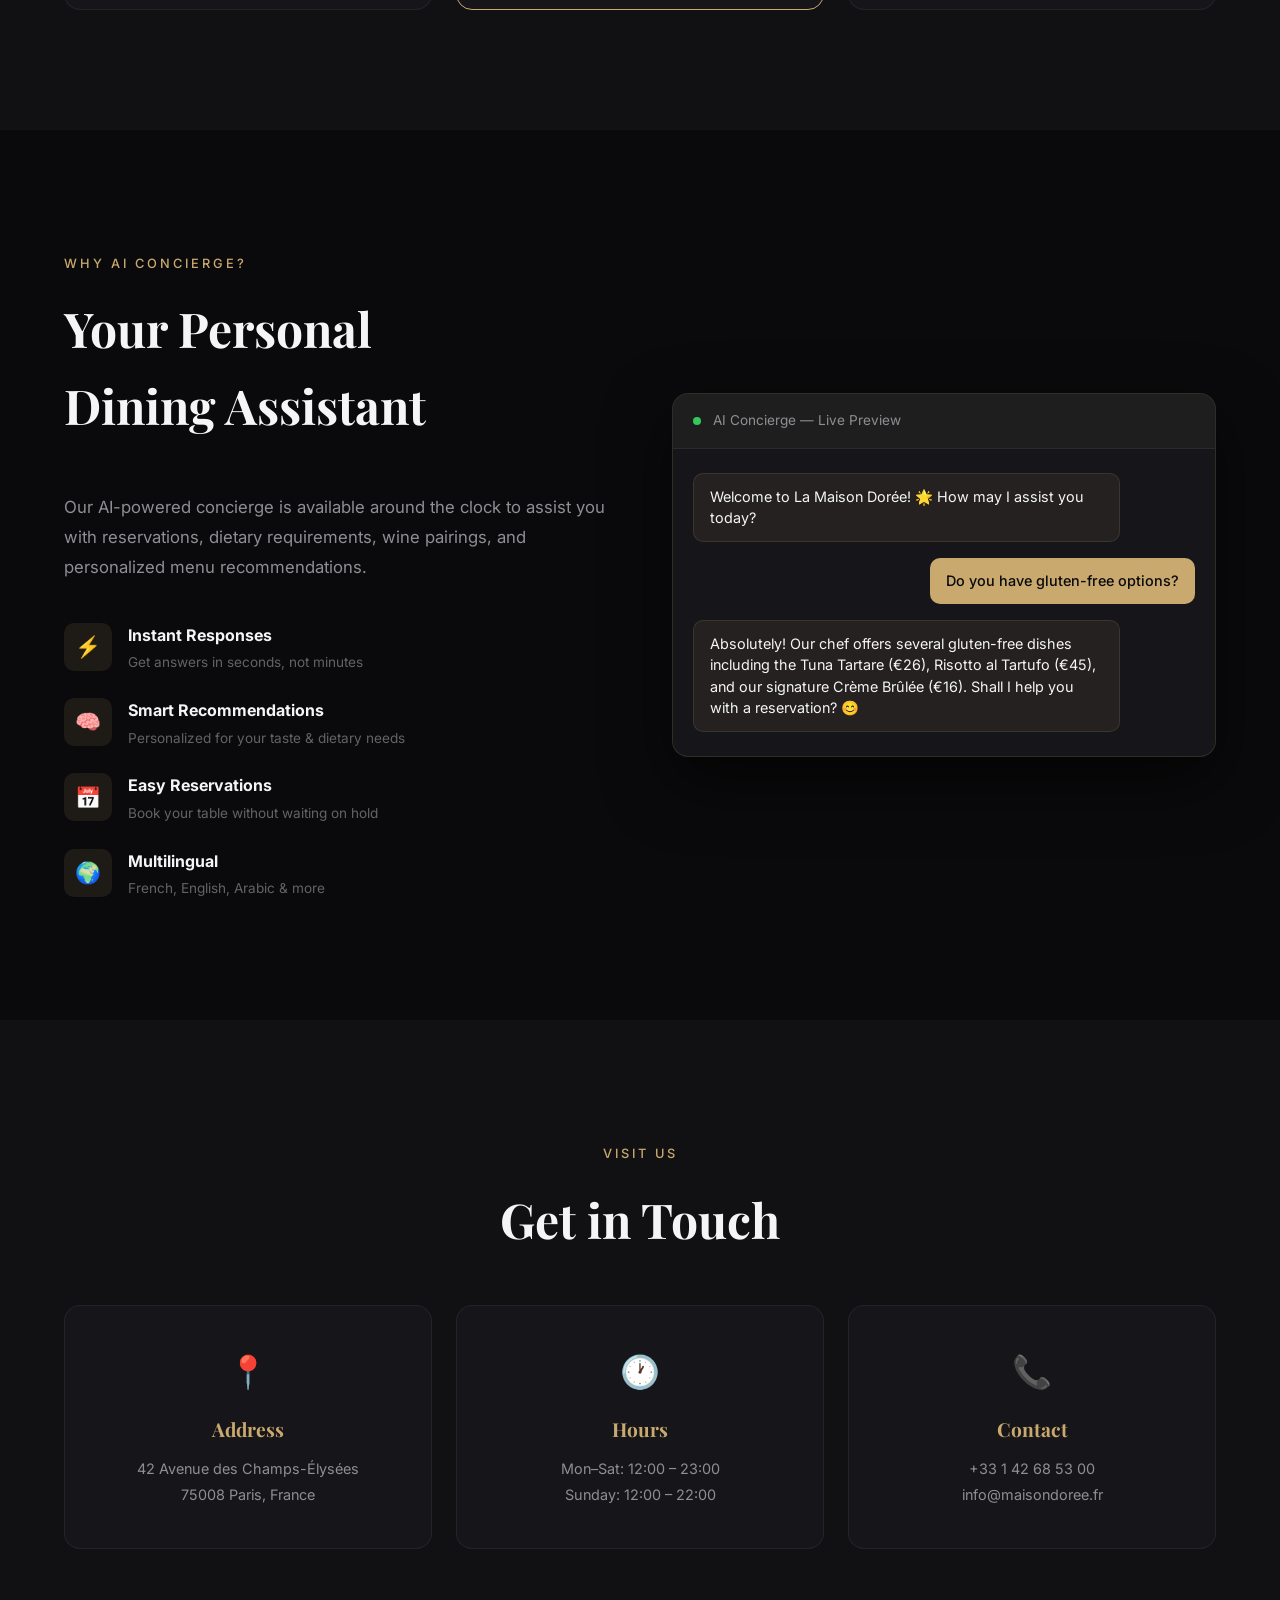
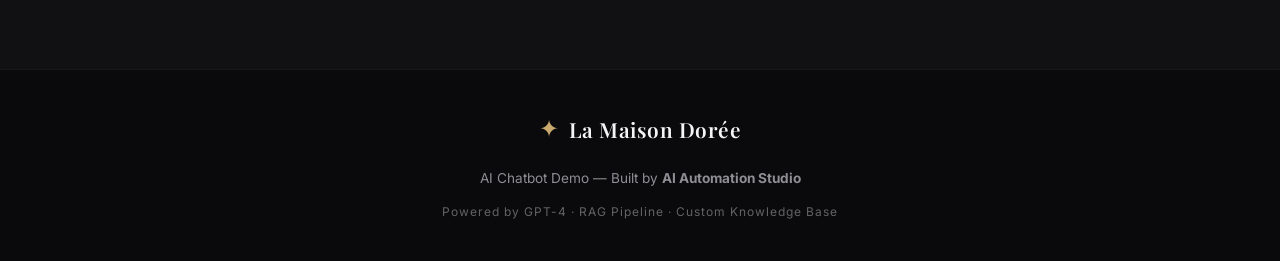
<file: demos/restaurant-bot/index.html>
<!DOCTYPE html>
<html lang="en">
<head>
    <meta charset="UTF-8">
    <meta name="viewport" content="width=device-width, initial-scale=1.0">
    <title>La Maison Dorée — AI-Powered Restaurant</title>
    <meta name="description" content="Experience our AI-powered concierge chatbot — 24/7 reservations, menu inquiries, and personalized dining recommendations.">
    <link rel="preconnect" href="https://fonts.googleapis.com">
    <link rel="preconnect" href="https://fonts.gstatic.com" crossorigin>
    <link href="https://fonts.googleapis.com/css2?family=Playfair+Display:wght@400;600;700&family=Inter:wght@300;400;500;600&display=swap" rel="stylesheet">
    <link rel="stylesheet" href="style.css">
</head>
<body>
    <!-- Hero Section -->
    <header class="hero">
        <div class="hero-overlay"></div>
        <nav class="navbar">
            <div class="logo">
                <span class="logo-icon">✦</span>
                <span class="logo-text">La Maison Dorée</span>
            </div>
            <ul class="nav-links">
                <li><a href="#menu">Menu</a></li>
                <li><a href="#about">About</a></li>
                <li><a href="#contact">Contact</a></li>
                <li><a href="#" class="nav-cta" id="navReserveBtn">Reserve a Table</a></li>
            </ul>
        </nav>
        <div class="hero-content">
            <p class="hero-tagline">Fine Dining Experience</p>
            <h1 class="hero-title">Where Every Meal<br>Tells a Story</h1>
            <p class="hero-subtitle">Experience Michelin-starred cuisine with our AI-powered concierge — available 24/7 for reservations, menu inquiries, and personalized dining recommendations.</p>
            <div class="hero-actions">
                <button class="btn btn-primary" id="heroChatBtn">
                    <span class="btn-icon">💬</span> Chat with AI Concierge
                </button>
                <button class="btn btn-secondary" id="heroReserveBtn">
                    <span class="btn-icon">📅</span> Book a Table
                </button>
            </div>
            <div class="hero-stats">
                <div class="stat">
                    <span class="stat-number">4.9</span>
                    <span class="stat-label">★ Google Rating</span>
                </div>
                <div class="stat-divider"></div>
                <div class="stat">
                    <span class="stat-number">24/7</span>
                    <span class="stat-label">AI Concierge</span>
                </div>
                <div class="stat-divider"></div>
                <div class="stat">
                    <span class="stat-number">2★</span>
                    <span class="stat-label">Michelin Stars</span>
                </div>
            </div>
        </div>
        <div class="hero-scroll-indicator">
            <span>Scroll</span>
            <div class="scroll-line"></div>
        </div>
    </header>

    <!-- Menu Section -->
    <section class="menu-section" id="menu">
        <div class="container">
            <p class="section-tag">Our Menu</p>
            <h2 class="section-title">Curated Excellence</h2>
            <div class="menu-grid">
                <div class="menu-card">
                    <div class="menu-card-icon">🥗</div>
                    <h3>Starters</h3>
                    <ul class="menu-items">
                        <li><span>Truffle Burrata</span><span class="price">€24</span></li>
                        <li><span>Lobster Bisque</span><span class="price">€28</span></li>
                        <li><span>Foie Gras Terrine</span><span class="price">€32</span></li>
                        <li><span>Tuna Tartare</span><span class="price">€26</span></li>
                    </ul>
                </div>
                <div class="menu-card featured">
                    <div class="menu-card-badge">Chef's Selection</div>
                    <div class="menu-card-icon">🥩</div>
                    <h3>Main Courses</h3>
                    <ul class="menu-items">
                        <li><span>Wagyu Ribeye A5</span><span class="price">€95</span></li>
                        <li><span>Dover Sole Meunière</span><span class="price">€68</span></li>
                        <li><span>Rack of Lamb</span><span class="price">€58</span></li>
                        <li><span>Risotto al Tartufo</span><span class="price">€45</span></li>
                    </ul>
                </div>
                <div class="menu-card">
                    <div class="menu-card-icon">🍰</div>
                    <h3>Desserts</h3>
                    <ul class="menu-items">
                        <li><span>Soufflé au Chocolat</span><span class="price">€18</span></li>
                        <li><span>Crème Brûlée</span><span class="price">€16</span></li>
                        <li><span>Tarte Tatin</span><span class="price">€20</span></li>
                        <li><span>Cheese Selection</span><span class="price">€22</span></li>
                    </ul>
                </div>
            </div>
        </div>
    </section>

    <!-- About Section -->
    <section class="about-section" id="about">
        <div class="container">
            <div class="about-grid">
                <div class="about-content">
                    <p class="section-tag">Why AI Concierge?</p>
                    <h2 class="section-title">Your Personal<br>Dining Assistant</h2>
                    <p class="about-text">Our AI-powered concierge is available around the clock to assist you with reservations, dietary requirements, wine pairings, and personalized menu recommendations.</p>
                    <div class="about-features">
                        <div class="feature">
                            <div class="feature-icon">⚡</div>
                            <div>
                                <h4>Instant Responses</h4>
                                <p>Get answers in seconds, not minutes</p>
                            </div>
                        </div>
                        <div class="feature">
                            <div class="feature-icon">🧠</div>
                            <div>
                                <h4>Smart Recommendations</h4>
                                <p>Personalized for your taste & dietary needs</p>
                            </div>
                        </div>
                        <div class="feature">
                            <div class="feature-icon">📅</div>
                            <div>
                                <h4>Easy Reservations</h4>
                                <p>Book your table without waiting on hold</p>
                            </div>
                        </div>
                        <div class="feature">
                            <div class="feature-icon">🌍</div>
                            <div>
                                <h4>Multilingual</h4>
                                <p>French, English, Arabic & more</p>
                            </div>
                        </div>
                    </div>
                </div>
                <div class="about-visual">
                    <div class="chat-preview">
                        <div class="chat-preview-header">
                            <div class="chat-preview-dot"></div>
                            <span>AI Concierge — Live Preview</span>
                        </div>
                        <div class="chat-preview-messages">
                            <div class="preview-msg bot">
                                <span>Welcome to La Maison Dorée! 🌟 How may I assist you today?</span>
                            </div>
                            <div class="preview-msg user">
                                <span>Do you have gluten-free options?</span>
                            </div>
                            <div class="preview-msg bot">
                                <span>Absolutely! Our chef offers several gluten-free dishes including the Tuna Tartare (€26), Risotto al Tartufo (€45), and our signature Crème Brûlée (€16). Shall I help you with a reservation? 😊</span>
                            </div>
                        </div>
                    </div>
                </div>
            </div>
        </div>
    </section>

    <!-- Contact Section -->
    <section class="contact-section" id="contact">
        <div class="container">
            <p class="section-tag">Visit Us</p>
            <h2 class="section-title">Get in Touch</h2>
            <div class="contact-grid">
                <div class="contact-card">
                    <div class="contact-icon">📍</div>
                    <h4>Address</h4>
                    <p>42 Avenue des Champs-Élysées<br>75008 Paris, France</p>
                </div>
                <div class="contact-card">
                    <div class="contact-icon">🕐</div>
                    <h4>Hours</h4>
                    <p>Mon–Sat: 12:00 – 23:00<br>Sunday: 12:00 – 22:00</p>
                </div>
                <div class="contact-card">
                    <div class="contact-icon">📞</div>
                    <h4>Contact</h4>
                    <p>+33 1 42 68 53 00<br>info@maisondoree.fr</p>
                </div>
            </div>
        </div>
    </section>

    <!-- Footer -->
    <footer class="footer">
        <div class="container">
            <div class="footer-content">
                <div class="footer-brand">
                    <span class="logo-icon">✦</span>
                    <span class="logo-text">La Maison Dorée</span>
                </div>
                <p class="footer-note">AI Chatbot Demo — Built by <strong>AI Automation Studio</strong></p>
                <p class="footer-tech">Powered by GPT-4 · RAG Pipeline · Custom Knowledge Base</p>
            </div>
        </div>
    </footer>

    <!-- Chatbot Widget -->
    <div class="chatbot-toggle" id="chatbotToggle">
        <div class="chatbot-toggle-icon">💬</div>
        <div class="chatbot-toggle-pulse"></div>
    </div>

    <div class="chatbot-window" id="chatbotWindow">
        <div class="chatbot-header">
            <div class="chatbot-header-info">
                <div class="chatbot-avatar">🤖</div>
                <div>
                    <h4>AI Concierge</h4>
                    <span class="chatbot-status">● Online — Typically replies instantly</span>
                </div>
            </div>
            <button class="chatbot-close" id="chatbotClose">✕</button>
        </div>
        <div class="chatbot-messages" id="chatbotMessages">
            <div class="message bot-message">
                <div class="message-avatar">🤖</div>
                <div class="message-content">
                    <p>Bonjour! Welcome to <strong>La Maison Dorée</strong> 🌟</p>
                    <p>I'm your AI concierge. I can help you with:</p>
                    <ul>
                        <li>📋 Menu & dietary information</li>
                        <li>📅 Table reservations</li>
                        <li>🍷 Wine pairing suggestions</li>
                        <li>❓ Any other questions</li>
                    </ul>
                    <p>How may I assist you today?</p>
                </div>
            </div>
        </div>
        <div class="chatbot-suggestions" id="chatbotSuggestions">
            <button class="suggestion-chip" data-msg="What's on the menu today?">📋 View Menu</button>
            <button class="suggestion-chip" data-msg="I'd like to make a reservation">📅 Reserve a Table</button>
            <button class="suggestion-chip" data-msg="Do you have vegetarian or gluten-free options?">🥗 Dietary Options</button>
            <button class="suggestion-chip" data-msg="What wine would you recommend with steak?">🍷 Wine Pairing</button>
        </div>
        <div class="chatbot-input-area">
            <input type="text" class="chatbot-input" id="chatbotInput" placeholder="Type your message..." autocomplete="off">
            <button class="chatbot-send" id="chatbotSend">
                <svg width="20" height="20" viewBox="0 0 24 24" fill="none" stroke="currentColor" stroke-width="2">
                    <path d="M22 2L11 13"></path>
                    <path d="M22 2L15 22L11 13L2 9L22 2Z"></path>
                </svg>
            </button>
        </div>
    </div>

    <script src="chatbot.js"></script>
</body>
</html>
</file>
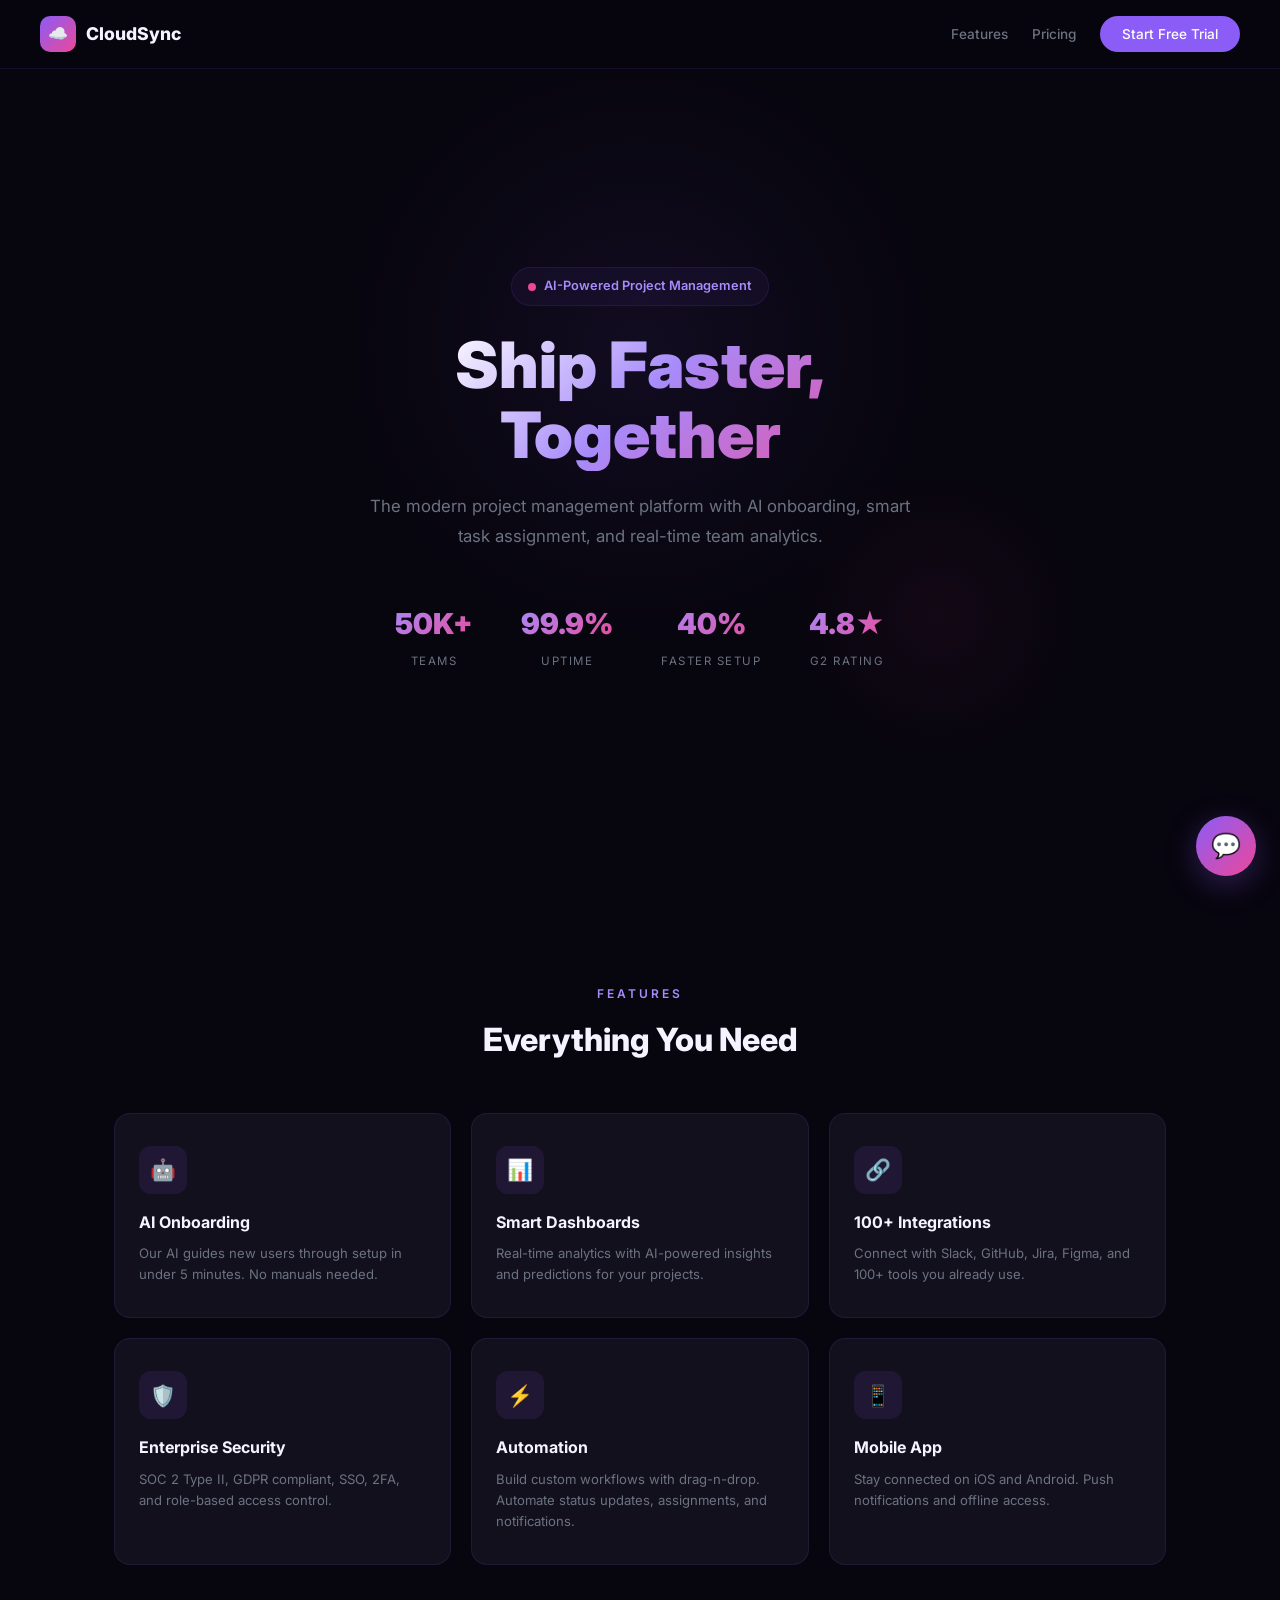
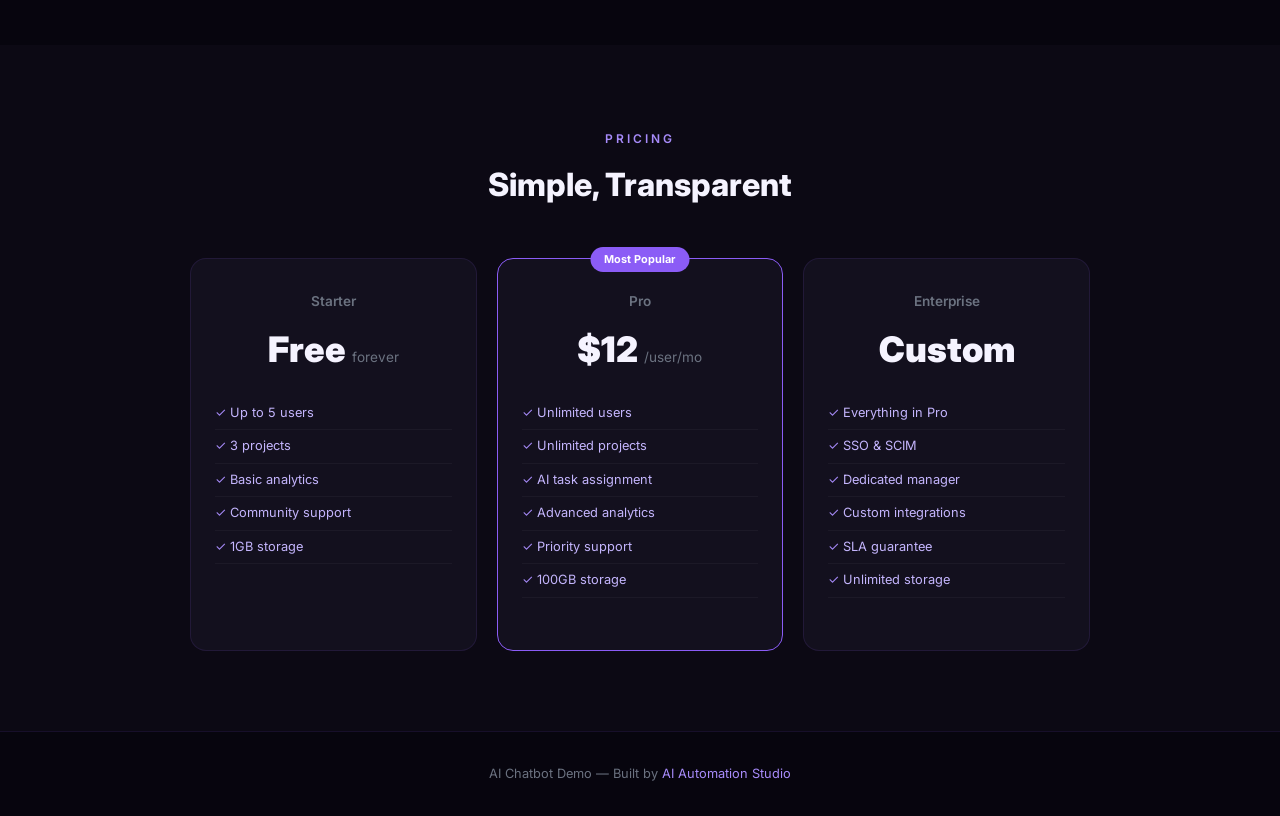
<file: demos/saas-bot/index.html>
<!DOCTYPE html>
<html lang="en">

<head>
    <meta charset="UTF-8">
    <meta name="viewport" content="width=device-width, initial-scale=1.0">
    <title>CloudSync — AI Onboarding Assistant Demo</title>
    <link href="https://fonts.googleapis.com/css2?family=Inter:wght@300;400;500;600;700;800;900&display=swap"
        rel="stylesheet">
    <style>
        :root {
            --primary: #8B5CF6;
            --primary-light: #A78BFA;
            --primary-dark: #7C3AED;
            --accent: #EC4899;
            --accent2: #06B6D4;
            --bg: #07050E;
            --bg2: #0C0914;
            --card: #13101E;
            --text: #F5F3FF;
            --text2: #C4B5FD;
            --text3: #6B7280;
            --border: rgba(139, 92, 246, 0.12);
            --font: 'Inter', sans-serif
        }

        *,
        *::before,
        *::after {
            margin: 0;
            padding: 0;
            box-sizing: border-box
        }

        body {
            font-family: var(--font);
            background: var(--bg);
            color: var(--text);
            line-height: 1.6;
            overflow-x: hidden
        }

        a {
            text-decoration: none;
            color: inherit
        }

        .nav {
            position: fixed;
            top: 0;
            left: 0;
            right: 0;
            z-index: 100;
            padding: 16px 40px;
            display: flex;
            justify-content: space-between;
            align-items: center;
            background: rgba(7, 5, 14, 0.92);
            backdrop-filter: blur(20px);
            border-bottom: 1px solid var(--border)
        }

        .nav-brand {
            display: flex;
            align-items: center;
            gap: 10px;
            font-weight: 800;
            font-size: 1.1rem
        }

        .nav-brand .icon {
            width: 36px;
            height: 36px;
            background: linear-gradient(135deg, var(--primary), var(--accent));
            border-radius: 10px;
            display: flex;
            align-items: center;
            justify-content: center;
            font-size: 1rem
        }

        .nav-links {
            display: flex;
            gap: 24px;
            list-style: none;
            align-items: center
        }

        .nav-links a {
            font-size: .85rem;
            font-weight: 500;
            color: var(--text3);
            transition: .3s
        }

        .nav-links a:hover {
            color: var(--text)
        }

        .nav-cta {
            background: var(--primary) !important;
            color: white !important;
            padding: 10px 22px;
            border-radius: 100px;
            font-weight: 600
        }

        .hero {
            min-height: 100vh;
            display: flex;
            align-items: center;
            justify-content: center;
            text-align: center;
            padding: 140px 24px 100px;
            position: relative
        }

        .hero-glow {
            position: absolute;
            top: 5%;
            left: 50%;
            transform: translateX(-50%);
            width: 600px;
            height: 600px;
            background: radial-gradient(ellipse, rgba(139, 92, 246, 0.08) 0%, transparent 70%);
            pointer-events: none
        }

        .hero-glow2 {
            position: absolute;
            bottom: 15%;
            right: 15%;
            width: 300px;
            height: 300px;
            background: radial-gradient(ellipse, rgba(236, 72, 153, 0.05) 0%, transparent 70%);
            pointer-events: none
        }

        .hero h1 {
            font-size: clamp(2.4rem, 5vw, 4rem);
            font-weight: 900;
            line-height: 1.1;
            margin-bottom: 20px;
            background: linear-gradient(135deg, #fff 10%, var(--primary-light) 50%, var(--accent) 100%);
            -webkit-background-clip: text;
            -webkit-text-fill-color: transparent;
            background-clip: text
        }

        .hero-sub {
            font-size: 1.05rem;
            color: var(--text3);
            max-width: 540px;
            margin: 0 auto 36px;
            line-height: 1.8
        }

        .hero-stats {
            display: flex;
            justify-content: center;
            gap: 48px;
            margin-top: 50px
        }

        .stat {
            text-align: center
        }

        .stat-num {
            display: block;
            font-size: 1.8rem;
            font-weight: 900;
            background: linear-gradient(135deg, var(--primary-light), var(--accent));
            -webkit-background-clip: text;
            -webkit-text-fill-color: transparent
        }

        .stat-label {
            font-size: .72rem;
            color: var(--text3);
            text-transform: uppercase;
            letter-spacing: 1.5px
        }

        .features {
            padding: 80px 24px;
            max-width: 1100px;
            margin: 0 auto
        }

        .section-head {
            text-align: center;
            margin-bottom: 48px
        }

        .section-tag {
            font-size: .75rem;
            font-weight: 600;
            color: var(--primary-light);
            text-transform: uppercase;
            letter-spacing: 3px
        }

        .section-head h2 {
            font-size: 2rem;
            font-weight: 800;
            margin-top: 8px
        }

        .grid {
            display: grid;
            grid-template-columns: repeat(3, 1fr);
            gap: 20px
        }

        .card {
            background: var(--card);
            border: 1px solid var(--border);
            border-radius: 16px;
            padding: 32px 24px;
            transition: .3s
        }

        .card:hover {
            transform: translateY(-4px);
            box-shadow: 0 16px 48px rgba(0, 0, 0, 0.4)
        }

        .card-icon {
            width: 48px;
            height: 48px;
            background: rgba(139, 92, 246, 0.1);
            border-radius: 12px;
            display: flex;
            align-items: center;
            justify-content: center;
            font-size: 1.3rem;
            margin-bottom: 16px
        }

        .card h3 {
            font-size: 1rem;
            font-weight: 700;
            margin-bottom: 8px
        }

        .card p {
            font-size: .82rem;
            color: var(--text3);
            line-height: 1.6
        }

        .pricing {
            padding: 80px 24px;
            background: var(--bg2);
            text-align: center
        }

        .pricing-grid {
            display: grid;
            grid-template-columns: repeat(3, 1fr);
            gap: 20px;
            max-width: 900px;
            margin: 0 auto
        }

        .plan {
            background: var(--card);
            border: 1px solid var(--border);
            border-radius: 16px;
            padding: 32px 24px;
            position: relative;
            transition: .3s
        }

        .plan:hover {
            transform: translateY(-4px)
        }

        .plan.popular {
            border-color: var(--primary)
        }

        .plan.popular::after {
            content: 'Most Popular';
            position: absolute;
            top: -12px;
            left: 50%;
            transform: translateX(-50%);
            background: var(--primary);
            color: white;
            font-size: .68rem;
            font-weight: 700;
            padding: 4px 14px;
            border-radius: 100px
        }

        .plan-name {
            font-size: .85rem;
            font-weight: 600;
            color: var(--text3);
            margin-bottom: 8px
        }

        .plan-price {
            font-size: 2.2rem;
            font-weight: 900;
            margin-bottom: 4px
        }

        .plan-price span {
            font-size: .85rem;
            font-weight: 400;
            color: var(--text3)
        }

        .plan-features {
            list-style: none;
            margin: 20px 0;
            text-align: left
        }

        .plan-features li {
            font-size: .8rem;
            color: var(--text2);
            padding: 6px 0;
            border-bottom: 1px solid rgba(255, 255, 255, 0.04)
        }

        .plan-features li::before {
            content: '✓ ';
            color: var(--primary-light)
        }

        .footer {
            padding: 32px;
            text-align: center;
            border-top: 1px solid var(--border)
        }

        .footer p {
            color: var(--text3);
            font-size: .8rem
        }

        .footer a {
            color: var(--primary-light)
        }

        /* Chatbot */
        #chatbotToggle {
            position: fixed;
            bottom: 24px;
            right: 24px;
            width: 60px;
            height: 60px;
            background: linear-gradient(135deg, var(--primary), var(--accent));
            border: none;
            border-radius: 50%;
            cursor: pointer;
            font-size: 1.5rem;
            display: flex;
            align-items: center;
            justify-content: center;
            box-shadow: 0 8px 32px rgba(139, 92, 246, 0.3);
            z-index: 9999;
            color: white;
            animation: bounce 2s ease infinite
        }

        @keyframes bounce {

            0%,
            100% {
                transform: translateY(0)
            }

            50% {
                transform: translateY(-6px)
            }
        }

        #chatbotWindow {
            position: fixed;
            bottom: 96px;
            right: 24px;
            width: 380px;
            height: 520px;
            background: var(--bg);
            border-radius: 20px;
            box-shadow: 0 20px 80px rgba(0, 0, 0, 0.6);
            display: none;
            flex-direction: column;
            overflow: hidden;
            z-index: 9999;
            border: 1px solid var(--border)
        }

        #chatbotWindow.open {
            display: flex;
            animation: slideUp .3s ease
        }

        @keyframes slideUp {
            from {
                opacity: 0;
                transform: translateY(16px)
            }

            to {
                opacity: 1;
                transform: translateY(0)
            }
        }

        .chat-header {
            background: linear-gradient(135deg, var(--primary-dark), var(--accent));
            padding: 16px 18px;
            display: flex;
            align-items: center;
            gap: 10px;
            position: relative
        }

        .chat-header-av {
            width: 38px;
            height: 38px;
            background: rgba(255, 255, 255, 0.2);
            border-radius: 50%;
            display: flex;
            align-items: center;
            justify-content: center;
            font-size: 1.1rem
        }

        .chat-header h4 {
            color: white;
            font-size: .92rem;
            font-weight: 700
        }

        .chat-header span {
            color: rgba(255, 255, 255, 0.8);
            font-size: .72rem
        }

        .chat-close {
            position: absolute;
            right: 14px;
            top: 12px;
            background: none;
            border: none;
            color: rgba(255, 255, 255, 0.7);
            font-size: 1.4rem;
            cursor: pointer
        }

        .chat-msgs {
            flex: 1;
            overflow-y: auto;
            padding: 14px;
            display: flex;
            flex-direction: column;
            gap: 10px
        }

        .msg {
            display: flex;
            gap: 8px;
            max-width: 88%;
            animation: fadeIn .3s ease
        }

        .msg.bot {
            align-self: flex-start
        }

        .msg.user {
            align-self: flex-end;
            flex-direction: row-reverse
        }

        @keyframes fadeIn {
            from {
                opacity: 0;
                transform: translateY(6px)
            }

            to {
                opacity: 1;
                transform: translateY(0)
            }
        }

        .msg-av {
            width: 28px;
            height: 28px;
            border-radius: 50%;
            display: flex;
            align-items: center;
            justify-content: center;
            font-size: .8rem;
            flex-shrink: 0
        }

        .msg.bot .msg-av {
            background: rgba(139, 92, 246, 0.15)
        }

        .msg.user .msg-av {
            background: rgba(236, 72, 153, 0.15)
        }

        .msg-bubble {
            padding: 10px 14px;
            border-radius: 14px;
            font-size: .82rem;
            line-height: 1.6;
            color: var(--text)
        }

        .msg.bot .msg-bubble {
            background: var(--card);
            border-bottom-left-radius: 4px
        }

        .msg.user .msg-bubble {
            background: var(--primary);
            border-bottom-right-radius: 4px
        }

        .msg-bubble strong {
            font-weight: 700
        }

        .suggestions {
            padding: 8px 14px;
            display: flex;
            gap: 6px;
            flex-wrap: wrap
        }

        .chip {
            padding: 6px 12px;
            border-radius: 100px;
            border: 1px solid var(--border);
            background: rgba(139, 92, 246, 0.06);
            color: var(--primary-light);
            font-size: .72rem;
            font-weight: 600;
            cursor: pointer;
            font-family: inherit;
            transition: .2s
        }

        .chip:hover {
            background: rgba(139, 92, 246, 0.15)
        }

        .chat-input {
            padding: 10px 14px;
            border-top: 1px solid var(--border);
            display: flex;
            gap: 8px
        }

        .chat-input input {
            flex: 1;
            padding: 10px 14px;
            border-radius: 100px;
            border: 1px solid var(--border);
            background: var(--card);
            color: var(--text);
            font-size: .82rem;
            font-family: inherit;
            outline: none
        }

        .chat-input input:focus {
            border-color: var(--primary)
        }

        .chat-input button {
            width: 36px;
            height: 36px;
            border-radius: 50%;
            background: linear-gradient(135deg, var(--primary), var(--accent));
            border: none;
            color: white;
            cursor: pointer;
            font-size: .9rem
        }

        .typing span {
            width: 5px;
            height: 5px;
            background: var(--text3);
            border-radius: 50%;
            animation: dot 1.4s ease infinite;
            display: inline-block
        }

        .typing span:nth-child(2) {
            animation-delay: .2s
        }

        .typing span:nth-child(3) {
            animation-delay: .4s
        }

        @keyframes dot {

            0%,
            80%,
            100% {
                transform: scale(.6);
                opacity: .4
            }

            40% {
                transform: scale(1);
                opacity: 1
            }
        }

        @media(max-width:768px) {

            .grid,
            .pricing-grid {
                grid-template-columns: 1fr
            }

            .nav-links {
                display: none
            }

            #chatbotWindow {
                width: calc(100vw - 16px);
                right: 8px;
                height: 65vh
            }
        }

        @media(max-width:480px) {
            .hero-stats {
                flex-wrap: wrap;
                gap: 24px
            }
        }
    </style>
</head>

<body>
    <nav class="nav">
        <a href="#" class="nav-brand">
            <div class="icon">☁️</div><span>CloudSync</span>
        </a>
        <ul class="nav-links">
            <li><a href="#features">Features</a></li>
            <li><a href="#pricing">Pricing</a></li>
            <li><a href="#" class="nav-cta">Start Free Trial</a></li>
        </ul>
    </nav>

    <section class="hero">
        <div class="hero-glow"></div>
        <div class="hero-glow2"></div>
        <div style="position:relative;z-index:2;max-width:700px">
            <div
                style="display:inline-flex;align-items:center;gap:8px;font-size:.8rem;font-weight:600;color:var(--primary-light);padding:8px 16px;border-radius:100px;border:1px solid var(--border);background:rgba(139,92,246,0.06);margin-bottom:24px">
                <span
                    style="width:8px;height:8px;background:var(--accent);border-radius:50%;animation:pulse 2s ease infinite"></span>
                AI-Powered Project Management
            </div>
            <h1>Ship Faster,<br>Together</h1>
            <p class="hero-sub">The modern project management platform with AI onboarding, smart task assignment, and
                real-time team analytics.</p>
            <div class="hero-stats">
                <div class="stat"><span class="stat-num">50K+</span><span class="stat-label">Teams</span></div>
                <div class="stat"><span class="stat-num">99.9%</span><span class="stat-label">Uptime</span></div>
                <div class="stat"><span class="stat-num">40%</span><span class="stat-label">Faster Setup</span></div>
                <div class="stat"><span class="stat-num">4.8★</span><span class="stat-label">G2 Rating</span></div>
            </div>
        </div>
    </section>

    <section class="features" id="features">
        <div class="section-head">
            <span class="section-tag">Features</span>
            <h2>Everything You Need</h2>
        </div>
        <div class="grid">
            <div class="card">
                <div class="card-icon">🤖</div>
                <h3>AI Onboarding</h3>
                <p>Our AI guides new users through setup in under 5 minutes. No manuals needed.</p>
            </div>
            <div class="card">
                <div class="card-icon">📊</div>
                <h3>Smart Dashboards</h3>
                <p>Real-time analytics with AI-powered insights and predictions for your projects.</p>
            </div>
            <div class="card">
                <div class="card-icon">🔗</div>
                <h3>100+ Integrations</h3>
                <p>Connect with Slack, GitHub, Jira, Figma, and 100+ tools you already use.</p>
            </div>
            <div class="card">
                <div class="card-icon">🛡️</div>
                <h3>Enterprise Security</h3>
                <p>SOC 2 Type II, GDPR compliant, SSO, 2FA, and role-based access control.</p>
            </div>
            <div class="card">
                <div class="card-icon">⚡</div>
                <h3>Automation</h3>
                <p>Build custom workflows with drag-n-drop. Automate status updates, assignments, and notifications.</p>
            </div>
            <div class="card">
                <div class="card-icon">📱</div>
                <h3>Mobile App</h3>
                <p>Stay connected on iOS and Android. Push notifications and offline access.</p>
            </div>
        </div>
    </section>

    <section class="pricing" id="pricing">
        <div class="section-head">
            <span class="section-tag">Pricing</span>
            <h2>Simple, Transparent</h2>
        </div>
        <div class="pricing-grid">
            <div class="plan">
                <div class="plan-name">Starter</div>
                <div class="plan-price">Free <span>forever</span></div>
                <ul class="plan-features">
                    <li>Up to 5 users</li>
                    <li>3 projects</li>
                    <li>Basic analytics</li>
                    <li>Community support</li>
                    <li>1GB storage</li>
                </ul>
            </div>
            <div class="plan popular">
                <div class="plan-name">Pro</div>
                <div class="plan-price">$12 <span>/user/mo</span></div>
                <ul class="plan-features">
                    <li>Unlimited users</li>
                    <li>Unlimited projects</li>
                    <li>AI task assignment</li>
                    <li>Advanced analytics</li>
                    <li>Priority support</li>
                    <li>100GB storage</li>
                </ul>
            </div>
            <div class="plan">
                <div class="plan-name">Enterprise</div>
                <div class="plan-price">Custom</div>
                <ul class="plan-features">
                    <li>Everything in Pro</li>
                    <li>SSO & SCIM</li>
                    <li>Dedicated manager</li>
                    <li>Custom integrations</li>
                    <li>SLA guarantee</li>
                    <li>Unlimited storage</li>
                </ul>
            </div>
        </div>
    </section>

    <footer class="footer">
        <p>AI Chatbot Demo — Built by <a href="https://bouazzi1.github.io/ai-portfolio/">AI Automation Studio</a></p>
    </footer>

    <button id="chatbotToggle">💬</button>
    <div id="chatbotWindow">
        <div class="chat-header">
            <div class="chat-header-av">☁️</div>
            <div>
                <h4>CloudSync AI Guide</h4><span>● Online — I'll help you get started</span>
            </div>
            <button class="chat-close" id="chatClose">×</button>
        </div>
        <div class="chat-msgs" id="chatMsgs"></div>
        <div class="suggestions" id="chatSuggestions">
            <button class="chip" data-msg="How do I get started?">🚀 Get Started</button>
            <button class="chip" data-msg="What are your pricing plans?">💰 Pricing</button>
            <button class="chip" data-msg="What integrations do you support?">🔗 Integrations</button>
            <button class="chip" data-msg="I need technical help">🔧 Tech Support</button>
        </div>
        <div class="chat-input">
            <input type="text" id="chatInput" placeholder="Ask about features, setup, pricing...">
            <button id="chatSend">➤</button>
        </div>
    </div>

    <script>
        const KB = [
            { p: ["hello", "hi", "hey"], r: "Hey there! 👋 I'm the **CloudSync AI Guide**. I'm here to help you:\n\n• 🚀 Get started in minutes\n• 💡 Explore features\n• 💰 Find the right plan\n• 🔧 Troubleshoot issues\n• 🔗 Set up integrations\n\nWhat would you like to do?" },
            { p: ["start", "setup", "begin", "onboard", "create", "sign up", "register", "account"], r: "🚀 **Getting Started with CloudSync:**\n\n**Step 1:** Sign up free (no credit card needed)\n**Step 2:** Create your first workspace\n**Step 3:** Invite your team members\n**Step 4:** Create a project & add tasks\n\n💡 **Pro tip:** Our AI will automatically suggest a workspace template based on your industry!\n\n⏱️ Average setup time: **under 5 minutes**\n\nWant me to walk you through any specific step?" },
            { p: ["price", "pricing", "plan", "cost", "how much", "free", "pay", "billing", "subscription"], r: "💰 **CloudSync Plans:**\n\n• **Starter (Free)** — 5 users, 3 projects, basic analytics\n• **Pro ($12/user/mo)** — Unlimited everything, AI features, priority support\n• **Enterprise (Custom)** — SSO, dedicated manager, SLA\n\n🏷️ **Annual billing saves 20%!**\n\n💡 Start free, upgrade anytime. No commitment, cancel with one click.\n\nWant to start a free trial of Pro? No credit card required!" },
            { p: ["feature", "what can", "do", "capability", "function"], r: "⚡ **Key Features:**\n\n• **AI Task Assignment** — Auto-assigns based on skills & workload\n• **Smart Dashboards** — Real-time project health & predictions\n• **Automation Builder** — Drag-drop workflow automation\n• **Time Tracking** — Built-in timer with reports\n• **100+ Integrations** — Slack, GitHub, Jira, Figma, etc.\n• **Mobile App** — iOS & Android\n• **Comments & Mentions** — Real-time collaboration\n\nWhich feature would you like to learn more about?" },
            { p: ["integration", "connect", "slack", "github", "jira", "figma", "api", "zapier"], r: "🔗 **Integrations:**\n\n**Communication:** Slack, MS Teams, Discord\n**Development:** GitHub, GitLab, Bitbucket\n**Design:** Figma, Adobe XD, Canva\n**Project Mgmt:** Jira, Asana (import)\n**Storage:** Google Drive, Dropbox, OneDrive\n**Automation:** Zapier, Make.com, n8n\n**CRM:** Salesforce, HubSpot\n\n📡 **REST API** available for custom integrations\n📚 **Webhooks** for real-time event triggers\n\nNeed help setting up a specific integration?" },
            { p: ["help", "support", "issue", "problem", "bug", "error", "not working", "broken", "fix"], r: "🔧 **Technical Support:**\n\nLet me help! Common solutions:\n\n• **Can't log in?** → Clear cache or try incognito\n• **Sync issues?** → Check your internet, try refresh\n• **Slow loading?** → Disable browser extensions\n• **Import failed?** → Check file format (CSV/JSON)\n\n📧 **Email:** support@cloudsync.app\n💬 **Live chat:** Available 24/7 on Pro & Enterprise\n📞 **Phone:** Enterprise plan only\n📖 **Docs:** docs.cloudsync.app\n\nDescribe your issue and I'll try to help!" },
            { p: ["security", "safe", "secure", "gdpr", "soc", "compliance", "data", "privacy"], r: "🛡️ **Security & Compliance:**\n\n• **SOC 2 Type II** certified\n• **GDPR** compliant\n• **SSO** (SAML 2.0) — Enterprise\n• **2FA** on all plans\n• **Role-based access** control\n• **Data encryption** at rest & in transit (AES-256)\n• **99.9% uptime** SLA\n• **Daily backups** with 30-day retention\n\n📍 Data centers: US, EU, Asia-Pacific\n\nNeed our security whitepaper? I can email it to you!" },
            { p: ["team", "invite", "user", "member", "collaborate", "colleague"], r: "👥 **Team Management:**\n\nTo invite team members:\n1. Go to **Settings → Team**\n2. Click **'Invite Members'**\n3. Enter their email addresses\n4. Assign roles (Admin, Member, Viewer)\n\n💡 **Roles:**\n• **Admin** — Full access, billing\n• **Member** — Create & edit projects\n• **Viewer** — Read-only access\n• **Guest** — Limited time access\n\nTeam joined? I'll help you set up your first project!" },
            { p: ["thank", "thanks", "great", "perfect", "awesome"], r: "Happy to help! 😊 You're going to love CloudSync.\n\nRemember:\n• 📖 Docs: docs.cloudsync.app\n• 💬 Support: 24/7 live chat\n• 🎓 Academy: learn.cloudsync.app\n\nNeed anything else? I'm always here! 🚀" }
        ];
        const FALLBACK = "I can help with:\n\n• 🚀 **Getting started** — Setup & onboarding\n• 💰 **Pricing** — Plans & billing\n• ⚡ **Features** — What CloudSync can do\n• 🔗 **Integrations** — Connect your tools\n• 🔧 **Support** — Troubleshooting\n\nWhat would you like to know? 😊";
        const msgs = document.getElementById('chatMsgs'), inp = document.getElementById('chatInput'), tog = document.getElementById('chatbotToggle'), win = document.getElementById('chatbotWindow');
        function addMsg(t, s) { const d = document.createElement('div'); d.className = `msg ${s}`; d.innerHTML = `<div class="msg-av">${s === 'bot' ? '☁️' : '👤'}</div><div class="msg-bubble">${t.replace(/\*\*(.*?)\*\*/g, '<strong>$1</strong>').replace(/\n\n/g, '</p><p>').replace(/\n• /g, '<br>• ').replace(/\n/g, '<br>').replace(/^/, '<p>').replace(/$/, '</p>')}</div>`; msgs.appendChild(d); msgs.scrollTop = 9999 }
        function getResp(m) { const l = m.toLowerCase(); for (const e of KB) { for (const p of e.p) if (l.includes(p)) return e.r } return FALLBACK }
        addMsg("Welcome to **CloudSync**! ☁️✨\n\nI'm your AI onboarding guide. I'll help you get set up and productive in under 5 minutes.\n\nWhat would you like to do first?", 'bot');
        let open = false;
        tog.onclick = () => { open = true; win.classList.add('open'); tog.style.display = 'none'; inp.focus() };
        document.getElementById('chatClose').onclick = () => { open = false; win.classList.remove('open'); tog.style.display = 'flex' };
        function send() { const t = inp.value.trim(); if (!t) return; addMsg(t, 'user'); inp.value = ''; document.getElementById('chatSuggestions').style.display = 'none'; const ty = document.createElement('div'); ty.className = 'msg bot'; ty.id = 'typ'; ty.innerHTML = '<div class="msg-av">☁️</div><div class="msg-bubble"><div class="typing"><span></span><span></span><span></span></div></div>'; msgs.appendChild(ty); msgs.scrollTop = 9999; setTimeout(() => { document.getElementById('typ')?.remove(); addMsg(getResp(t), 'bot') }, 400 + Math.random() * 600) }
        document.getElementById('chatSend').onclick = send;
        inp.onkeypress = e => { if (e.key === 'Enter') send() };
        document.querySelectorAll('.chip').forEach(c => c.onclick = () => { inp.value = c.dataset.msg; send() });
    </script>
</body>

</html>
</file>
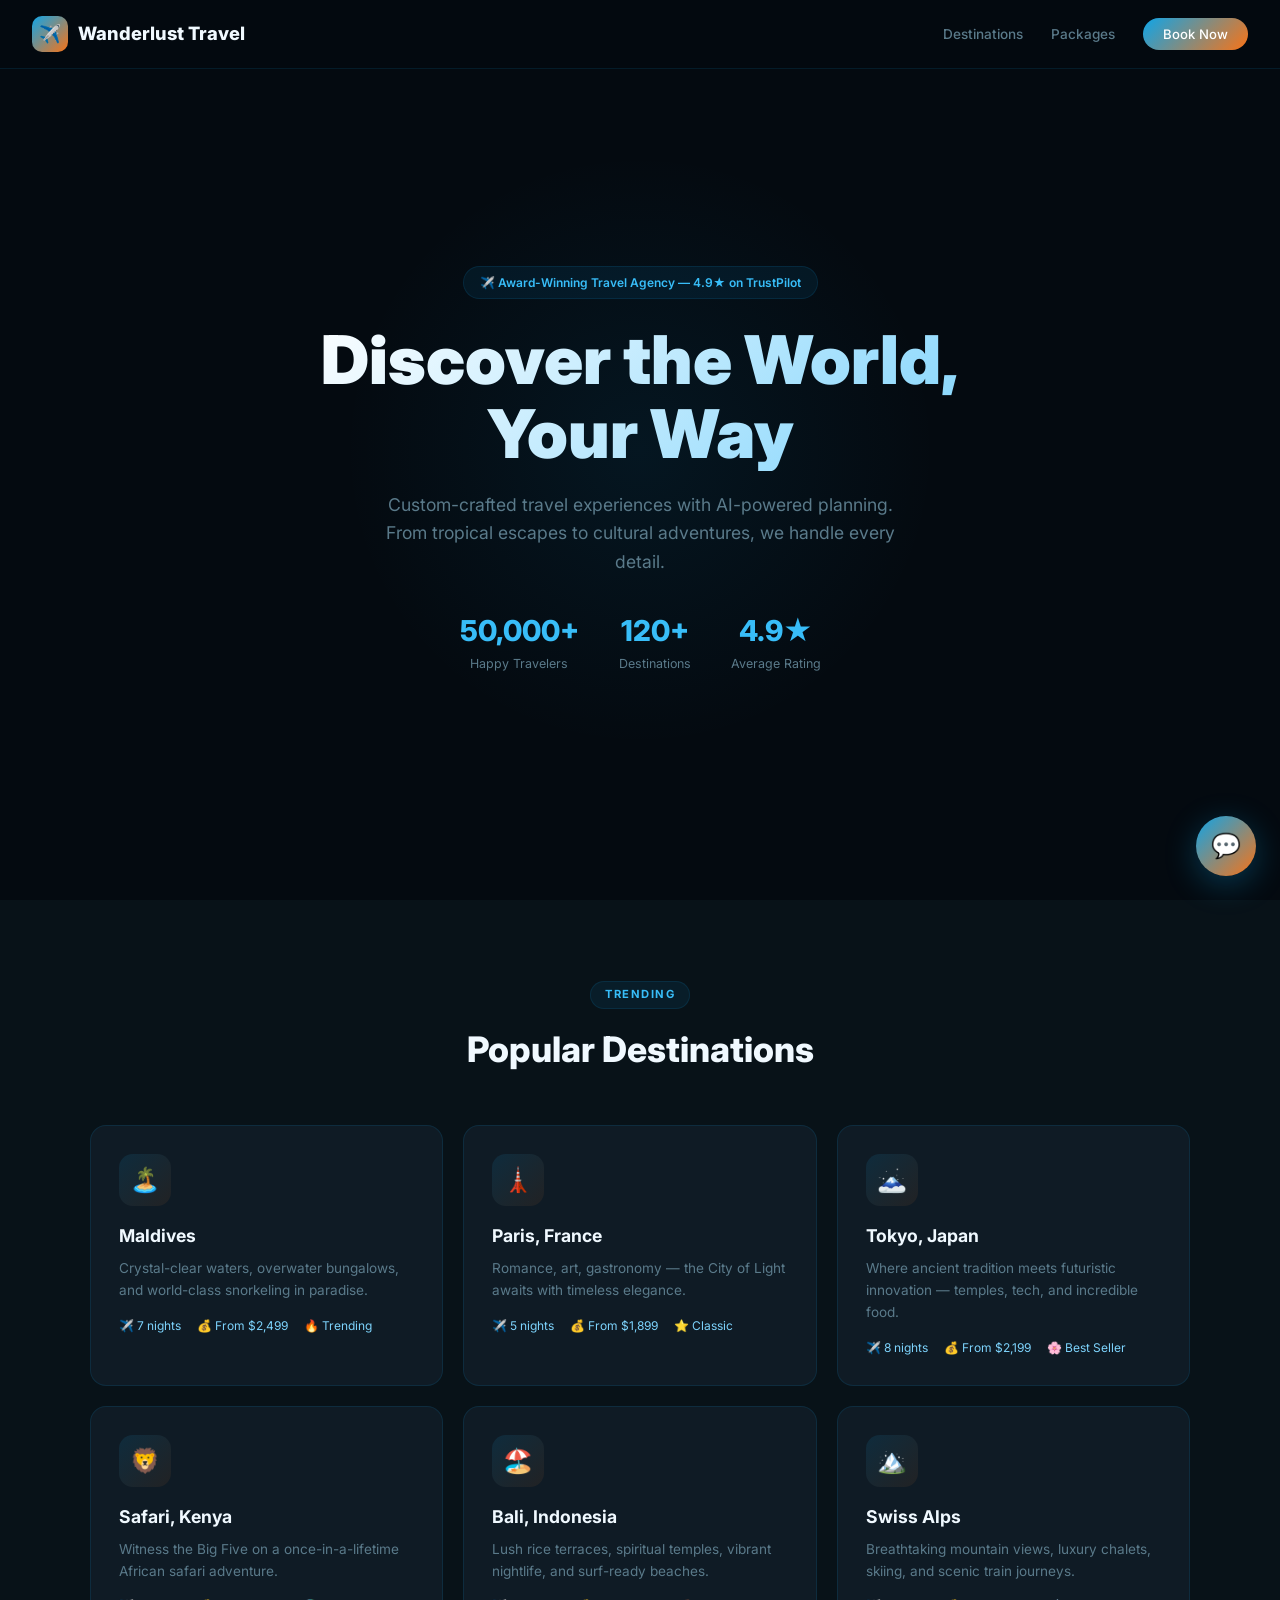
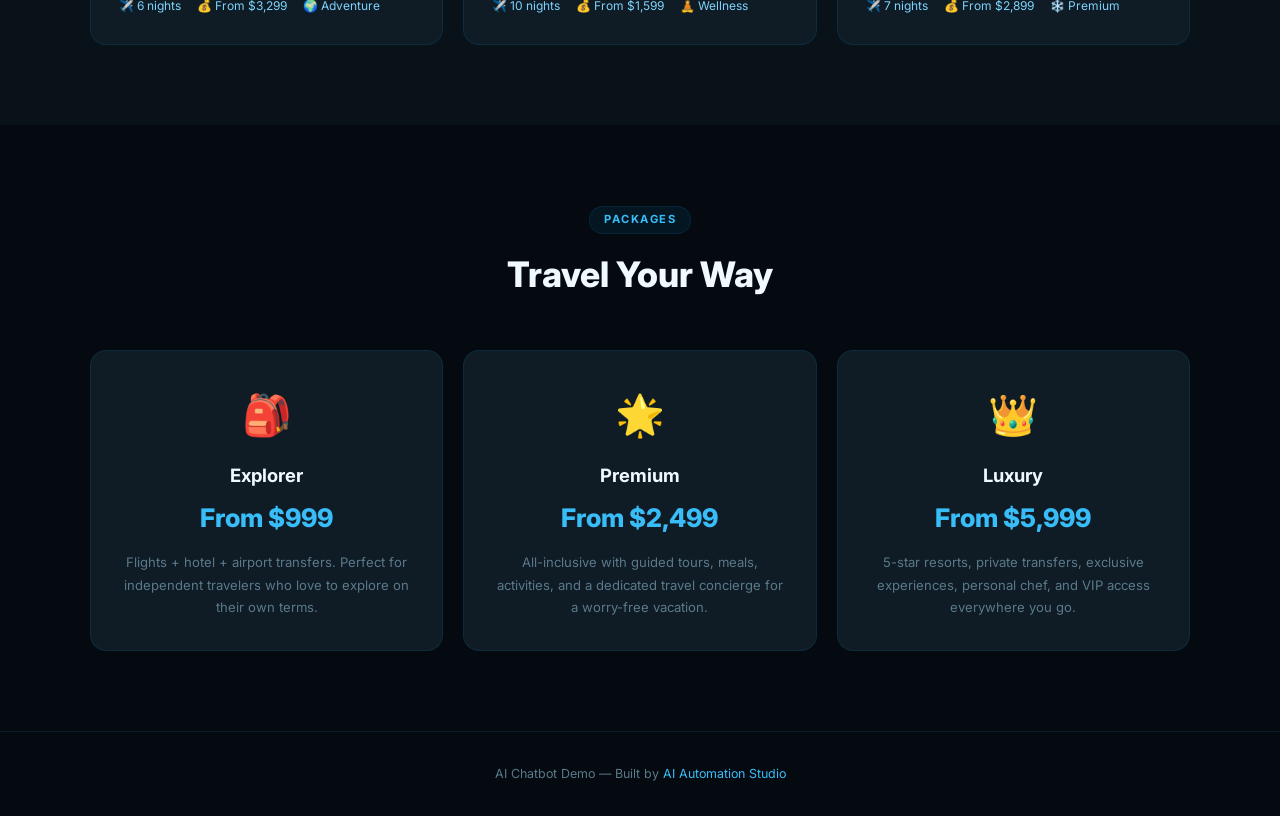
<file: demos/travel-bot/index.html>
<!DOCTYPE html>
<html lang="en">

<head>
    <meta charset="UTF-8">
    <meta name="viewport" content="width=device-width, initial-scale=1.0">
    <title>Wanderlust Travel — AI Travel Assistant Demo</title>
    <link rel="preconnect" href="https://fonts.googleapis.com">
    <link rel="preconnect" href="https://fonts.gstatic.com" crossorigin>
    <link href="https://fonts.googleapis.com/css2?family=Inter:wght@300;400;500;600;700;800;900&display=swap"
        rel="stylesheet">
    <style>
        :root {
            --primary: #0EA5E9;
            --primary-light: #38BDF8;
            --primary-dark: #0284C7;
            --accent: #F97316;
            --bg: #040A10;
            --bg2: #081218;
            --card: #0F1B25;
            --text: #F0F9FF;
            --text2: #7DD3FC;
            --text3: #5A7A8A;
            --border: rgba(14, 165, 233, 0.12);
            --font: 'Inter', sans-serif
        }

        *,
        *::before,
        *::after {
            margin: 0;
            padding: 0;
            box-sizing: border-box
        }

        body {
            font-family: var(--font);
            background: var(--bg);
            color: var(--text);
            line-height: 1.6;
            overflow-x: hidden
        }

        a {
            text-decoration: none;
            color: inherit
        }

        .nav {
            position: fixed;
            top: 0;
            left: 0;
            right: 0;
            padding: 16px 32px;
            display: flex;
            justify-content: space-between;
            align-items: center;
            z-index: 100;
            background: rgba(4, 10, 16, .85);
            backdrop-filter: blur(20px);
            border-bottom: 1px solid var(--border)
        }

        .nav-brand {
            display: flex;
            align-items: center;
            gap: 10px;
            font-weight: 800;
            font-size: 1.15rem
        }

        .nav-brand .icon {
            width: 36px;
            height: 36px;
            background: linear-gradient(135deg, var(--primary), var(--accent));
            border-radius: 10px;
            display: flex;
            align-items: center;
            justify-content: center;
            font-size: 1.1rem
        }

        .nav-links {
            display: flex;
            list-style: none;
            gap: 28px;
            align-items: center
        }

        .nav-links a {
            font-size: .85rem;
            color: var(--text3);
            font-weight: 500;
            transition: .2s
        }

        .nav-links a:hover {
            color: var(--text)
        }

        .nav-cta {
            padding: 8px 20px;
            background: linear-gradient(135deg, var(--primary), var(--accent));
            border-radius: 100px;
            color: white !important;
            font-weight: 600;
            font-size: .82rem !important
        }

        .hero {
            min-height: 100vh;
            display: flex;
            align-items: center;
            justify-content: center;
            text-align: center;
            padding: 120px 24px 80px;
            position: relative
        }

        .hero-glow {
            position: absolute;
            width: 600px;
            height: 600px;
            background: radial-gradient(circle, rgba(14, 165, 233, .08), transparent 70%);
            top: 50%;
            left: 50%;
            transform: translate(-50%, -50%)
        }

        .hero-badge {
            display: inline-flex;
            align-items: center;
            gap: 6px;
            padding: 6px 16px;
            background: rgba(14, 165, 233, .08);
            border: 1px solid var(--border);
            border-radius: 100px;
            font-size: .75rem;
            font-weight: 600;
            color: var(--primary-light);
            margin-bottom: 24px
        }

        .hero h1 {
            font-size: clamp(2.5rem, 5.5vw, 4.2rem);
            font-weight: 900;
            line-height: 1.1;
            margin-bottom: 20px;
            background: linear-gradient(135deg, #fff, var(--text2));
            -webkit-background-clip: text;
            -webkit-text-fill-color: transparent
        }

        .hero p {
            font-size: 1.1rem;
            color: var(--text3);
            max-width: 520px;
            margin: 0 auto 32px
        }

        .hero-stats {
            display: flex;
            gap: 40px;
            justify-content: center;
            flex-wrap: wrap
        }

        .hero-stat h3 {
            font-size: 1.8rem;
            font-weight: 800;
            color: var(--primary-light)
        }

        .hero-stat p {
            font-size: .78rem;
            color: var(--text3);
            margin: 0
        }

        .section-head {
            text-align: center;
            margin-bottom: 48px
        }

        .section-tag {
            display: inline-block;
            padding: 4px 14px;
            background: rgba(14, 165, 233, .08);
            border: 1px solid var(--border);
            border-radius: 100px;
            font-size: .7rem;
            font-weight: 700;
            color: var(--primary-light);
            text-transform: uppercase;
            letter-spacing: 1.5px;
            margin-bottom: 12px
        }

        .section-head h2 {
            font-size: 2.2rem;
            font-weight: 800
        }

        .destinations {
            padding: 80px 24px;
            background: var(--bg2)
        }

        .container {
            max-width: 1100px;
            margin: 0 auto
        }

        .grid {
            display: grid;
            grid-template-columns: repeat(auto-fit, minmax(300px, 1fr));
            gap: 20px
        }

        .dest-card {
            background: var(--card);
            border: 1px solid var(--border);
            border-radius: 16px;
            padding: 28px;
            transition: .3s
        }

        .dest-card:hover {
            transform: translateY(-4px);
            border-color: rgba(14, 165, 233, .3);
            box-shadow: 0 12px 40px rgba(14, 165, 233, .08)
        }

        .dest-icon {
            width: 52px;
            height: 52px;
            background: linear-gradient(135deg, rgba(14, 165, 233, .12), rgba(249, 115, 22, .08));
            border-radius: 14px;
            display: flex;
            align-items: center;
            justify-content: center;
            font-size: 1.5rem;
            margin-bottom: 16px
        }

        .dest-card h3 {
            font-size: 1.1rem;
            font-weight: 700;
            margin-bottom: 8px
        }

        .dest-card p {
            font-size: .85rem;
            color: var(--text3);
            line-height: 1.6
        }

        .dest-meta {
            display: flex;
            gap: 16px;
            margin-top: 14px;
            font-size: .75rem;
            color: var(--text2)
        }

        .packages {
            padding: 80px 24px
        }

        .package-grid {
            display: grid;
            grid-template-columns: repeat(auto-fit, minmax(300px, 1fr));
            gap: 20px
        }

        .package {
            text-align: center;
            padding: 32px 28px;
            background: var(--card);
            border-radius: 16px;
            border: 1px solid var(--border);
            transition: .3s
        }

        .package:hover {
            transform: translateY(-4px);
            border-color: rgba(14, 165, 233, .25)
        }

        .package-emoji {
            font-size: 2.5rem;
            margin-bottom: 14px
        }

        .package h4 {
            font-weight: 700;
            margin-bottom: 4px;
            font-size: 1.15rem
        }

        .package .price {
            font-size: 1.6rem;
            font-weight: 800;
            color: var(--primary-light);
            margin: 8px 0 12px
        }

        .package p {
            font-size: .82rem;
            color: var(--text3);
            line-height: 1.7
        }

        .footer {
            text-align: center;
            padding: 32px;
            font-size: .78rem;
            color: var(--text3);
            border-top: 1px solid var(--border)
        }

        .footer a {
            color: var(--primary-light)
        }

        /* Chatbot */
        #chatbotToggle {
            position: fixed;
            bottom: 24px;
            right: 24px;
            width: 60px;
            height: 60px;
            background: linear-gradient(135deg, var(--primary), var(--accent));
            border: none;
            border-radius: 50%;
            cursor: pointer;
            font-size: 1.5rem;
            display: flex;
            align-items: center;
            justify-content: center;
            box-shadow: 0 8px 32px rgba(14, 165, 233, .3);
            z-index: 9999;
            color: white;
            animation: bounce 2s ease infinite
        }

        @keyframes bounce {
            0%, 100% { transform: translateY(0) }
            50% { transform: translateY(-6px) }
        }

        #chatbotWindow {
            position: fixed;
            bottom: 96px;
            right: 24px;
            width: 380px;
            height: 520px;
            background: var(--bg);
            border-radius: 20px;
            box-shadow: 0 20px 80px rgba(0, 0, 0, .6);
            display: none;
            flex-direction: column;
            overflow: hidden;
            z-index: 9999;
            border: 1px solid var(--border)
        }

        #chatbotWindow.open {
            display: flex;
            animation: slideUp .3s ease
        }

        @keyframes slideUp {
            from { opacity: 0; transform: translateY(16px) }
            to { opacity: 1; transform: translateY(0) }
        }

        .chat-header {
            background: linear-gradient(135deg, var(--primary), var(--accent));
            padding: 16px 18px;
            display: flex;
            align-items: center;
            gap: 10px;
            position: relative
        }

        .chat-header-av {
            width: 38px;
            height: 38px;
            background: rgba(255, 255, 255, .2);
            border-radius: 50%;
            display: flex;
            align-items: center;
            justify-content: center;
            font-size: 1.1rem
        }

        .chat-header h4 {
            color: white;
            font-size: .92rem;
            font-weight: 700
        }

        .chat-header span {
            color: rgba(255, 255, 255, .8);
            font-size: .72rem
        }

        .chat-close {
            position: absolute;
            right: 14px;
            top: 12px;
            background: none;
            border: none;
            color: rgba(255, 255, 255, .7);
            font-size: 1.4rem;
            cursor: pointer
        }

        .chat-msgs {
            flex: 1;
            overflow-y: auto;
            padding: 14px;
            display: flex;
            flex-direction: column;
            gap: 10px
        }

        .msg {
            display: flex;
            gap: 8px;
            max-width: 88%;
            animation: fadeIn .3s ease
        }

        .msg.bot { align-self: flex-start }
        .msg.user { align-self: flex-end; flex-direction: row-reverse }

        @keyframes fadeIn {
            from { opacity: 0; transform: translateY(6px) }
            to { opacity: 1; transform: translateY(0) }
        }

        .msg-av {
            width: 28px;
            height: 28px;
            border-radius: 50%;
            display: flex;
            align-items: center;
            justify-content: center;
            font-size: .8rem;
            flex-shrink: 0
        }

        .msg.bot .msg-av { background: rgba(14, 165, 233, .15) }
        .msg.user .msg-av { background: rgba(249, 115, 22, .15) }

        .msg-bubble {
            padding: 10px 14px;
            border-radius: 14px;
            font-size: .82rem;
            line-height: 1.6;
            color: var(--text)
        }

        .msg.bot .msg-bubble {
            background: var(--card);
            border-bottom-left-radius: 4px
        }

        .msg.user .msg-bubble {
            background: var(--primary);
            border-bottom-right-radius: 4px
        }

        .typing {
            display: flex;
            gap: 4px;
            padding: 4px 0
        }

        .typing span {
            width: 5px;
            height: 5px;
            background: var(--text3);
            border-radius: 50%;
            animation: dot 1.4s ease infinite;
            display: inline-block
        }

        .typing span:nth-child(2) { animation-delay: .2s }
        .typing span:nth-child(3) { animation-delay: .4s }

        @keyframes dot {
            0%, 80%, 100% { transform: scale(.6); opacity: .4 }
            40% { transform: scale(1); opacity: 1 }
        }

        .suggestions {
            padding: 8px 14px;
            display: flex;
            gap: 6px;
            flex-wrap: wrap
        }

        .chip {
            padding: 6px 12px;
            border-radius: 100px;
            border: 1px solid var(--border);
            background: rgba(14, 165, 233, .06);
            color: var(--primary-light);
            font-size: .72rem;
            font-weight: 600;
            cursor: pointer;
            font-family: inherit;
            transition: .2s
        }

        .chip:hover { background: rgba(14, 165, 233, .15) }

        .chat-input {
            padding: 10px 14px;
            border-top: 1px solid var(--border);
            display: flex;
            gap: 8px
        }

        .chat-input input {
            flex: 1;
            padding: 10px 14px;
            border-radius: 100px;
            border: 1px solid var(--border);
            background: var(--card);
            color: var(--text);
            font-size: .82rem;
            font-family: inherit;
            outline: none
        }

        .chat-input input:focus { border-color: var(--primary) }

        .chat-input button {
            width: 36px;
            height: 36px;
            border-radius: 50%;
            background: linear-gradient(135deg, var(--primary), var(--accent));
            border: none;
            color: white;
            cursor: pointer;
            font-size: .9rem
        }

        @media(max-width:768px) {
            .nav-links { display: none }
            .hero h1 { font-size: 2rem }
            #chatbotWindow { width: calc(100% - 16px); right: 8px; bottom: 80px; height: 480px }
        }
    </style>
</head>

<body>
    <nav class="nav">
        <a href="#" class="nav-brand">
            <div class="icon">✈️</div><span>Wanderlust Travel</span>
        </a>
        <ul class="nav-links">
            <li><a href="#destinations">Destinations</a></li>
            <li><a href="#packages">Packages</a></li>
            <li><a href="#" class="nav-cta">Book Now</a></li>
        </ul>
    </nav>

    <section class="hero">
        <div class="hero-glow"></div>
        <div style="position:relative;z-index:2;max-width:700px">
            <div class="hero-badge">✈️ Award-Winning Travel Agency — 4.9★ on TrustPilot</div>
            <h1>Discover the World, Your Way</h1>
            <p>Custom-crafted travel experiences with AI-powered planning. From tropical escapes to cultural adventures, we handle every detail.</p>
            <div class="hero-stats">
                <div class="hero-stat">
                    <h3>50,000+</h3>
                    <p>Happy Travelers</p>
                </div>
                <div class="hero-stat">
                    <h3>120+</h3>
                    <p>Destinations</p>
                </div>
                <div class="hero-stat">
                    <h3>4.9★</h3>
                    <p>Average Rating</p>
                </div>
            </div>
        </div>
    </section>

    <section class="destinations" id="destinations">
        <div class="container">
            <div class="section-head">
                <span class="section-tag">Trending</span>
                <h2>Popular Destinations</h2>
            </div>
            <div class="grid">
                <div class="dest-card">
                    <div class="dest-icon">🏝️</div>
                    <h3>Maldives</h3>
                    <p>Crystal-clear waters, overwater bungalows, and world-class snorkeling in paradise.</p>
                    <div class="dest-meta">
                        <span>✈️ 7 nights</span>
                        <span>💰 From $2,499</span>
                        <span>🔥 Trending</span>
                    </div>
                </div>
                <div class="dest-card">
                    <div class="dest-icon">🗼</div>
                    <h3>Paris, France</h3>
                    <p>Romance, art, gastronomy — the City of Light awaits with timeless elegance.</p>
                    <div class="dest-meta">
                        <span>✈️ 5 nights</span>
                        <span>💰 From $1,899</span>
                        <span>⭐ Classic</span>
                    </div>
                </div>
                <div class="dest-card">
                    <div class="dest-icon">🗻</div>
                    <h3>Tokyo, Japan</h3>
                    <p>Where ancient tradition meets futuristic innovation — temples, tech, and incredible food.</p>
                    <div class="dest-meta">
                        <span>✈️ 8 nights</span>
                        <span>💰 From $2,199</span>
                        <span>🌸 Best Seller</span>
                    </div>
                </div>
                <div class="dest-card">
                    <div class="dest-icon">🦁</div>
                    <h3>Safari, Kenya</h3>
                    <p>Witness the Big Five on a once-in-a-lifetime African safari adventure.</p>
                    <div class="dest-meta">
                        <span>✈️ 6 nights</span>
                        <span>💰 From $3,299</span>
                        <span>🌍 Adventure</span>
                    </div>
                </div>
                <div class="dest-card">
                    <div class="dest-icon">🏖️</div>
                    <h3>Bali, Indonesia</h3>
                    <p>Lush rice terraces, spiritual temples, vibrant nightlife, and surf-ready beaches.</p>
                    <div class="dest-meta">
                        <span>✈️ 10 nights</span>
                        <span>💰 From $1,599</span>
                        <span>🧘 Wellness</span>
                    </div>
                </div>
                <div class="dest-card">
                    <div class="dest-icon">🏔️</div>
                    <h3>Swiss Alps</h3>
                    <p>Breathtaking mountain views, luxury chalets, skiing, and scenic train journeys.</p>
                    <div class="dest-meta">
                        <span>✈️ 7 nights</span>
                        <span>💰 From $2,899</span>
                        <span>❄️ Premium</span>
                    </div>
                </div>
            </div>
        </div>
    </section>

    <section class="packages" id="packages">
        <div class="container">
            <div class="section-head">
                <span class="section-tag">Packages</span>
                <h2>Travel Your Way</h2>
            </div>
            <div class="package-grid">
                <div class="package">
                    <div class="package-emoji">🎒</div>
                    <h4>Explorer</h4>
                    <div class="price">From $999</div>
                    <p>Flights + hotel + airport transfers. Perfect for independent travelers who love to explore on their own terms.</p>
                </div>
                <div class="package">
                    <div class="package-emoji">🌟</div>
                    <h4>Premium</h4>
                    <div class="price">From $2,499</div>
                    <p>All-inclusive with guided tours, meals, activities, and a dedicated travel concierge for a worry-free vacation.</p>
                </div>
                <div class="package">
                    <div class="package-emoji">👑</div>
                    <h4>Luxury</h4>
                    <div class="price">From $5,999</div>
                    <p>5-star resorts, private transfers, exclusive experiences, personal chef, and VIP access everywhere you go.</p>
                </div>
            </div>
        </div>
    </section>

    <footer class="footer">
        <p>AI Chatbot Demo — Built by <a href="https://bouazzi1.github.io/ai-portfolio/">AI Automation Studio</a></p>
    </footer>

    <button id="chatbotToggle">💬</button>
    <div id="chatbotWindow">
        <div class="chat-header">
            <div class="chat-header-av">✈️</div>
            <div>
                <h4>Wanderlust AI Concierge</h4><span>● Online — Let's plan your trip</span>
            </div>
            <button class="chat-close" id="chatClose">×</button>
        </div>
        <div class="chat-msgs" id="chatMsgs"></div>
        <div class="suggestions" id="chatSuggestions">
            <button class="chip" data-msg="What destinations do you recommend?">🌍 Destinations</button>
            <button class="chip" data-msg="Tell me about your travel packages">📦 Packages</button>
            <button class="chip" data-msg="I want to plan a honeymoon">💕 Honeymoon</button>
            <button class="chip" data-msg="What's the best time to visit Bali?">🏝️ Best Time</button>
        </div>
        <div class="chat-input">
            <input type="text" id="chatInput" placeholder="Where would you like to go?">
            <button id="chatSend">➤</button>
        </div>
    </div>

    <script>
        const KB = [
            { p: ["hello", "hi", "hey", "good morning", "bonjour"], r: "Welcome to **Wanderlust Travel**! ✈️ I'm your AI travel concierge. I can help you with:\n\n• 🌍 **Destination** recommendations\n• 📦 **Package** options & pricing\n• 💕 **Honeymoon** & special trips\n• 📅 **Best time** to visit\n• 📋 **Visa** & travel info\n• 💰 **Budget** planning\n\nWhere would you like to go? 🗺️" },
            { p: ["destination", "where", "recommend", "suggest", "popular", "trending"], r: "🌍 **Trending Destinations:**\n\n• 🏝️ **Maldives** — From $2,499 (7 nights) — Paradise overwater villas\n• 🗼 **Paris** — From $1,899 (5 nights) — Romance & culture\n• 🗻 **Tokyo** — From $2,199 (8 nights) — Tradition meets future\n• 🦁 **Kenya Safari** — From $3,299 (6 nights) — Big Five adventure\n• 🏖️ **Bali** — From $1,599 (10 nights) — Wellness & beaches\n• 🏔️ **Swiss Alps** — From $2,899 (7 nights) — Mountain luxury\n\nAll prices per person, flights included. 💫\n\nWhich destination interests you?" },
            { p: ["package", "plan", "include", "offer", "type", "option"], r: "📦 **Our Travel Packages:**\n\n🎒 **Explorer — From $999**\n• Flights + hotel + airport transfers\n• Perfect for independent travelers\n• Flexible itinerary\n\n🌟 **Premium — From $2,499**\n• All-inclusive with guided tours\n• Meals + activities included\n• Dedicated travel concierge\n\n👑 **Luxury — From $5,999**\n• 5-star resorts, private transfers\n• Exclusive experiences & VIP access\n• Personal chef & butler service\n\n💳 Payment plans available (0% interest)!\n\nWhich package level suits you?" },
            { p: ["honeymoon", "romantic", "couple", "anniversary", "wedding", "love"], r: "💕 **Honeymoon & Romance Packages:**\n\n🥂 **Maldives Romance** — $3,999/couple\n• Overwater villa, couples spa, sunset cruise, candlelit dinner\n\n🗼 **Paris Love Story** — $3,499/couple\n• Boutique hotel, Seine river cruise, wine tasting, Eiffel Tower dinner\n\n🏖️ **Bali Bliss** — $2,899/couple\n• Private pool villa, couples yoga, temple tour, beach dinner\n\n🏔️ **Swiss Escape** — $4,499/couple\n• Chalet suite, fondue experience, scenic train, hot springs\n\nAll include: champagne, flowers, late checkout, anniversary surprise 🌹\n\nWhen's the special occasion?" },
            { p: ["maldive"], r: "🏝️ **Maldives — Paradise Found:**\n\n**Packages:**\n• 🎒 Explorer (7 nights): $2,499/person\n• 🌟 Premium (7 nights): $3,999/person\n• 👑 Luxury (7 nights): $6,999/person\n\n**Highlights:**\n• Overwater bungalow with glass floor\n• Snorkeling & diving with manta rays\n• Underwater restaurant dining\n• Sunset dolphin cruise\n• Private island picnic\n\n**Best time to visit:** November – April (dry season)\n**Visa:** Free 30-day visa on arrival\n**Flight time:** ~10-14 hours from US\n\nShall I create a custom Maldives itinerary?" },
            { p: ["paris", "france", "europe"], r: "🗼 **Paris, France — City of Light:**\n\n**Packages:**\n• 🎒 Explorer (5 nights): $1,899/person\n• 🌟 Premium (5 nights): $3,299/person\n• 👑 Luxury (5 nights): $5,499/person\n\n**Highlights:**\n• Eiffel Tower skip-the-line access\n• Louvre Museum private guided tour\n• Seine River dinner cruise\n• Versailles day trip\n• French cooking class\n• Montmartre & wine tasting\n\n**Best time:** April – June, September – October\n**Visa:** Schengen visa (if required)\n\nParis is always a good idea! ❤️" },
            { p: ["tokyo", "japan"], r: "🗻 **Tokyo, Japan — East Meets Future:**\n\n**Packages:**\n• 🎒 Explorer (8 nights): $2,199/person\n• 🌟 Premium (8 nights): $3,699/person\n• 👑 Luxury (8 nights): $6,499/person\n\n**Highlights:**\n• Shibuya crossing & Harajuku\n• Traditional tea ceremony\n• Mount Fuji day trip\n• Tsukiji fish market tour\n• Bullet train to Kyoto (add-on)\n• Robot Restaurant show\n• Sumo wrestling experience\n\n**Best time:** March – May (cherry blossom), October – November (autumn)\n**Visa:** Visa-free for 68 countries\n\nReady to explore Japan? 🌸" },
            { p: ["bali", "indonesia"], r: "🏖️ **Bali, Indonesia — Island of the Gods:**\n\n**Packages:**\n• 🎒 Explorer (10 nights): $1,599/person\n• 🌟 Premium (10 nights): $2,799/person\n• 👑 Luxury (10 nights): $4,999/person\n\n**Highlights:**\n• Ubud rice terraces & monkey forest\n• Uluwatu Temple sunset\n• Surfing lessons in Canggu\n• Balinese cooking class\n• Nusa Penida island day trip\n• Spa & wellness retreats\n\n**Best time:** April – October (dry season)\n**Visa:** Free 30-day visa on arrival\n**Budget tip:** Bali is incredibly affordable!\n\nBali is perfect for any traveler! 🧘" },
            { p: ["safari", "kenya", "africa"], r: "🦁 **Kenya Safari — Wild Africa:**\n\n**Packages:**\n• 🎒 Explorer (6 nights): $3,299/person\n• 🌟 Premium (6 nights): $4,899/person\n• 👑 Luxury (6 nights): $8,999/person\n\n**Highlights:**\n• Masai Mara game drives (Big Five)\n• Hot air balloon over the savanna\n• Amboseli with Kilimanjaro views\n• Lake Nakuru flamingo spectacle\n• Maasai village cultural visit\n• Bush dinner under the stars\n\n**Best time:** July – October (Great Migration)\n**Visa:** e-Visa required ($51)\n\nThe trip of a lifetime! 🌍" },
            { p: ["budget", "cheap", "afford", "save", "money", "cost"], r: "💰 **Budget-Friendly Travel Tips:**\n\n🎯 **Best Value Destinations:**\n• 🏖️ Bali — From $1,599 (10 nights!)\n• 🏝️ Thailand — From $1,299 (8 nights)\n• 🇲🇽 Mexico — From $899 (7 nights)\n• 🇵🇹 Portugal — From $1,499 (6 nights)\n\n💡 **Money-Saving Tips:**\n• Book 3-6 months in advance (save 20-30%)\n• Travel off-peak season\n• Choose our Explorer package\n• Group bookings get 15% discount\n\n💳 **Payment Plans:** Split into 3-6 monthly payments (0% interest)\n\nWhat's your ideal budget per person?" },
            { p: ["visa", "passport", "document", "require", "need"], r: "📋 **Travel Documents & Visas:**\n\n**General requirements:**\n• Valid passport (6+ months validity)\n• Return/onward flight booking\n• Travel insurance (strongly recommended)\n\n**Visa-free for US/EU citizens:**\n• 🏖️ Bali — 30 days free\n• 🏝️ Maldives — 30 days free\n• 🗻 Japan — 90 days free\n• 🗼 France — 90 days (Schengen)\n• 🏔️ Switzerland — 90 days (Schengen)\n\n**Visa required:**\n• 🦁 Kenya — e-Visa ($51)\n\n📌 We handle all visa applications for Premium & Luxury packages!\n\nNeed visa help for a specific destination?" },
            { p: ["when", "best time", "season", "weather", "month"], r: "📅 **Best Times to Visit:**\n\n• 🏝️ **Maldives** — Nov–Apr (dry, sunny)\n• 🗼 **Paris** — Apr–Jun, Sep–Oct (mild, fewer crowds)\n• 🗻 **Tokyo** — Mar–May (cherry blossom), Oct–Nov (autumn)\n• 🦁 **Kenya** — Jul–Oct (Great Migration)\n• 🏖️ **Bali** — Apr–Oct (dry season)\n• 🏔️ **Swiss Alps** — Dec–Mar (ski), Jun–Sep (hiking)\n\n💡 **Pro tip:** Shoulder season = best prices + good weather!\n\nWhere are you thinking of going?" },
            { p: ["family", "kid", "children", "child"], r: "👨‍👩‍👧‍👦 **Family-Friendly Trips:**\n\n🏖️ **Bali Family Adventure** — From $1,299/person\n• Kid-friendly resorts, water parks, animal sanctuaries\n\n🗻 **Tokyo Family Fun** — From $1,899/person\n• Disneyland, Teamlab, Pokémon Center, Akihabara\n\n🗼 **Paris for Families** — From $1,599/person\n• Disneyland Paris, boat tours, crêpe-making class\n\n🦁 **Kenya Family Safari** — From $2,799/person\n• Child-safe lodges, educational rangers, gentle game drives\n\n👶 **Kids under 5:** 50% off on most packages\n👧 **Kids 5-12:** 25% off on most packages\n\nHow many in the family?" },
            { p: ["cancel", "refund", "change", "reschedule", "policy"], r: "📝 **Booking Policies:**\n\n• **Free cancellation:** Up to 60 days before departure\n• **50% refund:** 30-59 days before departure\n• **25% refund:** 15-29 days before departure\n• **No refund:** Less than 15 days\n\n✅ **Travel insurance** (included in Premium & Luxury) covers:\n• Medical emergencies\n• Trip cancellation for any reason\n• Lost luggage\n• Flight delays\n\n🔄 **Rescheduling:** Free date changes up to 30 days before departure\n\nNeed to make a change?" },
            { p: ["thank", "thanks", "great", "perfect", "awesome"], r: "You're welcome! ✈️ Safe travels ahead! Remember:\n\n📞 **Call:** (555) 321-TRIP\n📧 **Email:** hello@wanderlust-travel.com\n🌐 **Website:** wanderlust-travel.com\n\nThe world is waiting — let's make it happen! 🌍" }
        ];
        const FALLBACK = "I'd love to help you plan your dream trip! ✈️ I can help with:\n\n• 🌍 **Destinations** & recommendations\n• 📦 **Packages** & pricing\n• 💕 **Honeymoon** & special trips\n• 📅 **Best time** to visit\n• 💰 **Budget** tips\n• 📋 **Visa** info\n\nWhere would you like to explore? 🗺️";
        const msgs = document.getElementById('chatMsgs'), inp = document.getElementById('chatInput'), tog = document.getElementById('chatbotToggle'), win = document.getElementById('chatbotWindow');
        function addMsg(t, s) { const d = document.createElement('div'); d.className = `msg ${s}`; d.innerHTML = `<div class="msg-av">${s === 'bot' ? '✈️' : '👤'}</div><div class="msg-bubble">${t.replace(/\*\*(.*?)\*\*/g, '<strong>$1</strong>').replace(/\n\n/g, '</p><p>').replace(/\n• /g, '<br>• ').replace(/\n/g, '<br>').replace(/^/, '<p>').replace(/$/, '</p>')}</div>`; msgs.appendChild(d); msgs.scrollTop = 9999 }
        function getResp(m) { const l = m.toLowerCase(); for (const e of KB) { for (const p of e.p) if (l.includes(p)) return e.r } return FALLBACK }
        addMsg("Hello! ✈️ I'm the Wanderlust Travel Concierge. I can help you discover amazing destinations, find the perfect package, and plan your dream vacation.\n\nWhere would you like to go? 🌍", 'bot');
        let open = false;
        tog.onclick = () => { open = true; win.classList.add('open'); tog.style.display = 'none'; inp.focus() };
        document.getElementById('chatClose').onclick = () => { open = false; win.classList.remove('open'); tog.style.display = 'flex' };
        function send() { const t = inp.value.trim(); if (!t) return; addMsg(t, 'user'); inp.value = ''; document.getElementById('chatSuggestions').style.display = 'none'; const ty = document.createElement('div'); ty.className = 'msg bot'; ty.id = 'typ'; ty.innerHTML = '<div class="msg-av">✈️</div><div class="msg-bubble"><div class="typing"><span></span><span></span><span></span></div></div>'; msgs.appendChild(ty); msgs.scrollTop = 9999; setTimeout(() => { document.getElementById('typ')?.remove(); addMsg(getResp(t), 'bot') }, 400 + Math.random() * 600) }
        document.getElementById('chatSend').onclick = send;
        inp.onkeypress = e => { if (e.key === 'Enter') send() };
        document.querySelectorAll('.chip').forEach(c => c.onclick = () => { inp.value = c.dataset.msg; send() });
    </script>
</body>

</html>
</file>
<file: demos/ecommerce-bot/style.css>
/* ============================================
   NOVATECH — E-commerce AI Chatbot Demo
   Modern gradient theme with purple/blue accents
   ============================================ */

:root {
    --accent: #7C5CFC;
    --accent-light: #A78BFA;
    --accent-dark: #5B3FD6;
    --accent-glow: rgba(124, 92, 252, 0.3);
    --cyan: #22D3EE;
    --green: #34D399;
    --bg-primary: #09090B;
    --bg-secondary: #0F0F12;
    --bg-card: #151518;
    --bg-card-hover: #1A1A1F;
    --text-primary: #FAFAFA;
    --text-secondary: #A1A1AA;
    --text-muted: #71717A;
    --border: rgba(124, 92, 252, 0.12);
    --border-light: rgba(255, 255, 255, 0.06);
    --shadow: 0 8px 32px rgba(0, 0, 0, 0.5);
    --shadow-lg: 0 24px 64px rgba(0, 0, 0, 0.7);
    --radius: 16px;
    --radius-sm: 10px;
    --font: 'Inter', -apple-system, sans-serif;
    --transition: 0.3s cubic-bezier(0.4, 0, 0.2, 1);
}

*,
*::before,
*::after {
    margin: 0;
    padding: 0;
    box-sizing: border-box;
}

html {
    scroll-behavior: smooth;
}

body {
    font-family: var(--font);
    background: var(--bg-primary);
    color: var(--text-primary);
    line-height: 1.6;
    overflow-x: hidden;
    -webkit-font-smoothing: antialiased;
}

.container {
    max-width: 1200px;
    margin: 0 auto;
    padding: 0 24px;
}

/* === Navbar === */
.navbar {
    position: fixed;
    top: 0;
    left: 0;
    right: 0;
    z-index: 100;
    display: flex;
    justify-content: space-between;
    align-items: center;
    padding: 18px 40px;
    background: rgba(9, 9, 11, 0.8);
    backdrop-filter: blur(20px);
    border-bottom: 1px solid var(--border-light);
}

.logo {
    display: flex;
    align-items: center;
    gap: 10px;
}

.logo-mark {
    width: 36px;
    height: 36px;
    background: linear-gradient(135deg, var(--accent), var(--cyan));
    border-radius: 10px;
    display: flex;
    align-items: center;
    justify-content: center;
    font-weight: 800;
    font-size: 1.1rem;
    color: white;
}

.logo-text {
    font-size: 1.2rem;
    font-weight: 700;
    color: var(--text-primary);
}

.nav-links {
    display: flex;
    align-items: center;
    gap: 28px;
    list-style: none;
}

.nav-links a {
    color: var(--text-secondary);
    text-decoration: none;
    font-size: 0.88rem;
    font-weight: 500;
    transition: color var(--transition);
}

.nav-links a:hover {
    color: var(--text-primary);
}

.nav-cta {
    background: var(--accent) !important;
    color: white !important;
    padding: 10px 20px;
    border-radius: 100px;
    font-weight: 600 !important;
    transition: all var(--transition) !important;
}

.nav-cta:hover {
    background: var(--accent-light) !important;
    transform: translateY(-1px);
}

/* === Hero === */
.hero {
    position: relative;
    min-height: 100vh;
    display: flex;
    flex-direction: column;
    justify-content: center;
    align-items: center;
    text-align: center;
    padding: 120px 24px 80px;
    overflow: hidden;
}

.hero-glow {
    position: absolute;
    top: 10%;
    left: 50%;
    transform: translateX(-50%);
    width: 600px;
    height: 600px;
    background: radial-gradient(ellipse, rgba(124, 92, 252, 0.12) 0%, transparent 70%);
    pointer-events: none;
}

.hero-content {
    position: relative;
    z-index: 2;
    max-width: 720px;
}

.hero-badge {
    display: inline-block;
    font-size: 0.82rem;
    font-weight: 600;
    color: var(--accent-light);
    padding: 8px 18px;
    border: 1px solid var(--border);
    border-radius: 100px;
    margin-bottom: 28px;
    background: rgba(124, 92, 252, 0.06);
    animation: fadeInUp 0.8s ease forwards;
}

.hero h1 {
    font-size: clamp(2.5rem, 5.5vw, 4.2rem);
    font-weight: 800;
    line-height: 1.1;
    margin-bottom: 20px;
    background: linear-gradient(135deg, #fff 20%, var(--accent-light) 60%, var(--cyan) 100%);
    -webkit-background-clip: text;
    -webkit-text-fill-color: transparent;
    background-clip: text;
    animation: fadeInUp 0.8s 0.15s ease forwards;
    opacity: 0;
}

.hero-desc {
    font-size: 1.1rem;
    color: var(--text-secondary);
    max-width: 560px;
    margin: 0 auto 36px;
    line-height: 1.8;
    animation: fadeInUp 0.8s 0.3s ease forwards;
    opacity: 0;
}

.hero-actions {
    display: flex;
    gap: 14px;
    justify-content: center;
    animation: fadeInUp 0.8s 0.45s ease forwards;
    opacity: 0;
}

.btn {
    display: inline-flex;
    align-items: center;
    gap: 8px;
    padding: 14px 28px;
    border-radius: 100px;
    font-family: var(--font);
    font-size: 0.92rem;
    font-weight: 600;
    cursor: pointer;
    border: none;
    transition: all var(--transition);
}

.btn-primary {
    background: var(--accent);
    color: white;
    box-shadow: 0 4px 20px var(--accent-glow);
}

.btn-primary:hover {
    background: var(--accent-light);
    transform: translateY(-2px);
    box-shadow: 0 8px 32px var(--accent-glow);
}

.btn-ghost {
    background: rgba(255, 255, 255, 0.04);
    color: var(--text-secondary);
    border: 1px solid var(--border-light);
}

.btn-ghost:hover {
    background: rgba(255, 255, 255, 0.08);
    color: var(--text-primary);
}

.hero-metrics {
    display: flex;
    justify-content: center;
    gap: 40px;
    margin-top: 64px;
    animation: fadeInUp 0.8s 0.6s ease forwards;
    opacity: 0;
}

.metric {
    text-align: center;
}

.metric-value {
    display: block;
    font-size: 1.8rem;
    font-weight: 800;
    background: linear-gradient(135deg, var(--accent-light), var(--cyan));
    -webkit-background-clip: text;
    -webkit-text-fill-color: transparent;
    background-clip: text;
}

.metric-label {
    font-size: 0.78rem;
    color: var(--text-muted);
    text-transform: uppercase;
    letter-spacing: 1px;
}

/* === Sections Shared === */
.section-header {
    text-align: center;
    margin-bottom: 56px;
}

.section-tag {
    display: inline-block;
    font-size: 0.78rem;
    font-weight: 600;
    color: var(--accent-light);
    text-transform: uppercase;
    letter-spacing: 3px;
    margin-bottom: 12px;
}

.section-header h2 {
    font-size: clamp(1.8rem, 3.5vw, 2.5rem);
    font-weight: 800;
    margin-bottom: 12px;
}

.section-header p {
    color: var(--text-secondary);
    font-size: 1rem;
    max-width: 500px;
    margin: 0 auto;
}

/* === Products === */
.products-section {
    padding: 100px 0;
    background: var(--bg-secondary);
}

.products-grid {
    display: grid;
    grid-template-columns: repeat(4, 1fr);
    gap: 20px;
}

.product-card {
    position: relative;
    background: var(--bg-card);
    border: 1px solid var(--border-light);
    border-radius: var(--radius);
    padding: 28px 24px;
    text-align: center;
    transition: all var(--transition);
    cursor: pointer;
}

.product-card:hover {
    background: var(--bg-card-hover);
    border-color: var(--border);
    transform: translateY(-4px);
    box-shadow: var(--shadow);
}

.product-badge {
    position: absolute;
    top: 12px;
    right: 12px;
    background: var(--accent);
    color: white;
    padding: 4px 10px;
    border-radius: 100px;
    font-size: 0.7rem;
    font-weight: 700;
    text-transform: uppercase;
    letter-spacing: 0.5px;
}

.product-badge.new {
    background: var(--green);
    color: var(--bg-primary);
}

.product-img {
    font-size: 3.5rem;
    margin-bottom: 16px;
    height: 80px;
    display: flex;
    align-items: center;
    justify-content: center;
}

.product-card h3 {
    font-size: 1rem;
    font-weight: 700;
    margin-bottom: 6px;
}

.product-desc {
    font-size: 0.82rem;
    color: var(--text-muted);
    margin-bottom: 16px;
}

.product-footer {
    display: flex;
    justify-content: space-between;
    align-items: center;
    padding-top: 12px;
    border-top: 1px solid var(--border-light);
}

.product-price {
    font-weight: 700;
    font-size: 1.1rem;
    color: var(--accent-light);
}

.product-rating {
    font-size: 0.78rem;
    color: var(--text-muted);
}

/* === Features === */
.features-section {
    padding: 100px 0;
}

.features-grid {
    display: grid;
    grid-template-columns: repeat(3, 1fr);
    gap: 20px;
}

.feature-card {
    background: var(--bg-card);
    border: 1px solid var(--border-light);
    border-radius: var(--radius);
    padding: 32px 24px;
    transition: all var(--transition);
}

.feature-card:hover {
    border-color: var(--border);
    transform: translateY(-2px);
}

.feature-icon {
    font-size: 2rem;
    margin-bottom: 16px;
    width: 52px;
    height: 52px;
    display: flex;
    align-items: center;
    justify-content: center;
    background: rgba(124, 92, 252, 0.08);
    border-radius: 12px;
}

.feature-card h3 {
    font-size: 1rem;
    font-weight: 700;
    margin-bottom: 8px;
}

.feature-card p {
    font-size: 0.85rem;
    color: var(--text-muted);
    line-height: 1.6;
}

/* === Testimonials === */
.testimonials-section {
    padding: 100px 0;
    background: var(--bg-secondary);
}

.testimonials-grid {
    display: grid;
    grid-template-columns: repeat(3, 1fr);
    gap: 20px;
}

.testimonial-card {
    background: var(--bg-card);
    border: 1px solid var(--border-light);
    border-radius: var(--radius);
    padding: 32px 24px;
    transition: all var(--transition);
}

.testimonial-card:hover {
    border-color: var(--border);
}

.testimonial-stars {
    color: #FBBF24;
    font-size: 0.9rem;
    margin-bottom: 16px;
    letter-spacing: 2px;
}

.testimonial-card>p {
    font-size: 0.92rem;
    color: var(--text-secondary);
    line-height: 1.7;
    font-style: italic;
    margin-bottom: 20px;
}

.testimonial-author {
    display: flex;
    align-items: center;
    gap: 12px;
}

.author-avatar {
    width: 40px;
    height: 40px;
    background: linear-gradient(135deg, var(--accent), var(--cyan));
    border-radius: 50%;
    display: flex;
    align-items: center;
    justify-content: center;
    font-weight: 700;
    font-size: 0.8rem;
    color: white;
}

.testimonial-author strong {
    display: block;
    font-size: 0.88rem;
}

.testimonial-author span {
    font-size: 0.75rem;
    color: var(--text-muted);
}

/* === Footer === */
.footer {
    padding: 40px 0;
    border-top: 1px solid var(--border-light);
    text-align: center;
}

.footer-content {
    display: flex;
    flex-direction: column;
    align-items: center;
    gap: 12px;
}

.footer-note {
    color: var(--text-secondary);
    font-size: 0.85rem;
}

.footer-note strong {
    color: var(--accent-light);
}

.footer-tech {
    color: var(--text-muted);
    font-size: 0.75rem;
    letter-spacing: 1px;
}

/* === Chatbot Widget === */
.chatbot-toggle {
    position: fixed;
    bottom: 28px;
    right: 28px;
    width: 60px;
    height: 60px;
    background: linear-gradient(135deg, var(--accent), var(--accent-dark));
    border-radius: 50%;
    display: flex;
    align-items: center;
    justify-content: center;
    cursor: pointer;
    z-index: 1000;
    transition: all var(--transition);
    box-shadow: 0 8px 32px var(--accent-glow);
}

.chatbot-toggle:hover {
    transform: scale(1.1);
    box-shadow: 0 12px 40px rgba(124, 92, 252, 0.5);
}

.chatbot-toggle-icon {
    font-size: 1.5rem;
    z-index: 1;
}

.chatbot-notification {
    position: absolute;
    top: -2px;
    right: -2px;
    width: 20px;
    height: 20px;
    background: #EF4444;
    color: white;
    border-radius: 50%;
    font-size: 0.7rem;
    font-weight: 700;
    display: flex;
    align-items: center;
    justify-content: center;
    animation: pulse 2s ease infinite;
}

.chatbot-window {
    position: fixed;
    bottom: 100px;
    right: 28px;
    width: 400px;
    max-height: 600px;
    background: var(--bg-card);
    border: 1px solid var(--border);
    border-radius: var(--radius);
    box-shadow: var(--shadow-lg);
    z-index: 1000;
    display: none;
    flex-direction: column;
    overflow: hidden;
    animation: chatOpen 0.3s ease forwards;
}

.chatbot-window.open {
    display: flex;
}

.chatbot-header {
    display: flex;
    justify-content: space-between;
    align-items: center;
    padding: 16px 20px;
    background: linear-gradient(135deg, rgba(124, 92, 252, 0.1), rgba(34, 211, 238, 0.05));
    border-bottom: 1px solid var(--border-light);
}

.chatbot-header-info {
    display: flex;
    align-items: center;
    gap: 12px;
}

.chatbot-avatar {
    width: 40px;
    height: 40px;
    background: linear-gradient(135deg, var(--accent), var(--cyan));
    border-radius: 50%;
    display: flex;
    align-items: center;
    justify-content: center;
    font-size: 1.2rem;
}

.chatbot-header h4 {
    font-size: 0.95rem;
    font-weight: 600;
}

.chatbot-status {
    font-size: 0.75rem;
    color: var(--green);
}

.chatbot-close {
    width: 32px;
    height: 32px;
    border: none;
    background: rgba(255, 255, 255, 0.05);
    color: var(--text-secondary);
    border-radius: 50%;
    cursor: pointer;
    font-size: 1rem;
    display: flex;
    align-items: center;
    justify-content: center;
    transition: all var(--transition);
}

.chatbot-close:hover {
    background: rgba(255, 255, 255, 0.1);
    color: var(--text-primary);
}

.chatbot-messages {
    flex: 1;
    overflow-y: auto;
    padding: 20px;
    display: flex;
    flex-direction: column;
    gap: 16px;
    max-height: 380px;
    scrollbar-width: thin;
    scrollbar-color: var(--border) transparent;
}

.message {
    display: flex;
    gap: 10px;
    max-width: 90%;
    animation: msgIn 0.3s ease forwards;
}

.message.bot-message {
    align-self: flex-start;
}

.message.user-message {
    align-self: flex-end;
    flex-direction: row-reverse;
}

.message-avatar {
    width: 30px;
    height: 30px;
    border-radius: 50%;
    background: rgba(124, 92, 252, 0.1);
    display: flex;
    align-items: center;
    justify-content: center;
    font-size: 0.85rem;
    flex-shrink: 0;
}

.message.user-message .message-avatar {
    background: var(--accent);
}

.message-content {
    background: rgba(255, 255, 255, 0.04);
    border: 1px solid var(--border-light);
    border-radius: var(--radius-sm);
    padding: 12px 16px;
    font-size: 0.86rem;
    line-height: 1.6;
}

.message.user-message .message-content {
    background: var(--accent);
    color: white;
    border-color: var(--accent);
}

.message-content p {
    margin-bottom: 6px;
}

.message-content p:last-child {
    margin-bottom: 0;
}

.message-content ul {
    margin: 6px 0;
    padding-left: 18px;
}

.message-content ul li {
    margin-bottom: 4px;
    font-size: 0.84rem;
}

.message-content strong {
    color: var(--accent-light);
}

.message.user-message .message-content strong {
    color: white;
}

.typing-indicator {
    display: flex;
    gap: 4px;
    padding: 6px 0;
}

.typing-indicator span {
    width: 7px;
    height: 7px;
    background: var(--accent);
    border-radius: 50%;
    animation: bounce 1.4s ease-in-out infinite;
}

.typing-indicator span:nth-child(2) {
    animation-delay: 0.2s;
}

.typing-indicator span:nth-child(3) {
    animation-delay: 0.4s;
}

.chatbot-suggestions {
    padding: 8px 20px 12px;
    display: flex;
    flex-wrap: wrap;
    gap: 6px;
}

.suggestion-chip {
    background: rgba(124, 92, 252, 0.06);
    border: 1px solid var(--border);
    color: var(--accent-light);
    padding: 7px 12px;
    border-radius: 100px;
    font-size: 0.76rem;
    font-family: var(--font);
    font-weight: 500;
    cursor: pointer;
    transition: all var(--transition);
    white-space: nowrap;
}

.suggestion-chip:hover {
    background: var(--accent);
    color: white;
    border-color: var(--accent);
}

.chatbot-input-area {
    display: flex;
    gap: 8px;
    padding: 14px 20px;
    border-top: 1px solid var(--border-light);
    background: rgba(0, 0, 0, 0.2);
}

.chatbot-input {
    flex: 1;
    background: rgba(255, 255, 255, 0.05);
    border: 1px solid var(--border-light);
    border-radius: 100px;
    padding: 11px 18px;
    font-family: var(--font);
    font-size: 0.86rem;
    color: var(--text-primary);
    outline: none;
    transition: all var(--transition);
}

.chatbot-input::placeholder {
    color: var(--text-muted);
}

.chatbot-input:focus {
    border-color: var(--accent);
    background: rgba(124, 92, 252, 0.04);
}

.chatbot-send {
    width: 42px;
    height: 42px;
    border: none;
    background: var(--accent);
    color: white;
    border-radius: 50%;
    cursor: pointer;
    display: flex;
    align-items: center;
    justify-content: center;
    transition: all var(--transition);
    flex-shrink: 0;
}

.chatbot-send:hover {
    background: var(--accent-light);
    transform: scale(1.05);
}

/* === Animations === */
@keyframes fadeInUp {
    from {
        opacity: 0;
        transform: translateY(16px);
    }

    to {
        opacity: 1;
        transform: translateY(0);
    }
}

@keyframes pulse {

    0%,
    100% {
        opacity: 1;
    }

    50% {
        opacity: 0.6;
    }
}

@keyframes chatOpen {
    from {
        opacity: 0;
        transform: translateY(16px) scale(0.96);
    }

    to {
        opacity: 1;
        transform: translateY(0) scale(1);
    }
}

@keyframes msgIn {
    from {
        opacity: 0;
        transform: translateY(6px);
    }

    to {
        opacity: 1;
        transform: translateY(0);
    }
}

@keyframes bounce {

    0%,
    60%,
    100% {
        transform: translateY(0);
    }

    30% {
        transform: translateY(-5px);
    }
}

/* === Responsive === */
@media (max-width: 768px) {
    .nav-links {
        display: none;
    }

    .products-grid {
        grid-template-columns: repeat(2, 1fr);
    }

    .features-grid,
    .testimonials-grid {
        grid-template-columns: 1fr;
    }

    .hero-metrics {
        flex-wrap: wrap;
        gap: 24px;
    }

    .hero-actions {
        flex-direction: column;
        align-items: center;
    }

    .chatbot-window {
        right: 12px;
        left: 12px;
        bottom: 92px;
        width: auto;
    }
}

@media (max-width: 480px) {
    .products-grid {
        grid-template-columns: 1fr;
    }
}
</file>
<file: demos/restaurant-bot/style.css>
/* ============================================
   LA MAISON DORÉE — Restaurant AI Chatbot Demo
   Premium dark theme with gold accents
   ============================================ */

/* === Design Tokens === */
:root {
    --gold: #C9A96E;
    --gold-light: #E8D5AA;
    --gold-dark: #A07D3F;
    --bg-primary: #0A0A0C;
    --bg-secondary: #111114;
    --bg-card: #16161A;
    --bg-card-hover: #1C1C22;
    --text-primary: #F5F5F7;
    --text-secondary: #8E8E93;
    --text-muted: #636366;
    --border: rgba(201, 169, 110, 0.15);
    --border-light: rgba(255, 255, 255, 0.06);
    --shadow: 0 8px 32px rgba(0, 0, 0, 0.4);
    --shadow-lg: 0 24px 64px rgba(0, 0, 0, 0.6);
    --radius: 16px;
    --radius-sm: 10px;
    --radius-xs: 6px;
    --font-display: 'Playfair Display', Georgia, serif;
    --font-body: 'Inter', -apple-system, sans-serif;
    --transition: 0.3s cubic-bezier(0.4, 0, 0.2, 1);
}

/* === Reset & Base === */
*, *::before, *::after {
    margin: 0;
    padding: 0;
    box-sizing: border-box;
}

html {
    scroll-behavior: smooth;
    font-size: 16px;
}

body {
    font-family: var(--font-body);
    background: var(--bg-primary);
    color: var(--text-primary);
    line-height: 1.6;
    overflow-x: hidden;
    -webkit-font-smoothing: antialiased;
}

.container {
    max-width: 1200px;
    margin: 0 auto;
    padding: 0 24px;
}

/* === Navbar === */
.navbar {
    position: fixed;
    top: 0;
    left: 0;
    right: 0;
    z-index: 100;
    display: flex;
    justify-content: space-between;
    align-items: center;
    padding: 20px 40px;
    background: rgba(10, 10, 12, 0.8);
    backdrop-filter: blur(20px);
    -webkit-backdrop-filter: blur(20px);
    border-bottom: 1px solid var(--border-light);
}

.logo {
    display: flex;
    align-items: center;
    gap: 12px;
}

.logo-icon {
    color: var(--gold);
    font-size: 1.5rem;
}

.logo-text {
    font-family: var(--font-display);
    font-size: 1.3rem;
    font-weight: 600;
    color: var(--text-primary);
    letter-spacing: 0.5px;
}

.nav-links {
    display: flex;
    align-items: center;
    gap: 32px;
    list-style: none;
}

.nav-links a {
    color: var(--text-secondary);
    text-decoration: none;
    font-size: 0.9rem;
    font-weight: 400;
    transition: color var(--transition);
    letter-spacing: 0.5px;
}

.nav-links a:hover {
    color: var(--gold);
}

.nav-cta {
    background: var(--gold) !important;
    color: var(--bg-primary) !important;
    padding: 10px 24px;
    border-radius: 100px;
    font-weight: 600 !important;
    transition: all var(--transition) !important;
}

.nav-cta:hover {
    background: var(--gold-light) !important;
    transform: translateY(-1px);
}

/* === Hero === */
.hero {
    position: relative;
    min-height: 100vh;
    display: flex;
    flex-direction: column;
    justify-content: center;
    background: linear-gradient(160deg, #0A0A0C 0%, #111114 40%, #1a1510 100%);
    overflow: hidden;
}

.hero::before {
    content: '';
    position: absolute;
    top: -50%;
    right: -30%;
    width: 80%;
    height: 80%;
    background: radial-gradient(ellipse, rgba(201, 169, 110, 0.06) 0%, transparent 70%);
    pointer-events: none;
}

.hero::after {
    content: '';
    position: absolute;
    bottom: -30%;
    left: -20%;
    width: 60%;
    height: 60%;
    background: radial-gradient(ellipse, rgba(201, 169, 110, 0.04) 0%, transparent 70%);
    pointer-events: none;
}

.hero-overlay {
    position: absolute;
    inset: 0;
    background: url('data:image/svg+xml,<svg xmlns="http://www.w3.org/2000/svg" viewBox="0 0 1440 900"><defs><pattern id="grain" patternUnits="userSpaceOnUse" width="100" height="100"><circle cx="50" cy="50" r="0.5" fill="rgba(255,255,255,0.02)"/></pattern></defs><rect width="100%" height="100%" fill="url(%23grain)"/></svg>');
    pointer-events: none;
}

.hero-content {
    position: relative;
    z-index: 2;
    max-width: 800px;
    padding: 0 40px;
    margin: 0 auto;
    text-align: center;
}

.hero-tagline {
    display: inline-block;
    font-size: 0.85rem;
    font-weight: 500;
    color: var(--gold);
    text-transform: uppercase;
    letter-spacing: 4px;
    margin-bottom: 24px;
    padding: 8px 20px;
    border: 1px solid var(--border);
    border-radius: 100px;
    animation: fadeInUp 1s ease forwards;
}

.hero-title {
    font-family: var(--font-display);
    font-size: clamp(2.8rem, 6vw, 5rem);
    font-weight: 700;
    line-height: 1.1;
    margin-bottom: 24px;
    background: linear-gradient(135deg, var(--text-primary) 0%, var(--gold-light) 50%, var(--gold) 100%);
    -webkit-background-clip: text;
    -webkit-text-fill-color: transparent;
    background-clip: text;
    animation: fadeInUp 1s 0.2s ease forwards;
    opacity: 0;
}

.hero-subtitle {
    font-size: 1.1rem;
    color: var(--text-secondary);
    line-height: 1.8;
    max-width: 600px;
    margin: 0 auto 40px;
    animation: fadeInUp 1s 0.4s ease forwards;
    opacity: 0;
}

.hero-actions {
    display: flex;
    gap: 16px;
    justify-content: center;
    animation: fadeInUp 1s 0.6s ease forwards;
    opacity: 0;
}

.btn {
    display: inline-flex;
    align-items: center;
    gap: 10px;
    padding: 16px 32px;
    border-radius: 100px;
    font-family: var(--font-body);
    font-size: 0.95rem;
    font-weight: 600;
    cursor: pointer;
    border: none;
    transition: all var(--transition);
    letter-spacing: 0.3px;
}

.btn-primary {
    background: var(--gold);
    color: var(--bg-primary);
}

.btn-primary:hover {
    background: var(--gold-light);
    transform: translateY(-2px);
    box-shadow: 0 8px 32px rgba(201, 169, 110, 0.3);
}

.btn-secondary {
    background: rgba(255, 255, 255, 0.06);
    color: var(--text-primary);
    border: 1px solid var(--border-light);
    backdrop-filter: blur(10px);
}

.btn-secondary:hover {
    background: rgba(255, 255, 255, 0.1);
    border-color: var(--border);
    transform: translateY(-2px);
}

.btn-icon {
    font-size: 1.1rem;
}

.hero-stats {
    display: flex;
    justify-content: center;
    align-items: center;
    gap: 32px;
    margin-top: 64px;
    animation: fadeInUp 1s 0.8s ease forwards;
    opacity: 0;
}

.stat {
    text-align: center;
}

.stat-number {
    display: block;
    font-family: var(--font-display);
    font-size: 1.8rem;
    font-weight: 700;
    color: var(--gold);
}

.stat-label {
    font-size: 0.8rem;
    color: var(--text-muted);
    letter-spacing: 1px;
    text-transform: uppercase;
}

.stat-divider {
    width: 1px;
    height: 40px;
    background: var(--border);
}

.hero-scroll-indicator {
    position: absolute;
    bottom: 40px;
    left: 50%;
    transform: translateX(-50%);
    display: flex;
    flex-direction: column;
    align-items: center;
    gap: 8px;
    color: var(--text-muted);
    font-size: 0.75rem;
    letter-spacing: 2px;
    text-transform: uppercase;
    animation: fadeInUp 1s 1s ease forwards;
    opacity: 0;
}

.scroll-line {
    width: 1px;
    height: 40px;
    background: linear-gradient(180deg, var(--gold) 0%, transparent 100%);
    animation: scrollPulse 2s ease-in-out infinite;
}

/* === Sections Shared === */
.section-tag {
    display: inline-block;
    font-size: 0.8rem;
    font-weight: 500;
    color: var(--gold);
    text-transform: uppercase;
    letter-spacing: 3px;
    margin-bottom: 16px;
}

.section-title {
    font-family: var(--font-display);
    font-size: clamp(2rem, 4vw, 3rem);
    font-weight: 700;
    color: var(--text-primary);
    margin-bottom: 48px;
}

/* === Menu Section === */
.menu-section {
    padding: 120px 0;
    background: var(--bg-secondary);
    text-align: center;
}

.menu-grid {
    display: grid;
    grid-template-columns: repeat(3, 1fr);
    gap: 24px;
}

.menu-card {
    position: relative;
    background: var(--bg-card);
    border: 1px solid var(--border-light);
    border-radius: var(--radius);
    padding: 40px 32px;
    text-align: left;
    transition: all var(--transition);
}

.menu-card:hover {
    background: var(--bg-card-hover);
    border-color: var(--border);
    transform: translateY(-4px);
    box-shadow: var(--shadow);
}

.menu-card.featured {
    border-color: var(--gold);
    background: linear-gradient(180deg, rgba(201, 169, 110, 0.05) 0%, var(--bg-card) 100%);
}

.menu-card-badge {
    position: absolute;
    top: -12px;
    left: 50%;
    transform: translateX(-50%);
    background: var(--gold);
    color: var(--bg-primary);
    padding: 4px 16px;
    border-radius: 100px;
    font-size: 0.75rem;
    font-weight: 600;
    text-transform: uppercase;
    letter-spacing: 1px;
}

.menu-card-icon {
    font-size: 2.5rem;
    margin-bottom: 20px;
}

.menu-card h3 {
    font-family: var(--font-display);
    font-size: 1.5rem;
    margin-bottom: 24px;
    color: var(--text-primary);
}

.menu-items {
    list-style: none;
}

.menu-items li {
    display: flex;
    justify-content: space-between;
    align-items: center;
    padding: 12px 0;
    border-bottom: 1px solid var(--border-light);
    font-size: 0.95rem;
    color: var(--text-secondary);
}

.menu-items li:last-child {
    border-bottom: none;
}

.price {
    color: var(--gold);
    font-weight: 600;
    font-size: 0.9rem;
}

/* === About Section === */
.about-section {
    padding: 120px 0;
    background: var(--bg-primary);
}

.about-grid {
    display: grid;
    grid-template-columns: 1fr 1fr;
    gap: 64px;
    align-items: center;
}

.about-text {
    color: var(--text-secondary);
    font-size: 1.05rem;
    line-height: 1.8;
    margin-bottom: 40px;
}

.about-features {
    display: flex;
    flex-direction: column;
    gap: 24px;
}

.feature {
    display: flex;
    gap: 16px;
    align-items: flex-start;
}

.feature-icon {
    width: 48px;
    height: 48px;
    display: flex;
    align-items: center;
    justify-content: center;
    background: rgba(201, 169, 110, 0.1);
    border-radius: var(--radius-sm);
    font-size: 1.3rem;
    flex-shrink: 0;
}

.feature h4 {
    font-size: 1rem;
    margin-bottom: 4px;
    color: var(--text-primary);
}

.feature p {
    font-size: 0.85rem;
    color: var(--text-muted);
}

/* === Chat Preview Box === */
.chat-preview {
    background: var(--bg-card);
    border-radius: var(--radius);
    border: 1px solid var(--border);
    overflow: hidden;
    box-shadow: var(--shadow-lg);
}

.chat-preview-header {
    display: flex;
    align-items: center;
    gap: 12px;
    padding: 16px 20px;
    background: rgba(201, 169, 110, 0.05);
    border-bottom: 1px solid var(--border-light);
    font-size: 0.85rem;
    color: var(--text-secondary);
}

.chat-preview-dot {
    width: 8px;
    height: 8px;
    border-radius: 50%;
    background: #34C759;
    animation: pulse 2s ease infinite;
}

.chat-preview-messages {
    padding: 24px 20px;
    display: flex;
    flex-direction: column;
    gap: 16px;
}

.preview-msg {
    max-width: 85%;
    padding: 12px 16px;
    border-radius: var(--radius-sm);
    font-size: 0.9rem;
    line-height: 1.5;
    animation: fadeInUp 0.5s ease forwards;
}

.preview-msg.bot {
    background: rgba(201, 169, 110, 0.08);
    color: var(--text-primary);
    border: 1px solid var(--border);
    align-self: flex-start;
}

.preview-msg.user {
    background: var(--gold);
    color: var(--bg-primary);
    align-self: flex-end;
    font-weight: 500;
}

/* === Contact Section === */
.contact-section {
    padding: 120px 0;
    background: var(--bg-secondary);
    text-align: center;
}

.contact-grid {
    display: grid;
    grid-template-columns: repeat(3, 1fr);
    gap: 24px;
}

.contact-card {
    background: var(--bg-card);
    border: 1px solid var(--border-light);
    border-radius: var(--radius);
    padding: 40px 24px;
    transition: all var(--transition);
}

.contact-card:hover {
    border-color: var(--border);
    transform: translateY(-4px);
    box-shadow: var(--shadow);
}

.contact-icon {
    font-size: 2rem;
    margin-bottom: 16px;
}

.contact-card h4 {
    font-family: var(--font-display);
    font-size: 1.2rem;
    margin-bottom: 12px;
    color: var(--gold);
}

.contact-card p {
    color: var(--text-secondary);
    font-size: 0.9rem;
    line-height: 1.8;
}

/* === Footer === */
.footer {
    padding: 40px 0;
    border-top: 1px solid var(--border-light);
    text-align: center;
}

.footer-content {
    display: flex;
    flex-direction: column;
    align-items: center;
    gap: 12px;
}

.footer-brand {
    display: flex;
    align-items: center;
    gap: 10px;
    margin-bottom: 8px;
}

.footer-note {
    color: var(--text-secondary);
    font-size: 0.85rem;
}

.footer-tech {
    color: var(--text-muted);
    font-size: 0.75rem;
    letter-spacing: 1px;
}

/* === Chatbot Widget === */
.chatbot-toggle {
    position: fixed;
    bottom: 28px;
    right: 28px;
    width: 64px;
    height: 64px;
    background: var(--gold);
    border-radius: 50%;
    display: flex;
    align-items: center;
    justify-content: center;
    cursor: pointer;
    z-index: 1000;
    transition: all var(--transition);
    box-shadow: 0 8px 32px rgba(201, 169, 110, 0.4);
}

.chatbot-toggle:hover {
    transform: scale(1.1);
    box-shadow: 0 12px 40px rgba(201, 169, 110, 0.5);
}

.chatbot-toggle-icon {
    font-size: 1.6rem;
    z-index: 1;
}

.chatbot-toggle-pulse {
    position: absolute;
    inset: -4px;
    border-radius: 50%;
    border: 2px solid var(--gold);
    animation: chatPulse 2s ease-in-out infinite;
}

.chatbot-window {
    position: fixed;
    bottom: 104px;
    right: 28px;
    width: 400px;
    max-height: 600px;
    background: var(--bg-card);
    border: 1px solid var(--border);
    border-radius: var(--radius);
    box-shadow: var(--shadow-lg);
    z-index: 1000;
    display: none;
    flex-direction: column;
    overflow: hidden;
    animation: chatWindowOpen 0.3s ease forwards;
}

.chatbot-window.open {
    display: flex;
}

.chatbot-header {
    display: flex;
    justify-content: space-between;
    align-items: center;
    padding: 16px 20px;
    background: linear-gradient(135deg, rgba(201, 169, 110, 0.1) 0%, rgba(201, 169, 110, 0.03) 100%);
    border-bottom: 1px solid var(--border-light);
}

.chatbot-header-info {
    display: flex;
    align-items: center;
    gap: 12px;
}

.chatbot-avatar {
    width: 40px;
    height: 40px;
    background: rgba(201, 169, 110, 0.15);
    border-radius: 50%;
    display: flex;
    align-items: center;
    justify-content: center;
    font-size: 1.2rem;
}

.chatbot-header h4 {
    font-size: 0.95rem;
    font-weight: 600;
    color: var(--text-primary);
}

.chatbot-status {
    font-size: 0.75rem;
    color: #34C759;
}

.chatbot-close {
    width: 32px;
    height: 32px;
    border: none;
    background: rgba(255, 255, 255, 0.05);
    color: var(--text-secondary);
    border-radius: 50%;
    cursor: pointer;
    font-size: 1rem;
    transition: all var(--transition);
    display: flex;
    align-items: center;
    justify-content: center;
}

.chatbot-close:hover {
    background: rgba(255, 255, 255, 0.1);
    color: var(--text-primary);
}

.chatbot-messages {
    flex: 1;
    overflow-y: auto;
    padding: 20px;
    display: flex;
    flex-direction: column;
    gap: 16px;
    max-height: 380px;
    scrollbar-width: thin;
    scrollbar-color: var(--border) transparent;
}

.message {
    display: flex;
    gap: 10px;
    max-width: 90%;
    animation: messageIn 0.3s ease forwards;
}

.message.bot-message {
    align-self: flex-start;
}

.message.user-message {
    align-self: flex-end;
    flex-direction: row-reverse;
}

.message-avatar {
    width: 32px;
    height: 32px;
    border-radius: 50%;
    background: rgba(201, 169, 110, 0.1);
    display: flex;
    align-items: center;
    justify-content: center;
    font-size: 0.9rem;
    flex-shrink: 0;
}

.message.user-message .message-avatar {
    background: var(--gold);
}

.message-content {
    background: rgba(255, 255, 255, 0.04);
    border: 1px solid var(--border-light);
    border-radius: var(--radius-sm);
    padding: 12px 16px;
    font-size: 0.88rem;
    line-height: 1.6;
    color: var(--text-primary);
}

.message.user-message .message-content {
    background: var(--gold);
    color: var(--bg-primary);
    border-color: var(--gold);
}

.message-content p {
    margin-bottom: 8px;
}

.message-content p:last-child {
    margin-bottom: 0;
}

.message-content ul {
    margin: 8px 0;
    padding-left: 20px;
}

.message-content ul li {
    margin-bottom: 4px;
    font-size: 0.85rem;
}

.message-content strong {
    color: var(--gold);
}

.message.user-message .message-content strong {
    color: var(--bg-primary);
}

/* Typing indicator */
.typing-indicator {
    display: flex;
    gap: 4px;
    padding: 8px 0;
}

.typing-indicator span {
    width: 8px;
    height: 8px;
    background: var(--gold);
    border-radius: 50%;
    animation: typingBounce 1.4s ease-in-out infinite;
}

.typing-indicator span:nth-child(2) {
    animation-delay: 0.2s;
}

.typing-indicator span:nth-child(3) {
    animation-delay: 0.4s;
}

/* Suggestions */
.chatbot-suggestions {
    padding: 8px 20px 12px;
    display: flex;
    flex-wrap: wrap;
    gap: 8px;
}

.suggestion-chip {
    background: rgba(201, 169, 110, 0.08);
    border: 1px solid var(--border);
    color: var(--gold-light);
    padding: 8px 14px;
    border-radius: 100px;
    font-size: 0.78rem;
    font-family: var(--font-body);
    cursor: pointer;
    transition: all var(--transition);
    white-space: nowrap;
}

.suggestion-chip:hover {
    background: var(--gold);
    color: var(--bg-primary);
    border-color: var(--gold);
}

/* Input area */
.chatbot-input-area {
    display: flex;
    gap: 8px;
    padding: 16px 20px;
    border-top: 1px solid var(--border-light);
    background: rgba(0, 0, 0, 0.2);
}

.chatbot-input {
    flex: 1;
    background: rgba(255, 255, 255, 0.06);
    border: 1px solid var(--border-light);
    border-radius: 100px;
    padding: 12px 20px;
    font-family: var(--font-body);
    font-size: 0.88rem;
    color: var(--text-primary);
    outline: none;
    transition: all var(--transition);
}

.chatbot-input::placeholder {
    color: var(--text-muted);
}

.chatbot-input:focus {
    border-color: var(--gold);
    background: rgba(201, 169, 110, 0.05);
}

.chatbot-send {
    width: 44px;
    height: 44px;
    border: none;
    background: var(--gold);
    color: var(--bg-primary);
    border-radius: 50%;
    cursor: pointer;
    display: flex;
    align-items: center;
    justify-content: center;
    transition: all var(--transition);
    flex-shrink: 0;
}

.chatbot-send:hover {
    background: var(--gold-light);
    transform: scale(1.05);
}

/* === Animations === */
@keyframes fadeInUp {
    from {
        opacity: 0;
        transform: translateY(20px);
    }
    to {
        opacity: 1;
        transform: translateY(0);
    }
}

@keyframes scrollPulse {
    0%, 100% { opacity: 1; }
    50% { opacity: 0.3; }
}

@keyframes pulse {
    0%, 100% { opacity: 1; }
    50% { opacity: 0.5; }
}

@keyframes chatPulse {
    0% {
        transform: scale(1);
        opacity: 1;
    }
    100% {
        transform: scale(1.5);
        opacity: 0;
    }
}

@keyframes chatWindowOpen {
    from {
        opacity: 0;
        transform: translateY(20px) scale(0.95);
    }
    to {
        opacity: 1;
        transform: translateY(0) scale(1);
    }
}

@keyframes messageIn {
    from {
        opacity: 0;
        transform: translateY(8px);
    }
    to {
        opacity: 1;
        transform: translateY(0);
    }
}

@keyframes typingBounce {
    0%, 60%, 100% { transform: translateY(0); }
    30% { transform: translateY(-6px); }
}

/* === Responsive === */
@media (max-width: 768px) {
    .navbar {
        padding: 16px 20px;
    }

    .nav-links {
        display: none;
    }

    .hero-content {
        padding: 0 20px;
    }

    .hero-actions {
        flex-direction: column;
        align-items: center;
    }

    .hero-stats {
        flex-wrap: wrap;
        gap: 24px;
    }

    .menu-grid,
    .contact-grid {
        grid-template-columns: 1fr;
    }

    .about-grid {
        grid-template-columns: 1fr;
        gap: 40px;
    }

    .chatbot-window {
        right: 12px;
        left: 12px;
        bottom: 96px;
        width: auto;
    }
}
</file>
